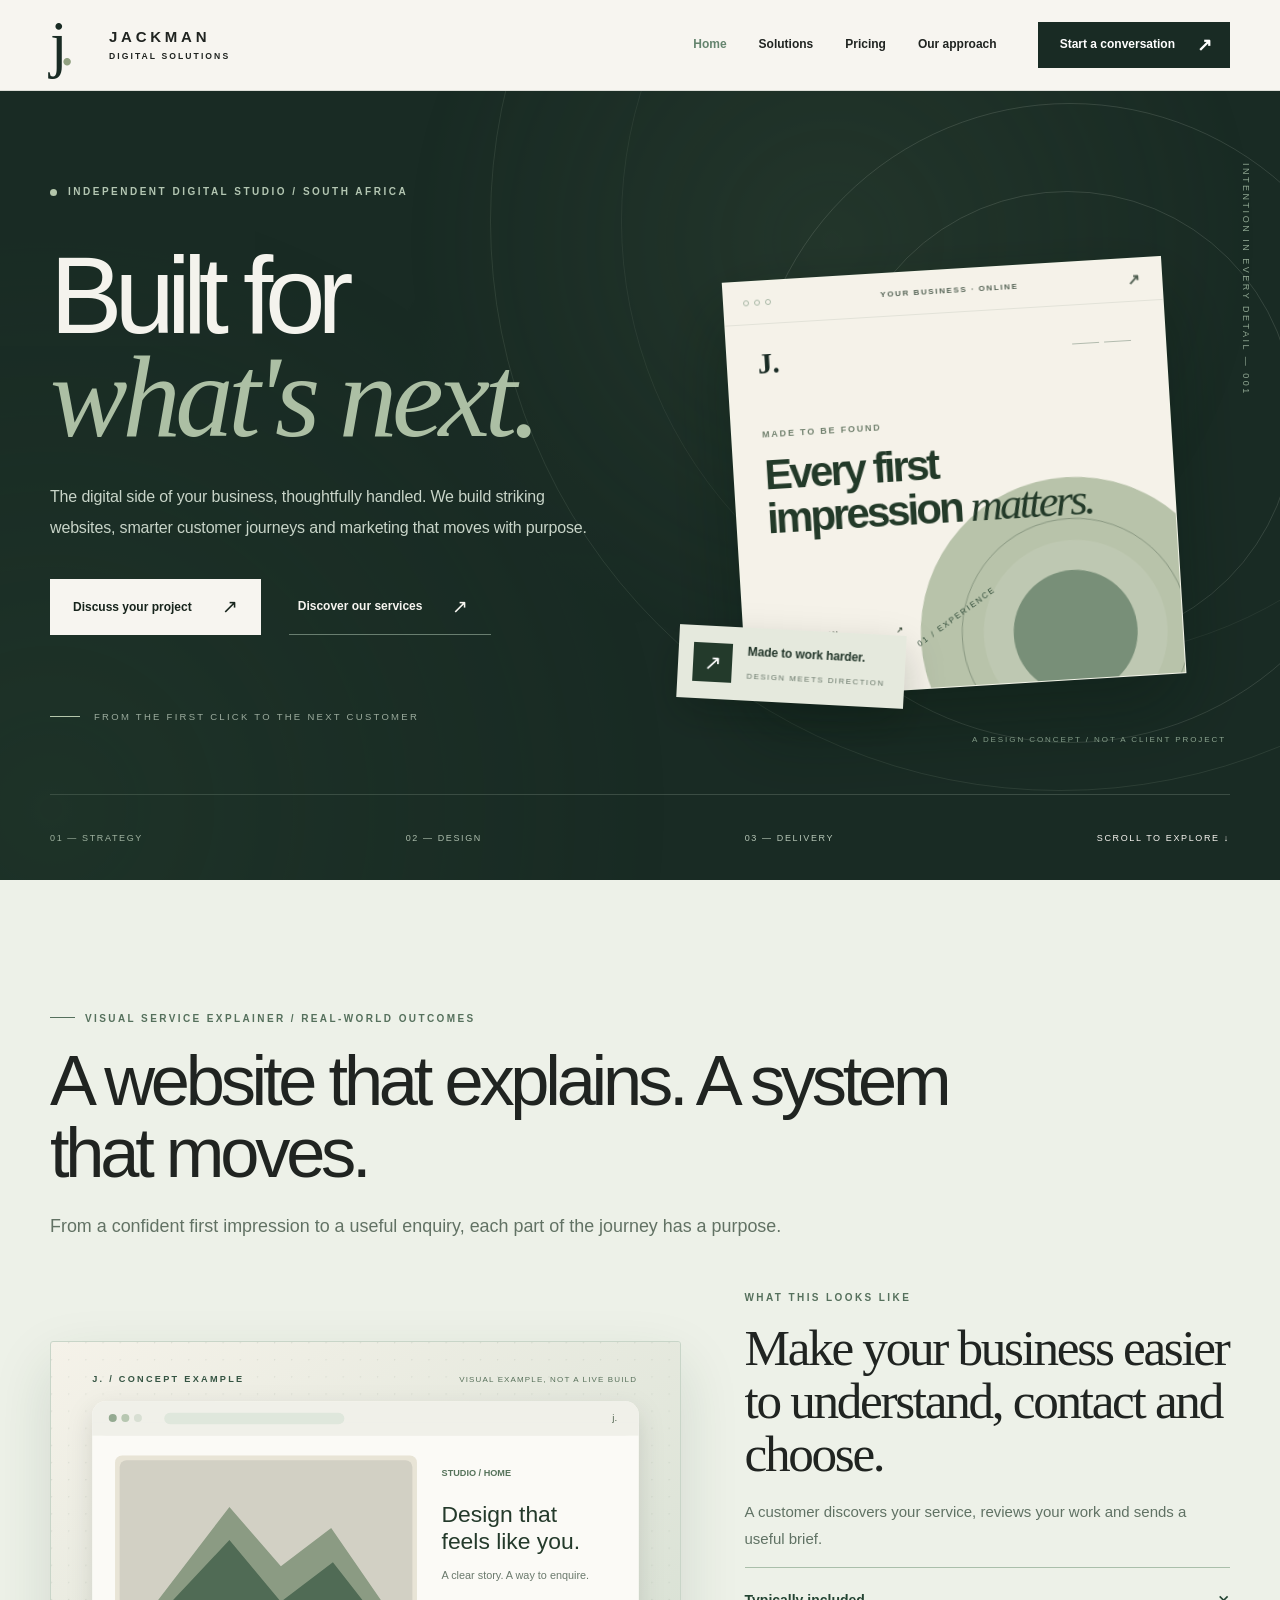
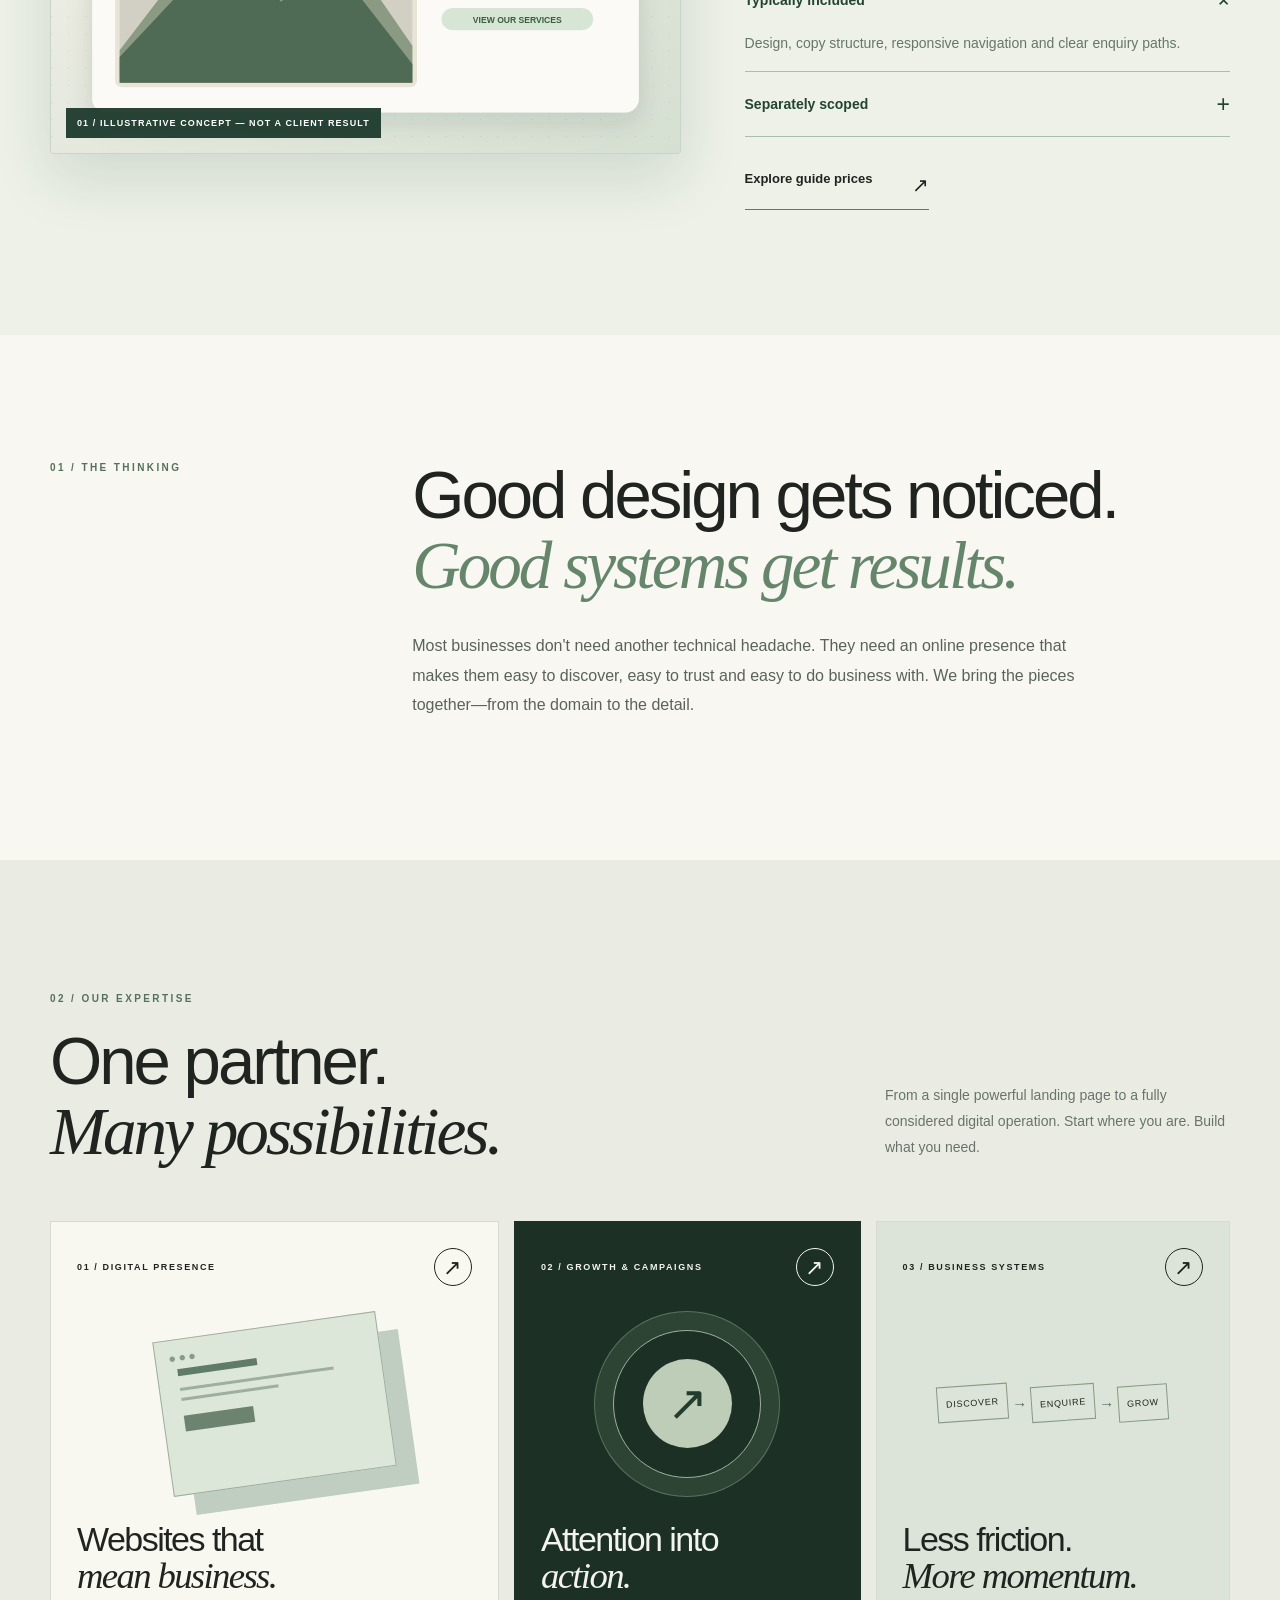
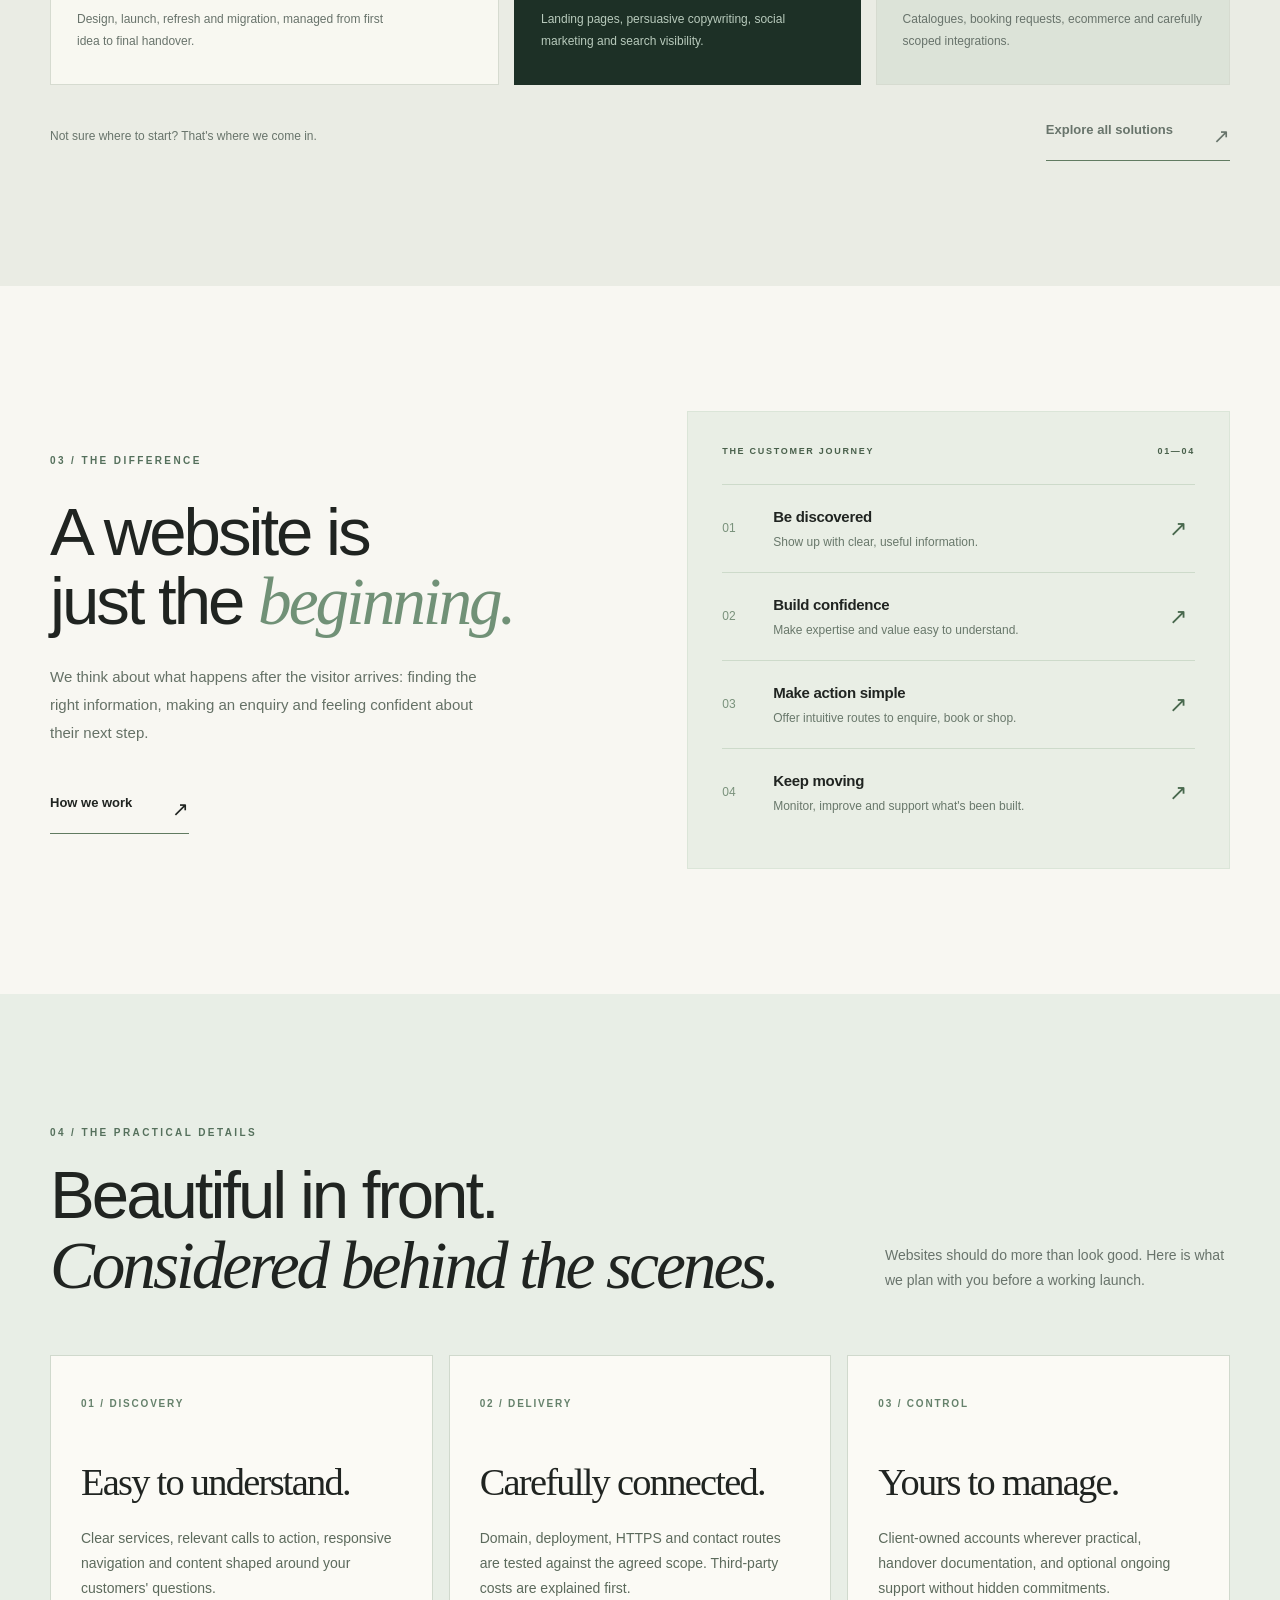
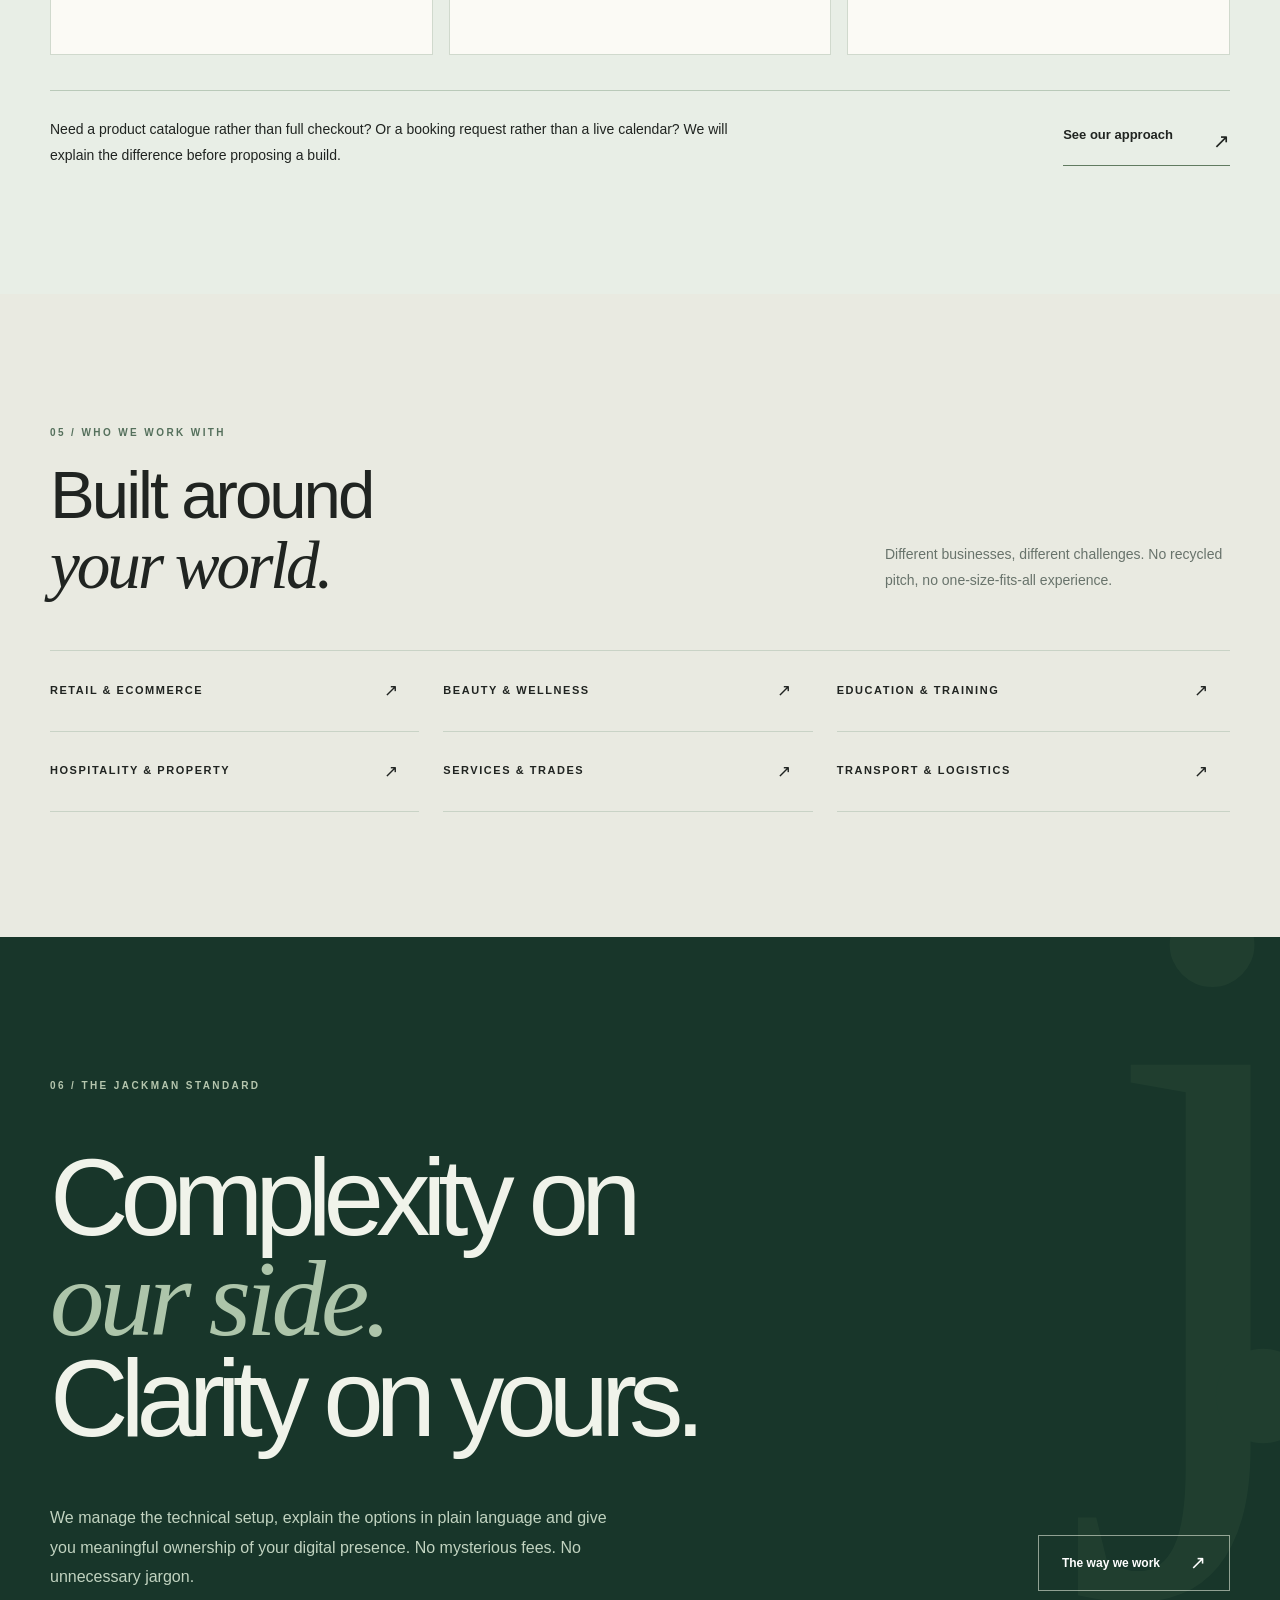
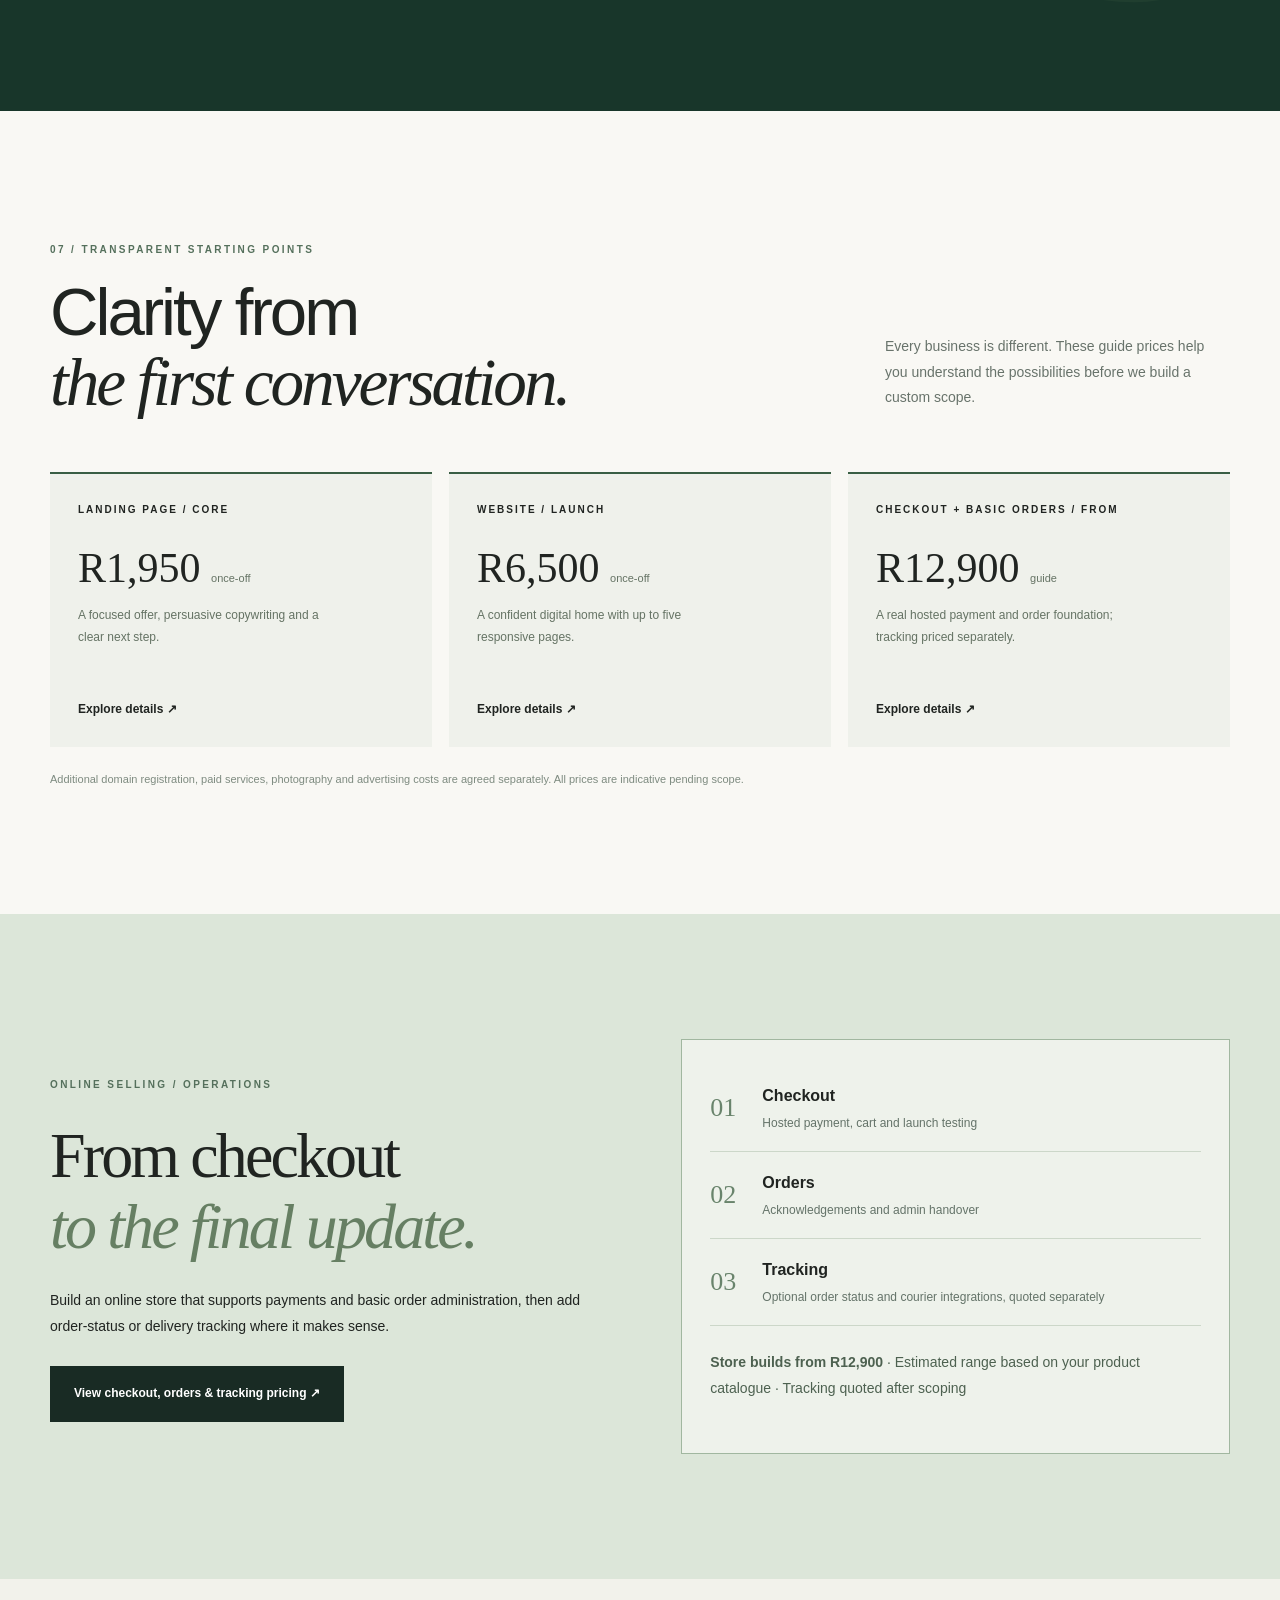
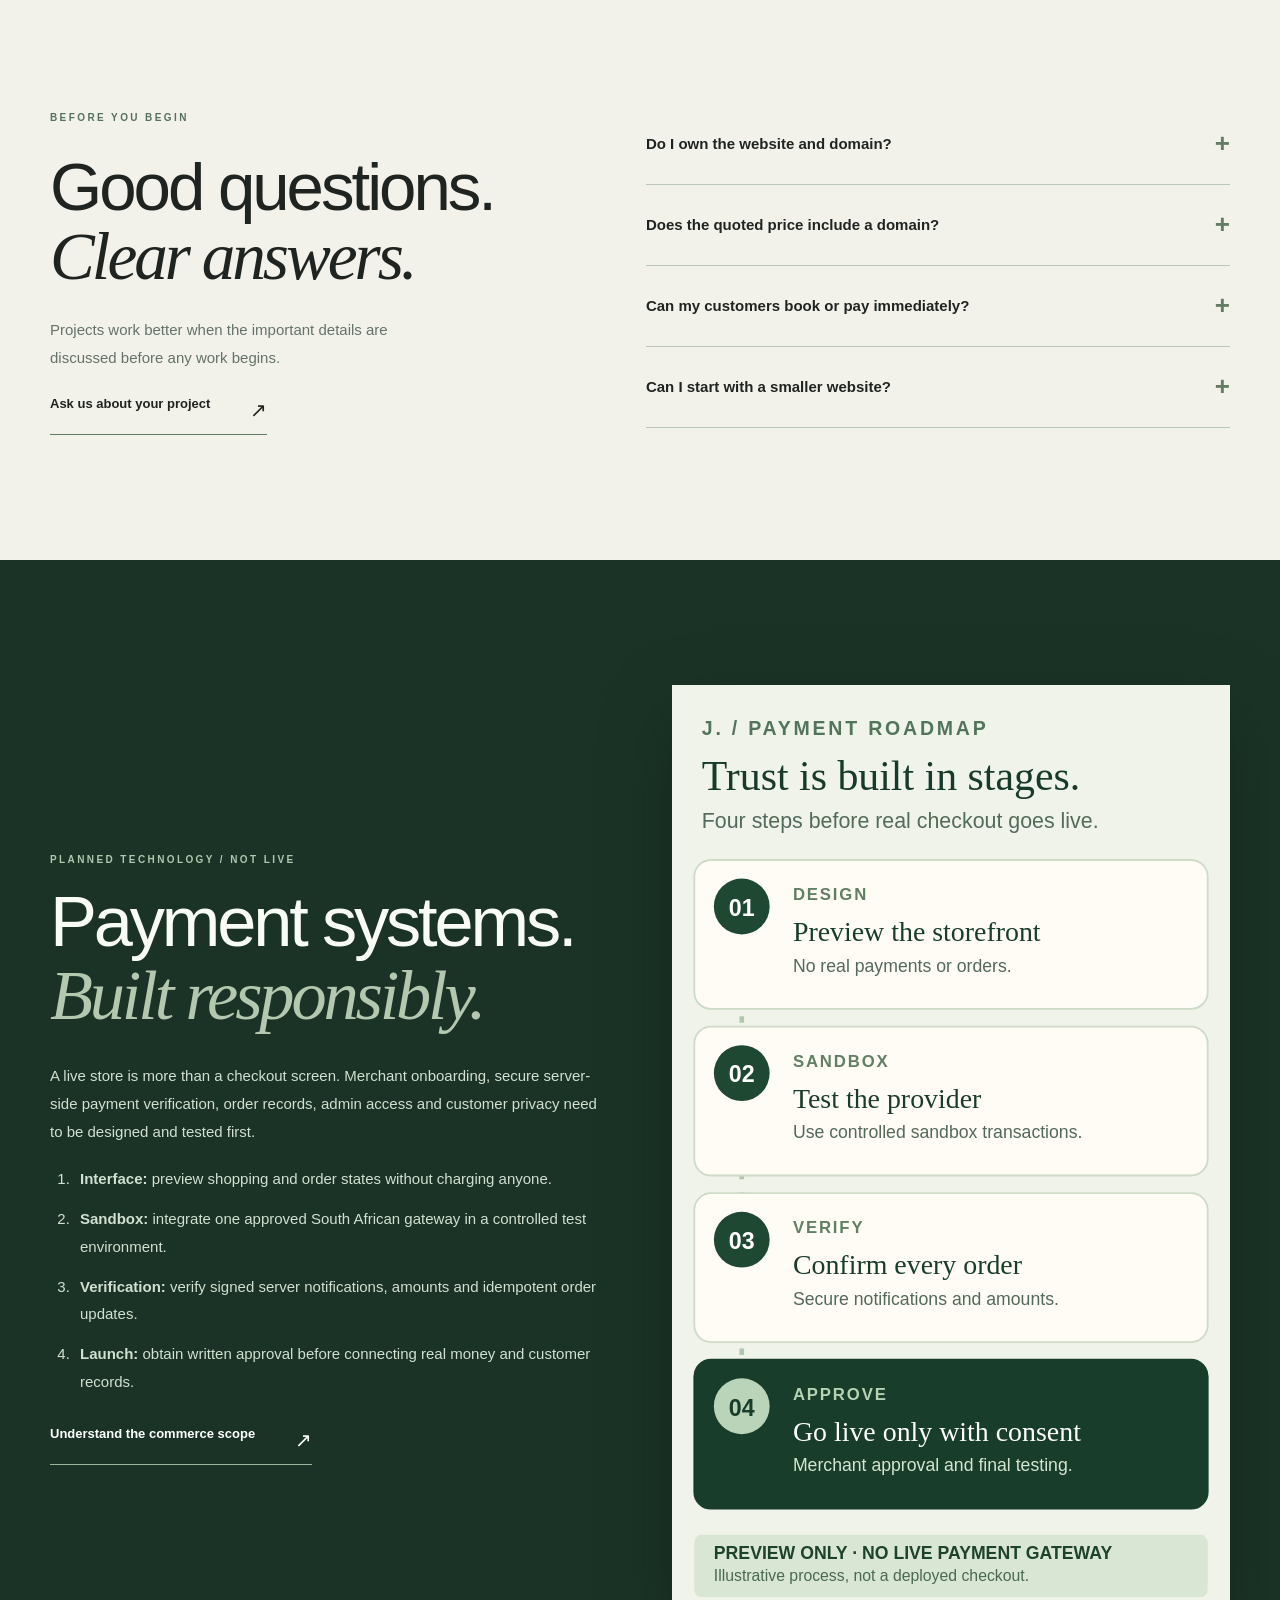
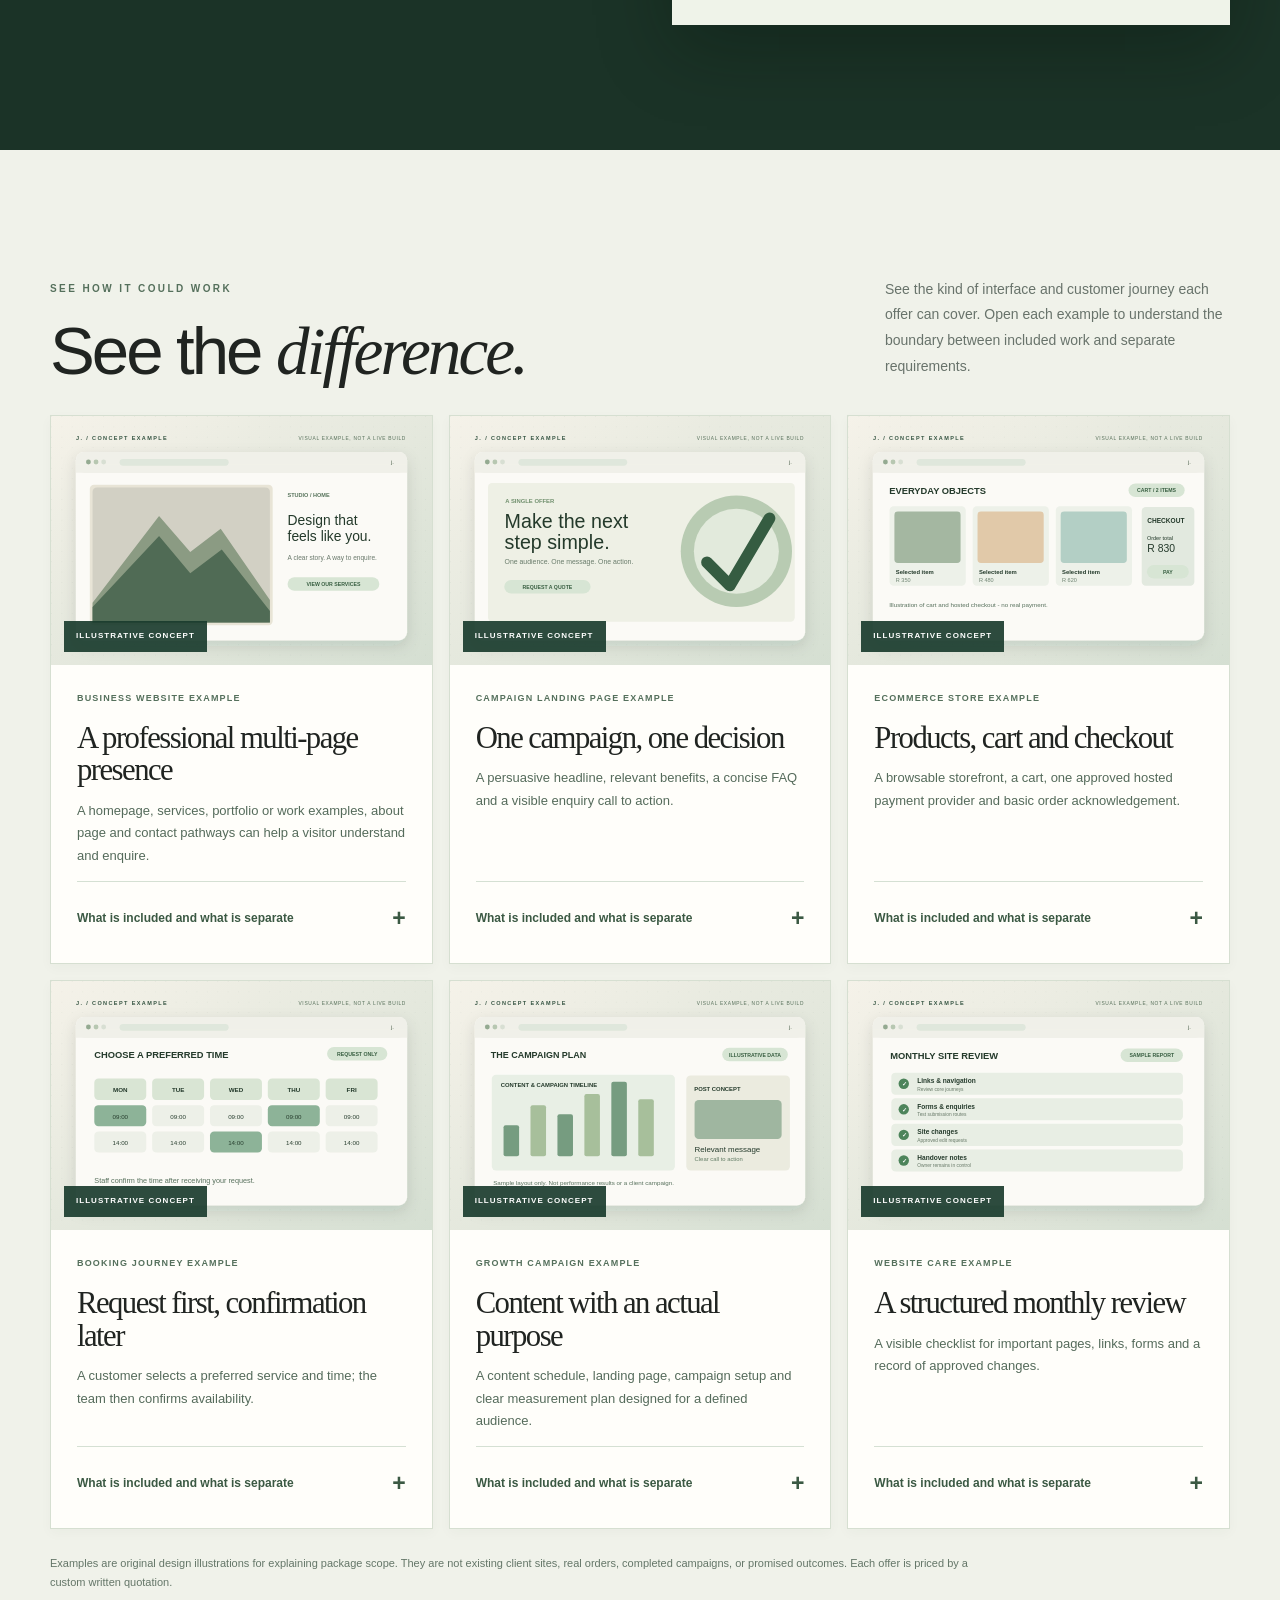
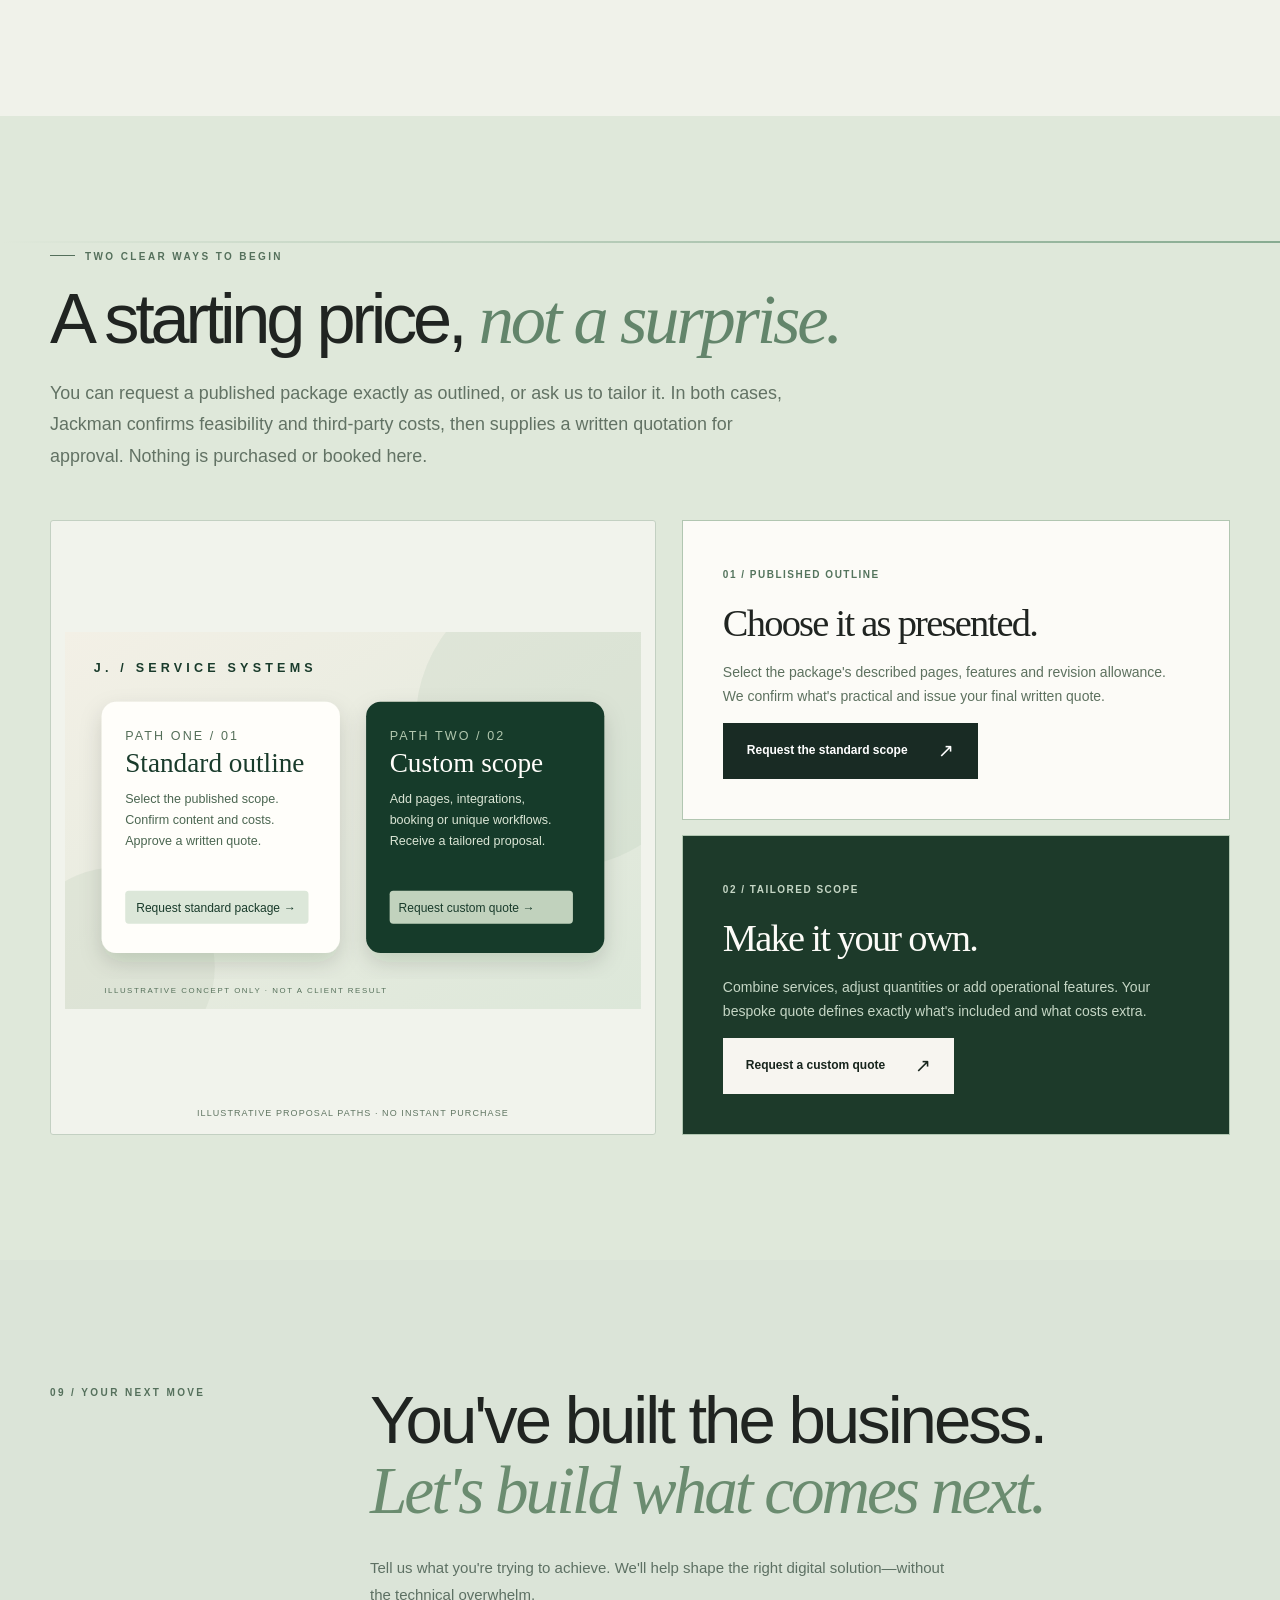
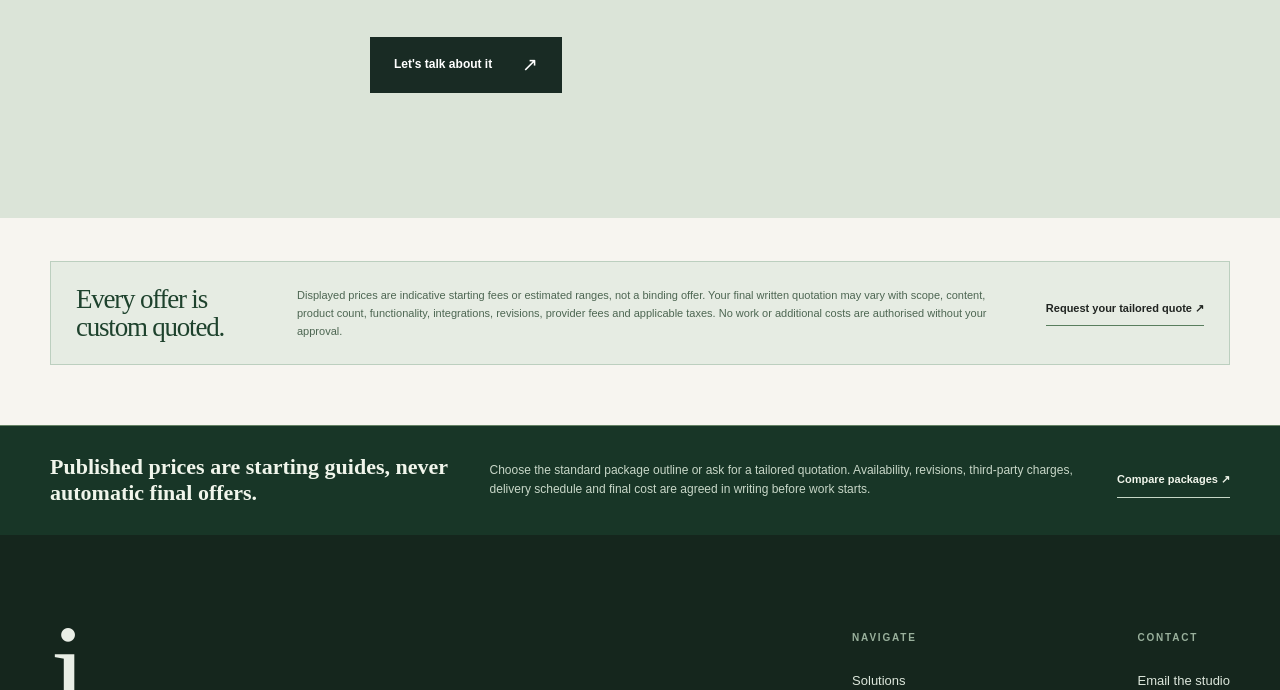
<file: index.html>
<!DOCTYPE html>

<html lang="en-ZA"><head><meta charset="utf-8"/><meta content="width=device-width,initial-scale=1" name="viewport"/><meta content="#192b24" name="theme-color"/><meta content="Jackman Digital Solutions creates considered websites, landing pages, copywriting, marketing and practical digital systems for businesses." name="description"/><meta content="noindex,nofollow" name="robots"/><title>Premium websites, marketing &amp; digital systems | Jackman Digital Solutions — Preview</title><link href="assets/favicon.svg" rel="icon" type="image/svg+xml"/><link href="assets/styles.css" rel="stylesheet"/><link href="assets/motion.css" rel="stylesheet"/><script defer="" src="assets/main.js"></script><script defer="" src="assets/motion.js"></script><script defer="True" src="assets/v4.js"></script></head><body class="home motion-enabled"><a class="skip-link" href="#main">Skip to content</a>
<header class="site-header" id="top"><div class="nav-shell page-wrap">
<a aria-label="Jackman Digital Solutions, home" class="brand" href="index.html"><span class="brand-symbol">j<span>.</span></span><span class="brand-label">JACKMAN<small>DIGITAL SOLUTIONS</small></span></a>
<button aria-controls="navigation" aria-expanded="false" aria-label="Open navigation" class="menu-toggle"><span></span><span></span></button>
<nav aria-label="Main navigation" class="nav" id="navigation"><a aria-current="page" href="index.html">Home</a><a href="solutions.html">Solutions</a><a href="pricing.html">Pricing</a><a href="approach.html">Our approach</a><a class="nav-cta" href="contact.html">Start a conversation <span aria-hidden="true">↗</span></a></nav>
</div></header><main id="main">
<section class="hero-home"><div class="hero-noise"></div><div class="hero-arc"></div>
<div class="page-wrap hero-grid"><div class="hero-copy"><div class="eyebrow hero-eyebrow"><span class="line-dot"></span> INDEPENDENT DIGITAL STUDIO / SOUTH AFRICA</div><h1>Built for<br/><em>what's next.</em></h1><p class="hero-intro">The digital side of your business, thoughtfully handled. We build striking websites, smarter customer journeys and marketing that moves with purpose.</p><div class="hero-actions"><a class="btn btn-light" href="contact.html">Discuss your project <span>↗</span></a><a class="btn btn-text-light" href="solutions.html">Discover our services <span>↗</span></a></div><div class="hero-fine"><span class="hero-rule"></span> FROM THE FIRST CLICK TO THE NEXT CUSTOMER</div></div>
<div aria-label="Decorative concept of a premium website and customer enquiry flow" class="hero-visual"><div class="vertical-stamp">INTENTION IN EVERY DETAIL — 001</div><div class="scene-ring ring-one"></div><div class="scene-ring ring-two"></div>
<div class="browser-concept"><div class="browser-top"><div class="browser-dots"><i></i><i></i><i></i></div><span>YOUR BUSINESS · ONLINE</span><span>↗</span></div><div class="browser-main"><div class="concept-logo">J.</div><div class="concept-lines"><span></span><span></span></div><div class="concept-eyebrow">MADE TO BE FOUND</div><div class="concept-heading">Every first<br/>impression <em>matters.</em></div><div class="concept-cta">LET'S BEGIN <span>↗</span></div><div class="concept-art"><div class="concept-orbit"></div><span>01 / EXPERIENCE</span></div></div></div>
<div class="floating-label"><span class="float-icon">↗</span><span><strong>Made to work harder.</strong><small>DESIGN MEETS DIRECTION</small></span></div><div class="scene-caption">A DESIGN CONCEPT / NOT A CLIENT PROJECT</div></div></div>
<div class="hero-bottom page-wrap"><span>01 — STRATEGY</span><span>02 — DESIGN</span><span>03 — DELIVERY</span><span>SCROLL TO EXPLORE ↓</span></div></section><section aria-labelledby="v4-story-title" class="v4-story section-pad"><div class="page-wrap"><div class="v4-story-head" data-reveal=""><span class="section-kicker">VISUAL SERVICE EXPLAINER / REAL-WORLD OUTCOMES</span><h2 id="v4-story-title">A website that explains. A system that moves.</h2><p>From a confident first impression to a useful enquiry, each part of the journey has a purpose.</p></div><div class="v4-story-grid"><div class="v4-story-visual v4-image-reveal" data-reveal=""><img alt="Concept illustration demonstrating real-world outcomes, not actual client work" decoding="async" height="720" loading="lazy" src="assets/examples/website.svg" width="1100"/><span>01 / ILLUSTRATIVE CONCEPT — NOT A CLIENT RESULT</span></div><div class="v4-story-details" data-reveal=""><span class="section-kicker">WHAT THIS LOOKS LIKE</span><h3>Make your business easier to understand, contact and choose.</h3><p>A customer discovers your service, reviews your work and sends a useful brief.</p><details class="v4-detail" open=""><summary>Typically included <span aria-hidden="true">+</span></summary><p>Design, copy structure, responsive navigation and clear enquiry paths.</p></details><details class="v4-detail"><summary>Separately scoped <span aria-hidden="true">+</span></summary><p>Domain purchase, paid tools, photography and specialised backend flows.</p></details><a class="text-link" href="pricing.html">Explore guide prices <span aria-hidden="true">↗</span></a></div></div></div></section>
<section class="intro-statement section-pad" data-reveal=""><div class="page-wrap statement-grid"><span class="section-kicker">01 / THE THINKING</span><div><h2>Good design gets noticed.<br/><em>Good systems get results.</em></h2><p>Most businesses don't need another technical headache. They need an online presence that makes them easy to discover, easy to trust and easy to do business with. We bring the pieces together—from the domain to the detail.</p></div></div></section>
<section class="service-section section-pad" id="solutions"><div class="page-wrap"><div class="section-heading" data-reveal="" data-reveal-delay="0"><div><span class="section-kicker">02 / OUR EXPERTISE</span><h2>One partner.<br/><em>Many possibilities.</em></h2></div><p>From a single powerful landing page to a fully considered digital operation. Start where you are. Build what you need.</p></div>
<div class="service-grid"><a class="service-tile tile-large" data-reveal="" href="solutions.html#websites"><div class="tile-top"><span>01 / DIGITAL PRESENCE</span><span class="round-arrow">↗</span></div><div class="tile-illustration"><div class="tile-browser"><b></b><span></span><span></span><i></i></div></div><div><h3>Websites that<br/><em>mean business.</em></h3><p>Design, launch, refresh and migration, managed from first idea to final handover.</p></div></a>
<a class="service-tile tile-dark" data-reveal="" href="solutions.html#marketing"><div class="tile-top"><span>02 / GROWTH &amp; CAMPAIGNS</span><span class="round-arrow">↗</span></div><div class="tile-illustration graphic-target"><div class="target-outer"><div class="target-inner"><span>↗</span></div></div></div><div><h3>Attention into<br/><em>action.</em></h3><p>Landing pages, persuasive copywriting, social marketing and search visibility.</p></div></a>
<a class="service-tile tile-outline" data-reveal="" href="solutions.html#systems"><div class="tile-top"><span>03 / BUSINESS SYSTEMS</span><span class="round-arrow">↗</span></div><div class="tile-illustration flow-art"><span class="flow-node">DISCOVER</span><span class="flow-join">→</span><span class="flow-node">ENQUIRE</span><span class="flow-join">→</span><span class="flow-node">GROW</span></div><div><h3>Less friction.<br/><em>More momentum.</em></h3><p>Catalogues, booking requests, ecommerce and carefully scoped integrations.</p></div></a></div>
<div class="section-link"><span>Not sure where to start? That's where we come in.</span><a class="text-link" href="solutions.html">Explore all solutions <span>↗</span></a></div></div></section>
<section class="outcome-section section-pad"><div class="page-wrap outcome-grid"><div class="outcome-left" data-reveal="" data-reveal-delay="0"><span class="section-kicker">03 / THE DIFFERENCE</span><h2>A website is<br/>just the <em>beginning.</em></h2><p>We think about what happens after the visitor arrives: finding the right information, making an enquiry and feeling confident about their next step.</p><a class="text-link" href="approach.html">How we work <span>↗</span></a></div><div class="outcome-journey"><div class="journey-top"><span>THE CUSTOMER JOURNEY</span><span>01—04</span></div><div class="journey-list"><div class="journey-line" data-reveal=""><i>01</i><div><b>Be discovered</b><span>Show up with clear, useful information.</span></div><span class="journey-mark">↗</span></div><div class="journey-line" data-reveal=""><i>02</i><div><b>Build confidence</b><span>Make expertise and value easy to understand.</span></div><span class="journey-mark">↗</span></div><div class="journey-line" data-reveal=""><i>03</i><div><b>Make action simple</b><span>Offer intuitive routes to enquire, book or shop.</span></div><span class="journey-mark">↗</span></div><div class="journey-line" data-reveal=""><i>04</i><div><b>Keep moving</b><span>Monitor, improve and support what's been built.</span></div><span class="journey-mark">↗</span></div></div></div></div></section><section aria-labelledby="essentials-title" class="v3-essentials section-pad"><div class="page-wrap"><div class="section-heading" data-reveal="" data-reveal-delay="1"><div><span class="section-kicker">04 / THE PRACTICAL DETAILS</span><h2 id="essentials-title">Beautiful in front.<br/><em>Considered behind the scenes.</em></h2></div><p>Websites should do more than look good. Here is what we plan with you before a working launch.</p></div><div class="v3-essentials-grid"><article class="v3-detail" data-reveal=""><span>01 / DISCOVERY</span><h3>Easy to understand.</h3><p>Clear services, relevant calls to action, responsive navigation and content shaped around your customers' questions.</p></article><article class="v3-detail" data-reveal=""><span>02 / DELIVERY</span><h3>Carefully connected.</h3><p>Domain, deployment, HTTPS and contact routes are tested against the agreed scope. Third-party costs are explained first.</p></article><article class="v3-detail" data-reveal=""><span>03 / CONTROL</span><h3>Yours to manage.</h3><p>Client-owned accounts wherever practical, handover documentation, and optional ongoing support without hidden commitments.</p></article></div><div class="v3-essential-bottom"><p>Need a product catalogue rather than full checkout? Or a booking request rather than a live calendar? We will explain the difference before proposing a build.</p><a class="text-link" href="approach.html">See our approach <span aria-hidden="true">↗</span></a></div></div></section>
<section class="industries-section section-pad"><div class="page-wrap"><span class="section-kicker">05 / WHO WE WORK WITH</span><div class="section-heading industry-title" data-reveal="" data-reveal-delay="2"><h2>Built around<br/><em>your world.</em></h2><p>Different businesses, different challenges. No recycled pitch, no one-size-fits-all experience.</p></div><div class="industry-list"><span data-reveal="">RETAIL &amp; ECOMMERCE <b>↗</b></span><span data-reveal="">BEAUTY &amp; WELLNESS <b>↗</b></span><span data-reveal="">EDUCATION &amp; TRAINING <b>↗</b></span><span data-reveal="">HOSPITALITY &amp; PROPERTY <b>↗</b></span><span data-reveal="">SERVICES &amp; TRADES <b>↗</b></span><span data-reveal="">TRANSPORT &amp; LOGISTICS <b>↗</b></span></div></div></section>
<section class="manifesto-block"><div class="manifesto-shadow">j.</div><div class="page-wrap manifesto-inner"><div class="section-kicker light-kicker">06 / THE JACKMAN STANDARD</div><h2 data-reveal="">Complexity on<br/><em>our side.</em><br/>Clarity on yours.</h2><div class="manifesto-bottom"><p>We manage the technical setup, explain the options in plain language and give you meaningful ownership of your digital presence. No mysterious fees. No unnecessary jargon.</p><a class="btn btn-outline-light" href="approach.html">The way we work <span>↗</span></a></div></div></section>
<section class="price-preview section-pad"><div class="page-wrap"><div class="section-heading" data-reveal="" data-reveal-delay="0"><div><span class="section-kicker">07 / TRANSPARENT STARTING POINTS</span><h2>Clarity from<br/><em>the first conversation.</em></h2></div><p>Every business is different. These guide prices help you understand the possibilities before we build a custom scope.</p></div><div class="price-preview-grid"><a class="price-minicard" data-reveal="" data-reveal-delay="0" href="pricing.html"><span>LANDING PAGE / CORE</span><div>R1,950 <small>once-off</small></div><p>A focused offer, persuasive copywriting and a clear next step.</p><strong>Explore details ↗</strong></a><a class="price-minicard" data-reveal="" data-reveal-delay="1" href="pricing.html"><span>WEBSITE / LAUNCH</span><div>R6,500 <small>once-off</small></div><p>A confident digital home with up to five responsive pages.</p><strong>Explore details ↗</strong></a><a class="price-minicard" data-reveal="" data-reveal-delay="2" href="checkout-orders-tracking.html"><span>CHECKOUT + BASIC ORDERS / FROM</span><div>R12,900 <small>guide</small></div><p>A real hosted payment and order foundation; tracking priced separately.</p><strong>Explore details ↗</strong></a></div><p class="pricing-footnote">Additional domain registration, paid services, photography and advertising costs are agreed separately. All prices are indicative pending scope.</p></div></section><section aria-labelledby="cot-home-title" class="cot-home-spotlight section-pad"><div class="page-wrap cot-home-grid"><div data-reveal=""><span class="section-kicker">ONLINE SELLING / OPERATIONS</span><h2 id="cot-home-title">From checkout<br/><em>to the final update.</em></h2><p>Build an online store that supports payments and basic order administration, then add order-status or delivery tracking where it makes sense.</p><a class="btn btn-dark" href="checkout-orders-tracking.html">View checkout, orders &amp; tracking pricing ↗</a></div><div class="cot-home-flow" data-reveal=""><div><span>01</span><strong>Checkout</strong><small>Hosted payment, cart and launch testing</small></div><div><span>02</span><strong>Orders</strong><small>Acknowledgements and admin handover</small></div><div><span>03</span><strong>Tracking</strong><small>Optional order status and courier integrations, quoted separately</small></div><p><b>Store builds from R12,900</b> · Estimated range based on your product catalogue · Tracking quoted after scoping</p></div></div></section><section aria-labelledby="faq-title" class="v3-faq section-pad"><div class="page-wrap v3-faq-grid"><div data-reveal=""><span class="section-kicker">BEFORE YOU BEGIN</span><h2 id="faq-title">Good questions.<br/><em>Clear answers.</em></h2><p>Projects work better when the important details are discussed before any work begins.</p><a class="text-link" href="contact.html">Ask us about your project <span aria-hidden="true">↗</span></a></div><div class="v3-faq-list"><details data-reveal=""><summary>Do I own the website and domain?<span aria-hidden="true">+</span></summary><p>Our preference is client-owned domains and service accounts. Bespoke source rights and reusable components are explained in the signed agreement.</p></details><details data-reveal=""><summary>Does the quoted price include a domain?<span aria-hidden="true">+</span></summary><p>Domain purchase, renewal, paid email, advertising and other third-party fees are separate unless specifically included in your written quote.</p></details><details data-reveal=""><summary>Can my customers book or pay immediately?<span aria-hidden="true">+</span></summary><p>Enquiry-only catalogues, WhatsApp booking requests, real calendar reservations and checkout are different services. We scope the actual workflow and integrations first.</p></details><details data-reveal=""><summary>Can I start with a smaller website?<span aria-hidden="true">+</span></summary><p>Yes. We offer a small showcase, a focused landing page and fuller websites, depending on your goals and available content.</p></details></div></div></section>
<section aria-labelledby="v4-payment-title" class="v4-payment-preview section-pad"><div class="page-wrap v4-payment-grid"><div data-reveal=""><span class="section-kicker">PLANNED TECHNOLOGY / NOT LIVE</span><h2 id="v4-payment-title">Payment systems. <em>Built responsibly.</em></h2><p>A live store is more than a checkout screen. Merchant onboarding, secure server-side payment verification, order records, admin access and customer privacy need to be designed and tested first.</p><ol class="v4-steps"><li><b>Interface:</b> preview shopping and order states without charging anyone.</li><li><b>Sandbox:</b> integrate one approved South African gateway in a controlled test environment.</li><li><b>Verification:</b> verify signed server notifications, amounts and idempotent order updates.</li><li><b>Launch:</b> obtain written approval before connecting real money and customer records.</li></ol><a class="text-link" href="checkout-orders-tracking.html">Understand the commerce scope <span aria-hidden="true">↗</span></a></div><div class="v4-payment-art v4-image-reveal" data-reveal=""><picture><source media="(max-width: 640px)" srcset="assets/examples/payment-roadmap-mobile.svg" type="image/svg+xml"/><img src="assets/examples/payment-roadmap.svg" alt="Four-stage illustration from static design through payment sandbox and verification to authorised go-live" width="1100" height="720" decoding="async" loading="lazy"/></picture></div></div></section><section aria-labelledby="example-gallery-title" class="examples-section section-pad"><div class="page-wrap"><div class="section-heading" data-reveal="" data-reveal-delay="1"><div><span class="section-kicker">SEE HOW IT COULD WORK</span><h2 id="example-gallery-title">See the <em>difference.</em></h2></div><p>See the kind of interface and customer journey each offer can cover. Open each example to understand the boundary between included work and separate requirements.</p></div><div class="example-grid"><article class="example-card" data-reveal=""><div class="example-image-wrap v4-image-reveal"><img alt="Illustrative business website example showing a sample customer interface, not a real client project" decoding="async" height="720" loading="lazy" src="assets/examples/website.svg" width="1100"/><span class="example-image-label">ILLUSTRATIVE CONCEPT</span></div><div class="example-card-body"><span class="section-kicker">BUSINESS WEBSITE EXAMPLE</span><h3>A professional multi-page presence</h3><p>A homepage, services, portfolio or work examples, about page and contact pathways can help a visitor understand and enquire.</p><details class="example-scope"><summary>What is included and what is separate <span aria-hidden="true">+</span></summary><p>Website Launch: up to five responsive pages. Domain purchase, paid email and complex integrations are separately assessed.</p></details></div></article><article class="example-card" data-reveal=""><div class="example-image-wrap v4-image-reveal"><img alt="Illustrative campaign landing page example showing a sample customer interface, not a real client project" decoding="async" height="720" loading="lazy" src="assets/examples/landing.svg" width="1100"/><span class="example-image-label">ILLUSTRATIVE CONCEPT</span></div><div class="example-card-body"><span class="section-kicker">CAMPAIGN LANDING PAGE EXAMPLE</span><h3>One campaign, one decision</h3><p>A persuasive headline, relevant benefits, a concise FAQ and a visible enquiry call to action.</p><details class="example-scope"><summary>What is included and what is separate <span aria-hidden="true">+</span></summary><p>Core: short original copy and an enquiry link. Plus: research, FAQ and one form or tailored routing.</p></details></div></article><article class="example-card" data-reveal=""><div class="example-image-wrap v4-image-reveal"><img alt="Illustrative ecommerce store example showing a sample customer interface, not a real client project" decoding="async" height="720" loading="lazy" src="assets/examples/store.svg" width="1100"/><span class="example-image-label">ILLUSTRATIVE CONCEPT</span></div><div class="example-card-body"><span class="section-kicker">ECOMMERCE STORE EXAMPLE</span><h3>Products, cart and checkout</h3><p>A browsable storefront, a cart, one approved hosted payment provider and basic order acknowledgement.</p><details class="example-scope"><summary>What is included and what is separate <span aria-hidden="true">+</span></summary><p>Prices vary with product count, variations and operational needs. Payment fees and delivery rules are separate.</p></details></div></article><article class="example-card" data-reveal=""><div class="example-image-wrap v4-image-reveal"><img alt="Illustrative booking journey example showing a sample customer interface, not a real client project" decoding="async" height="720" loading="lazy" src="assets/examples/booking.svg" width="1100"/><span class="example-image-label">ILLUSTRATIVE CONCEPT</span></div><div class="example-card-body"><span class="section-kicker">BOOKING JOURNEY EXAMPLE</span><h3>Request first, confirmation later</h3><p>A customer selects a preferred service and time; the team then confirms availability.</p><details class="example-scope"><summary>What is included and what is separate <span aria-hidden="true">+</span></summary><p>A booking request does not reserve a slot. Live calendar scheduling needs a real backend and separate scope.</p></details></div></article><article class="example-card" data-reveal=""><div class="example-image-wrap v4-image-reveal"><img alt="Illustrative growth campaign example showing a sample customer interface, not a real client project" decoding="async" height="720" loading="lazy" src="assets/examples/marketing.svg" width="1100"/><span class="example-image-label">ILLUSTRATIVE CONCEPT</span></div><div class="example-card-body"><span class="section-kicker">GROWTH CAMPAIGN EXAMPLE</span><h3>Content with an actual purpose</h3><p>A content schedule, landing page, campaign setup and clear measurement plan designed for a defined audience.</p><details class="example-scope"><summary>What is included and what is separate <span aria-hidden="true">+</span></summary><p>This is an illustrative mockup, not performance data. Ad spend and platform fees are separate.</p></details></div></article><article class="example-card" data-reveal=""><div class="example-image-wrap v4-image-reveal"><img alt="Illustrative website care example showing a sample customer interface, not a real client project" decoding="async" height="720" loading="lazy" src="assets/examples/care.svg" width="1100"/><span class="example-image-label">ILLUSTRATIVE CONCEPT</span></div><div class="example-card-body"><span class="section-kicker">WEBSITE CARE EXAMPLE</span><h3>A structured monthly review</h3><p>A visible checklist for important pages, links, forms and a record of approved changes.</p><details class="example-scope"><summary>What is included and what is separate <span aria-hidden="true">+</span></summary><p>Care R950/month includes up to 30 minutes of edits; Local Growth and Marketing Partner add separately defined work.</p></details></div></article></div><p class="example-disclosure">Examples are original design illustrations for explaining package scope. They are not existing client sites, real orders, completed campaigns, or promised outcomes. Each offer is priced by a custom written quotation.</p></div></section><section aria-labelledby="v4-choice-title" class="v4-offer-choice section-pad"><div class="page-wrap"><div class="v4-choice-head" data-reveal=""><span class="section-kicker">TWO CLEAR WAYS TO BEGIN</span><h2 id="v4-choice-title">A starting price, <em>not a surprise.</em></h2><p>You can request a published package exactly as outlined, or ask us to tailor it. In both cases, Jackman confirms feasibility and third-party costs, then supplies a written quotation for approval. Nothing is purchased or booked here.</p></div><div class="v4-choice-layout"><div class="v4-choice-art v4-image-reveal" data-reveal=""><img alt="Two illustrated enquiry routes: choose published package scope or customise a quotation" decoding="async" height="720" loading="lazy" src="assets/examples/standard-custom.svg" width="1100"/><small>Illustrative proposal paths · no instant purchase</small></div><div class="v4-choice-options"><article class="v4-choice-card" data-reveal=""><span>01 / PUBLISHED OUTLINE</span><h3>Choose it as presented.</h3><p>Select the package's described pages, features and revision allowance. We confirm what's practical and issue your final written quote.</p><a class="btn btn-dark" href="contact.html?intent=standard">Request the standard scope <span aria-hidden="true">↗</span></a></article><article class="v4-choice-card v4-choice-card-dark" data-reveal=""><span>02 / TAILORED SCOPE</span><h3>Make it your own.</h3><p>Combine services, adjust quantities or add operational features. Your bespoke quote defines exactly what's included and what costs extra.</p><a class="btn btn-light" href="contact.html?intent=custom">Request a custom quote <span aria-hidden="true">↗</span></a></article></div></div></div></section><section class="cta-final"><div class="page-wrap cta-final-grid"><span class="section-kicker">09 / YOUR NEXT MOVE</span><div><h2 data-reveal="">You've built the business.<br/><em>Let's build what comes next.</em></h2><p>Tell us what you're trying to achieve. We'll help shape the right digital solution—without the technical overwhelm.</p><a class="btn btn-dark" href="contact.html">Let's talk about it <span>↗</span></a></div></div></section>
<aside aria-label="Pricing and quotation information" class="quote-disclaimer page-wrap"><strong>Every offer is custom quoted.</strong><p>Displayed prices are indicative starting fees or estimated ranges, not a binding offer. Your final written quotation may vary with scope, content, product count, functionality, integrations, revisions, provider fees and applicable taxes. No work or additional costs are authorised without your approval.</p><a href="contact.html">Request your tailored quote <span aria-hidden="true">↗</span></a></aside></main><aside aria-label="Starting-price policy" class="v4-price-ribbon"><div class="page-wrap"><strong>Published prices are starting guides, never automatic final offers.</strong><p>Choose the standard package outline or ask for a tailored quotation. Availability, revisions, third-party charges, delivery schedule and final cost are agreed in writing before work starts.</p><a href="pricing.html#package-explorer">Compare packages ↗</a></div></aside><footer class="site-footer"><div class="page-wrap"><div class="footer-top"><div><a class="footer-brand" href="index.html">j<span>.</span></a><div class="footer-tag">Digital thinking.<br/>Real-world impact.</div></div><div class="footer-links"><div><strong>Navigate</strong><a href="solutions.html">Solutions</a><a href="pricing.html">Services &amp; pricing</a><a href="checkout-orders-tracking.html">Checkout, orders &amp; tracking</a><a href="approach.html">Our approach</a><a href="contact.html">Contact</a></div><div><strong>Contact</strong><a href="mailto:dabulavuyo5055@gmail.com">Email the studio</a><a href="https://wa.me/27744679979" rel="noopener noreferrer" target="_blank">WhatsApp</a><a href="tel:+27744679979">074 467 9979</a></div></div></div><div class="footer-bottom"><span>© <span data-year="">2026</span> Jackman Digital Solutions. All rights reserved.</span><span>Independent digital studio · South Africa</span><a href="#top">Back to top ↑</a></div></div></footer></body></html>
</file>
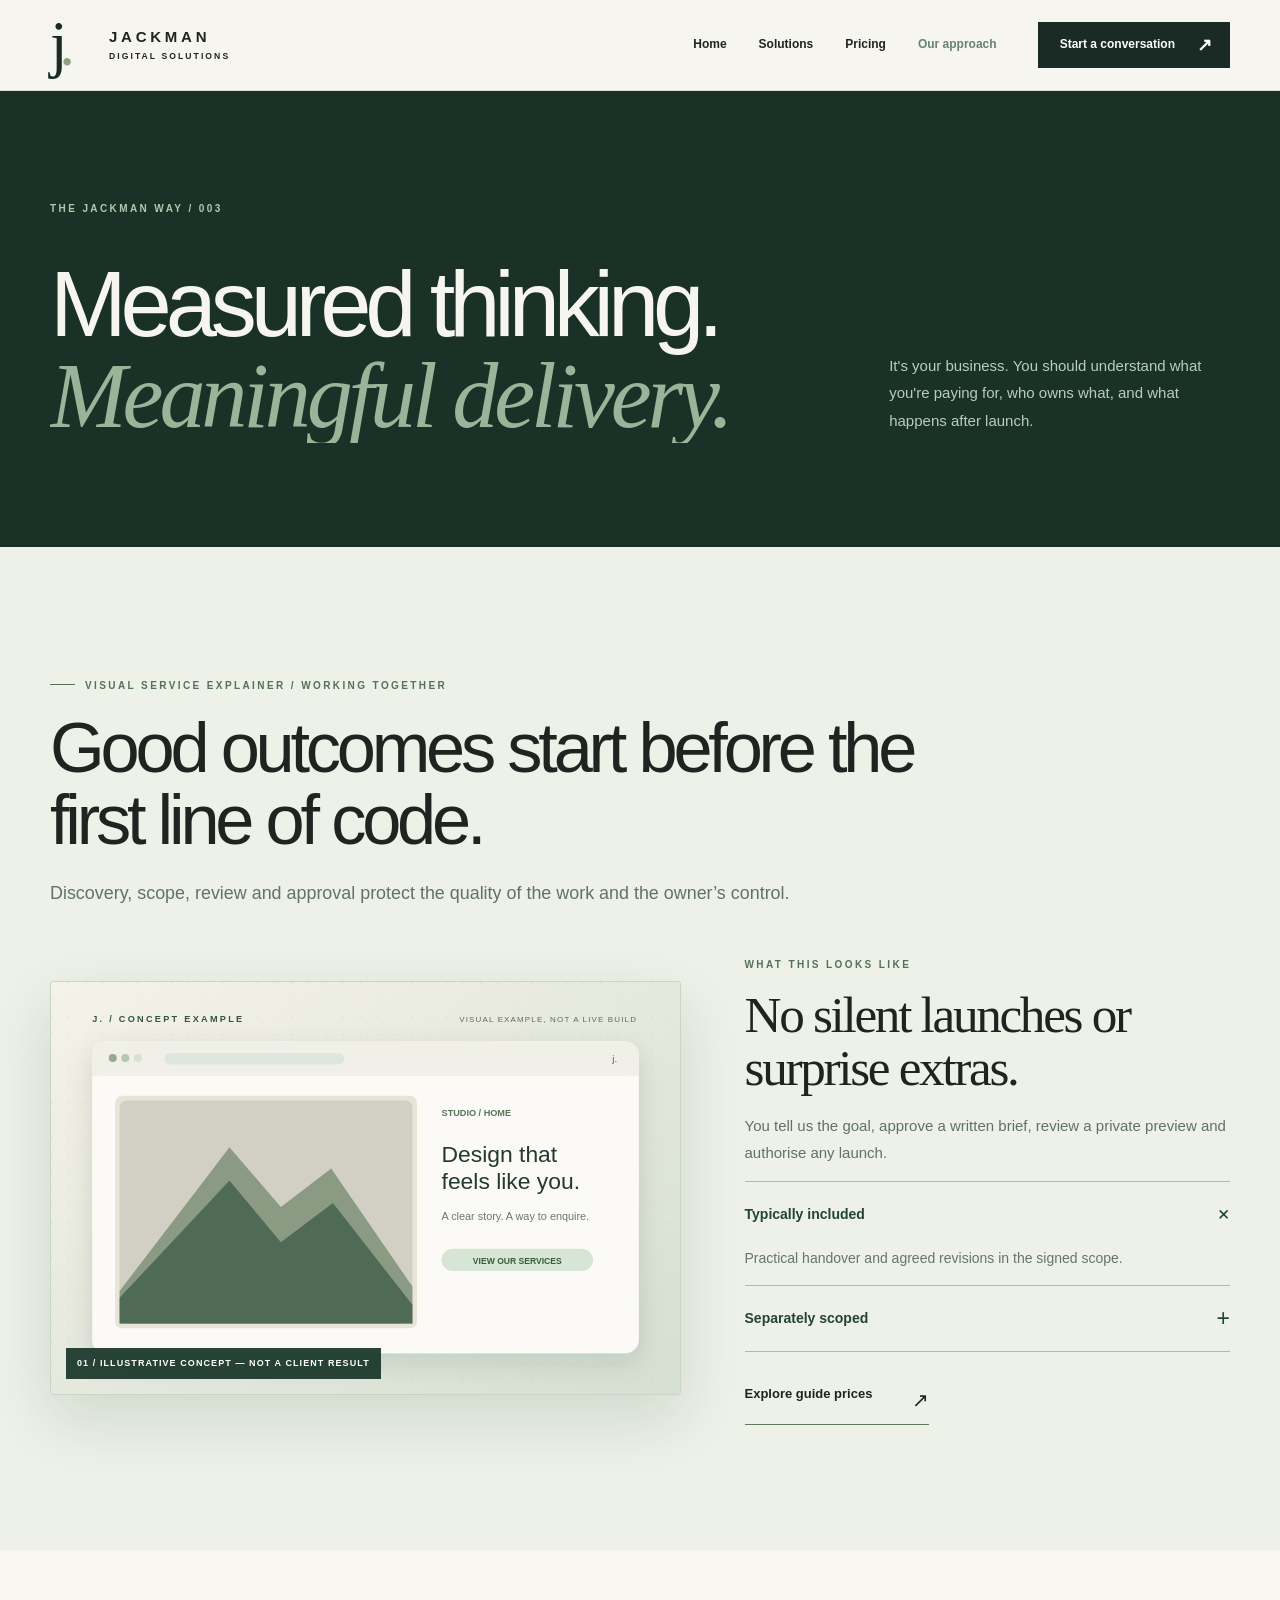
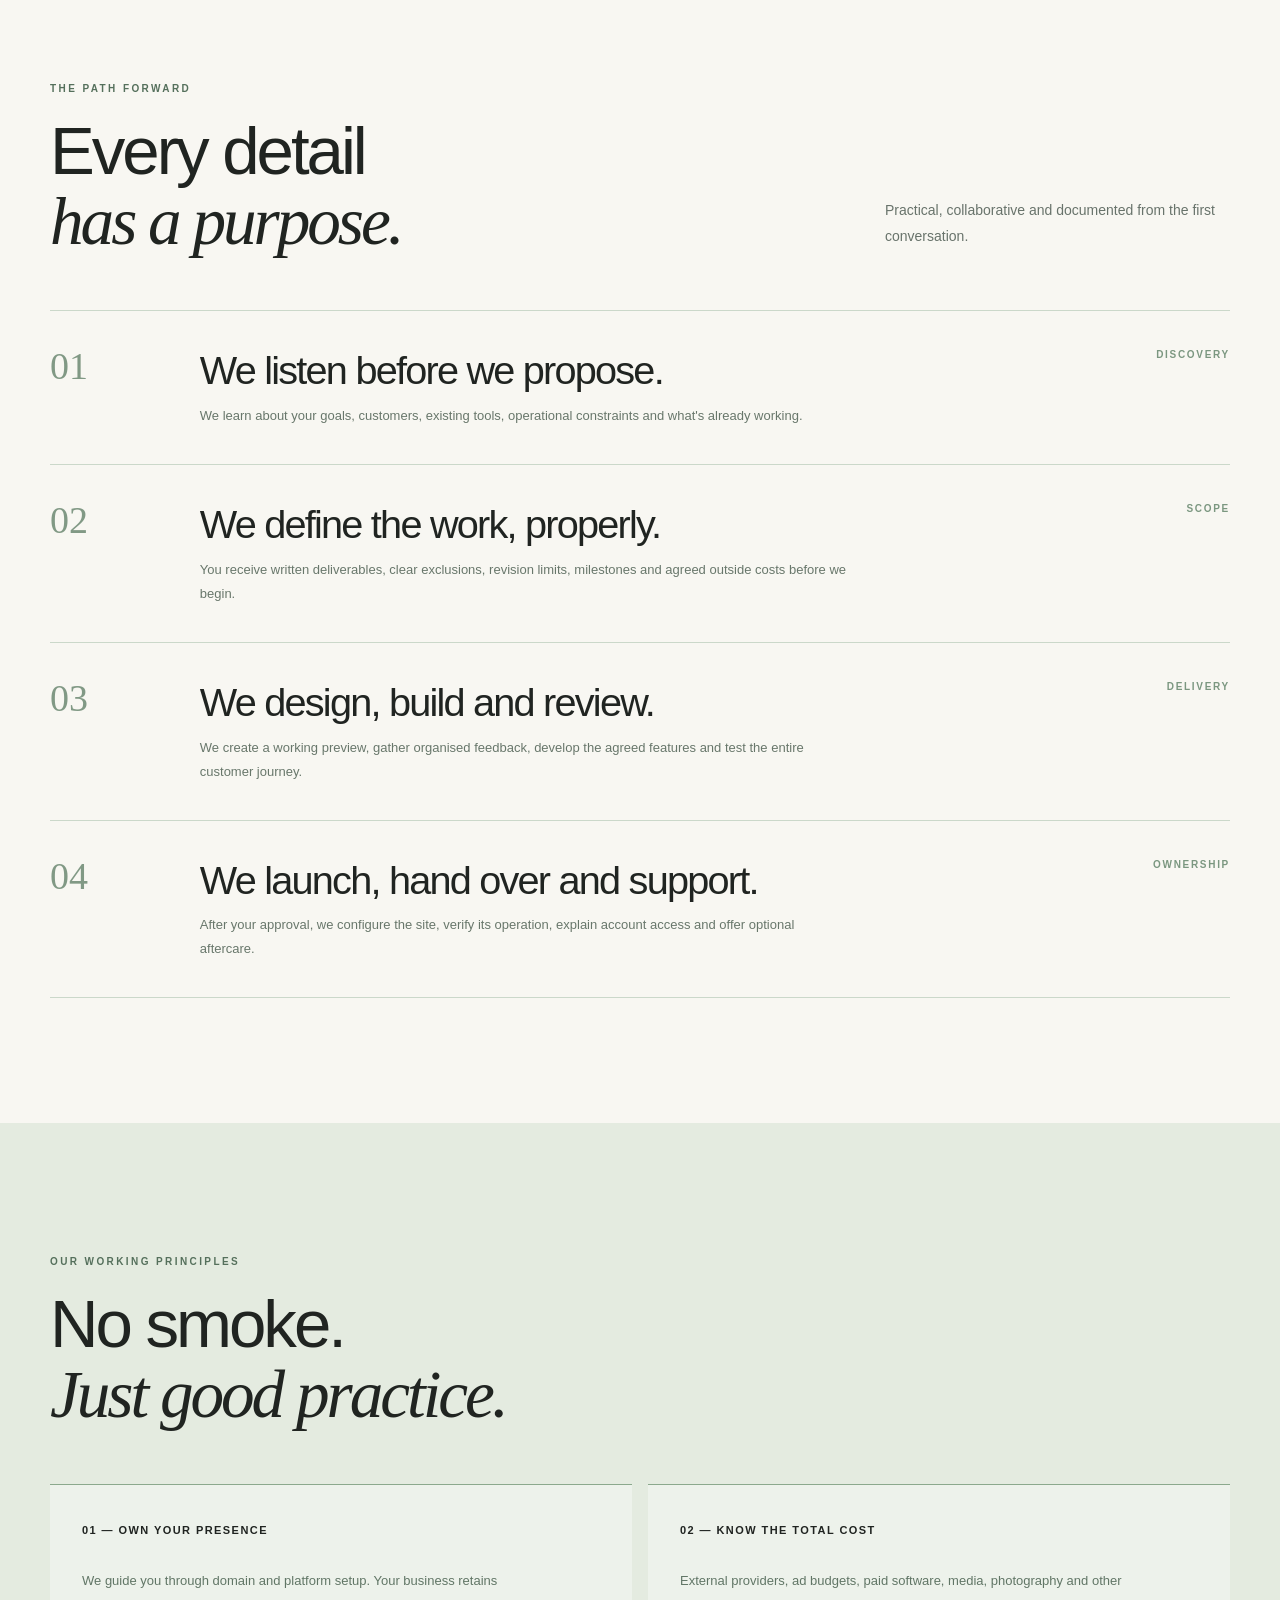
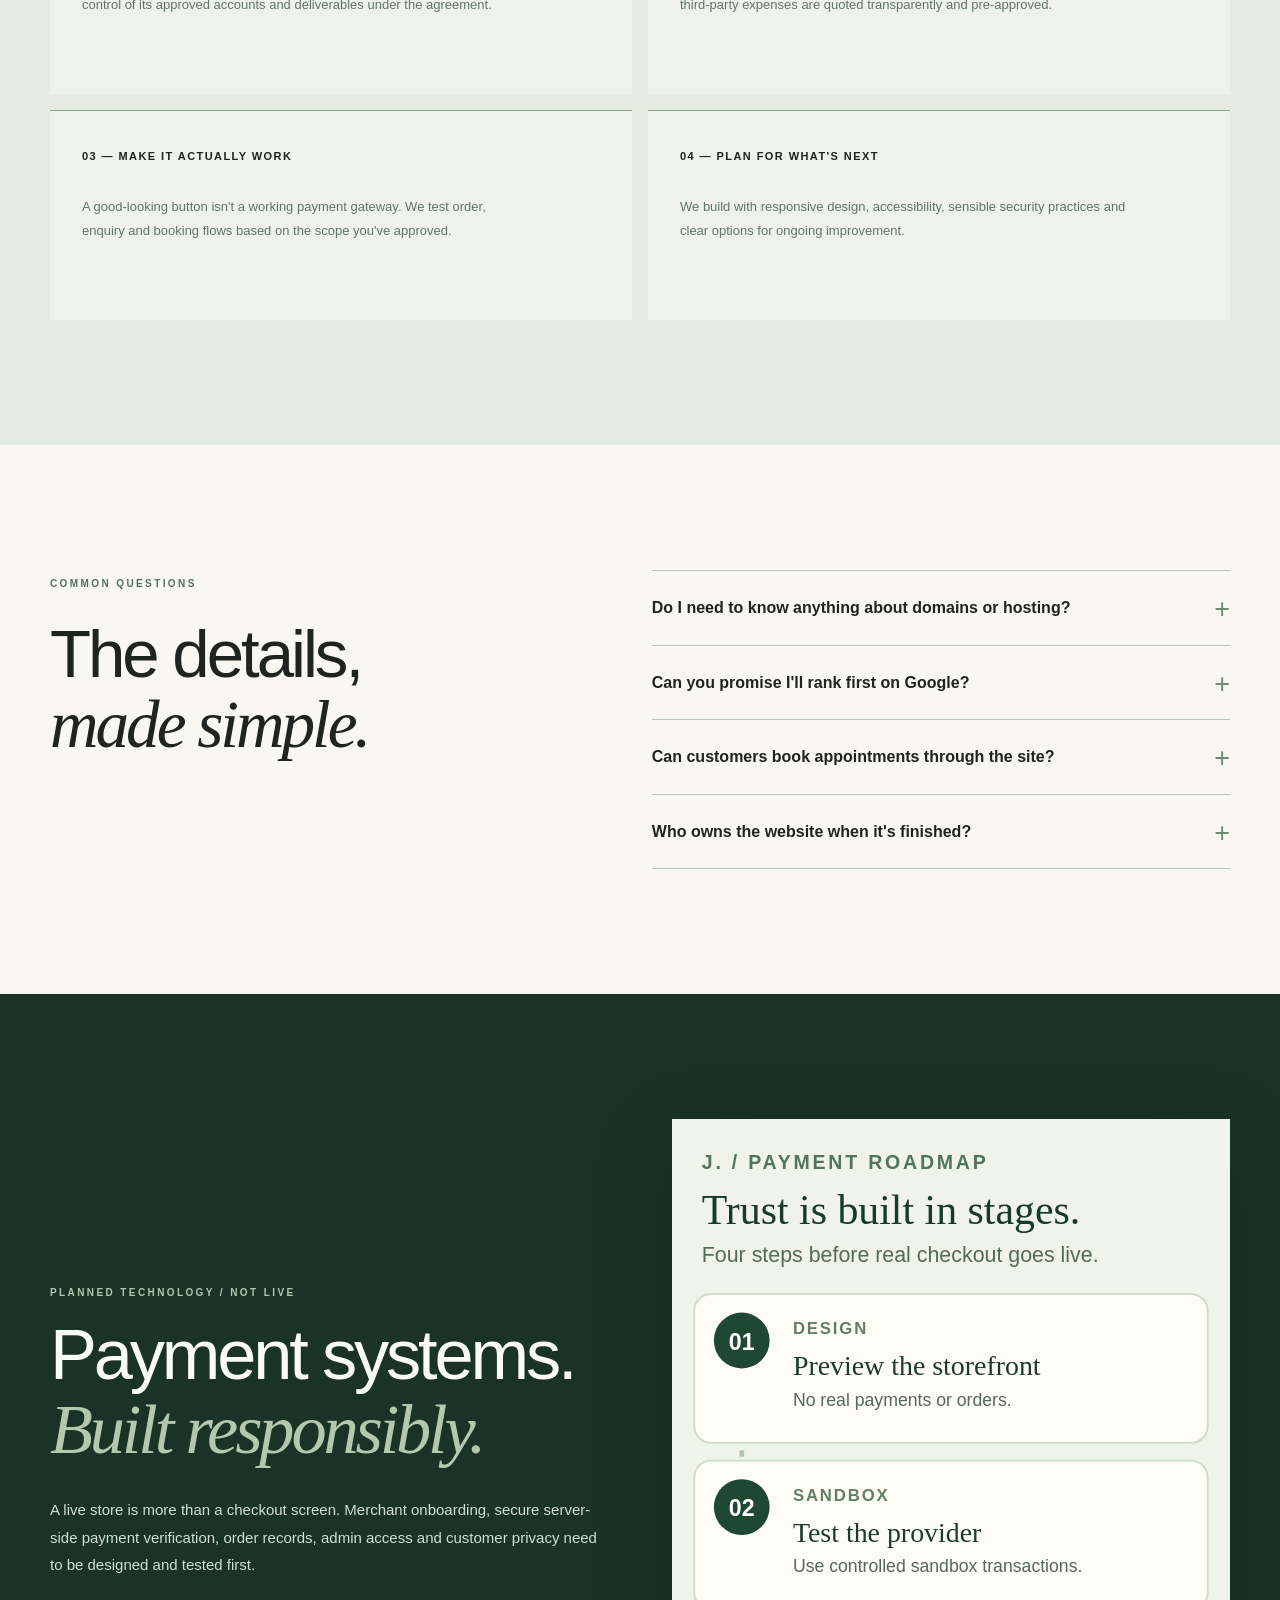
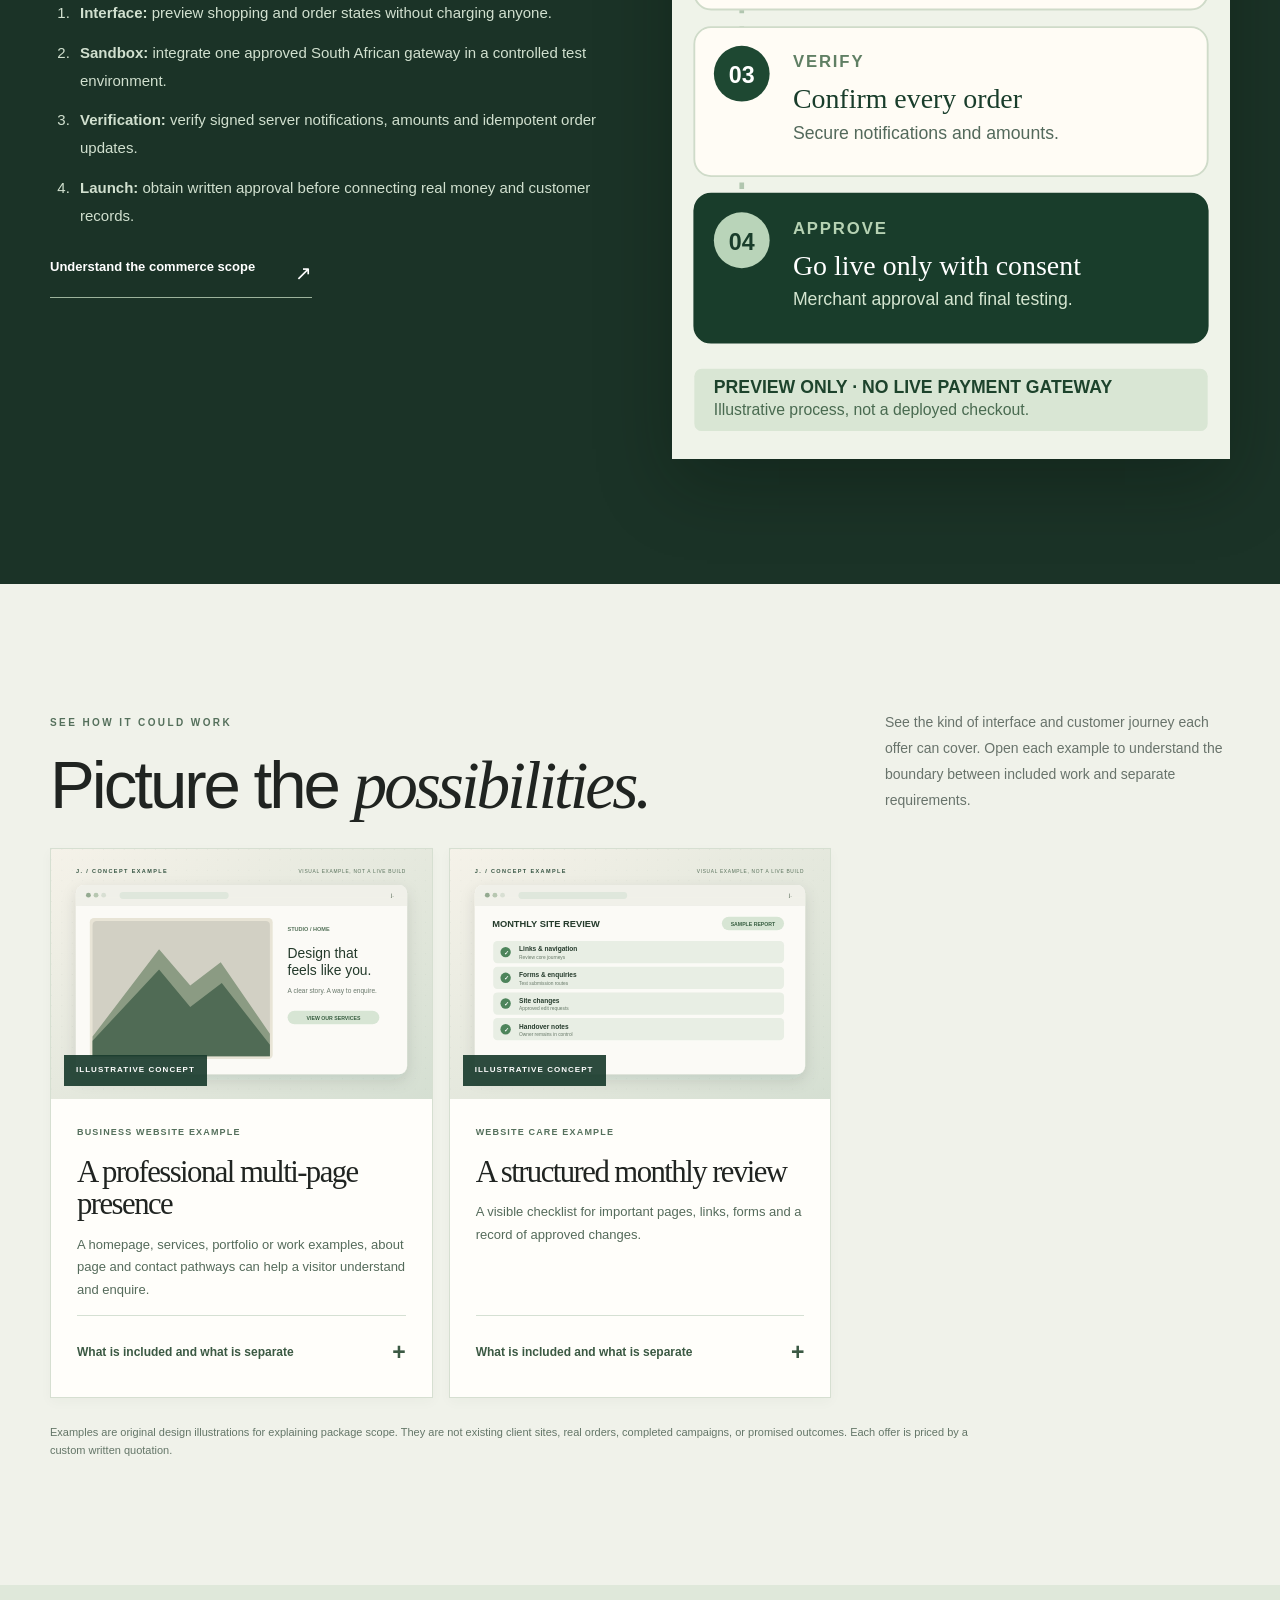
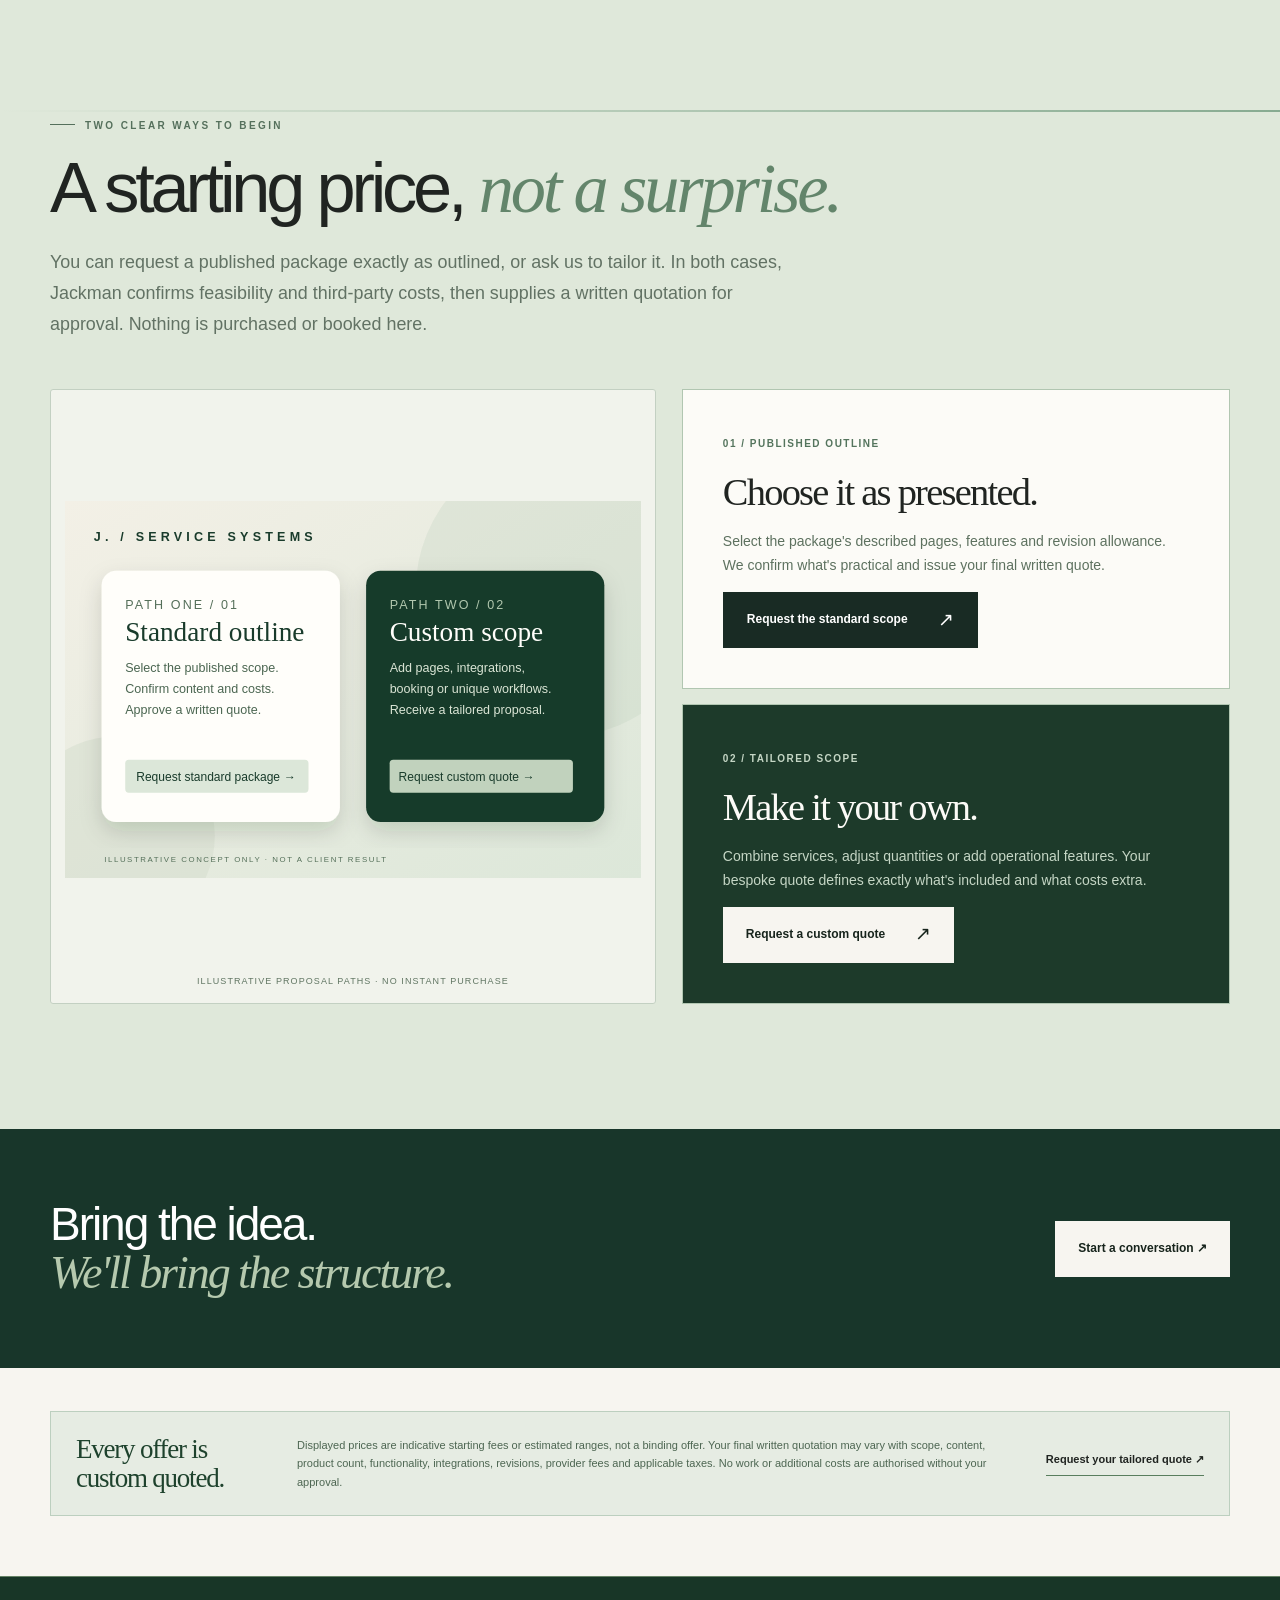
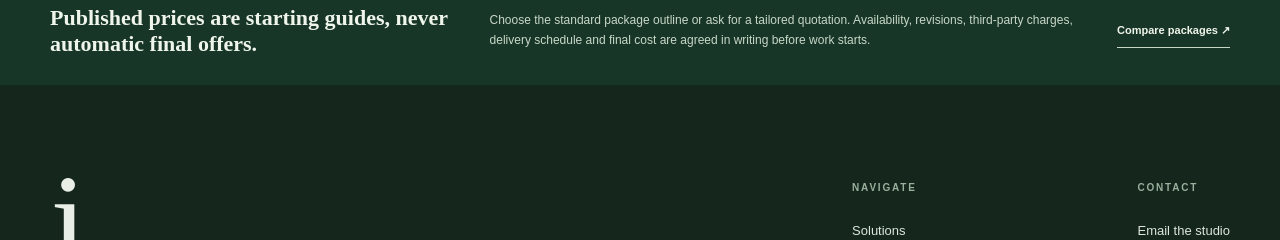
<file: approach.html>
<!DOCTYPE html>

<html lang="en-ZA"><head><meta charset="utf-8"/><meta content="width=device-width,initial-scale=1" name="viewport"/><meta content="#192b24" name="theme-color"/><meta content="Discover the Jackman approach: discovery, transparent scoping, thoughtful design, testing and honest handover." name="description"/><meta content="noindex,nofollow" name="robots"/><title>How we work | Jackman Digital Solutions — Preview</title><link href="assets/favicon.svg" rel="icon" type="image/svg+xml"/><link href="assets/styles.css" rel="stylesheet"/><link href="assets/motion.css" rel="stylesheet"/><script defer="" src="assets/main.js"></script><script defer="" src="assets/motion.js"></script><script defer="True" src="assets/v4.js"></script></head><body class="approach"><a class="skip-link" href="#main">Skip to content</a>
<header class="site-header" id="top"><div class="nav-shell page-wrap">
<a aria-label="Jackman Digital Solutions, home" class="brand" href="index.html"><span class="brand-symbol">j<span>.</span></span><span class="brand-label">JACKMAN<small>DIGITAL SOLUTIONS</small></span></a>
<button aria-controls="navigation" aria-expanded="false" aria-label="Open navigation" class="menu-toggle"><span></span><span></span></button>
<nav aria-label="Main navigation" class="nav" id="navigation"><a href="index.html">Home</a><a href="solutions.html">Solutions</a><a href="pricing.html">Pricing</a><a aria-current="page" href="approach.html">Our approach</a><a class="nav-cta" href="contact.html">Start a conversation <span aria-hidden="true">↗</span></a></nav>
</div></header><main id="main"><section class="subhero subhero-green"><div class="page-wrap"><span class="section-kicker light-kicker">THE JACKMAN WAY / 003</span><div class="subhero-grid" data-reveal="" data-reveal-delay="0"><h1>Measured thinking.<br/><em>Meaningful delivery.</em></h1><p>It's your business. You should understand what you're paying for, who owns what, and what happens after launch.</p></div></div></section><section aria-labelledby="v4-story-title" class="v4-story section-pad"><div class="page-wrap"><div class="v4-story-head" data-reveal=""><span class="section-kicker">VISUAL SERVICE EXPLAINER / WORKING TOGETHER</span><h2 id="v4-story-title">Good outcomes start before the first line of code.</h2><p>Discovery, scope, review and approval protect the quality of the work and the owner’s control.</p></div><div class="v4-story-grid"><div class="v4-story-visual v4-image-reveal" data-reveal=""><img alt="Concept illustration demonstrating working together, not actual client work" decoding="async" height="720" loading="lazy" src="assets/examples/website.svg" width="1100"/><span>01 / ILLUSTRATIVE CONCEPT — NOT A CLIENT RESULT</span></div><div class="v4-story-details" data-reveal=""><span class="section-kicker">WHAT THIS LOOKS LIKE</span><h3>No silent launches or surprise extras.</h3><p>You tell us the goal, approve a written brief, review a private preview and authorise any launch.</p><details class="v4-detail" open=""><summary>Typically included <span aria-hidden="true">+</span></summary><p>Practical handover and agreed revisions in the signed scope.</p></details><details class="v4-detail"><summary>Separately scoped <span aria-hidden="true">+</span></summary><p>Unapproved domain purchases, paid subscriptions or public case studies.</p></details><a class="text-link" href="pricing.html">Explore guide prices <span aria-hidden="true">↗</span></a></div></div></div></section><section class="steps-section section-pad"><div class="page-wrap"><div class="section-heading" data-reveal="" data-reveal-delay="0"><div><span class="section-kicker">THE PATH FORWARD</span><h2>Every detail<br/><em>has a purpose.</em></h2></div><p>Practical, collaborative and documented from the first conversation.</p></div><div class="step-list"><div><span class="step-num">01</span><div><h3>We listen before we propose.</h3><p>We learn about your goals, customers, existing tools, operational constraints and what's already working.</p></div><span class="step-key">DISCOVERY</span></div><div><span class="step-num">02</span><div><h3>We define the work, properly.</h3><p>You receive written deliverables, clear exclusions, revision limits, milestones and agreed outside costs before we begin.</p></div><span class="step-key">SCOPE</span></div><div><span class="step-num">03</span><div><h3>We design, build and review.</h3><p>We create a working preview, gather organised feedback, develop the agreed features and test the entire customer journey.</p></div><span class="step-key">DELIVERY</span></div><div><span class="step-num">04</span><div><h3>We launch, hand over and support.</h3><p>After your approval, we configure the site, verify its operation, explain account access and offer optional aftercare.</p></div><span class="step-key">OWNERSHIP</span></div></div></div></section>
<section class="standards-section section-pad"><div class="page-wrap"><div class="section-heading" data-reveal="" data-reveal-delay="1"><div><span class="section-kicker">OUR WORKING PRINCIPLES</span><h2>No smoke.<br/><em>Just good practice.</em></h2></div></div><div class="standards-grid"><div data-reveal="" data-reveal-delay="0"><b>01 — OWN YOUR PRESENCE</b><p>We guide you through domain and platform setup. Your business retains control of its approved accounts and deliverables under the agreement.</p></div><div data-reveal="" data-reveal-delay="1"><b>02 — KNOW THE TOTAL COST</b><p>External providers, ad budgets, paid software, media, photography and other third-party expenses are quoted transparently and pre-approved.</p></div><div data-reveal="" data-reveal-delay="2"><b>03 — MAKE IT ACTUALLY WORK</b><p>A good-looking button isn't a working payment gateway. We test order, enquiry and booking flows based on the scope you've approved.</p></div><div data-reveal="" data-reveal-delay="0"><b>04 — PLAN FOR WHAT'S NEXT</b><p>We build with responsive design, accessibility, sensible security practices and clear options for ongoing improvement.</p></div></div></div></section>
<section class="faq-section section-pad"><div class="page-wrap faq-grid"><div data-reveal="" data-reveal-delay="0"><span class="section-kicker">COMMON QUESTIONS</span><h2>The details,<br/><em>made simple.</em></h2></div><div class="faq-list" data-reveal="" data-reveal-delay="1"><details data-reveal="" data-reveal-delay="0"><summary>Do I need to know anything about domains or hosting?</summary><p>No. We'll explain what's needed in plain language, help you set up accounts in your name and handle the agreed technical configuration. Domain renewals and any paid provider fees are separate.</p></details><details data-reveal="" data-reveal-delay="1"><summary>Can you promise I'll rank first on Google?</summary><p>No agency can responsibly guarantee a specific search ranking. We can create a sound foundation through site structure, useful copy and local search optimisation, then measure and improve results.</p></details><details data-reveal="" data-reveal-delay="2"><summary>Can customers book appointments through the site?</summary><p>Yes, with the right scope. A simple request flow lets a customer suggest a slot for staff to confirm. A real-time scheduling system is a separate service with live availability and conflict prevention.</p></details><details data-reveal="" data-reveal-delay="0"><summary>Who owns the website when it's finished?</summary><p>The agreement defines custom deliverables and rights, including ownership of approved deliverables on full payment. Clients should control their own domain and service accounts, while Jackman may retain rights to reusable tools/components.</p></details></div></div></section><section aria-labelledby="v4-payment-title" class="v4-payment-preview section-pad"><div class="page-wrap v4-payment-grid"><div data-reveal=""><span class="section-kicker">PLANNED TECHNOLOGY / NOT LIVE</span><h2 id="v4-payment-title">Payment systems. <em>Built responsibly.</em></h2><p>A live store is more than a checkout screen. Merchant onboarding, secure server-side payment verification, order records, admin access and customer privacy need to be designed and tested first.</p><ol class="v4-steps"><li><b>Interface:</b> preview shopping and order states without charging anyone.</li><li><b>Sandbox:</b> integrate one approved South African gateway in a controlled test environment.</li><li><b>Verification:</b> verify signed server notifications, amounts and idempotent order updates.</li><li><b>Launch:</b> obtain written approval before connecting real money and customer records.</li></ol><a class="text-link" href="checkout-orders-tracking.html">Understand the commerce scope <span aria-hidden="true">↗</span></a></div><div class="v4-payment-art v4-image-reveal" data-reveal=""><picture><source media="(max-width: 640px)" srcset="assets/examples/payment-roadmap-mobile.svg" type="image/svg+xml"/><img src="assets/examples/payment-roadmap.svg" alt="Four-stage illustration from static design through payment sandbox and verification to authorised go-live" width="1100" height="720" decoding="async" loading="lazy"/></picture></div></div></section><section aria-labelledby="example-gallery-title" class="examples-section section-pad"><div class="page-wrap"><div class="section-heading" data-reveal="" data-reveal-delay="2"><div><span class="section-kicker">SEE HOW IT COULD WORK</span><h2 id="example-gallery-title">Picture the <em>possibilities.</em></h2></div><p>See the kind of interface and customer journey each offer can cover. Open each example to understand the boundary between included work and separate requirements.</p></div><div class="example-grid"><article class="example-card" data-reveal=""><div class="example-image-wrap v4-image-reveal"><img alt="Illustrative business website example showing a sample customer interface, not a real client project" decoding="async" height="720" loading="lazy" src="assets/examples/website.svg" width="1100"/><span class="example-image-label">ILLUSTRATIVE CONCEPT</span></div><div class="example-card-body"><span class="section-kicker">BUSINESS WEBSITE EXAMPLE</span><h3>A professional multi-page presence</h3><p>A homepage, services, portfolio or work examples, about page and contact pathways can help a visitor understand and enquire.</p><details class="example-scope"><summary>What is included and what is separate <span aria-hidden="true">+</span></summary><p>Website Launch: up to five responsive pages. Domain purchase, paid email and complex integrations are separately assessed.</p></details></div></article><article class="example-card" data-reveal=""><div class="example-image-wrap v4-image-reveal"><img alt="Illustrative website care example showing a sample customer interface, not a real client project" decoding="async" height="720" loading="lazy" src="assets/examples/care.svg" width="1100"/><span class="example-image-label">ILLUSTRATIVE CONCEPT</span></div><div class="example-card-body"><span class="section-kicker">WEBSITE CARE EXAMPLE</span><h3>A structured monthly review</h3><p>A visible checklist for important pages, links, forms and a record of approved changes.</p><details class="example-scope"><summary>What is included and what is separate <span aria-hidden="true">+</span></summary><p>Care R950/month includes up to 30 minutes of edits; Local Growth and Marketing Partner add separately defined work.</p></details></div></article></div><p class="example-disclosure">Examples are original design illustrations for explaining package scope. They are not existing client sites, real orders, completed campaigns, or promised outcomes. Each offer is priced by a custom written quotation.</p></div></section><section aria-labelledby="v4-choice-title" class="v4-offer-choice section-pad"><div class="page-wrap"><div class="v4-choice-head" data-reveal=""><span class="section-kicker">TWO CLEAR WAYS TO BEGIN</span><h2 id="v4-choice-title">A starting price, <em>not a surprise.</em></h2><p>You can request a published package exactly as outlined, or ask us to tailor it. In both cases, Jackman confirms feasibility and third-party costs, then supplies a written quotation for approval. Nothing is purchased or booked here.</p></div><div class="v4-choice-layout"><div class="v4-choice-art v4-image-reveal" data-reveal=""><img alt="Two illustrated enquiry routes: choose published package scope or customise a quotation" decoding="async" height="720" loading="lazy" src="assets/examples/standard-custom.svg" width="1100"/><small>Illustrative proposal paths · no instant purchase</small></div><div class="v4-choice-options"><article class="v4-choice-card" data-reveal=""><span>01 / PUBLISHED OUTLINE</span><h3>Choose it as presented.</h3><p>Select the package's described pages, features and revision allowance. We confirm what's practical and issue your final written quote.</p><a class="btn btn-dark" href="contact.html?intent=standard">Request the standard scope <span aria-hidden="true">↗</span></a></article><article class="v4-choice-card v4-choice-card-dark" data-reveal=""><span>02 / TAILORED SCOPE</span><h3>Make it your own.</h3><p>Combine services, adjust quantities or add operational features. Your bespoke quote defines exactly what's included and what costs extra.</p><a class="btn btn-light" href="contact.html?intent=custom">Request a custom quote <span aria-hidden="true">↗</span></a></article></div></div></div></section><section class="mini-cta"><div class="page-wrap mini-cta-grid"><h2 data-reveal="">Bring the idea.<br/><em>We'll bring the structure.</em></h2><a class="btn btn-light" href="contact.html">Start a conversation ↗</a></div></section><aside aria-label="Pricing and quotation information" class="quote-disclaimer page-wrap"><strong>Every offer is custom quoted.</strong><p>Displayed prices are indicative starting fees or estimated ranges, not a binding offer. Your final written quotation may vary with scope, content, product count, functionality, integrations, revisions, provider fees and applicable taxes. No work or additional costs are authorised without your approval.</p><a href="contact.html">Request your tailored quote <span aria-hidden="true">↗</span></a></aside></main><aside aria-label="Starting-price policy" class="v4-price-ribbon"><div class="page-wrap"><strong>Published prices are starting guides, never automatic final offers.</strong><p>Choose the standard package outline or ask for a tailored quotation. Availability, revisions, third-party charges, delivery schedule and final cost are agreed in writing before work starts.</p><a href="pricing.html#package-explorer">Compare packages ↗</a></div></aside><footer class="site-footer"><div class="page-wrap"><div class="footer-top"><div><a class="footer-brand" href="index.html">j<span>.</span></a><div class="footer-tag">Digital thinking.<br/>Real-world impact.</div></div><div class="footer-links"><div><strong>Navigate</strong><a href="solutions.html">Solutions</a><a href="pricing.html">Services &amp; pricing</a><a href="checkout-orders-tracking.html">Checkout, orders &amp; tracking</a><a href="approach.html">Our approach</a><a href="contact.html">Contact</a></div><div><strong>Contact</strong><a href="mailto:dabulavuyo5055@gmail.com">Email the studio</a><a href="https://wa.me/27744679979" rel="noopener noreferrer" target="_blank">WhatsApp</a><a href="tel:+27744679979">074 467 9979</a></div></div></div><div class="footer-bottom"><span>© <span data-year="">2026</span> Jackman Digital Solutions. All rights reserved.</span><span>Independent digital studio · South Africa</span><a href="#top">Back to top ↑</a></div></div></footer></body></html>
</file>
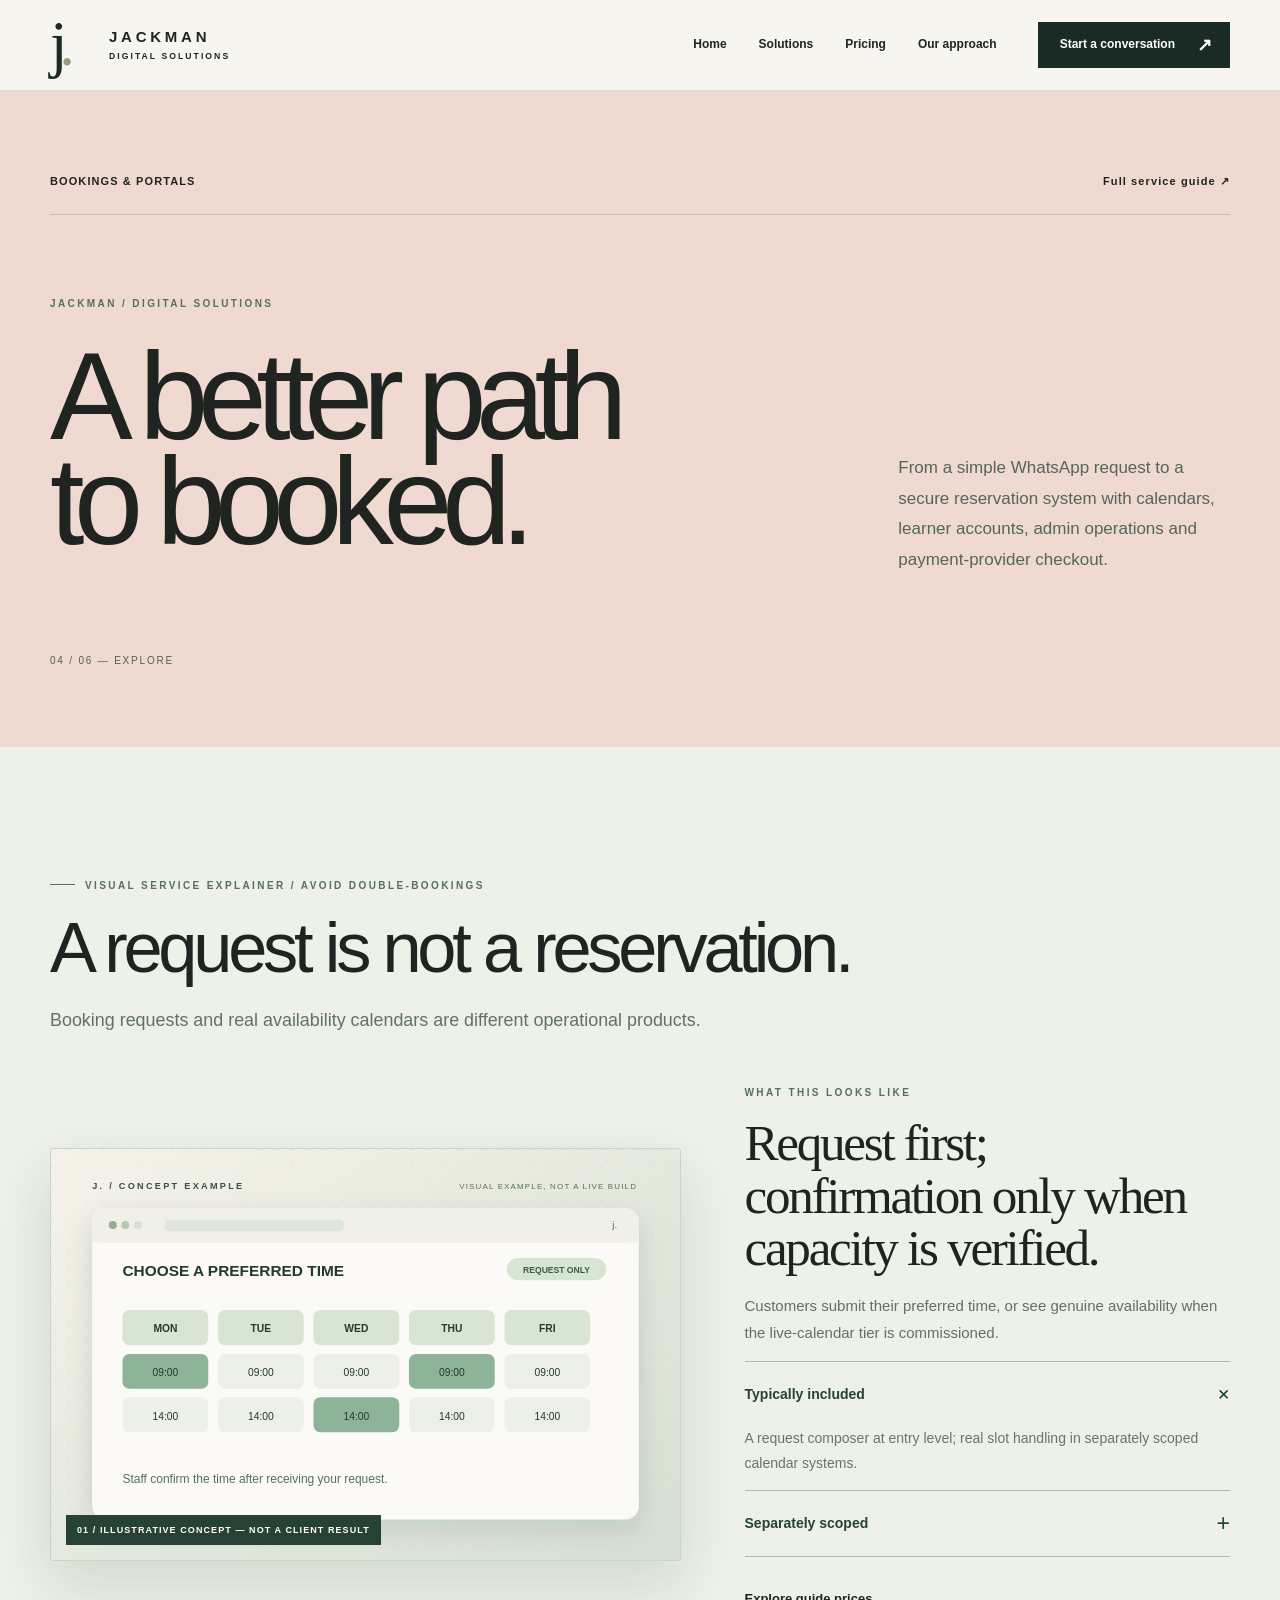
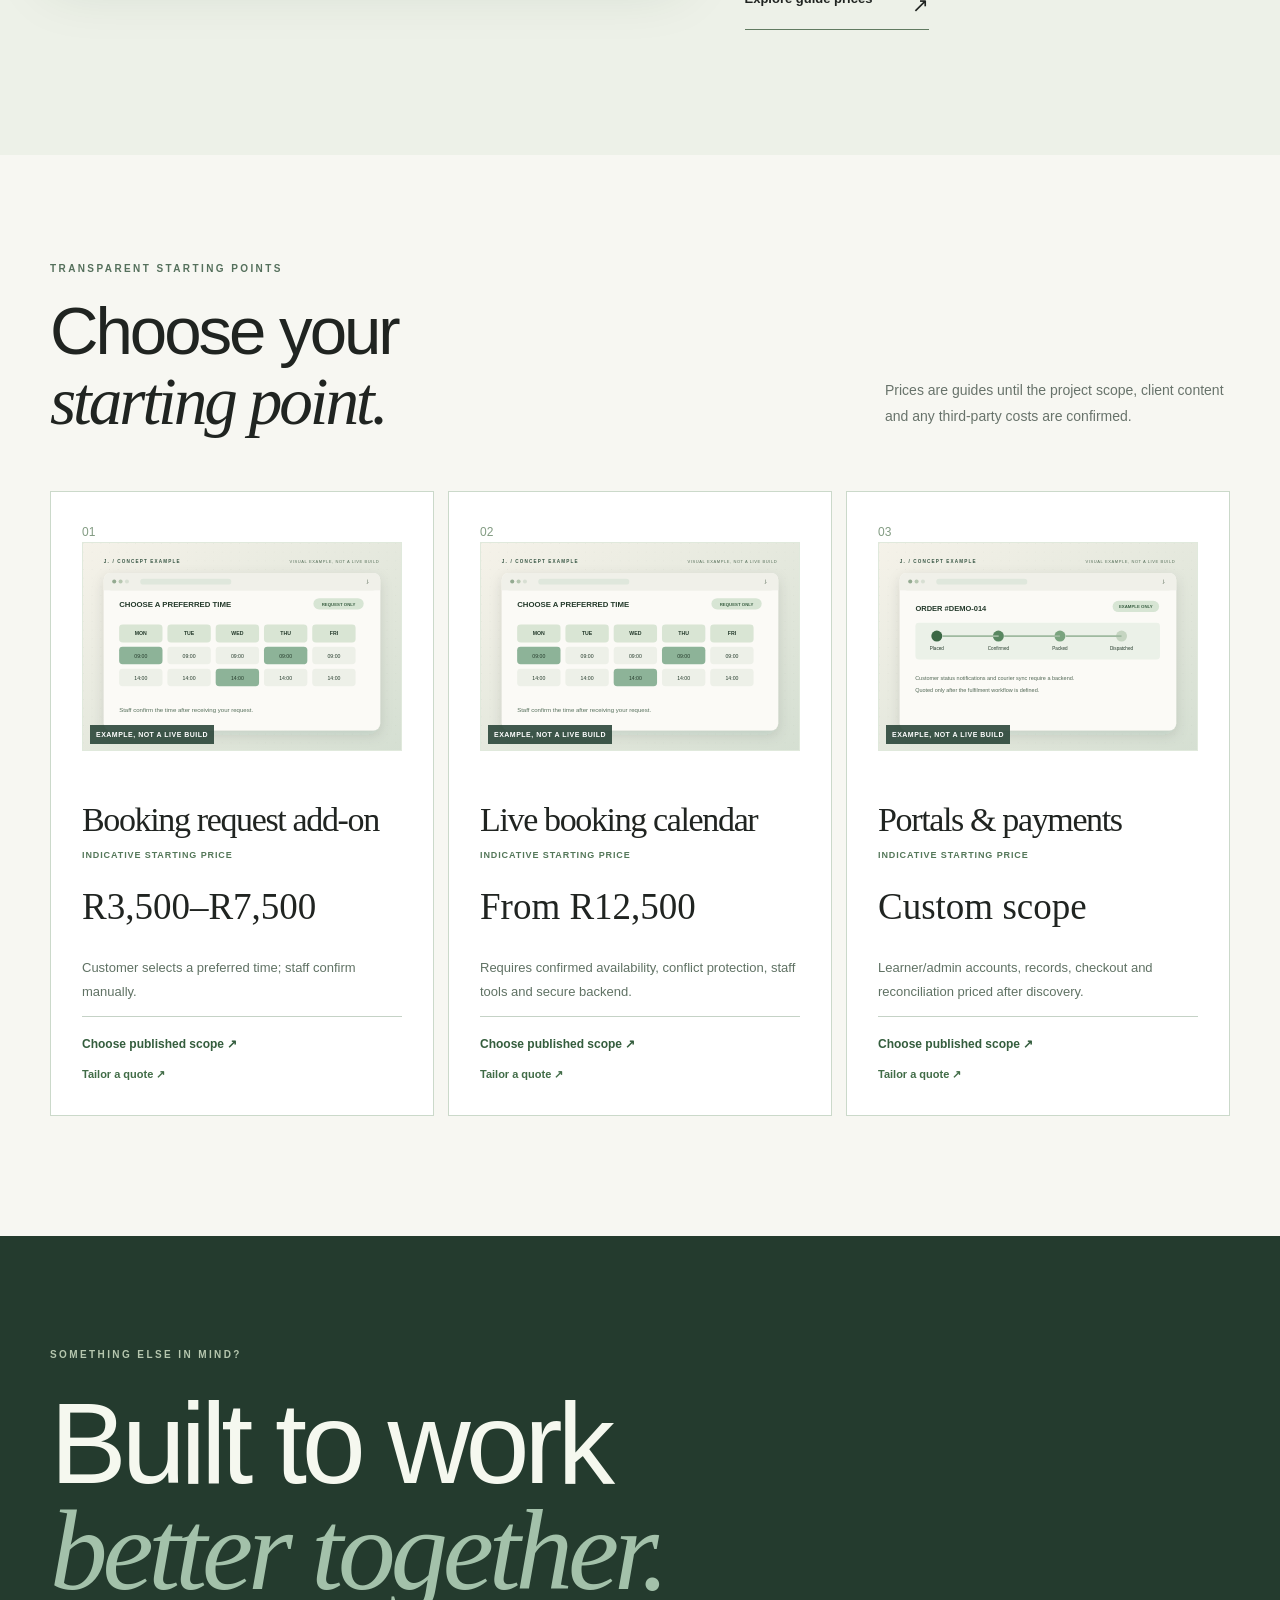
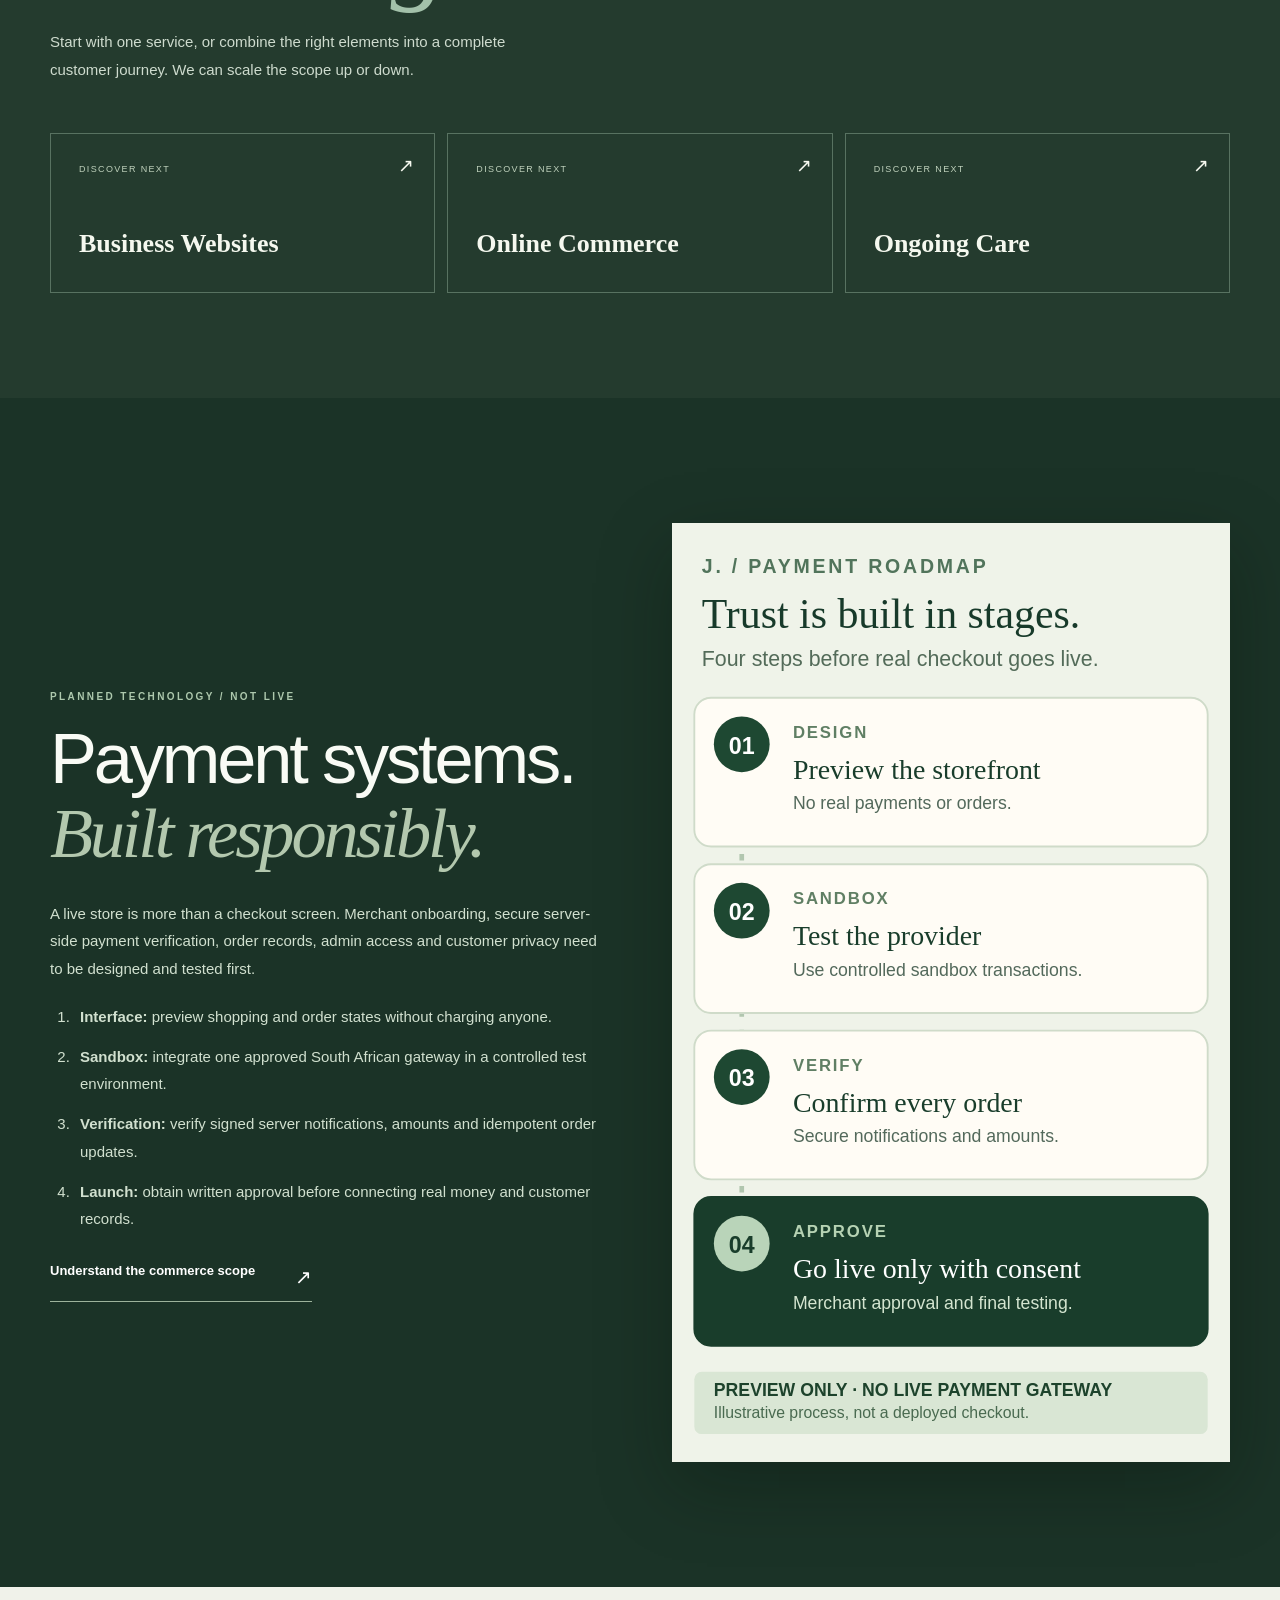
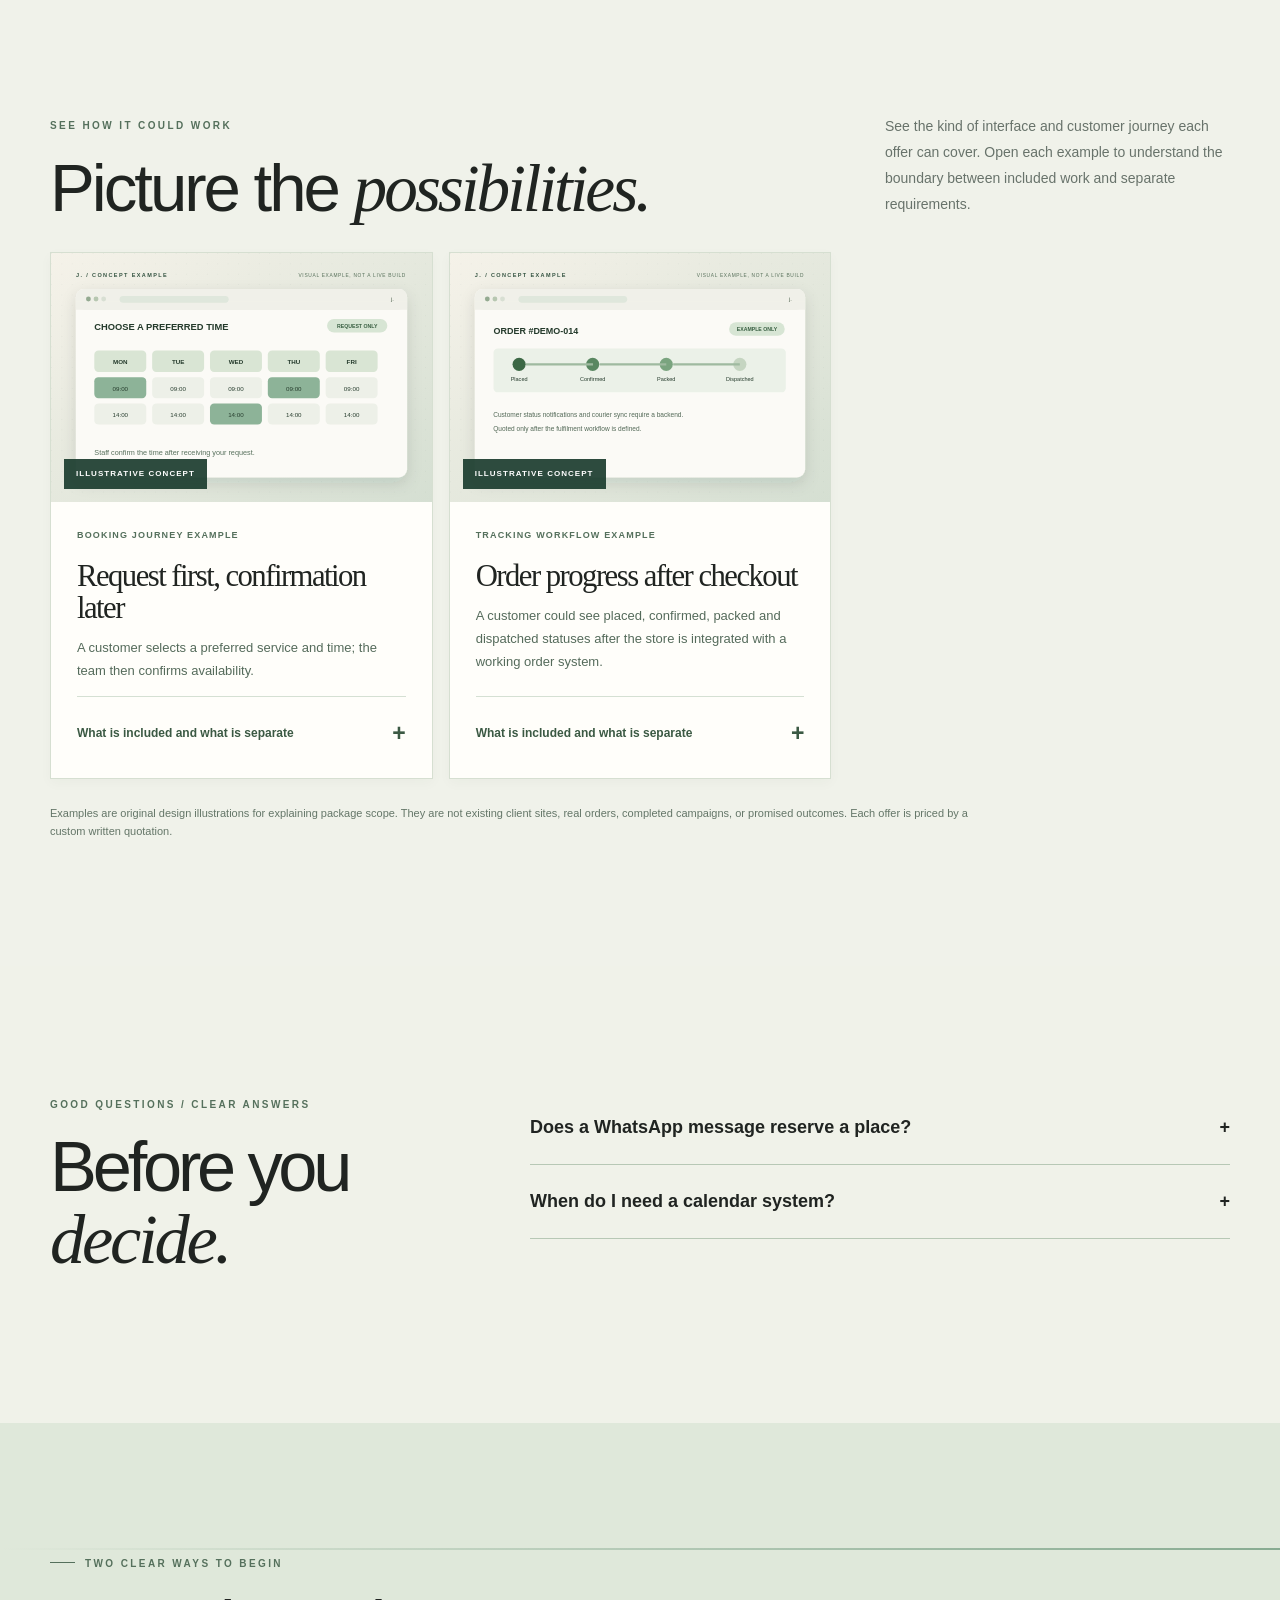
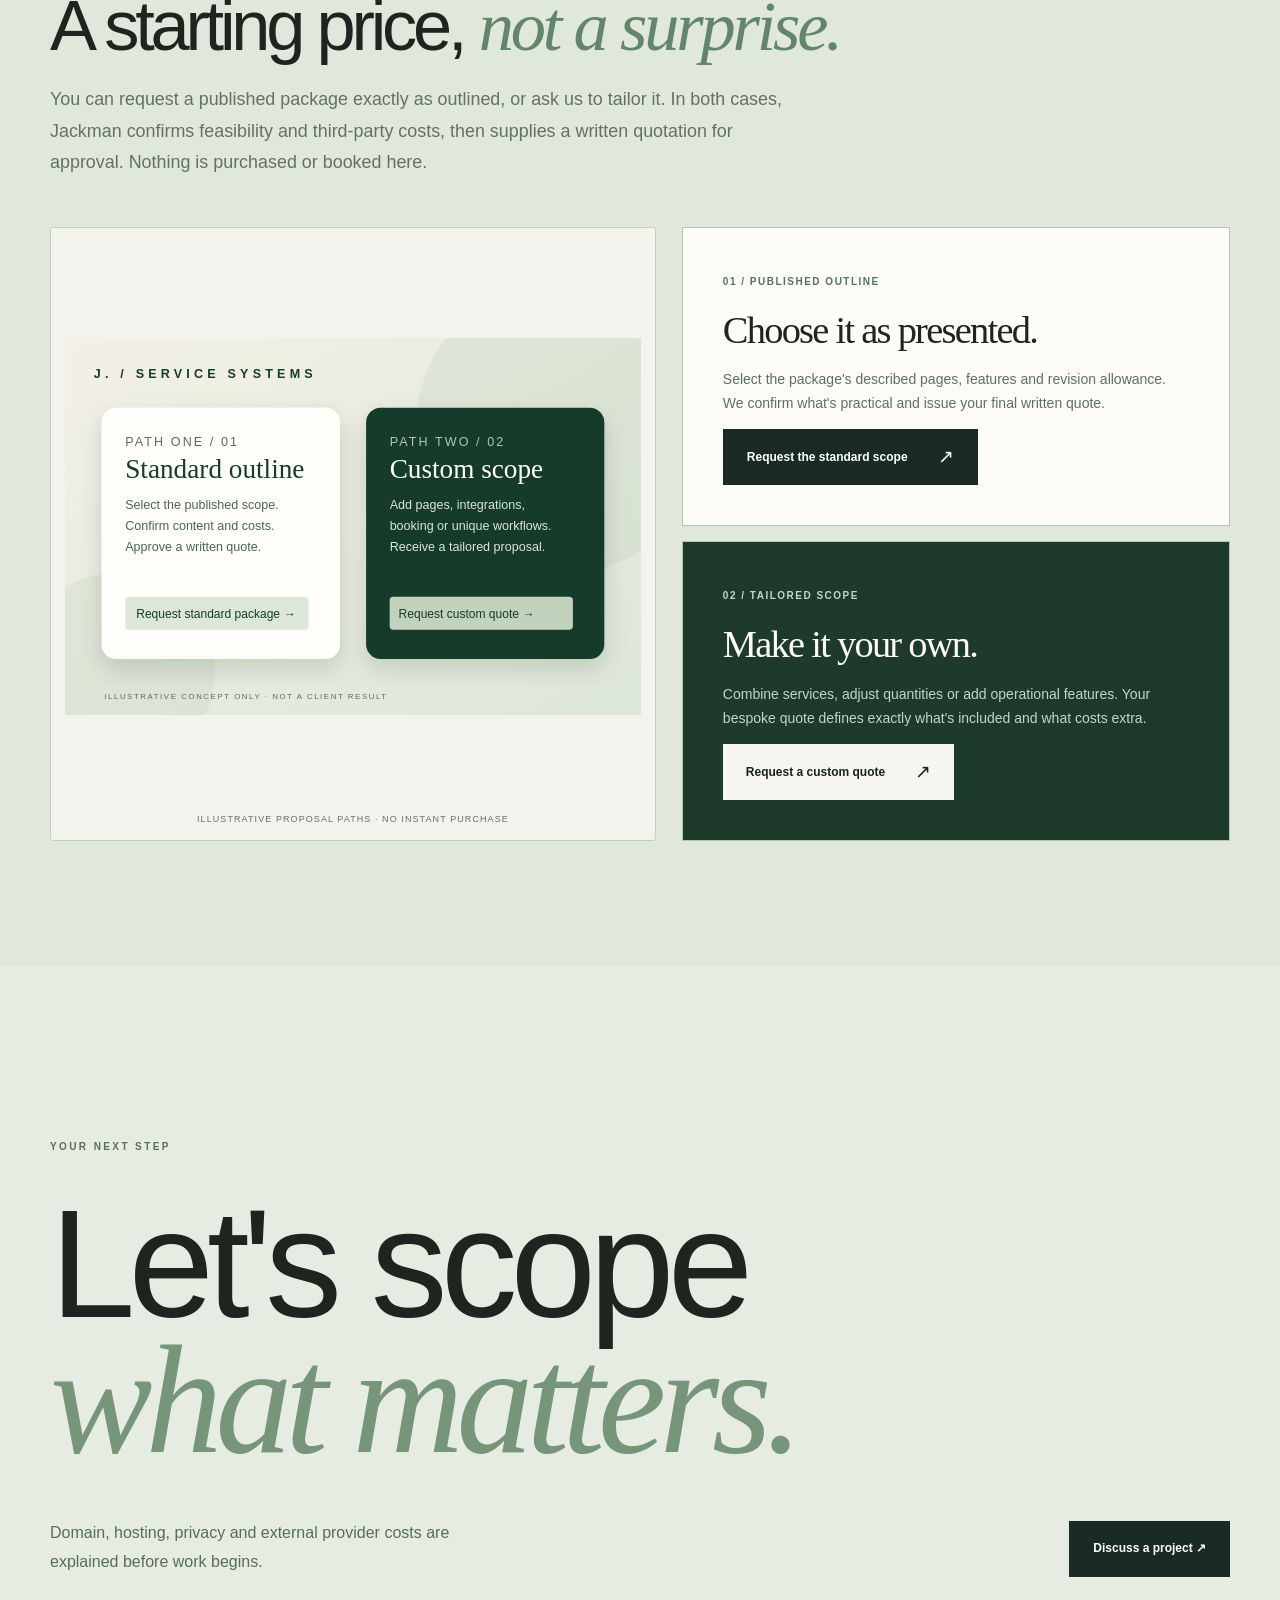
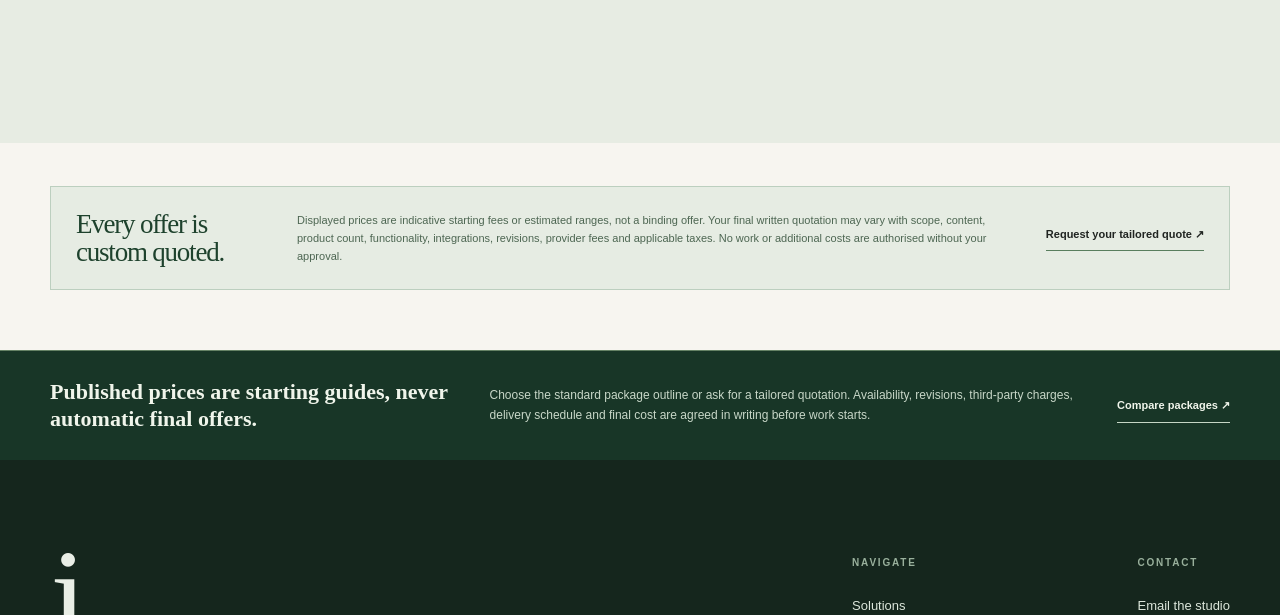
<file: bookings.html>
<!DOCTYPE html>

<html lang="en-ZA"><head><meta charset="utf-8"/><meta content="width=device-width,initial-scale=1" name="viewport"/><meta content="noindex,nofollow" name="robots"/><meta content="#192b24" name="theme-color"/><meta content="Appointments &amp; operations — Jackman Digital Solutions preview" name="description"/><title>Bookings &amp; Portals | Jackman Digital Solutions — Preview</title><link href="assets/favicon.svg" rel="icon" type="image/svg+xml"/><link href="assets/styles.css" rel="stylesheet"/><link href="assets/motion.css" rel="stylesheet"/><script defer="" src="assets/main.js"></script><script defer="" src="assets/motion.js"></script><script defer="True" src="assets/v4.js"></script></head><body class="service-detail service-bookings"><header class="site-header" id="top"><div class="nav-shell page-wrap">
<a aria-label="Jackman Digital Solutions, home" class="brand" href="index.html"><span class="brand-symbol">j<span>.</span></span><span class="brand-label">JACKMAN<small>DIGITAL SOLUTIONS</small></span></a>
<button aria-controls="navigation" aria-expanded="false" aria-label="Open navigation" class="menu-toggle"><span></span><span></span></button>
<nav aria-label="Main navigation" class="nav" id="navigation"><a href="index.html">Home</a><a href="solutions.html">Solutions</a><a href="pricing.html">Pricing</a><a href="approach.html">Our approach</a><a class="nav-cta" href="contact.html">Start a conversation <span aria-hidden="true">↗</span></a></nav>
</div></header><main id="main"><section class="service-hero"><div class="page-wrap"><div class="service-hero-top"><span>BOOKINGS &amp; PORTALS</span><a href="pricing.html">Full service guide ↗</a></div><div class="service-hero-split" data-reveal="" data-reveal-delay="0"><div><span class="section-kicker">JACKMAN / DIGITAL SOLUTIONS</span><h1>A better path<br/>to booked.</h1></div><p>From a simple WhatsApp request to a secure reservation system with calendars, learner accounts, admin operations and payment-provider checkout.</p></div><div class="hero-index">04 / 06 — EXPLORE</div></div></section><section aria-labelledby="v4-story-title" class="v4-story section-pad"><div class="page-wrap"><div class="v4-story-head" data-reveal=""><span class="section-kicker">VISUAL SERVICE EXPLAINER / AVOID DOUBLE-BOOKINGS</span><h2 id="v4-story-title">A request is not a reservation.</h2><p>Booking requests and real availability calendars are different operational products.</p></div><div class="v4-story-grid"><div class="v4-story-visual v4-image-reveal" data-reveal=""><img alt="Concept illustration demonstrating avoid double-bookings, not actual client work" decoding="async" height="720" loading="lazy" src="assets/examples/booking.svg" width="1100"/><span>01 / ILLUSTRATIVE CONCEPT — NOT A CLIENT RESULT</span></div><div class="v4-story-details" data-reveal=""><span class="section-kicker">WHAT THIS LOOKS LIKE</span><h3>Request first; confirmation only when capacity is verified.</h3><p>Customers submit their preferred time, or see genuine availability when the live-calendar tier is commissioned.</p><details class="v4-detail" open=""><summary>Typically included <span aria-hidden="true">+</span></summary><p>A request composer at entry level; real slot handling in separately scoped calendar systems.</p></details><details class="v4-detail"><summary>Separately scoped <span aria-hidden="true">+</span></summary><p>Calendar subscriptions, payments, staff integrations and automation without a written scope.</p></details><a class="text-link" href="pricing.html">Explore guide prices <span aria-hidden="true">↗</span></a></div></div></div></section><section class="individual-pricing"><div class="page-wrap"><div class="section-heading" data-reveal="" data-reveal-delay="0"><div><span class="section-kicker">TRANSPARENT STARTING POINTS</span><h2>Choose your<br/><em>starting point.</em></h2></div><p>Prices are guides until the project scope, client content and any third-party costs are confirmed.</p></div><div class="individual-grid"><article class="individual-offer" data-reveal="" data-reveal-delay="0"><div class="offer-num">01</div><div class="offer-visual v4-image-reveal"><img alt="Illustrative example for booking package" decoding="async" height="720" loading="lazy" src="assets/examples/booking.svg" width="1100"/><span>EXAMPLE, NOT A LIVE BUILD</span></div><h3>Booking request add-on</h3><span class="v4-rate-label">INDICATIVE STARTING PRICE</span><div class="offer-price">R3,500–R7,500</div><p>Customer selects a preferred time; staff confirm manually.</p><a class="offer-link" href="contact.html?service=bookings&amp;intent=standard">Choose published scope ↗</a><a class="v4-custom-link" href="contact.html?service=bookings&amp;intent=custom">Tailor a quote ↗</a></article><article class="individual-offer" data-reveal="" data-reveal-delay="1"><div class="offer-num">02</div><div class="offer-visual v4-image-reveal"><img alt="Illustrative example for booking package" decoding="async" height="720" loading="lazy" src="assets/examples/booking.svg" width="1100"/><span>EXAMPLE, NOT A LIVE BUILD</span></div><h3>Live booking calendar</h3><span class="v4-rate-label">INDICATIVE STARTING PRICE</span><div class="offer-price">From R12,500</div><p>Requires confirmed availability, conflict protection, staff tools and secure backend.</p><a class="offer-link" href="contact.html?service=bookings&amp;intent=standard">Choose published scope ↗</a><a class="v4-custom-link" href="contact.html?service=bookings&amp;intent=custom">Tailor a quote ↗</a></article><article class="individual-offer" data-reveal="" data-reveal-delay="2"><div class="offer-num">03</div><div class="offer-visual v4-image-reveal"><img alt="Illustrative example for tracking package" decoding="async" height="720" loading="lazy" src="assets/examples/tracking.svg" width="1100"/><span>EXAMPLE, NOT A LIVE BUILD</span></div><h3>Portals &amp; payments</h3><span class="v4-rate-label">INDICATIVE STARTING PRICE</span><div class="offer-price">Custom scope</div><p>Learner/admin accounts, records, checkout and reconciliation priced after discovery.</p><a class="offer-link" href="contact.html?service=bookings&amp;intent=standard">Choose published scope ↗</a><a class="v4-custom-link" href="contact.html?service=bookings&amp;intent=custom">Tailor a quote ↗</a></article></div></div></section><section class="individual-bridge"><div class="page-wrap"><span class="section-kicker light-kicker">SOMETHING ELSE IN MIND?</span><h2 data-reveal="">Built to work<br/><em>better together.</em></h2><p>Start with one service, or combine the right elements into a complete customer journey. We can scale the scope up or down.</p><div class="cross-sell-grid"><a class="cross-sell" data-reveal="" data-reveal-delay="0" href="websites.html"><span>DISCOVER NEXT</span><strong>Business Websites</strong><b>↗</b></a><a class="cross-sell" data-reveal="" data-reveal-delay="1" href="ecommerce.html"><span>DISCOVER NEXT</span><strong>Online Commerce</strong><b>↗</b></a><a class="cross-sell" data-reveal="" data-reveal-delay="2" href="care.html"><span>DISCOVER NEXT</span><strong>Ongoing Care</strong><b>↗</b></a></div></div></section><section aria-labelledby="v4-payment-title" class="v4-payment-preview section-pad"><div class="page-wrap v4-payment-grid"><div data-reveal=""><span class="section-kicker">PLANNED TECHNOLOGY / NOT LIVE</span><h2 id="v4-payment-title">Payment systems. <em>Built responsibly.</em></h2><p>A live store is more than a checkout screen. Merchant onboarding, secure server-side payment verification, order records, admin access and customer privacy need to be designed and tested first.</p><ol class="v4-steps"><li><b>Interface:</b> preview shopping and order states without charging anyone.</li><li><b>Sandbox:</b> integrate one approved South African gateway in a controlled test environment.</li><li><b>Verification:</b> verify signed server notifications, amounts and idempotent order updates.</li><li><b>Launch:</b> obtain written approval before connecting real money and customer records.</li></ol><a class="text-link" href="checkout-orders-tracking.html">Understand the commerce scope <span aria-hidden="true">↗</span></a></div><div class="v4-payment-art v4-image-reveal" data-reveal=""><picture><source media="(max-width: 640px)" srcset="assets/examples/payment-roadmap-mobile.svg" type="image/svg+xml"/><img src="assets/examples/payment-roadmap.svg" alt="Four-stage illustration from static design through payment sandbox and verification to authorised go-live" width="1100" height="720" decoding="async" loading="lazy"/></picture></div></div></section><section aria-labelledby="example-gallery-title" class="examples-section section-pad"><div class="page-wrap"><div class="section-heading" data-reveal="" data-reveal-delay="1"><div><span class="section-kicker">SEE HOW IT COULD WORK</span><h2 id="example-gallery-title">Picture the <em>possibilities.</em></h2></div><p>See the kind of interface and customer journey each offer can cover. Open each example to understand the boundary between included work and separate requirements.</p></div><div class="example-grid"><article class="example-card" data-reveal=""><div class="example-image-wrap v4-image-reveal"><img alt="Illustrative booking journey example showing a sample customer interface, not a real client project" decoding="async" height="720" loading="lazy" src="assets/examples/booking.svg" width="1100"/><span class="example-image-label">ILLUSTRATIVE CONCEPT</span></div><div class="example-card-body"><span class="section-kicker">BOOKING JOURNEY EXAMPLE</span><h3>Request first, confirmation later</h3><p>A customer selects a preferred service and time; the team then confirms availability.</p><details class="example-scope"><summary>What is included and what is separate <span aria-hidden="true">+</span></summary><p>A booking request does not reserve a slot. Live calendar scheduling needs a real backend and separate scope.</p></details></div></article><article class="example-card" data-reveal=""><div class="example-image-wrap v4-image-reveal"><img alt="Illustrative tracking workflow example showing a sample customer interface, not a real client project" decoding="async" height="720" loading="lazy" src="assets/examples/tracking.svg" width="1100"/><span class="example-image-label">ILLUSTRATIVE CONCEPT</span></div><div class="example-card-body"><span class="section-kicker">TRACKING WORKFLOW EXAMPLE</span><h3>Order progress after checkout</h3><p>A customer could see placed, confirmed, packed and dispatched statuses after the store is integrated with a working order system.</p><details class="example-scope"><summary>What is included and what is separate <span aria-hidden="true">+</span></summary><p>Status sync, courier integrations and automated notifications require a custom quotation and backend infrastructure.</p></details></div></article></div><p class="example-disclosure">Examples are original design illustrations for explaining package scope. They are not existing client sites, real orders, completed campaigns, or promised outcomes. Each offer is priced by a custom written quotation.</p></div></section><section aria-labelledby="v4faq" class="v4-faq section-pad"><div class="page-wrap v4-faq-layout"><div data-reveal=""><span class="section-kicker">GOOD QUESTIONS / CLEAR ANSWERS</span><h2 id="v4faq">Before you <em>decide.</em></h2></div><div class="v4-faq-list"><details data-reveal=""><summary>Does a WhatsApp message reserve a place? <span aria-hidden="true">+</span></summary><p>No. A person or separately commissioned system must confirm the slot.</p></details><details data-reveal=""><summary>When do I need a calendar system? <span aria-hidden="true">+</span></summary><p>When customers need to see and reserve genuine availability with conflict controls and notifications.</p></details></div></div></section><section aria-labelledby="v4-choice-title" class="v4-offer-choice section-pad"><div class="page-wrap"><div class="v4-choice-head" data-reveal=""><span class="section-kicker">TWO CLEAR WAYS TO BEGIN</span><h2 id="v4-choice-title">A starting price, <em>not a surprise.</em></h2><p>You can request a published package exactly as outlined, or ask us to tailor it. In both cases, Jackman confirms feasibility and third-party costs, then supplies a written quotation for approval. Nothing is purchased or booked here.</p></div><div class="v4-choice-layout"><div class="v4-choice-art v4-image-reveal" data-reveal=""><img alt="Two illustrated enquiry routes: choose published package scope or customise a quotation" decoding="async" height="720" loading="lazy" src="assets/examples/standard-custom.svg" width="1100"/><small>Illustrative proposal paths · no instant purchase</small></div><div class="v4-choice-options"><article class="v4-choice-card" data-reveal=""><span>01 / PUBLISHED OUTLINE</span><h3>Choose it as presented.</h3><p>Select the package's described pages, features and revision allowance. We confirm what's practical and issue your final written quote.</p><a class="btn btn-dark" href="contact.html?intent=standard">Request the standard scope <span aria-hidden="true">↗</span></a></article><article class="v4-choice-card v4-choice-card-dark" data-reveal=""><span>02 / TAILORED SCOPE</span><h3>Make it your own.</h3><p>Combine services, adjust quantities or add operational features. Your bespoke quote defines exactly what's included and what costs extra.</p><a class="btn btn-light" href="contact.html?intent=custom">Request a custom quote <span aria-hidden="true">↗</span></a></article></div></div></div></section><section class="motion-closing"><div class="page-wrap"><span class="section-kicker">YOUR NEXT STEP</span><h2 data-reveal="">Let's scope<br/><em>what matters.</em></h2><div class="motion-closing-row"><p>Domain, hosting, privacy and external provider costs are explained before work begins.</p><a class="btn btn-dark" href="contact.html?service=bookings">Discuss a project ↗</a></div></div></section><aside aria-label="Pricing and quotation information" class="quote-disclaimer page-wrap"><strong>Every offer is custom quoted.</strong><p>Displayed prices are indicative starting fees or estimated ranges, not a binding offer. Your final written quotation may vary with scope, content, product count, functionality, integrations, revisions, provider fees and applicable taxes. No work or additional costs are authorised without your approval.</p><a href="contact.html">Request your tailored quote <span aria-hidden="true">↗</span></a></aside></main><aside aria-label="Starting-price policy" class="v4-price-ribbon"><div class="page-wrap"><strong>Published prices are starting guides, never automatic final offers.</strong><p>Choose the standard package outline or ask for a tailored quotation. Availability, revisions, third-party charges, delivery schedule and final cost are agreed in writing before work starts.</p><a href="pricing.html#package-explorer">Compare packages ↗</a></div></aside><footer class="site-footer"><div class="page-wrap"><div class="footer-top"><div><a class="footer-brand" href="index.html">j<span>.</span></a><div class="footer-tag">Digital thinking.<br/>Real-world impact.</div></div><div class="footer-links"><div><strong>Navigate</strong><a href="solutions.html">Solutions</a><a href="pricing.html">Services &amp; pricing</a><a href="checkout-orders-tracking.html">Checkout, orders &amp; tracking</a><a href="approach.html">Our approach</a><a href="contact.html">Contact</a></div><div><strong>Contact</strong><a href="mailto:dabulavuyo5055@gmail.com">Email the studio</a><a href="https://wa.me/27744679979" rel="noopener noreferrer" target="_blank">WhatsApp</a><a href="tel:+27744679979">074 467 9979</a></div></div></div><div class="footer-bottom"><span>© <span data-year="">2026</span> Jackman Digital Solutions. All rights reserved.</span><span>Independent digital studio · South Africa</span><a href="#top">Back to top ↑</a></div></div></footer></body></html>
</file>
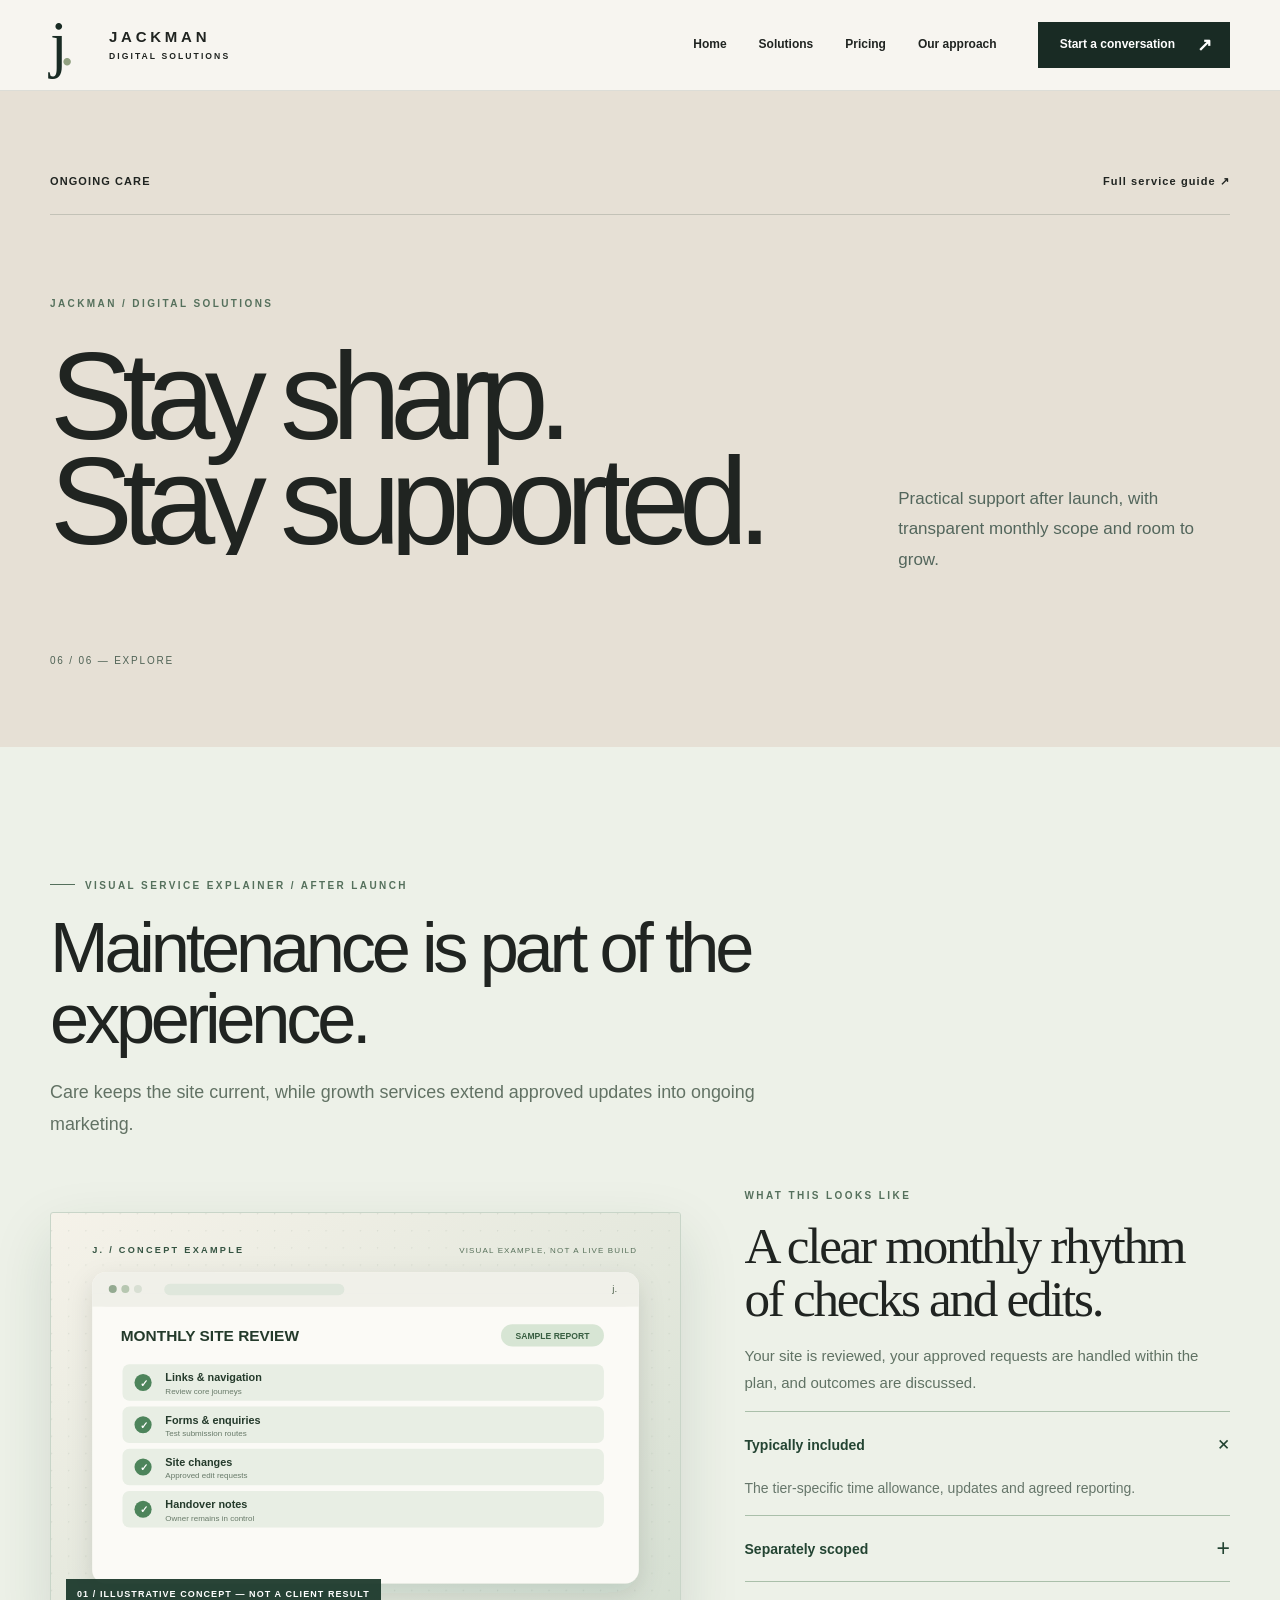
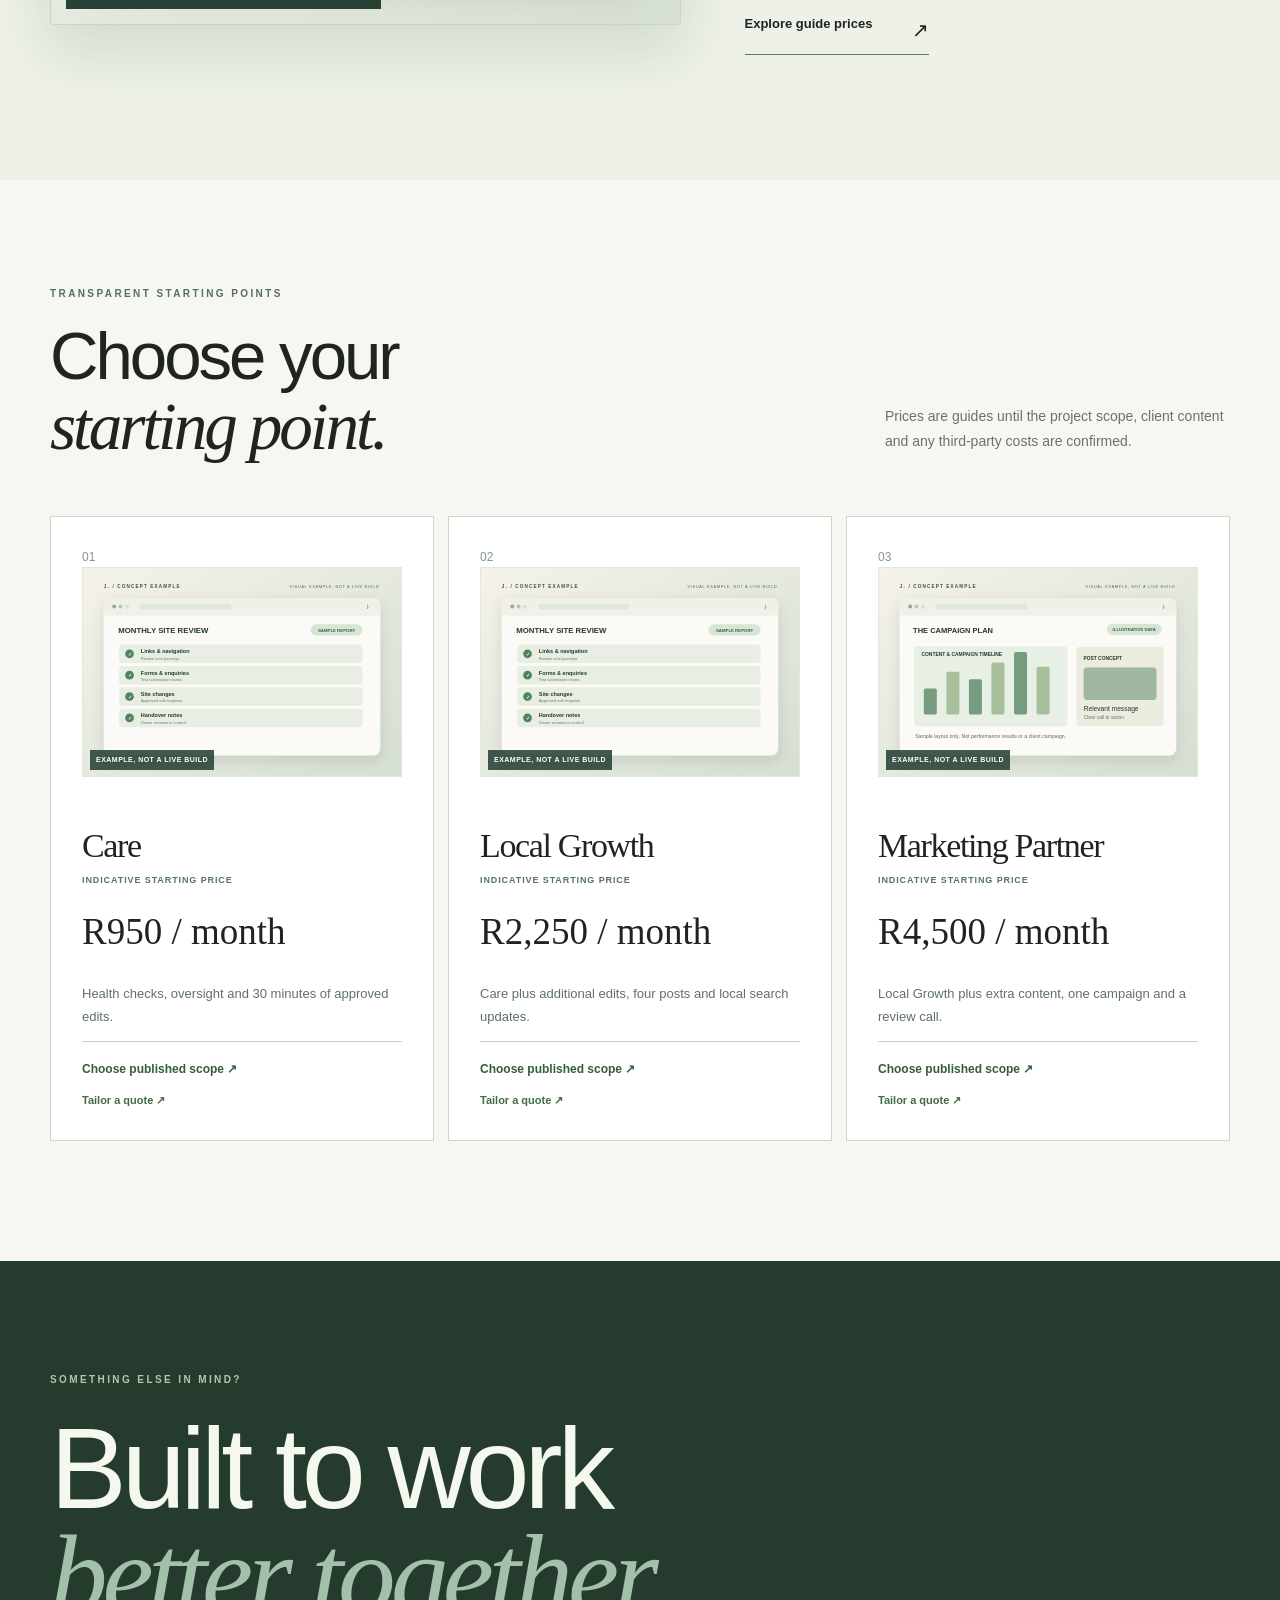
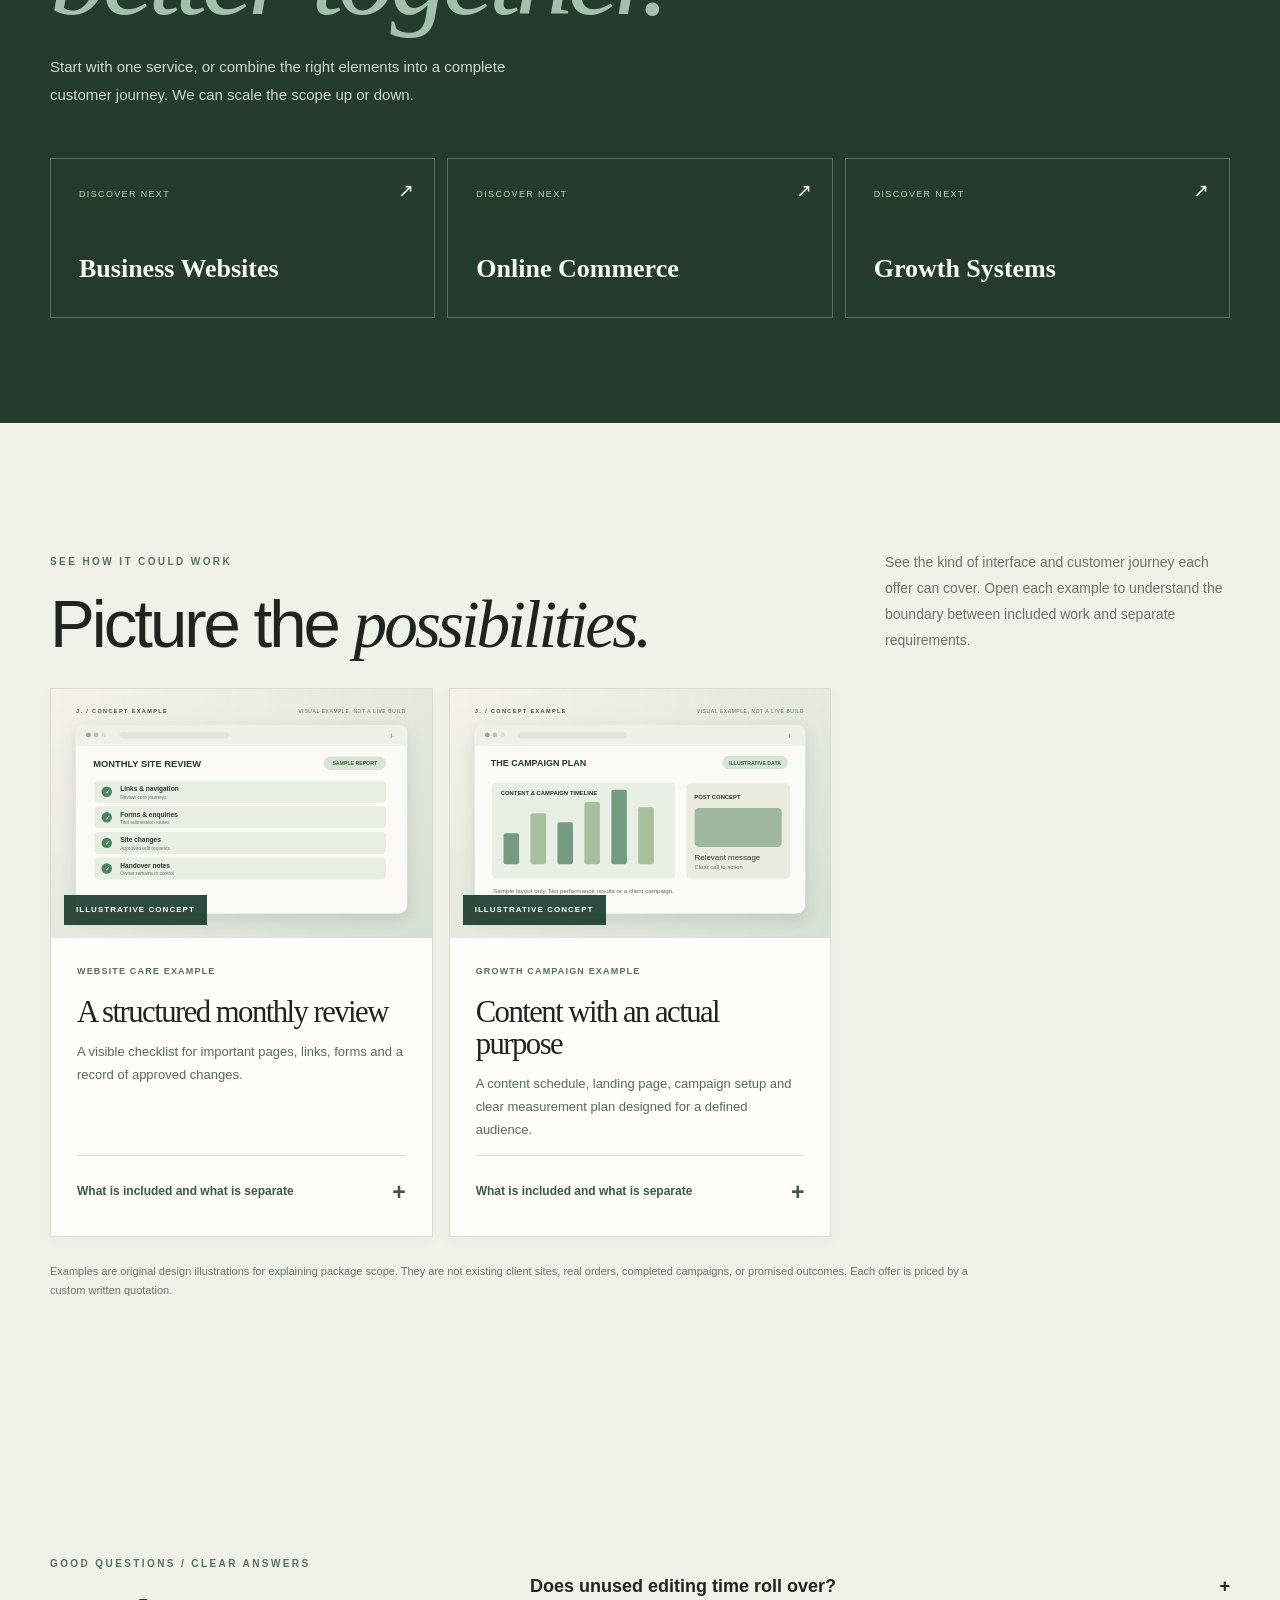
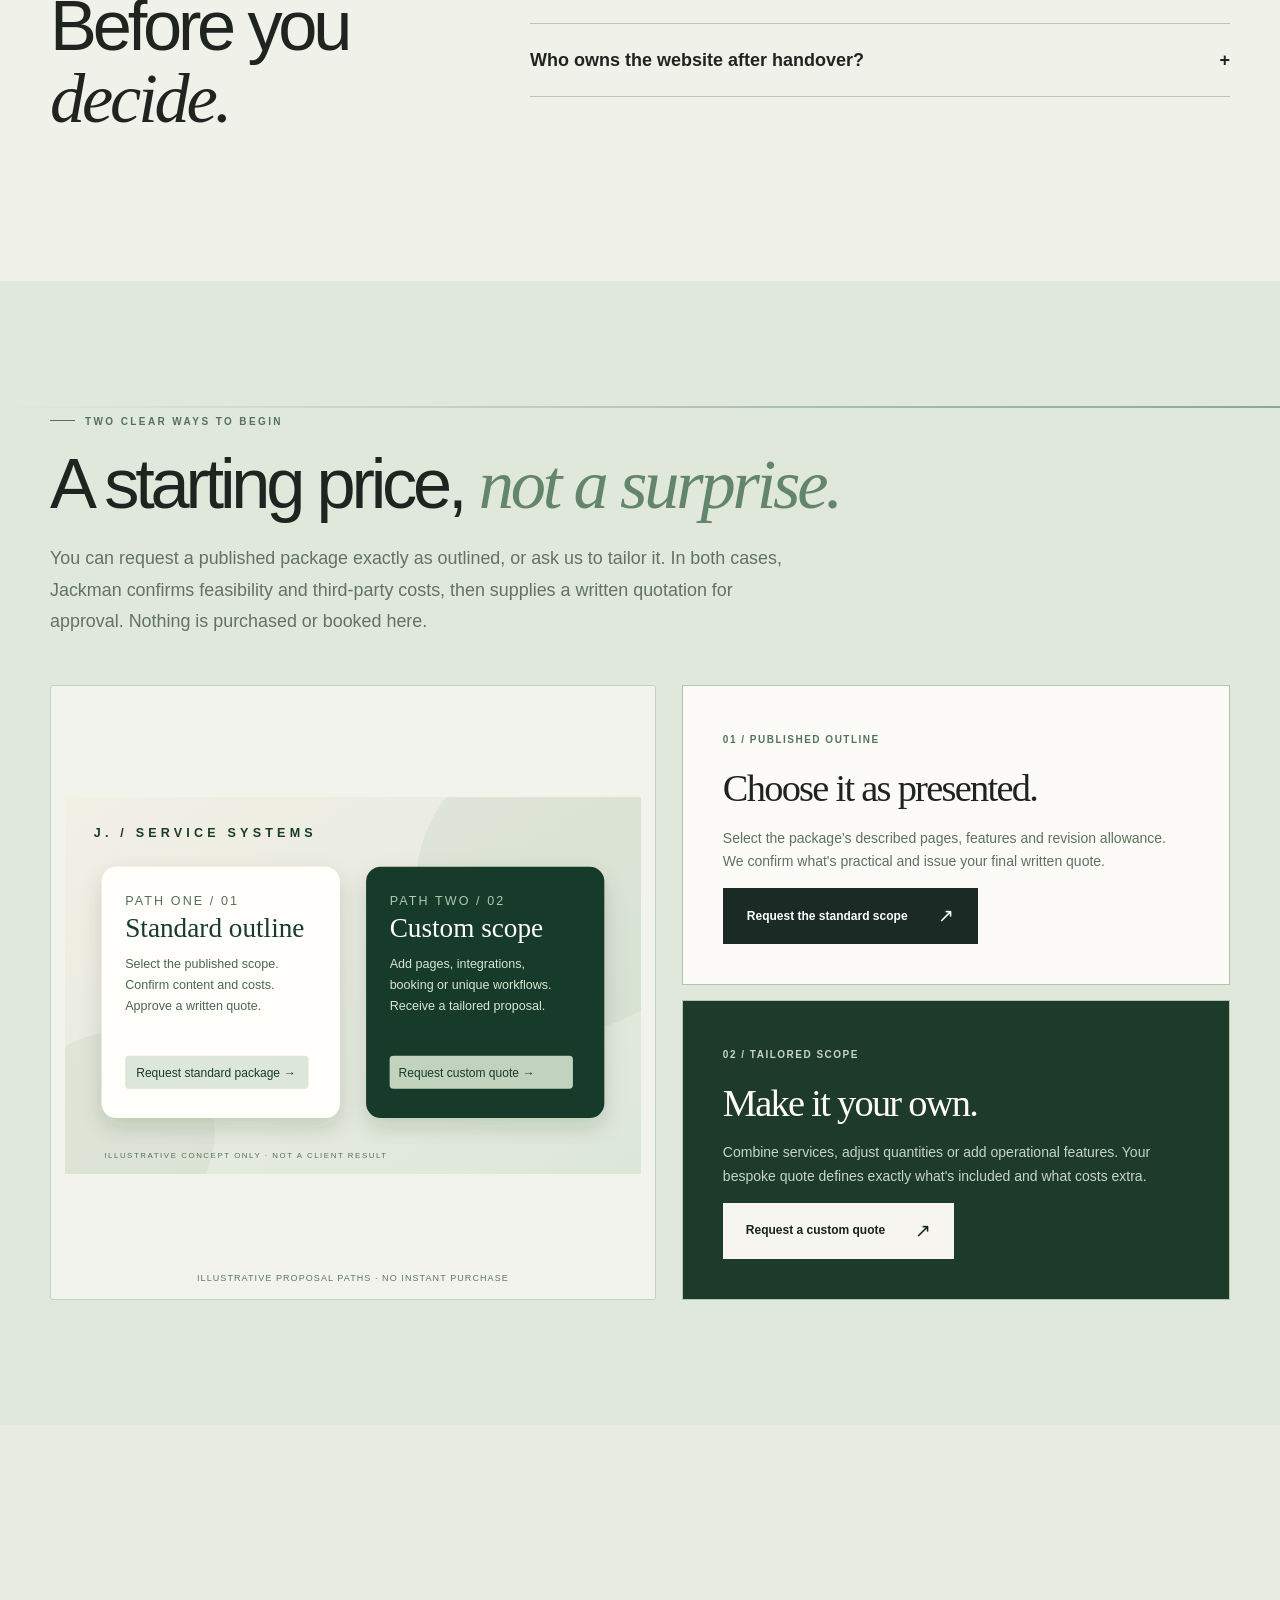
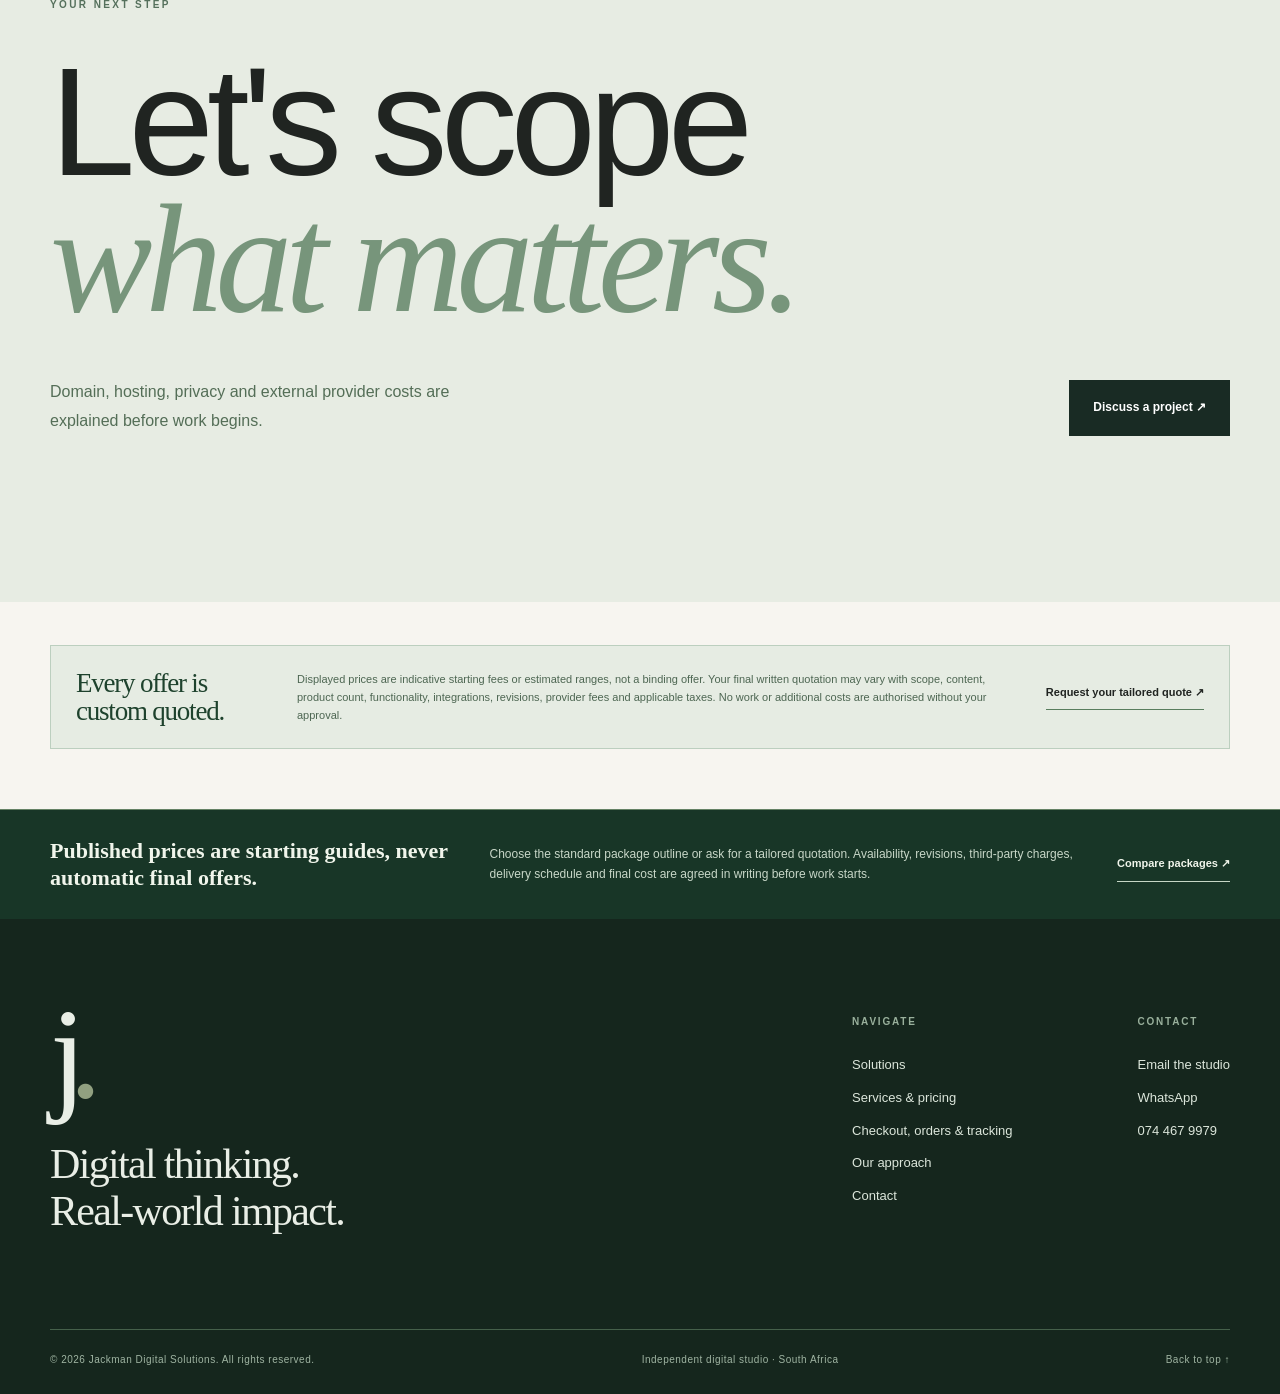
<file: care.html>
<!DOCTYPE html>

<html lang="en-ZA"><head><meta charset="utf-8"/><meta content="width=device-width,initial-scale=1" name="viewport"/><meta content="noindex,nofollow" name="robots"/><meta content="#192b24" name="theme-color"/><meta content="Support and optimisation — Jackman Digital Solutions preview" name="description"/><title>Ongoing Care | Jackman Digital Solutions — Preview</title><link href="assets/favicon.svg" rel="icon" type="image/svg+xml"/><link href="assets/styles.css" rel="stylesheet"/><link href="assets/motion.css" rel="stylesheet"/><script defer="" src="assets/main.js"></script><script defer="" src="assets/motion.js"></script><script defer="True" src="assets/v4.js"></script></head><body class="service-detail service-care"><header class="site-header" id="top"><div class="nav-shell page-wrap">
<a aria-label="Jackman Digital Solutions, home" class="brand" href="index.html"><span class="brand-symbol">j<span>.</span></span><span class="brand-label">JACKMAN<small>DIGITAL SOLUTIONS</small></span></a>
<button aria-controls="navigation" aria-expanded="false" aria-label="Open navigation" class="menu-toggle"><span></span><span></span></button>
<nav aria-label="Main navigation" class="nav" id="navigation"><a href="index.html">Home</a><a href="solutions.html">Solutions</a><a href="pricing.html">Pricing</a><a href="approach.html">Our approach</a><a class="nav-cta" href="contact.html">Start a conversation <span aria-hidden="true">↗</span></a></nav>
</div></header><main id="main"><section class="service-hero"><div class="page-wrap"><div class="service-hero-top"><span>ONGOING CARE</span><a href="pricing.html">Full service guide ↗</a></div><div class="service-hero-split" data-reveal="" data-reveal-delay="0"><div><span class="section-kicker">JACKMAN / DIGITAL SOLUTIONS</span><h1>Stay sharp.<br/>Stay supported.</h1></div><p>Practical support after launch, with transparent monthly scope and room to grow.</p></div><div class="hero-index">06 / 06 — EXPLORE</div></div></section><section aria-labelledby="v4-story-title" class="v4-story section-pad"><div class="page-wrap"><div class="v4-story-head" data-reveal=""><span class="section-kicker">VISUAL SERVICE EXPLAINER / AFTER LAUNCH</span><h2 id="v4-story-title">Maintenance is part of the experience.</h2><p>Care keeps the site current, while growth services extend approved updates into ongoing marketing.</p></div><div class="v4-story-grid"><div class="v4-story-visual v4-image-reveal" data-reveal=""><img alt="Concept illustration demonstrating after launch, not actual client work" decoding="async" height="720" loading="lazy" src="assets/examples/care.svg" width="1100"/><span>01 / ILLUSTRATIVE CONCEPT — NOT A CLIENT RESULT</span></div><div class="v4-story-details" data-reveal=""><span class="section-kicker">WHAT THIS LOOKS LIKE</span><h3>A clear monthly rhythm of checks and edits.</h3><p>Your site is reviewed, your approved requests are handled within the plan, and outcomes are discussed.</p><details class="v4-detail" open=""><summary>Typically included <span aria-hidden="true">+</span></summary><p>The tier-specific time allowance, updates and agreed reporting.</p></details><details class="v4-detail"><summary>Separately scoped <span aria-hidden="true">+</span></summary><p>Unlimited revisions, unscheduled emergency support and paid third-party services.</p></details><a class="text-link" href="pricing.html">Explore guide prices <span aria-hidden="true">↗</span></a></div></div></div></section><section class="individual-pricing"><div class="page-wrap"><div class="section-heading" data-reveal="" data-reveal-delay="0"><div><span class="section-kicker">TRANSPARENT STARTING POINTS</span><h2>Choose your<br/><em>starting point.</em></h2></div><p>Prices are guides until the project scope, client content and any third-party costs are confirmed.</p></div><div class="individual-grid"><article class="individual-offer" data-reveal="" data-reveal-delay="0"><div class="offer-num">01</div><div class="offer-visual v4-image-reveal"><img alt="Illustrative example for care package" decoding="async" height="720" loading="lazy" src="assets/examples/care.svg" width="1100"/><span>EXAMPLE, NOT A LIVE BUILD</span></div><h3>Care</h3><span class="v4-rate-label">INDICATIVE STARTING PRICE</span><div class="offer-price">R950 / month</div><p>Health checks, oversight and 30 minutes of approved edits.</p><a class="offer-link" href="contact.html?service=Care%20%26%20maintenance&amp;intent=standard">Choose published scope ↗</a><a class="v4-custom-link" href="contact.html?service=Care%20%26%20maintenance&amp;intent=custom">Tailor a quote ↗</a></article><article class="individual-offer" data-reveal="" data-reveal-delay="1"><div class="offer-num">02</div><div class="offer-visual v4-image-reveal"><img alt="Illustrative example for care package" decoding="async" height="720" loading="lazy" src="assets/examples/care.svg" width="1100"/><span>EXAMPLE, NOT A LIVE BUILD</span></div><h3>Local Growth</h3><span class="v4-rate-label">INDICATIVE STARTING PRICE</span><div class="offer-price">R2,250 / month</div><p>Care plus additional edits, four posts and local search updates.</p><a class="offer-link" href="contact.html?service=Local%20Growth&amp;intent=standard">Choose published scope ↗</a><a class="v4-custom-link" href="contact.html?service=Local%20Growth&amp;intent=custom">Tailor a quote ↗</a></article><article class="individual-offer" data-reveal="" data-reveal-delay="2"><div class="offer-num">03</div><div class="offer-visual v4-image-reveal"><img alt="Illustrative example for marketing package" decoding="async" height="720" loading="lazy" src="assets/examples/marketing.svg" width="1100"/><span>EXAMPLE, NOT A LIVE BUILD</span></div><h3>Marketing Partner</h3><span class="v4-rate-label">INDICATIVE STARTING PRICE</span><div class="offer-price">R4,500 / month</div><p>Local Growth plus extra content, one campaign and a review call.</p><a class="offer-link" href="contact.html?service=Marketing%20Partner&amp;intent=standard">Choose published scope ↗</a><a class="v4-custom-link" href="contact.html?service=Marketing%20Partner&amp;intent=custom">Tailor a quote ↗</a></article></div></div></section><section class="individual-bridge"><div class="page-wrap"><span class="section-kicker light-kicker">SOMETHING ELSE IN MIND?</span><h2 data-reveal="">Built to work<br/><em>better together.</em></h2><p>Start with one service, or combine the right elements into a complete customer journey. We can scale the scope up or down.</p><div class="cross-sell-grid"><a class="cross-sell" data-reveal="" data-reveal-delay="0" href="websites.html"><span>DISCOVER NEXT</span><strong>Business Websites</strong><b>↗</b></a><a class="cross-sell" data-reveal="" data-reveal-delay="1" href="ecommerce.html"><span>DISCOVER NEXT</span><strong>Online Commerce</strong><b>↗</b></a><a class="cross-sell" data-reveal="" data-reveal-delay="2" href="marketing.html"><span>DISCOVER NEXT</span><strong>Growth Systems</strong><b>↗</b></a></div></div></section><section aria-labelledby="example-gallery-title" class="examples-section section-pad"><div class="page-wrap"><div class="section-heading" data-reveal="" data-reveal-delay="1"><div><span class="section-kicker">SEE HOW IT COULD WORK</span><h2 id="example-gallery-title">Picture the <em>possibilities.</em></h2></div><p>See the kind of interface and customer journey each offer can cover. Open each example to understand the boundary between included work and separate requirements.</p></div><div class="example-grid"><article class="example-card" data-reveal=""><div class="example-image-wrap v4-image-reveal"><img alt="Illustrative website care example showing a sample customer interface, not a real client project" decoding="async" height="720" loading="lazy" src="assets/examples/care.svg" width="1100"/><span class="example-image-label">ILLUSTRATIVE CONCEPT</span></div><div class="example-card-body"><span class="section-kicker">WEBSITE CARE EXAMPLE</span><h3>A structured monthly review</h3><p>A visible checklist for important pages, links, forms and a record of approved changes.</p><details class="example-scope"><summary>What is included and what is separate <span aria-hidden="true">+</span></summary><p>Care R950/month includes up to 30 minutes of edits; Local Growth and Marketing Partner add separately defined work.</p></details></div></article><article class="example-card" data-reveal=""><div class="example-image-wrap v4-image-reveal"><img alt="Illustrative growth campaign example showing a sample customer interface, not a real client project" decoding="async" height="720" loading="lazy" src="assets/examples/marketing.svg" width="1100"/><span class="example-image-label">ILLUSTRATIVE CONCEPT</span></div><div class="example-card-body"><span class="section-kicker">GROWTH CAMPAIGN EXAMPLE</span><h3>Content with an actual purpose</h3><p>A content schedule, landing page, campaign setup and clear measurement plan designed for a defined audience.</p><details class="example-scope"><summary>What is included and what is separate <span aria-hidden="true">+</span></summary><p>This is an illustrative mockup, not performance data. Ad spend and platform fees are separate.</p></details></div></article></div><p class="example-disclosure">Examples are original design illustrations for explaining package scope. They are not existing client sites, real orders, completed campaigns, or promised outcomes. Each offer is priced by a custom written quotation.</p></div></section><section aria-labelledby="v4faq" class="v4-faq section-pad"><div class="page-wrap v4-faq-layout"><div data-reveal=""><span class="section-kicker">GOOD QUESTIONS / CLEAR ANSWERS</span><h2 id="v4faq">Before you <em>decide.</em></h2></div><div class="v4-faq-list"><details data-reveal=""><summary>Does unused editing time roll over? <span aria-hidden="true">+</span></summary><p>No, unless the signed agreement explicitly changes that rule.</p></details><details data-reveal=""><summary>Who owns the website after handover? <span aria-hidden="true">+</span></summary><p>Client-owned accounts and written rights/handover terms are preferred. Specific rights are defined in the accepted contract.</p></details></div></div></section><section aria-labelledby="v4-choice-title" class="v4-offer-choice section-pad"><div class="page-wrap"><div class="v4-choice-head" data-reveal=""><span class="section-kicker">TWO CLEAR WAYS TO BEGIN</span><h2 id="v4-choice-title">A starting price, <em>not a surprise.</em></h2><p>You can request a published package exactly as outlined, or ask us to tailor it. In both cases, Jackman confirms feasibility and third-party costs, then supplies a written quotation for approval. Nothing is purchased or booked here.</p></div><div class="v4-choice-layout"><div class="v4-choice-art v4-image-reveal" data-reveal=""><img alt="Two illustrated enquiry routes: choose published package scope or customise a quotation" decoding="async" height="720" loading="lazy" src="assets/examples/standard-custom.svg" width="1100"/><small>Illustrative proposal paths · no instant purchase</small></div><div class="v4-choice-options"><article class="v4-choice-card" data-reveal=""><span>01 / PUBLISHED OUTLINE</span><h3>Choose it as presented.</h3><p>Select the package's described pages, features and revision allowance. We confirm what's practical and issue your final written quote.</p><a class="btn btn-dark" href="contact.html?intent=standard">Request the standard scope <span aria-hidden="true">↗</span></a></article><article class="v4-choice-card v4-choice-card-dark" data-reveal=""><span>02 / TAILORED SCOPE</span><h3>Make it your own.</h3><p>Combine services, adjust quantities or add operational features. Your bespoke quote defines exactly what's included and what costs extra.</p><a class="btn btn-light" href="contact.html?intent=custom">Request a custom quote <span aria-hidden="true">↗</span></a></article></div></div></div></section><section class="motion-closing"><div class="page-wrap"><span class="section-kicker">YOUR NEXT STEP</span><h2 data-reveal="">Let's scope<br/><em>what matters.</em></h2><div class="motion-closing-row"><p>Domain, hosting, privacy and external provider costs are explained before work begins.</p><a class="btn btn-dark" href="contact.html?service=care">Discuss a project ↗</a></div></div></section><aside aria-label="Pricing and quotation information" class="quote-disclaimer page-wrap"><strong>Every offer is custom quoted.</strong><p>Displayed prices are indicative starting fees or estimated ranges, not a binding offer. Your final written quotation may vary with scope, content, product count, functionality, integrations, revisions, provider fees and applicable taxes. No work or additional costs are authorised without your approval.</p><a href="contact.html">Request your tailored quote <span aria-hidden="true">↗</span></a></aside></main><aside aria-label="Starting-price policy" class="v4-price-ribbon"><div class="page-wrap"><strong>Published prices are starting guides, never automatic final offers.</strong><p>Choose the standard package outline or ask for a tailored quotation. Availability, revisions, third-party charges, delivery schedule and final cost are agreed in writing before work starts.</p><a href="pricing.html#package-explorer">Compare packages ↗</a></div></aside><footer class="site-footer"><div class="page-wrap"><div class="footer-top"><div><a class="footer-brand" href="index.html">j<span>.</span></a><div class="footer-tag">Digital thinking.<br/>Real-world impact.</div></div><div class="footer-links"><div><strong>Navigate</strong><a href="solutions.html">Solutions</a><a href="pricing.html">Services &amp; pricing</a><a href="checkout-orders-tracking.html">Checkout, orders &amp; tracking</a><a href="approach.html">Our approach</a><a href="contact.html">Contact</a></div><div><strong>Contact</strong><a href="mailto:dabulavuyo5055@gmail.com">Email the studio</a><a href="https://wa.me/27744679979" rel="noopener noreferrer" target="_blank">WhatsApp</a><a href="tel:+27744679979">074 467 9979</a></div></div></div><div class="footer-bottom"><span>© <span data-year="">2026</span> Jackman Digital Solutions. All rights reserved.</span><span>Independent digital studio · South Africa</span><a href="#top">Back to top ↑</a></div></div></footer></body></html>
</file>
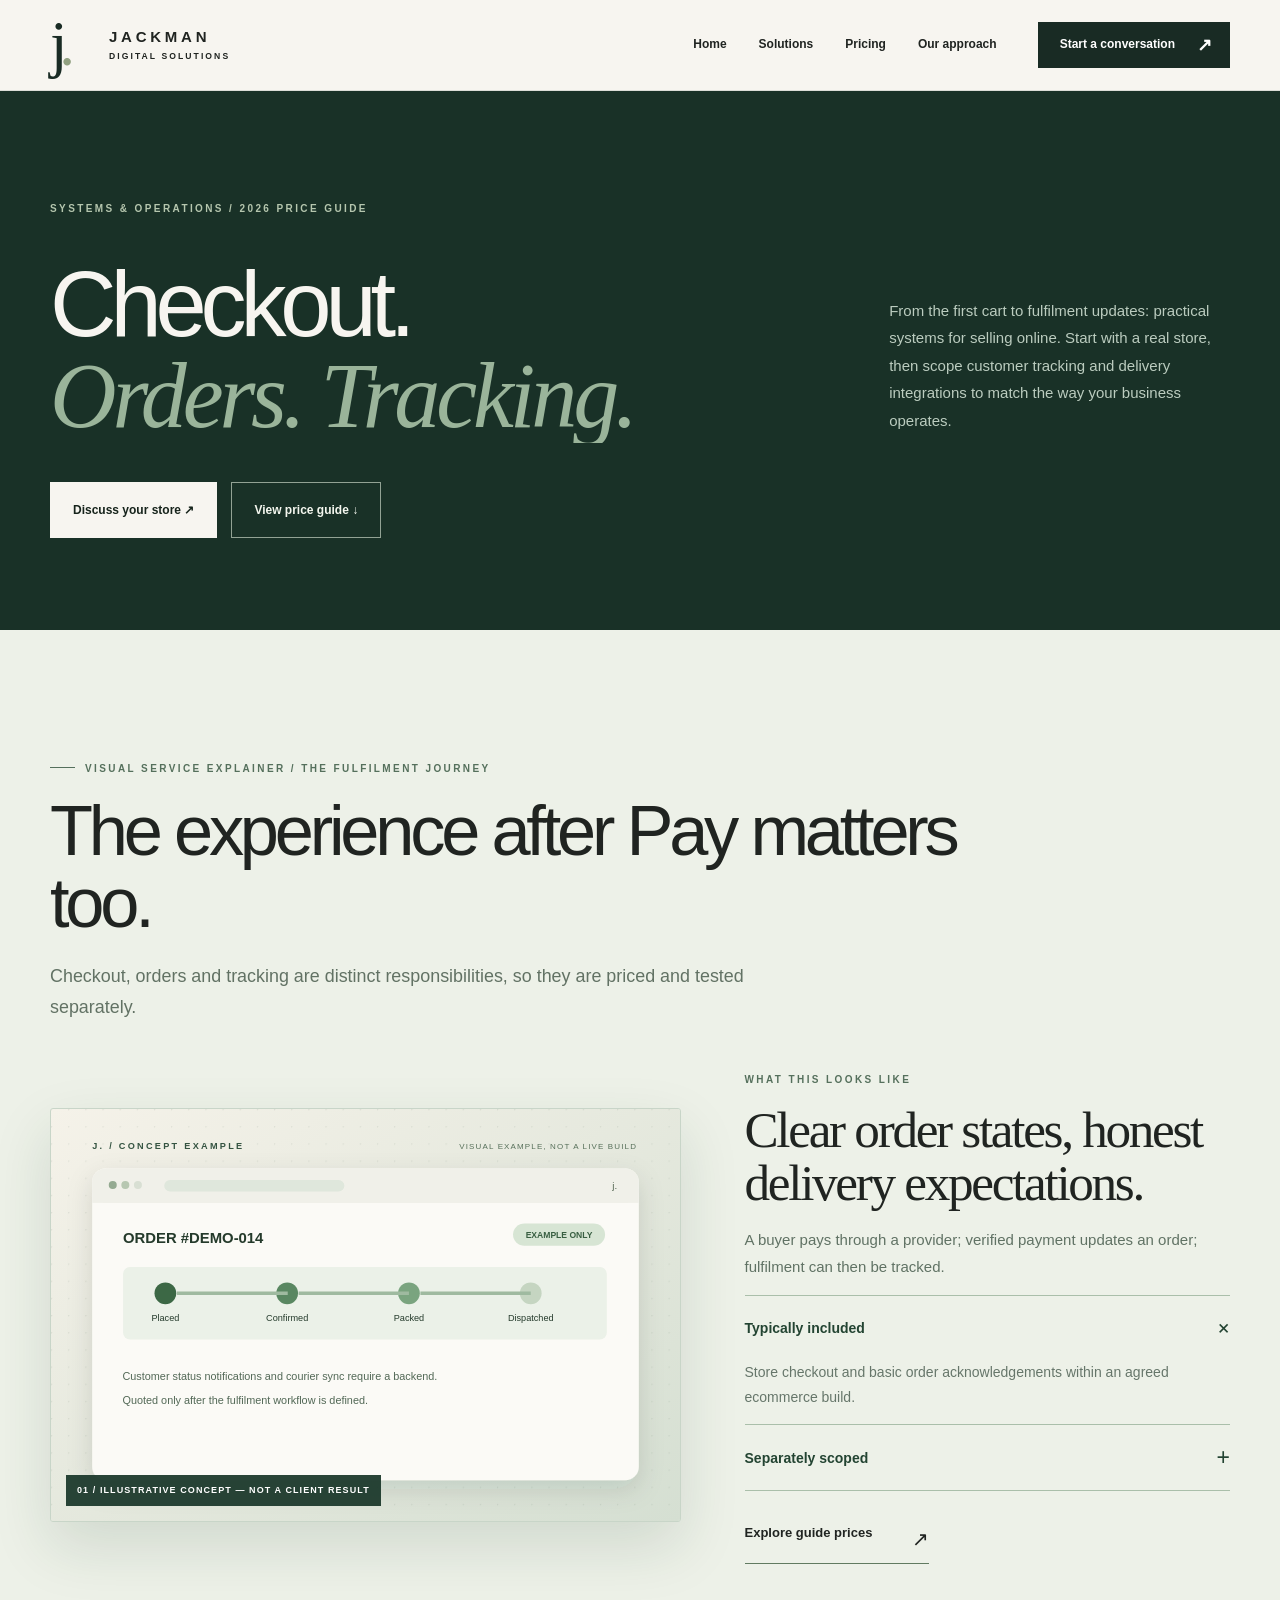
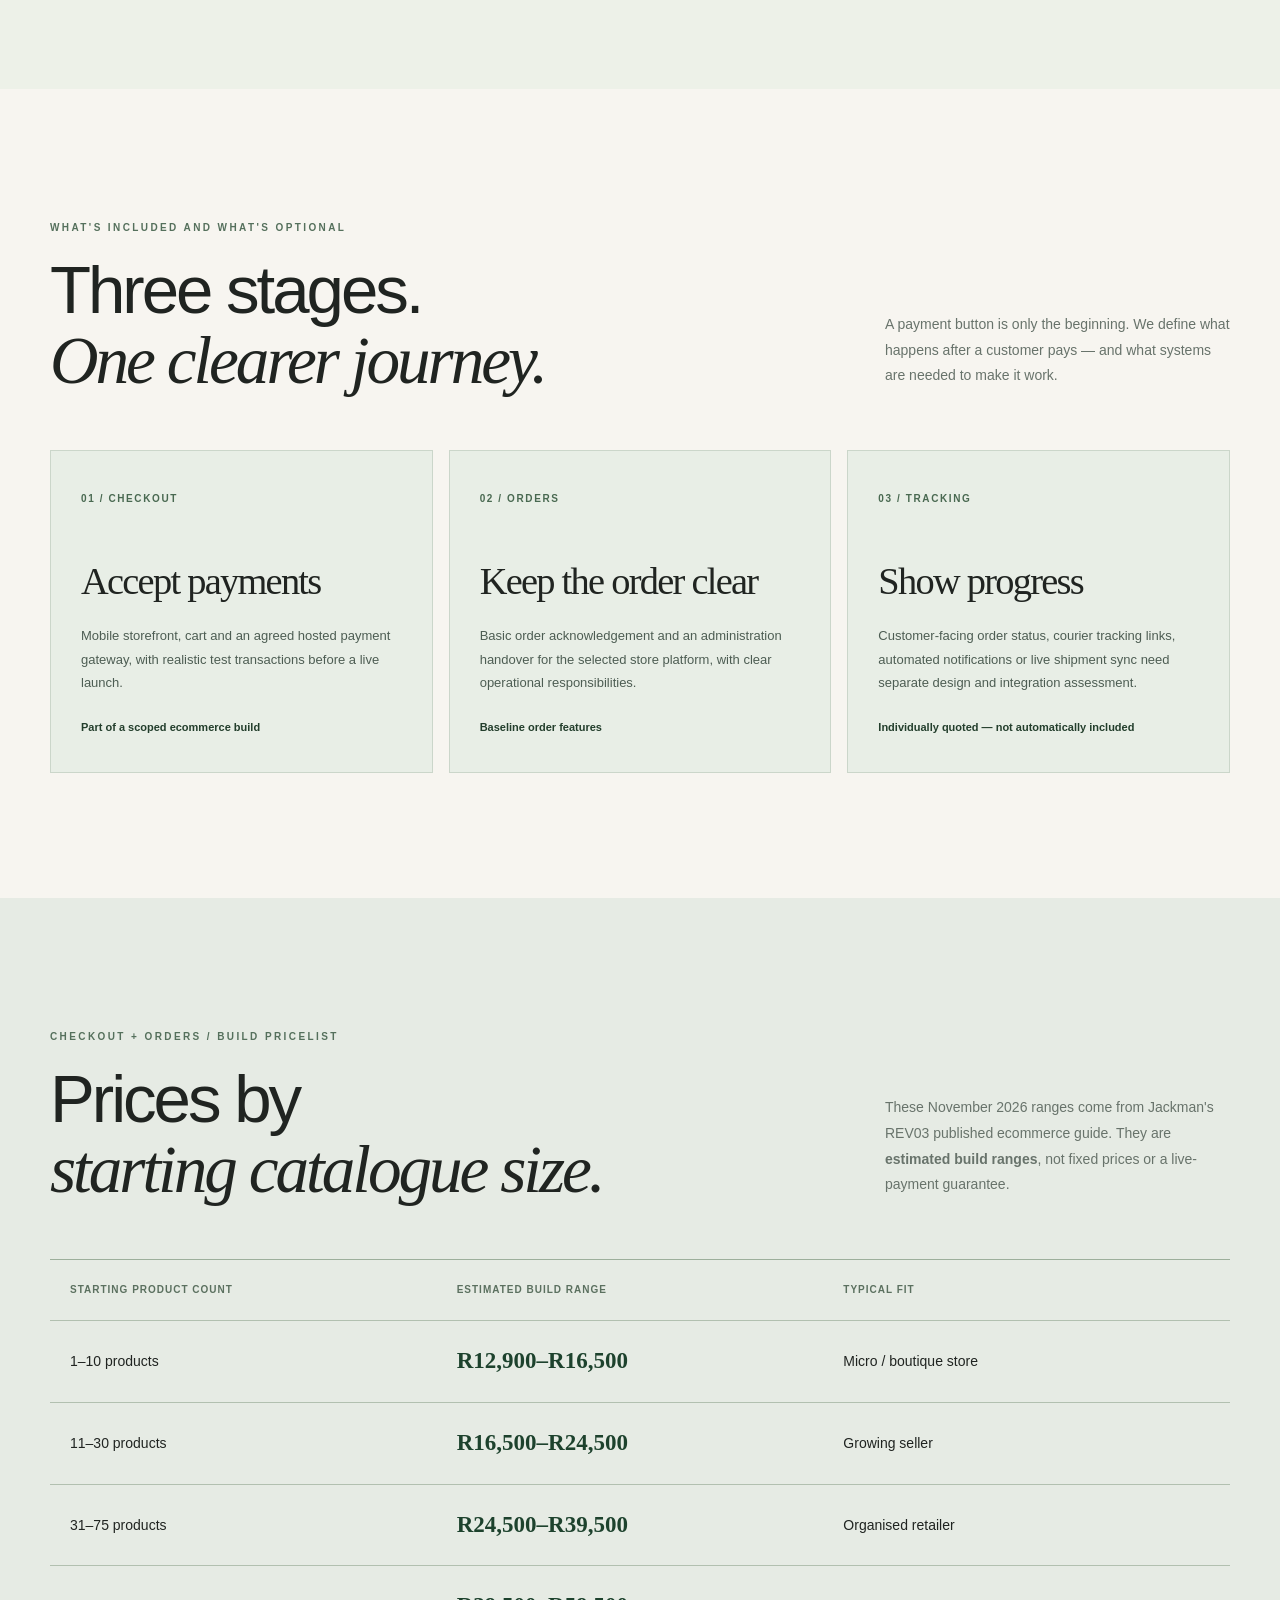
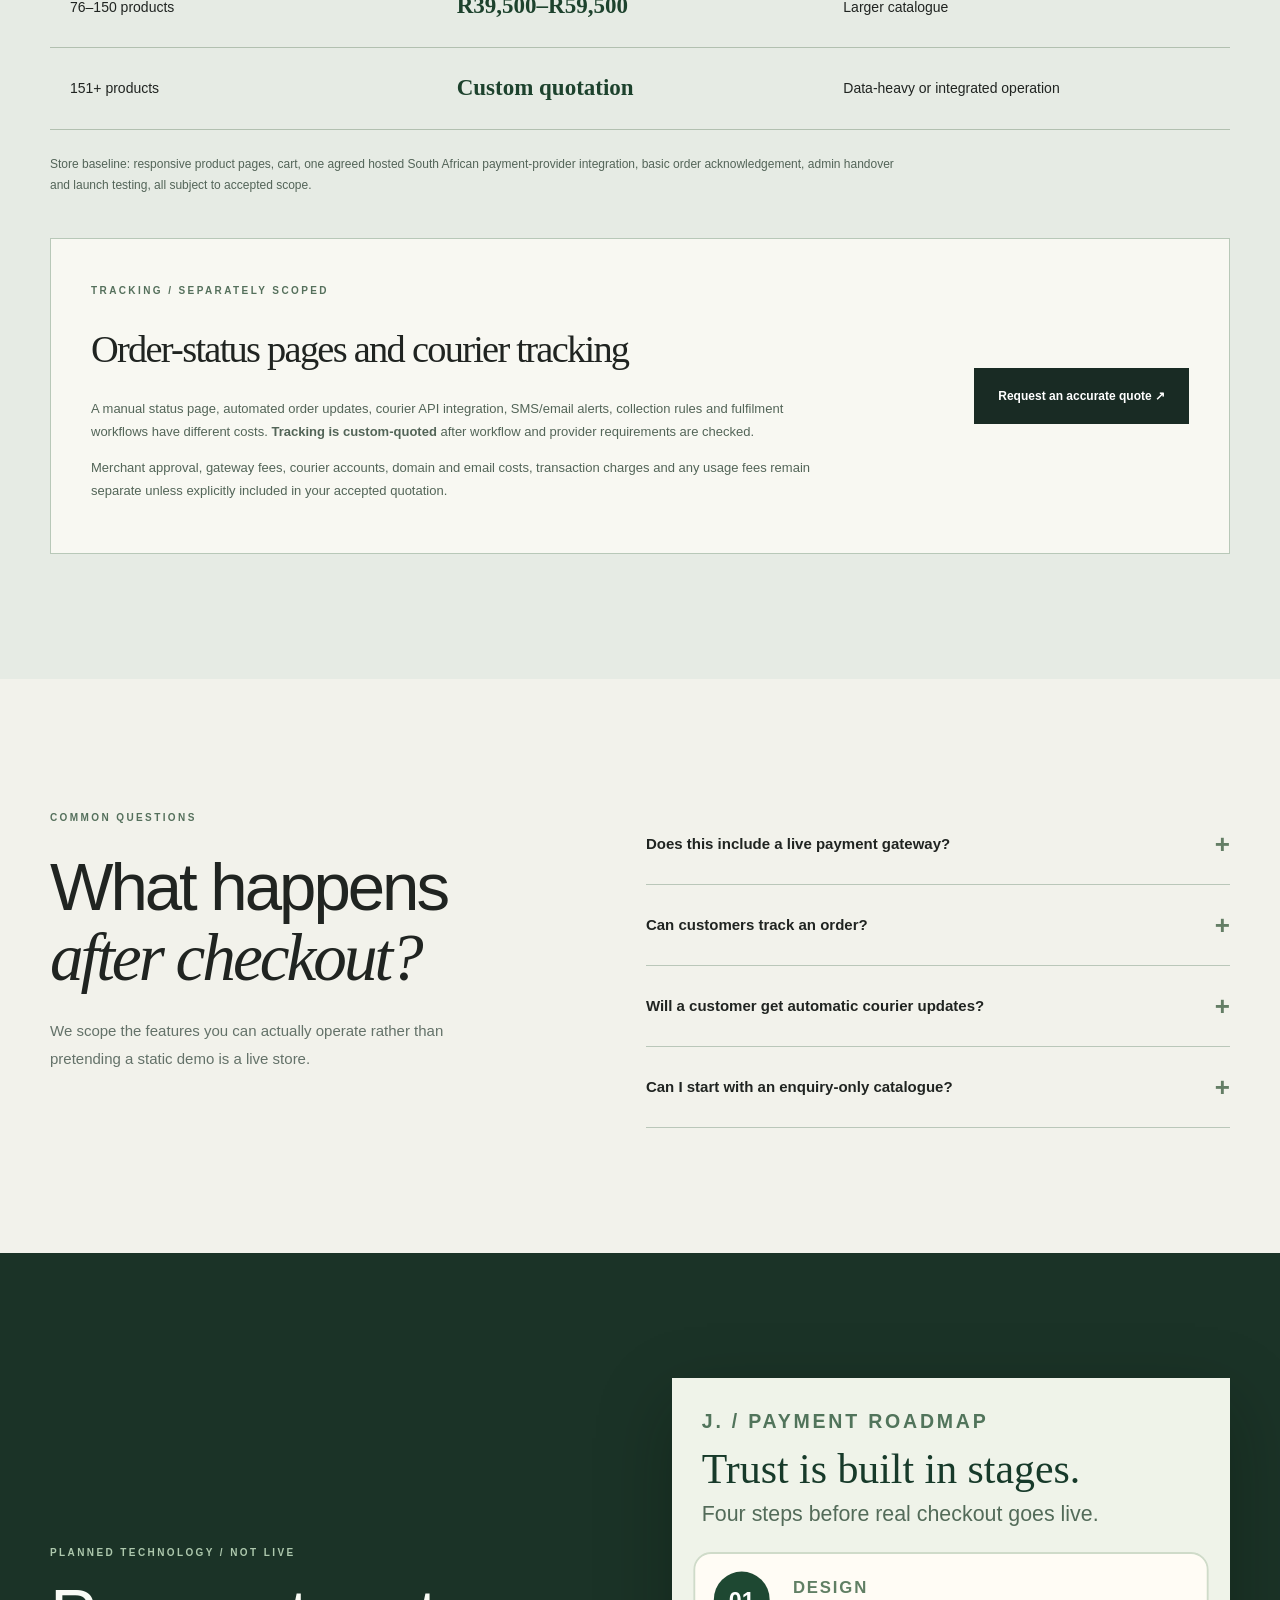
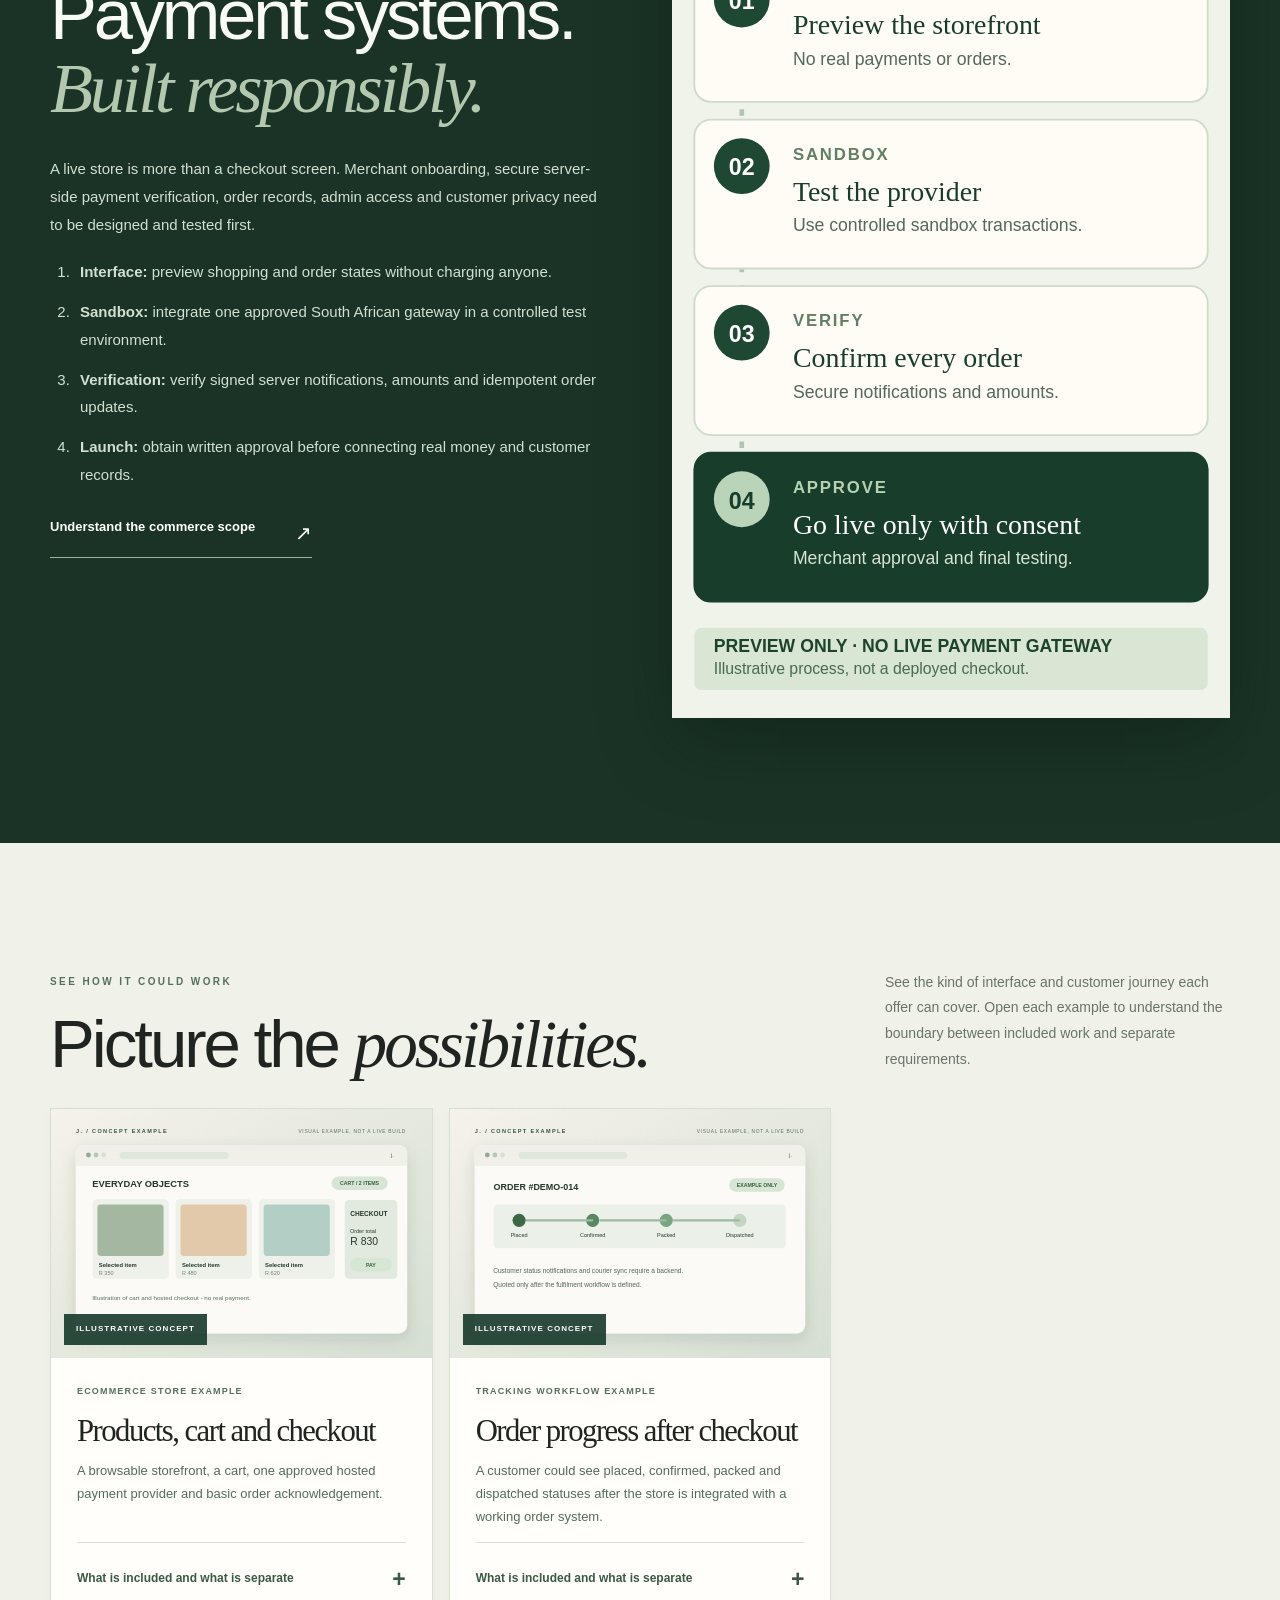
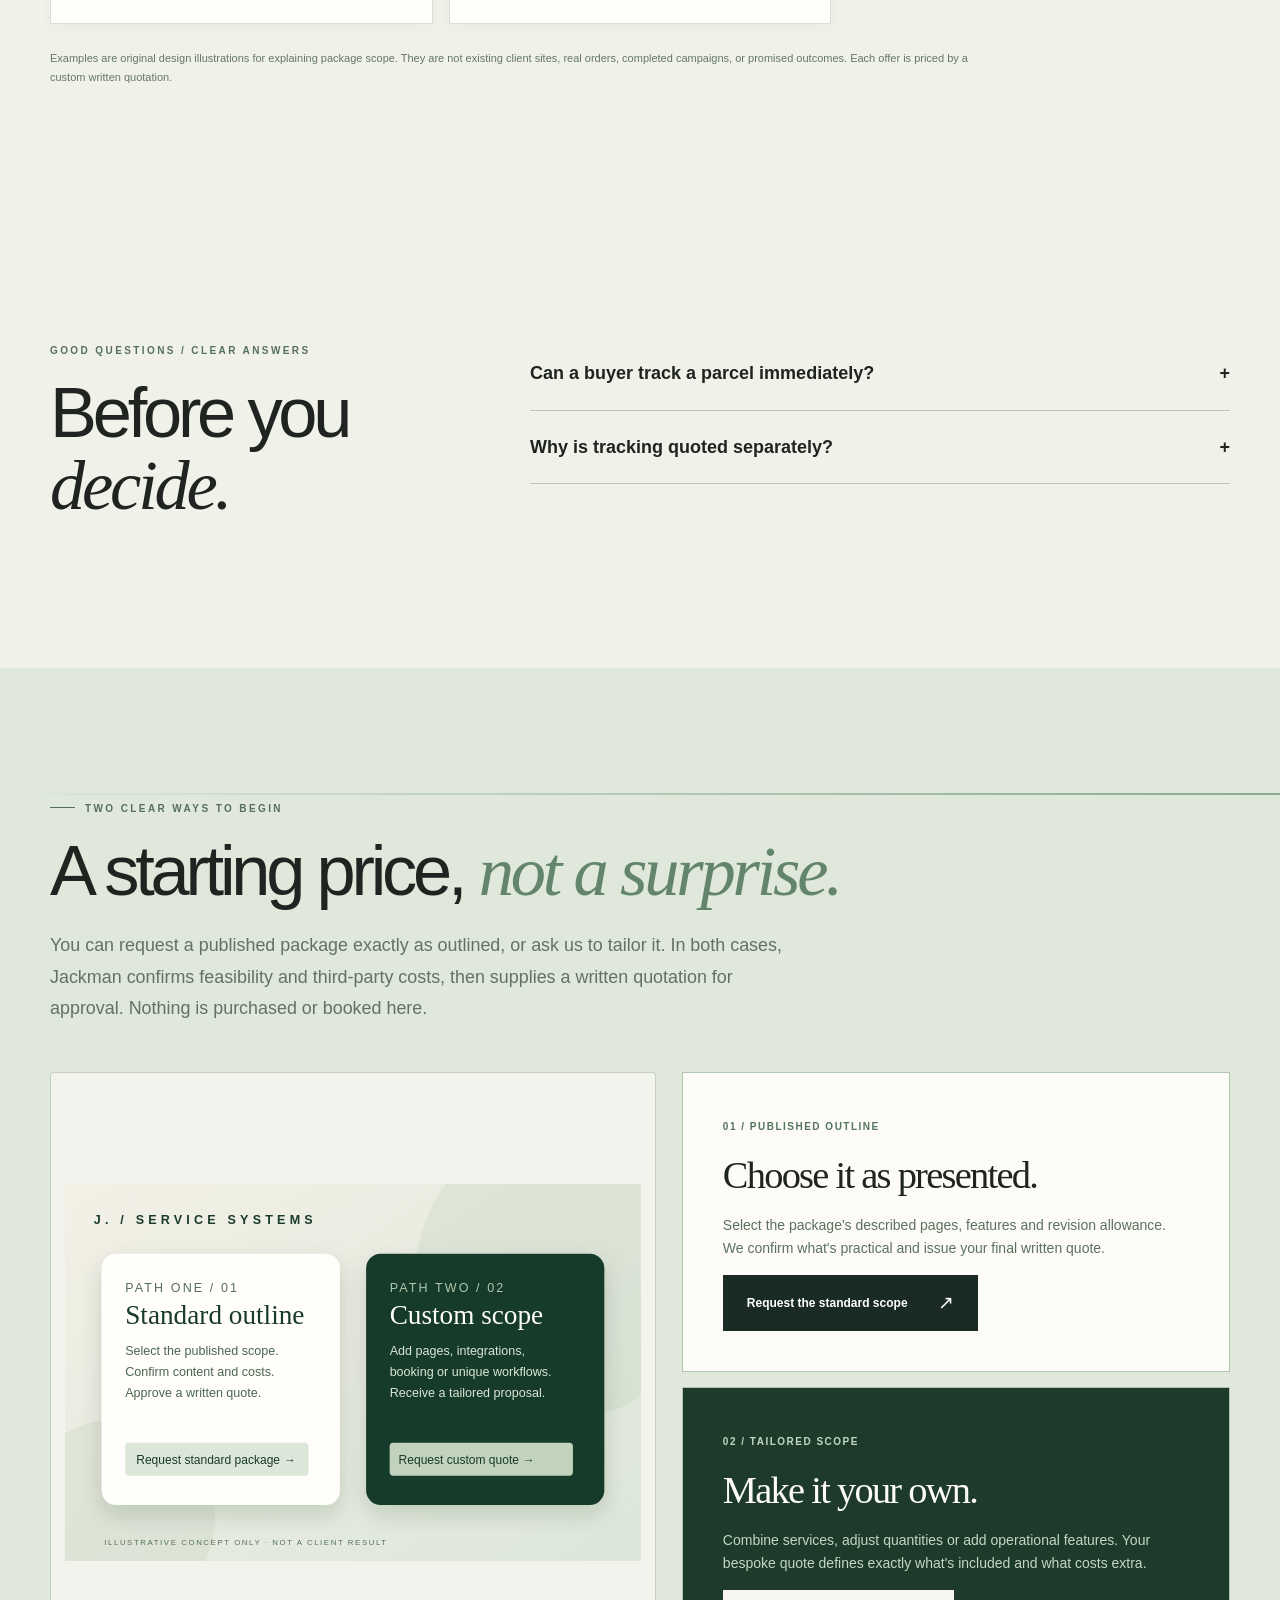
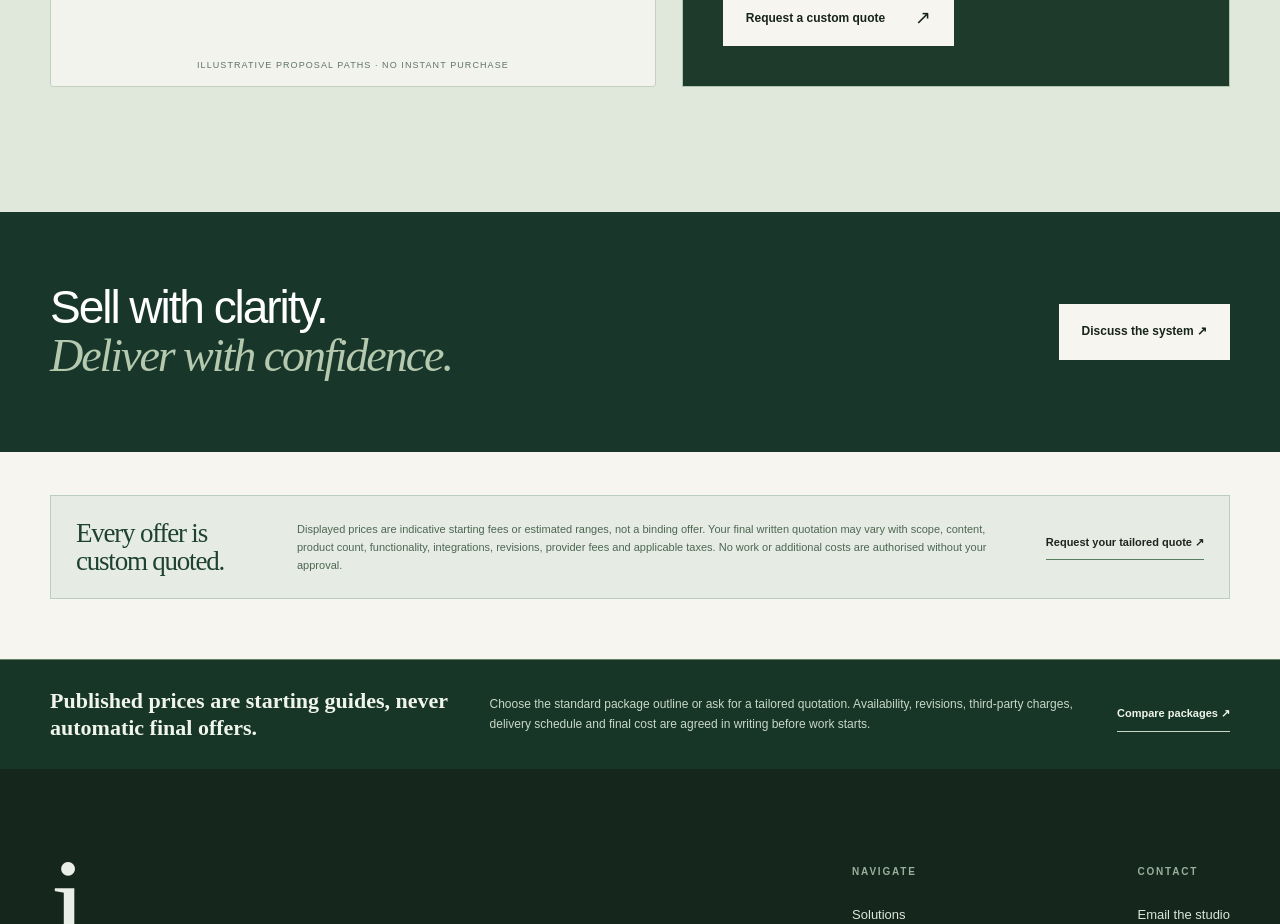
<file: checkout-orders-tracking.html>
<!DOCTYPE html>

<html lang="en-ZA"><head><meta charset="utf-8"/><meta content="width=device-width,initial-scale=1" name="viewport"/><meta content="#192b24" name="theme-color"/><meta content="Checkout, orders and tracking service options from Jackman Digital Solutions. Transparent ecommerce build ranges and separately scoped shipping and order tracking." name="description"/><meta content="noindex,nofollow" name="robots"/><title>Checkout, Orders &amp; Tracking pricing | Jackman Digital Solutions — Preview</title><link href="assets/favicon.svg" rel="icon" type="image/svg+xml"/><link href="assets/styles.css" rel="stylesheet"/><link href="assets/motion.css" rel="stylesheet"/><script defer="" src="assets/main.js"></script><script defer="" src="assets/motion.js"></script><script defer="True" src="assets/v4.js"></script></head><body class="checkout-tracking"><a class="skip-link" href="#main">Skip to content</a><header class="site-header" id="top"><div class="nav-shell page-wrap">
<a aria-label="Jackman Digital Solutions, home" class="brand" href="index.html"><span class="brand-symbol">j<span>.</span></span><span class="brand-label">JACKMAN<small>DIGITAL SOLUTIONS</small></span></a>
<button aria-controls="navigation" aria-expanded="false" aria-label="Open navigation" class="menu-toggle"><span></span><span></span></button>
<nav aria-label="Main navigation" class="nav" id="navigation"><a href="index.html">Home</a><a href="solutions.html">Solutions</a><a href="pricing.html">Pricing</a><a href="approach.html">Our approach</a><a class="nav-cta" href="contact.html">Start a conversation <span aria-hidden="true">↗</span></a></nav>
</div></header><main id="main">
<section class="subhero subhero-green checkout-hero"><div class="page-wrap"><span class="section-kicker light-kicker">SYSTEMS &amp; OPERATIONS / 2026 PRICE GUIDE</span><div class="subhero-grid" data-reveal="" data-reveal-delay="0"><h1>Checkout.<br/><em>Orders. Tracking.</em></h1><p>From the first cart to fulfilment updates: practical systems for selling online. Start with a real store, then scope customer tracking and delivery integrations to match the way your business operates.</p></div><div class="checkout-hero-cta"><a class="btn btn-light" href="contact.html?service=Checkout%2C%20orders%20%26%20tracking">Discuss your store ↗</a><a class="checkout-text-link" href="pricing.html#checkout-orders-tracking">View price guide ↓</a></div></div></section><section aria-labelledby="v4-story-title" class="v4-story section-pad"><div class="page-wrap"><div class="v4-story-head" data-reveal=""><span class="section-kicker">VISUAL SERVICE EXPLAINER / THE FULFILMENT JOURNEY</span><h2 id="v4-story-title">The experience after Pay matters too.</h2><p>Checkout, orders and tracking are distinct responsibilities, so they are priced and tested separately.</p></div><div class="v4-story-grid"><div class="v4-story-visual v4-image-reveal" data-reveal=""><img alt="Concept illustration demonstrating the fulfilment journey, not actual client work" decoding="async" height="720" loading="lazy" src="assets/examples/tracking.svg" width="1100"/><span>01 / ILLUSTRATIVE CONCEPT — NOT A CLIENT RESULT</span></div><div class="v4-story-details" data-reveal=""><span class="section-kicker">WHAT THIS LOOKS LIKE</span><h3>Clear order states, honest delivery expectations.</h3><p>A buyer pays through a provider; verified payment updates an order; fulfilment can then be tracked.</p><details class="v4-detail" open=""><summary>Typically included <span aria-hidden="true">+</span></summary><p>Store checkout and basic order acknowledgements within an agreed ecommerce build.</p></details><details class="v4-detail"><summary>Separately scoped <span aria-hidden="true">+</span></summary><p>Live tracking links, courier APIs, SMS, automatic statuses and complex fulfilment integrations.</p></details><a class="text-link" href="pricing.html">Explore guide prices <span aria-hidden="true">↗</span></a></div></div></div></section>
<section class="section-pad cot-journey"><div class="page-wrap"><div class="section-heading" data-reveal="" data-reveal-delay="0"><div><span class="section-kicker">WHAT'S INCLUDED AND WHAT'S OPTIONAL</span><h2>Three stages.<br/><em>One clearer journey.</em></h2></div><p>A payment button is only the beginning. We define what happens after a customer pays — and what systems are needed to make it work.</p></div><div class="cot-columns" data-reveal="" data-reveal-delay="1">
<article class="cot-step" data-reveal="" data-reveal-delay="0"><span class="cot-index">01 / CHECKOUT</span><h3>Accept payments</h3><p>Mobile storefront, cart and an agreed hosted payment gateway, with realistic test transactions before a live launch.</p><strong>Part of a scoped ecommerce build</strong></article>
<article class="cot-step" data-reveal="" data-reveal-delay="1"><span class="cot-index">02 / ORDERS</span><h3>Keep the order clear</h3><p>Basic order acknowledgement and an administration handover for the selected store platform, with clear operational responsibilities.</p><strong>Baseline order features</strong></article>
<article class="cot-step" data-reveal="" data-reveal-delay="2"><span class="cot-index">03 / TRACKING</span><h3>Show progress</h3><p>Customer-facing order status, courier tracking links, automated notifications or live shipment sync need separate design and integration assessment.</p><strong>Individually quoted — not automatically included</strong></article>
</div></div></section>
<section class="section-pad cot-price-section" id="price-guide"><div class="page-wrap"><div class="section-heading" data-reveal="" data-reveal-delay="1"><div><span class="section-kicker">CHECKOUT + ORDERS / BUILD PRICELIST</span><h2>Prices by<br/><em>starting catalogue size.</em></h2></div><p>These November 2026 ranges come from Jackman's REV03 published ecommerce guide. They are <b>estimated build ranges</b>, not fixed prices or a live-payment guarantee.</p></div>
<div aria-label="Ecommerce checkout and orders build price guide" class="cot-price-table" role="table"><div class="cot-price-row cot-price-heading" role="row"><span role="columnheader">Starting product count</span><span role="columnheader">Estimated build range</span><span role="columnheader">Typical fit</span></div>
<div class="cot-price-row" role="row"><span role="cell">1–10 products</span><strong role="cell">R12,900–R16,500</strong><span role="cell">Micro / boutique store</span></div><div class="cot-price-row" role="row"><span role="cell">11–30 products</span><strong role="cell">R16,500–R24,500</strong><span role="cell">Growing seller</span></div><div class="cot-price-row" role="row"><span role="cell">31–75 products</span><strong role="cell">R24,500–R39,500</strong><span role="cell">Organised retailer</span></div><div class="cot-price-row" role="row"><span role="cell">76–150 products</span><strong role="cell">R39,500–R59,500</strong><span role="cell">Larger catalogue</span></div><div class="cot-price-row" role="row"><span role="cell">151+ products</span><strong role="cell">Custom quotation</strong><span role="cell">Data-heavy or integrated operation</span></div></div><p class="cot-price-note">Store baseline: responsive product pages, cart, one agreed hosted South African payment-provider integration, basic order acknowledgement, admin handover and launch testing, all subject to accepted scope.</p><div class="cot-quote-callout" data-reveal=""><div><span class="section-kicker">TRACKING / SEPARATELY SCOPED</span><h3>Order-status pages and courier tracking</h3><p>A manual status page, automated order updates, courier API integration, SMS/email alerts, collection rules and fulfilment workflows have different costs. <b>Tracking is custom-quoted</b> after workflow and provider requirements are checked.</p><p>Merchant approval, gateway fees, courier accounts, domain and email costs, transaction charges and any usage fees remain separate unless explicitly included in your accepted quotation.</p></div><a class="btn btn-dark" href="contact.html?service=Checkout%2C%20orders%20%26%20tracking">Request an accurate quote ↗</a></div></div></section>
<section class="v3-faq section-pad"><div class="page-wrap v3-faq-grid"><div data-reveal=""><span class="section-kicker">COMMON QUESTIONS</span><h2>What happens<br/><em>after checkout?</em></h2><p>We scope the features you can actually operate rather than pretending a static demo is a live store.</p></div><div class="v3-faq-list"><details data-reveal=""><summary>Does this include a live payment gateway?<span aria-hidden="true">+</span></summary><p>A scoped ecommerce build includes integration of one approved hosted payment provider. Your own merchant onboarding and final payment testing are required; provider fees are separate.</p></details><details data-reveal=""><summary>Can customers track an order?<span aria-hidden="true">+</span></summary><p>Yes, if your approved build includes a real status and order-data workflow. Customer order status and courier tracking are additional features that are assessed and quoted separately.</p></details><details data-reveal=""><summary>Will a customer get automatic courier updates?<span aria-hidden="true">+</span></summary><p>Not by default. A courier integration, SMS or email notices, status sync and third-party accounts require further technical scoping and consent to any provider charges.</p></details><details data-reveal=""><summary>Can I start with an enquiry-only catalogue?<span aria-hidden="true">+</span></summary><p>Yes. An enquiry-only catalogue is a different, lower-complexity service and does not accept verified orders or real payments. <a href="pricing.html">Compare the separate catalogue pricing</a>.</p></details></div></div></section>
<section aria-labelledby="v4-payment-title" class="v4-payment-preview section-pad"><div class="page-wrap v4-payment-grid"><div data-reveal=""><span class="section-kicker">PLANNED TECHNOLOGY / NOT LIVE</span><h2 id="v4-payment-title">Payment systems. <em>Built responsibly.</em></h2><p>A live store is more than a checkout screen. Merchant onboarding, secure server-side payment verification, order records, admin access and customer privacy need to be designed and tested first.</p><ol class="v4-steps"><li><b>Interface:</b> preview shopping and order states without charging anyone.</li><li><b>Sandbox:</b> integrate one approved South African gateway in a controlled test environment.</li><li><b>Verification:</b> verify signed server notifications, amounts and idempotent order updates.</li><li><b>Launch:</b> obtain written approval before connecting real money and customer records.</li></ol><a class="text-link" href="checkout-orders-tracking.html">Understand the commerce scope <span aria-hidden="true">↗</span></a></div><div class="v4-payment-art v4-image-reveal" data-reveal=""><picture><source media="(max-width: 640px)" srcset="assets/examples/payment-roadmap-mobile.svg" type="image/svg+xml"/><img src="assets/examples/payment-roadmap.svg" alt="Four-stage illustration from static design through payment sandbox and verification to authorised go-live" width="1100" height="720" decoding="async" loading="lazy"/></picture></div></div></section><section aria-labelledby="example-gallery-title" class="examples-section section-pad"><div class="page-wrap"><div class="section-heading" data-reveal="" data-reveal-delay="2"><div><span class="section-kicker">SEE HOW IT COULD WORK</span><h2 id="example-gallery-title">Picture the <em>possibilities.</em></h2></div><p>See the kind of interface and customer journey each offer can cover. Open each example to understand the boundary between included work and separate requirements.</p></div><div class="example-grid"><article class="example-card" data-reveal=""><div class="example-image-wrap v4-image-reveal"><img alt="Illustrative ecommerce store example showing a sample customer interface, not a real client project" decoding="async" height="720" loading="lazy" src="assets/examples/store.svg" width="1100"/><span class="example-image-label">ILLUSTRATIVE CONCEPT</span></div><div class="example-card-body"><span class="section-kicker">ECOMMERCE STORE EXAMPLE</span><h3>Products, cart and checkout</h3><p>A browsable storefront, a cart, one approved hosted payment provider and basic order acknowledgement.</p><details class="example-scope"><summary>What is included and what is separate <span aria-hidden="true">+</span></summary><p>Prices vary with product count, variations and operational needs. Payment fees and delivery rules are separate.</p></details></div></article><article class="example-card" data-reveal=""><div class="example-image-wrap v4-image-reveal"><img alt="Illustrative tracking workflow example showing a sample customer interface, not a real client project" decoding="async" height="720" loading="lazy" src="assets/examples/tracking.svg" width="1100"/><span class="example-image-label">ILLUSTRATIVE CONCEPT</span></div><div class="example-card-body"><span class="section-kicker">TRACKING WORKFLOW EXAMPLE</span><h3>Order progress after checkout</h3><p>A customer could see placed, confirmed, packed and dispatched statuses after the store is integrated with a working order system.</p><details class="example-scope"><summary>What is included and what is separate <span aria-hidden="true">+</span></summary><p>Status sync, courier integrations and automated notifications require a custom quotation and backend infrastructure.</p></details></div></article></div><p class="example-disclosure">Examples are original design illustrations for explaining package scope. They are not existing client sites, real orders, completed campaigns, or promised outcomes. Each offer is priced by a custom written quotation.</p></div></section><section aria-labelledby="v4faq" class="v4-faq section-pad"><div class="page-wrap v4-faq-layout"><div data-reveal=""><span class="section-kicker">GOOD QUESTIONS / CLEAR ANSWERS</span><h2 id="v4faq">Before you <em>decide.</em></h2></div><div class="v4-faq-list"><details data-reveal=""><summary>Can a buyer track a parcel immediately? <span aria-hidden="true">+</span></summary><p>Only when real order status, access rules and courier data are connected in an approved live build. The illustrations are not working tracking services.</p></details><details data-reveal=""><summary>Why is tracking quoted separately? <span aria-hidden="true">+</span></summary><p>Courier providers, update frequency, notifications, customer privacy and integration complexity vary substantially.</p></details></div></div></section><section aria-labelledby="v4-choice-title" class="v4-offer-choice section-pad"><div class="page-wrap"><div class="v4-choice-head" data-reveal=""><span class="section-kicker">TWO CLEAR WAYS TO BEGIN</span><h2 id="v4-choice-title">A starting price, <em>not a surprise.</em></h2><p>You can request a published package exactly as outlined, or ask us to tailor it. In both cases, Jackman confirms feasibility and third-party costs, then supplies a written quotation for approval. Nothing is purchased or booked here.</p></div><div class="v4-choice-layout"><div class="v4-choice-art v4-image-reveal" data-reveal=""><img alt="Two illustrated enquiry routes: choose published package scope or customise a quotation" decoding="async" height="720" loading="lazy" src="assets/examples/standard-custom.svg" width="1100"/><small>Illustrative proposal paths · no instant purchase</small></div><div class="v4-choice-options"><article class="v4-choice-card" data-reveal=""><span>01 / PUBLISHED OUTLINE</span><h3>Choose it as presented.</h3><p>Select the package's described pages, features and revision allowance. We confirm what's practical and issue your final written quote.</p><a class="btn btn-dark" href="contact.html?intent=standard">Request the standard scope <span aria-hidden="true">↗</span></a></article><article class="v4-choice-card v4-choice-card-dark" data-reveal=""><span>02 / TAILORED SCOPE</span><h3>Make it your own.</h3><p>Combine services, adjust quantities or add operational features. Your bespoke quote defines exactly what's included and what costs extra.</p><a class="btn btn-light" href="contact.html?intent=custom">Request a custom quote <span aria-hidden="true">↗</span></a></article></div></div></div></section><section class="mini-cta"><div class="page-wrap mini-cta-grid"><h2 data-reveal="">Sell with clarity.<br/><em>Deliver with confidence.</em></h2><a class="btn btn-light" href="contact.html?service=Checkout%2C%20orders%20%26%20tracking">Discuss the system ↗</a></div></section>
<aside aria-label="Pricing and quotation information" class="quote-disclaimer page-wrap"><strong>Every offer is custom quoted.</strong><p>Displayed prices are indicative starting fees or estimated ranges, not a binding offer. Your final written quotation may vary with scope, content, product count, functionality, integrations, revisions, provider fees and applicable taxes. No work or additional costs are authorised without your approval.</p><a href="contact.html">Request your tailored quote <span aria-hidden="true">↗</span></a></aside></main><aside aria-label="Starting-price policy" class="v4-price-ribbon"><div class="page-wrap"><strong>Published prices are starting guides, never automatic final offers.</strong><p>Choose the standard package outline or ask for a tailored quotation. Availability, revisions, third-party charges, delivery schedule and final cost are agreed in writing before work starts.</p><a href="pricing.html#package-explorer">Compare packages ↗</a></div></aside><footer class="site-footer"><div class="page-wrap"><div class="footer-top"><div><a class="footer-brand" href="index.html">j<span>.</span></a><div class="footer-tag">Digital thinking.<br/>Real-world impact.</div></div><div class="footer-links"><div><strong>Navigate</strong><a href="solutions.html">Solutions</a><a href="pricing.html">Services &amp; pricing</a><a href="checkout-orders-tracking.html">Checkout, orders &amp; tracking</a><a href="approach.html">Our approach</a><a href="contact.html">Contact</a></div><div><strong>Contact</strong><a href="mailto:dabulavuyo5055@gmail.com">Email the studio</a><a href="https://wa.me/27744679979" rel="noopener noreferrer" target="_blank">WhatsApp</a><a href="tel:+27744679979">074 467 9979</a></div></div></div><div class="footer-bottom"><span>© <span data-year="">2026</span> Jackman Digital Solutions. All rights reserved.</span><span>Independent digital studio · South Africa</span><a href="#top">Back to top ↑</a></div></div></footer></body></html>
</file>
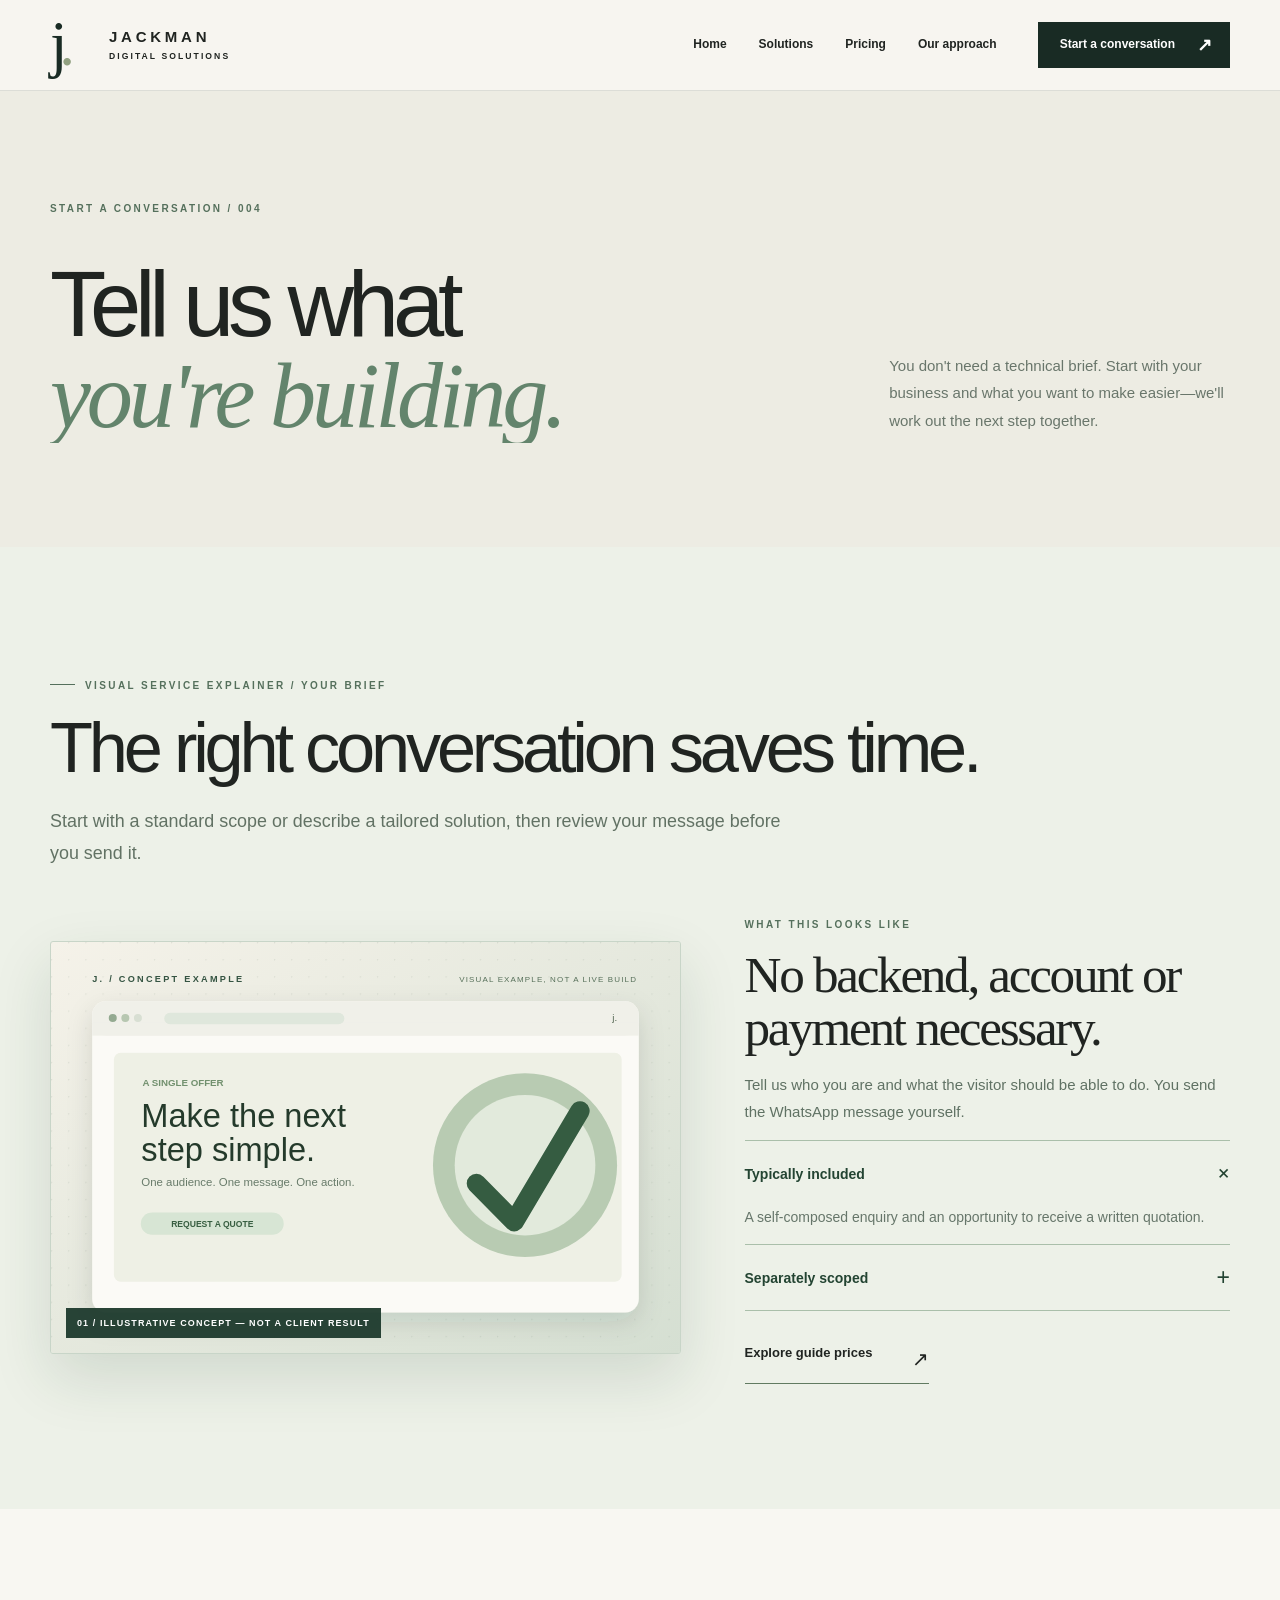
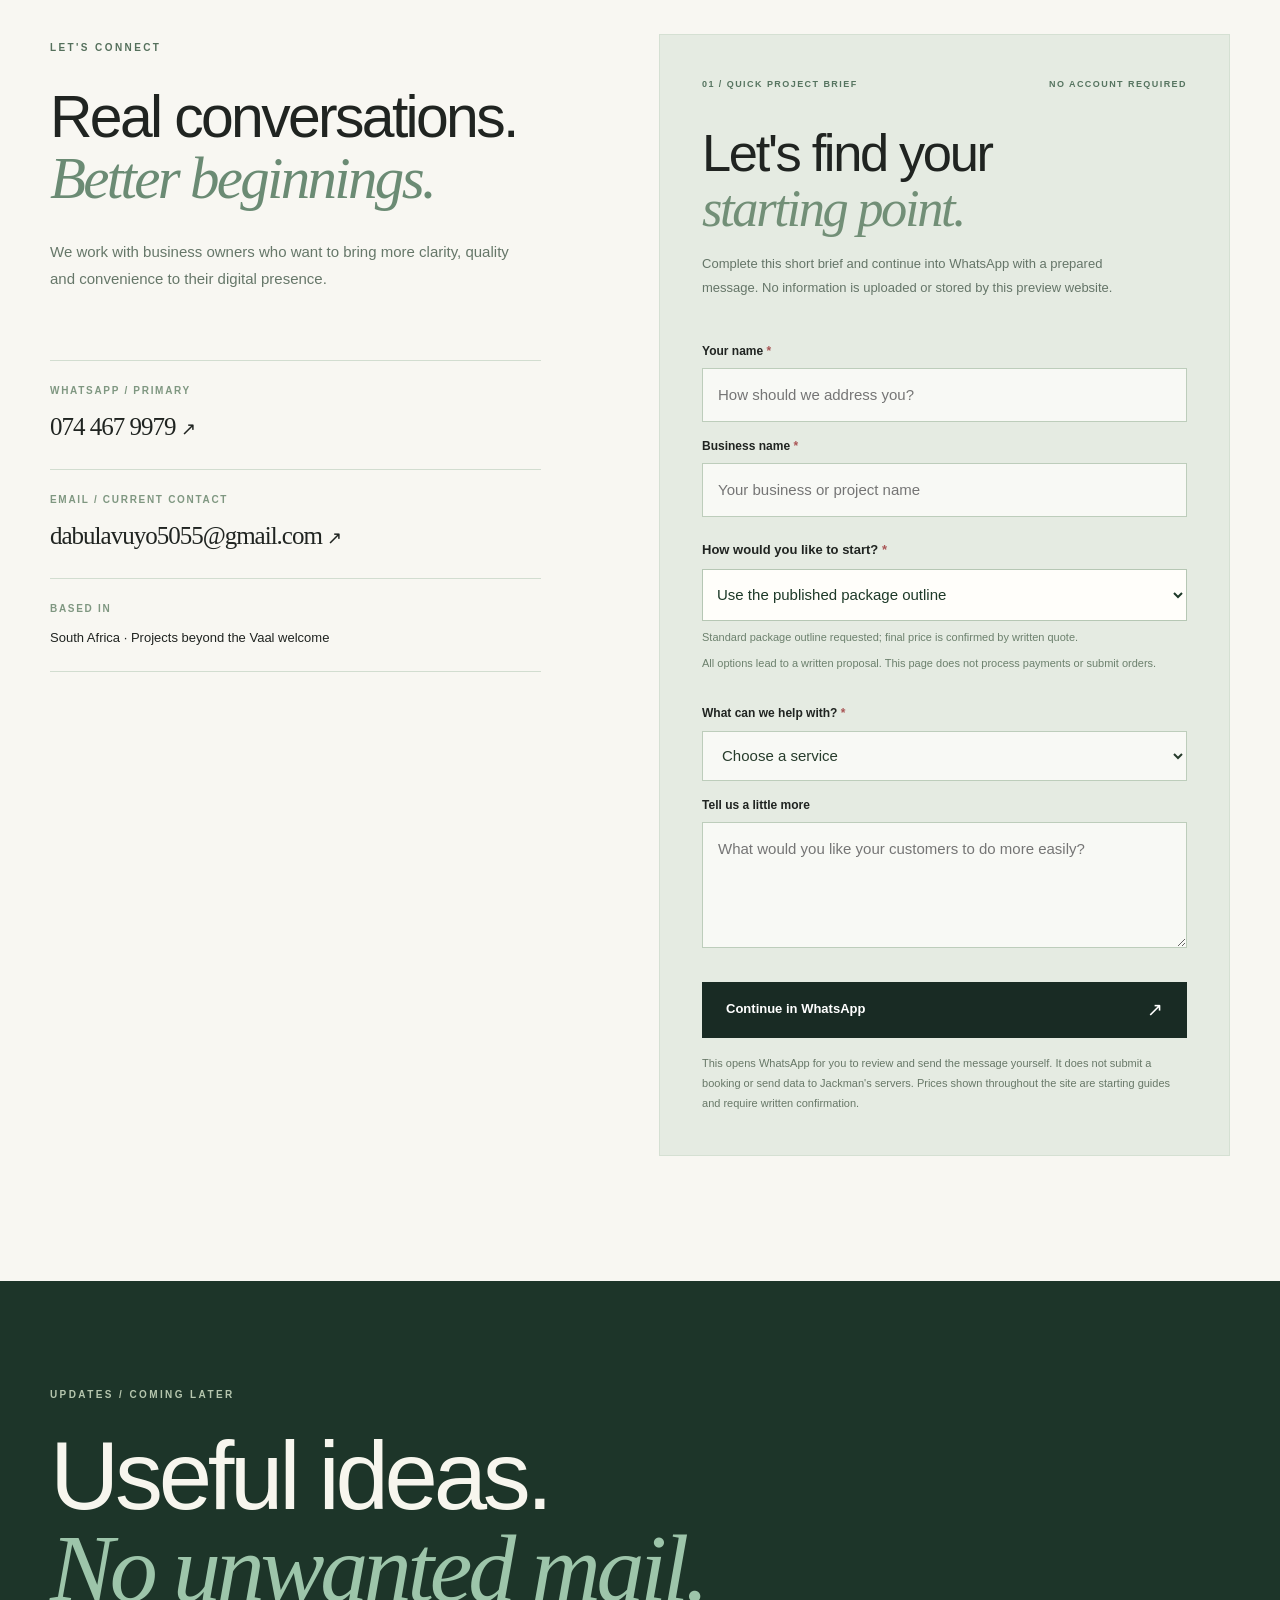
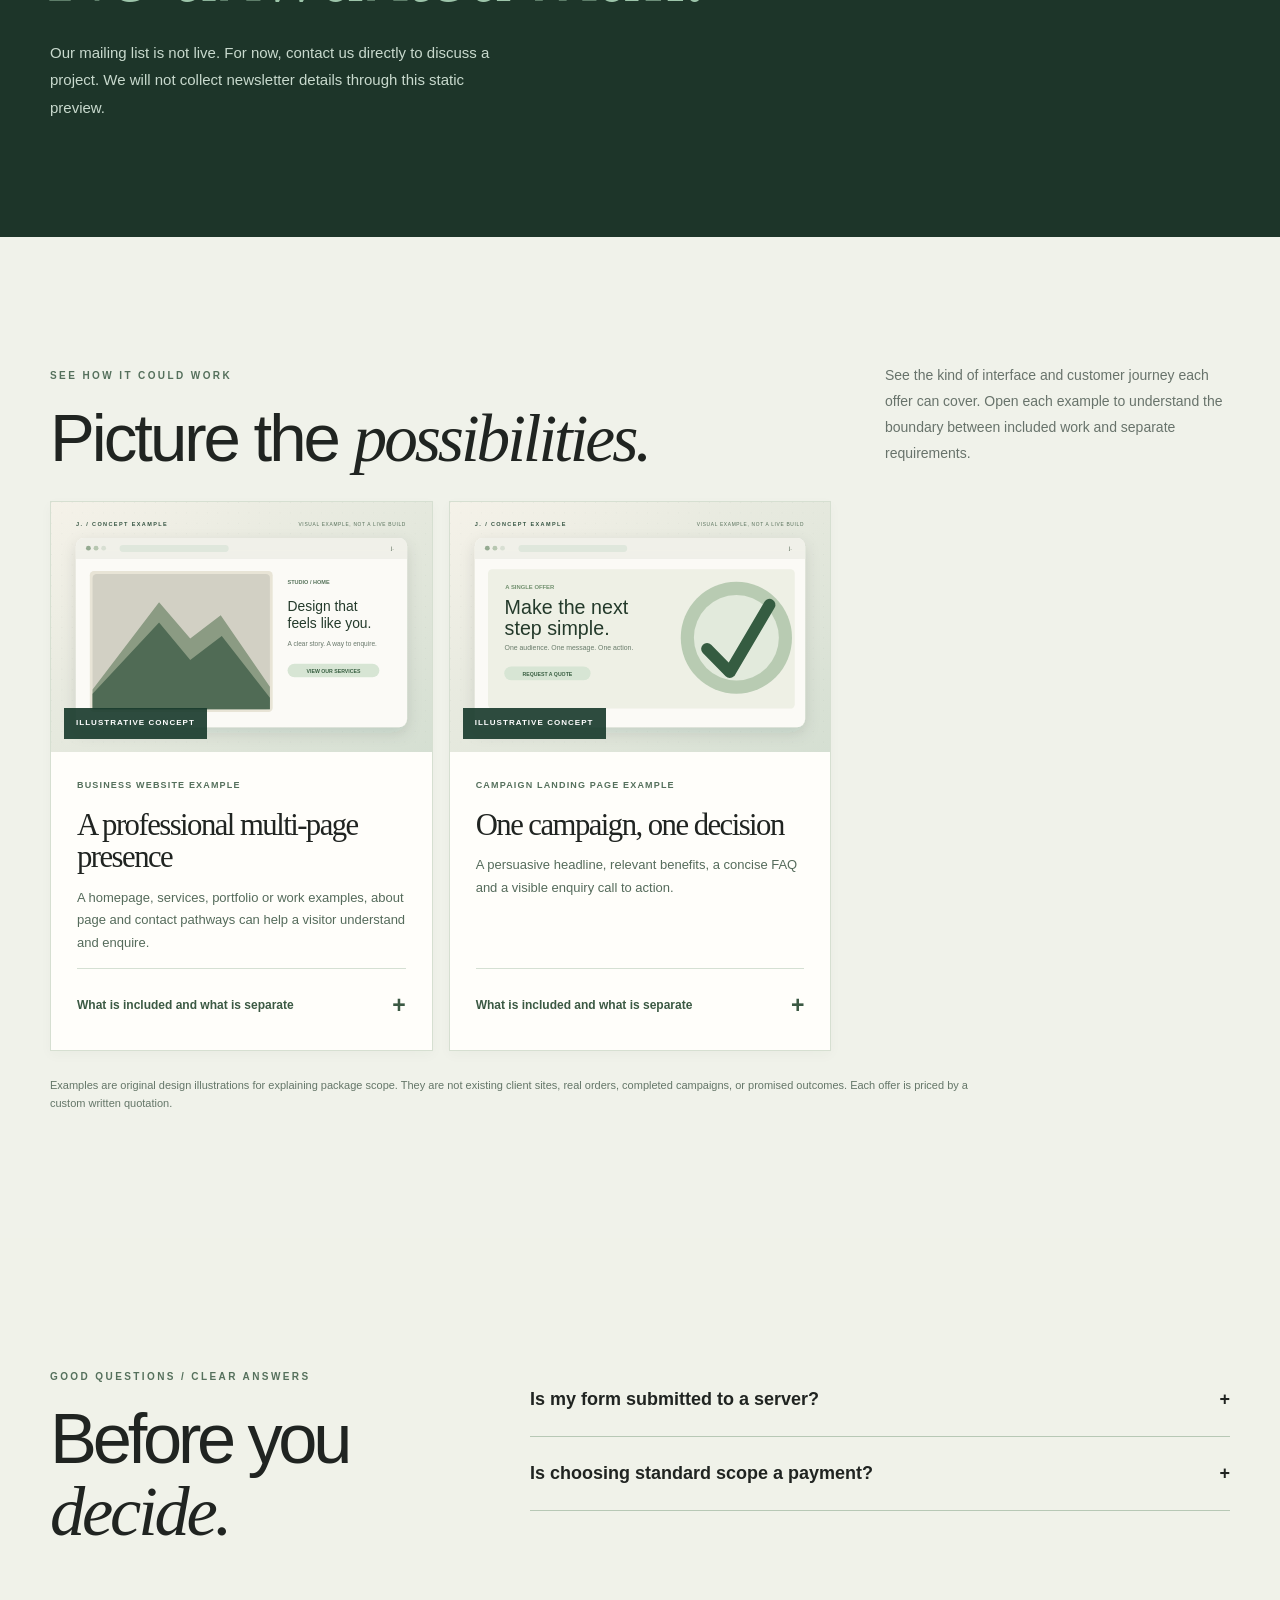
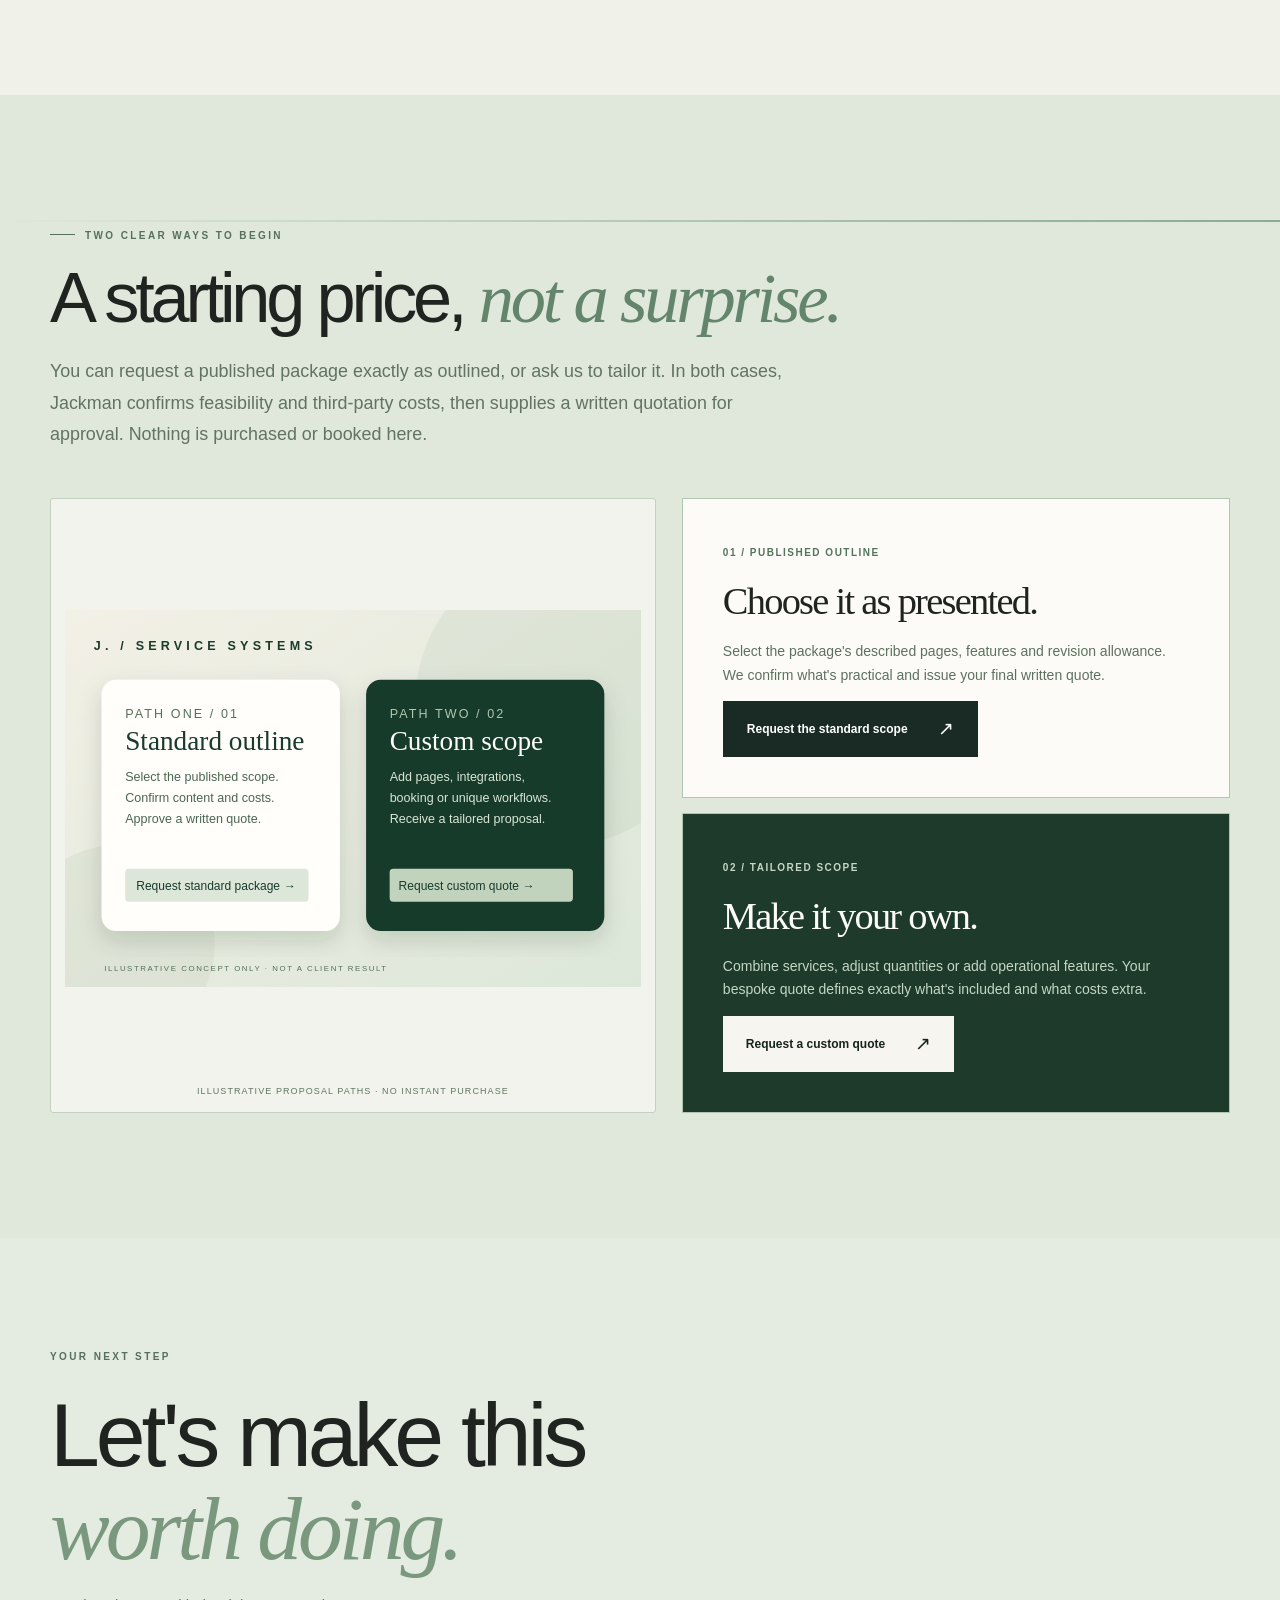
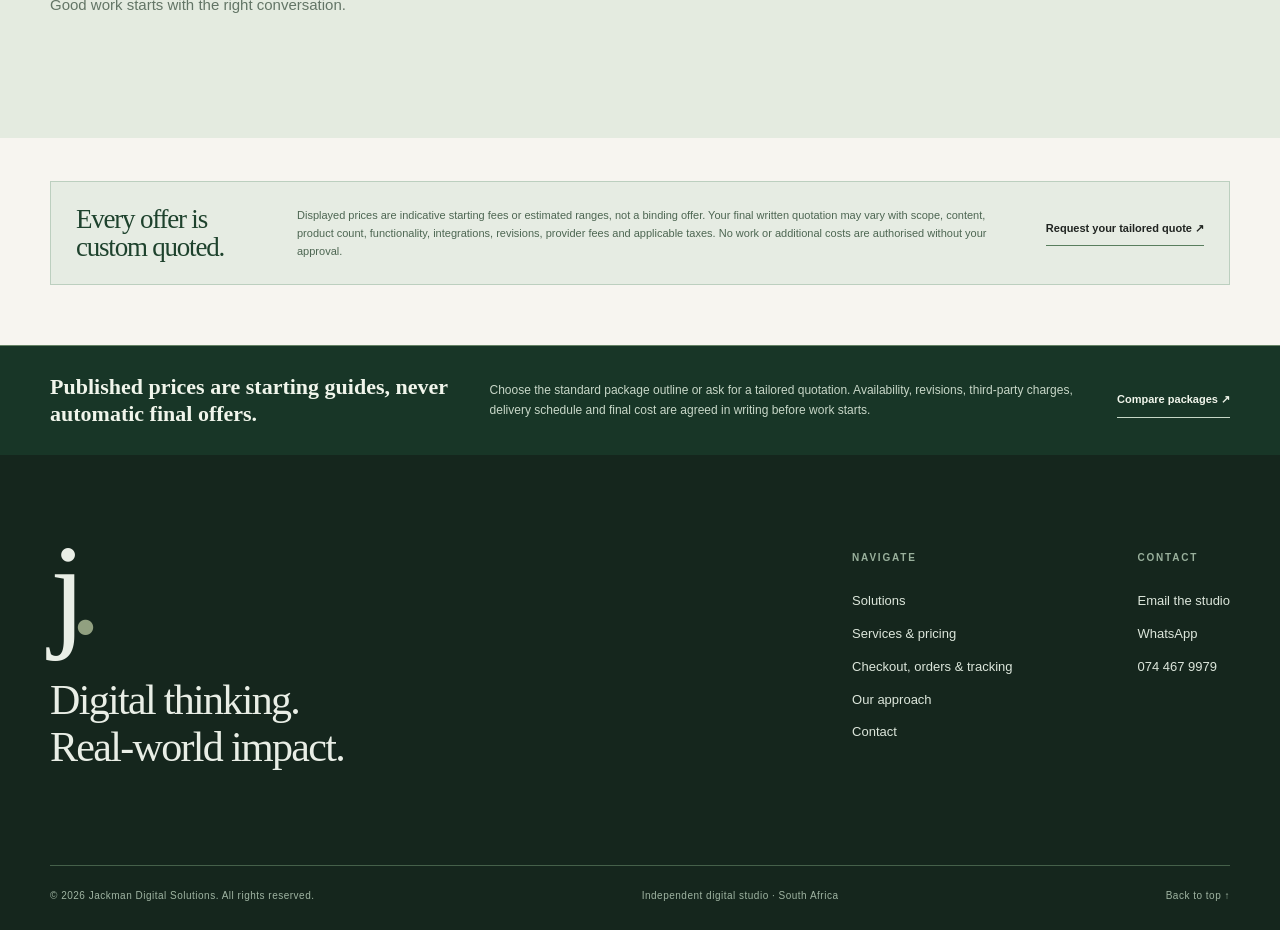
<file: contact.html>
<!DOCTYPE html>

<html lang="en-ZA"><head><meta charset="utf-8"/><meta content="width=device-width,initial-scale=1" name="viewport"/><meta content="#192b24" name="theme-color"/><meta content="Tell Jackman Digital Solutions about your business and continue with a personalised WhatsApp project enquiry." name="description"/><meta content="noindex,nofollow" name="robots"/><title>Discuss your project | Jackman Digital Solutions — Preview</title><link href="assets/favicon.svg" rel="icon" type="image/svg+xml"/><link href="assets/styles.css" rel="stylesheet"/><link href="assets/motion.css" rel="stylesheet"/><script defer="" src="assets/main.js"></script><script defer="" src="assets/motion.js"></script><script defer="True" src="assets/v4.js"></script></head><body class="contact"><a class="skip-link" href="#main">Skip to content</a>
<header class="site-header" id="top"><div class="nav-shell page-wrap">
<a aria-label="Jackman Digital Solutions, home" class="brand" href="index.html"><span class="brand-symbol">j<span>.</span></span><span class="brand-label">JACKMAN<small>DIGITAL SOLUTIONS</small></span></a>
<button aria-controls="navigation" aria-expanded="false" aria-label="Open navigation" class="menu-toggle"><span></span><span></span></button>
<nav aria-label="Main navigation" class="nav" id="navigation"><a href="index.html">Home</a><a href="solutions.html">Solutions</a><a href="pricing.html">Pricing</a><a href="approach.html">Our approach</a><a class="nav-cta" href="contact.html">Start a conversation <span aria-hidden="true">↗</span></a></nav>
</div></header><main id="main"><section class="subhero subhero-cream"><div class="page-wrap"><span class="section-kicker">START A CONVERSATION / 004</span><div class="subhero-grid" data-reveal="" data-reveal-delay="0"><h1>Tell us what<br/><em>you're building.</em></h1><p>You don't need a technical brief. Start with your business and what you want to make easier—we'll work out the next step together.</p></div></div></section><section aria-labelledby="v4-story-title" class="v4-story section-pad"><div class="page-wrap"><div class="v4-story-head" data-reveal=""><span class="section-kicker">VISUAL SERVICE EXPLAINER / YOUR BRIEF</span><h2 id="v4-story-title">The right conversation saves time.</h2><p>Start with a standard scope or describe a tailored solution, then review your message before you send it.</p></div><div class="v4-story-grid"><div class="v4-story-visual v4-image-reveal" data-reveal=""><img alt="Concept illustration demonstrating your brief, not actual client work" decoding="async" height="720" loading="lazy" src="assets/examples/landing.svg" width="1100"/><span>01 / ILLUSTRATIVE CONCEPT — NOT A CLIENT RESULT</span></div><div class="v4-story-details" data-reveal=""><span class="section-kicker">WHAT THIS LOOKS LIKE</span><h3>No backend, account or payment necessary.</h3><p>Tell us who you are and what the visitor should be able to do. You send the WhatsApp message yourself.</p><details class="v4-detail" open=""><summary>Typically included <span aria-hidden="true">+</span></summary><p>A self-composed enquiry and an opportunity to receive a written quotation.</p></details><details class="v4-detail"><summary>Separately scoped <span aria-hidden="true">+</span></summary><p>Automatic bookings, immediate acceptance of prices or storage of form data.</p></details><a class="text-link" href="pricing.html">Explore guide prices <span aria-hidden="true">↗</span></a></div></div></div></section>
<section class="contact-main section-pad"><div class="page-wrap contact-grid"><div class="contact-info" data-reveal="" data-reveal-delay="0"><span class="section-kicker">LET'S CONNECT</span><h2>Real conversations.<br/><em>Better beginnings.</em></h2><p>We work with business owners who want to bring more clarity, quality and convenience to their digital presence.</p><div class="direct-contact"><div><span>WHATSAPP / PRIMARY</span><a href="https://wa.me/27744679979" rel="noopener noreferrer" target="_blank">074 467 9979 <b>↗</b></a></div><div><span>EMAIL / CURRENT CONTACT</span><a href="mailto:dabulavuyo5055@gmail.com">dabulavuyo5055@gmail.com <b>↗</b></a></div><div><span>BASED IN</span><strong>South Africa · Projects beyond the Vaal welcome</strong></div></div></div>
<div class="brief-card" data-reveal="" data-reveal-delay="1"><div class="brief-head"><span>01 / QUICK PROJECT BRIEF</span><span>NO ACCOUNT REQUIRED</span></div><h3>Let's find your<br/><em>starting point.</em></h3><p class="brief-intro">Complete this short brief and continue into WhatsApp with a prepared message. No information is uploaded or stored by this preview website.</p><form id="projectBrief" novalidate=""><label for="clientName">Your name <span>*</span></label><input autocomplete="name" id="clientName" maxlength="100" name="name" placeholder="How should we address you?" required="" type="text"/><label for="business">Business name <span>*</span></label><input id="business" maxlength="120" name="business" placeholder="Your business or project name" required="" type="text"/><div class="v4-intent-wrap"><label for="quoteIntent">How would you like to start? <span>*</span></label><select id="quoteIntent" name="intent" required=""><option value="standard">Use the published package outline</option><option value="custom">Request a tailored quotation</option><option value="unsure">Help me choose</option></select><p class="v4-input-help">All options lead to a written proposal. This page does not process payments or submit orders.</p></div><label for="service">What can we help with? <span>*</span></label><select id="service" name="service" required=""><option value="">Choose a service</option><option>New business website</option><option>Website refresh or migration</option><option>Landing Page Core</option><option>Landing Page Plus</option><option>Online product catalogue</option><option>Ecommerce / online store</option><option>Checkout, orders &amp; tracking</option><option>Booking or appointment system</option><option>Marketing &amp; local SEO</option><option>Care &amp; maintenance</option><option>Something else</option><option>Website Refresh</option><option>Starter Showcase</option><option>Website Launch</option><option>Landing page (help me choose)</option><option>Campaign Setup</option><option>Local Growth</option><option>Marketing Partner</option><option>Product Catalogue (1–5)</option><option>Product Catalogue (6–20)</option><option>Online Store (1–10)</option><option>Online Store (11–30)</option><option>Booking Request</option><option>Live Availability</option><option>Care</option></select><label for="projectMessage">Tell us a little more</label><textarea id="projectMessage" maxlength="1000" name="message" placeholder="What would you like your customers to do more easily?" rows="4"></textarea><p aria-live="polite" class="form-feedback" id="formFeedback" role="status"></p><button class="btn btn-dark btn-full" type="submit">Continue in WhatsApp <span>↗</span></button><p class="form-disclaimer">This opens WhatsApp for you to review and send the message yourself. It does not submit a booking or send data to Jackman's servers. Prices shown throughout the site are starting guides and require written confirmation.</p></form></div></div></section>
<section class="newsletter-section"><div class="page-wrap"><span class="section-kicker light-kicker">UPDATES / COMING LATER</span><h2 data-reveal="">Useful ideas.<br/><em>No unwanted mail.</em></h2><p>Our mailing list is not live. For now, contact us directly to discuss a project. We will not collect newsletter details through this static preview.</p></div></section><section aria-labelledby="example-gallery-title" class="examples-section section-pad"><div class="page-wrap"><div class="section-heading" data-reveal="" data-reveal-delay="0"><div><span class="section-kicker">SEE HOW IT COULD WORK</span><h2 id="example-gallery-title">Picture the <em>possibilities.</em></h2></div><p>See the kind of interface and customer journey each offer can cover. Open each example to understand the boundary between included work and separate requirements.</p></div><div class="example-grid"><article class="example-card" data-reveal=""><div class="example-image-wrap v4-image-reveal"><img alt="Illustrative business website example showing a sample customer interface, not a real client project" decoding="async" height="720" loading="lazy" src="assets/examples/website.svg" width="1100"/><span class="example-image-label">ILLUSTRATIVE CONCEPT</span></div><div class="example-card-body"><span class="section-kicker">BUSINESS WEBSITE EXAMPLE</span><h3>A professional multi-page presence</h3><p>A homepage, services, portfolio or work examples, about page and contact pathways can help a visitor understand and enquire.</p><details class="example-scope"><summary>What is included and what is separate <span aria-hidden="true">+</span></summary><p>Website Launch: up to five responsive pages. Domain purchase, paid email and complex integrations are separately assessed.</p></details></div></article><article class="example-card" data-reveal=""><div class="example-image-wrap v4-image-reveal"><img alt="Illustrative campaign landing page example showing a sample customer interface, not a real client project" decoding="async" height="720" loading="lazy" src="assets/examples/landing.svg" width="1100"/><span class="example-image-label">ILLUSTRATIVE CONCEPT</span></div><div class="example-card-body"><span class="section-kicker">CAMPAIGN LANDING PAGE EXAMPLE</span><h3>One campaign, one decision</h3><p>A persuasive headline, relevant benefits, a concise FAQ and a visible enquiry call to action.</p><details class="example-scope"><summary>What is included and what is separate <span aria-hidden="true">+</span></summary><p>Core: short original copy and an enquiry link. Plus: research, FAQ and one form or tailored routing.</p></details></div></article></div><p class="example-disclosure">Examples are original design illustrations for explaining package scope. They are not existing client sites, real orders, completed campaigns, or promised outcomes. Each offer is priced by a custom written quotation.</p></div></section><section aria-labelledby="v4faq" class="v4-faq section-pad"><div class="page-wrap v4-faq-layout"><div data-reveal=""><span class="section-kicker">GOOD QUESTIONS / CLEAR ANSWERS</span><h2 id="v4faq">Before you <em>decide.</em></h2></div><div class="v4-faq-list"><details data-reveal=""><summary>Is my form submitted to a server? <span aria-hidden="true">+</span></summary><p>No. The current static website prepares a WhatsApp message that you review and send manually.</p></details><details data-reveal=""><summary>Is choosing standard scope a payment? <span aria-hidden="true">+</span></summary><p>No. It is a request to quote the published outline, subject to a written accepted quotation.</p></details></div></div></section><section aria-labelledby="v4-choice-title" class="v4-offer-choice section-pad"><div class="page-wrap"><div class="v4-choice-head" data-reveal=""><span class="section-kicker">TWO CLEAR WAYS TO BEGIN</span><h2 id="v4-choice-title">A starting price, <em>not a surprise.</em></h2><p>You can request a published package exactly as outlined, or ask us to tailor it. In both cases, Jackman confirms feasibility and third-party costs, then supplies a written quotation for approval. Nothing is purchased or booked here.</p></div><div class="v4-choice-layout"><div class="v4-choice-art v4-image-reveal" data-reveal=""><img alt="Two illustrated enquiry routes: choose published package scope or customise a quotation" decoding="async" height="720" loading="lazy" src="assets/examples/standard-custom.svg" width="1100"/><small>Illustrative proposal paths · no instant purchase</small></div><div class="v4-choice-options"><article class="v4-choice-card" data-reveal=""><span>01 / PUBLISHED OUTLINE</span><h3>Choose it as presented.</h3><p>Select the package's described pages, features and revision allowance. We confirm what's practical and issue your final written quote.</p><a class="btn btn-dark" href="contact.html?intent=standard">Request the standard scope <span aria-hidden="true">↗</span></a></article><article class="v4-choice-card v4-choice-card-dark" data-reveal=""><span>02 / TAILORED SCOPE</span><h3>Make it your own.</h3><p>Combine services, adjust quantities or add operational features. Your bespoke quote defines exactly what's included and what costs extra.</p><a class="btn btn-light" href="contact.html?intent=custom">Request a custom quote <span aria-hidden="true">↗</span></a></article></div></div></div></section><section class="contact-end"><div class="page-wrap" data-reveal="" data-reveal-delay="0"><span class="section-kicker">YOUR NEXT STEP</span><h2>Let's make this<br/><em>worth doing.</em></h2><p>Good work starts with the right conversation.</p></div></section><aside aria-label="Pricing and quotation information" class="quote-disclaimer page-wrap"><strong>Every offer is custom quoted.</strong><p>Displayed prices are indicative starting fees or estimated ranges, not a binding offer. Your final written quotation may vary with scope, content, product count, functionality, integrations, revisions, provider fees and applicable taxes. No work or additional costs are authorised without your approval.</p><a href="contact.html">Request your tailored quote <span aria-hidden="true">↗</span></a></aside></main><aside aria-label="Starting-price policy" class="v4-price-ribbon"><div class="page-wrap"><strong>Published prices are starting guides, never automatic final offers.</strong><p>Choose the standard package outline or ask for a tailored quotation. Availability, revisions, third-party charges, delivery schedule and final cost are agreed in writing before work starts.</p><a href="pricing.html#package-explorer">Compare packages ↗</a></div></aside><footer class="site-footer"><div class="page-wrap"><div class="footer-top"><div><a class="footer-brand" href="index.html">j<span>.</span></a><div class="footer-tag">Digital thinking.<br/>Real-world impact.</div></div><div class="footer-links"><div><strong>Navigate</strong><a href="solutions.html">Solutions</a><a href="pricing.html">Services &amp; pricing</a><a href="checkout-orders-tracking.html">Checkout, orders &amp; tracking</a><a href="approach.html">Our approach</a><a href="contact.html">Contact</a></div><div><strong>Contact</strong><a href="mailto:dabulavuyo5055@gmail.com">Email the studio</a><a href="https://wa.me/27744679979" rel="noopener noreferrer" target="_blank">WhatsApp</a><a href="tel:+27744679979">074 467 9979</a></div></div></div><div class="footer-bottom"><span>© <span data-year="">2026</span> Jackman Digital Solutions. All rights reserved.</span><span>Independent digital studio · South Africa</span><a href="#top">Back to top ↑</a></div></div></footer></body></html>
</file>
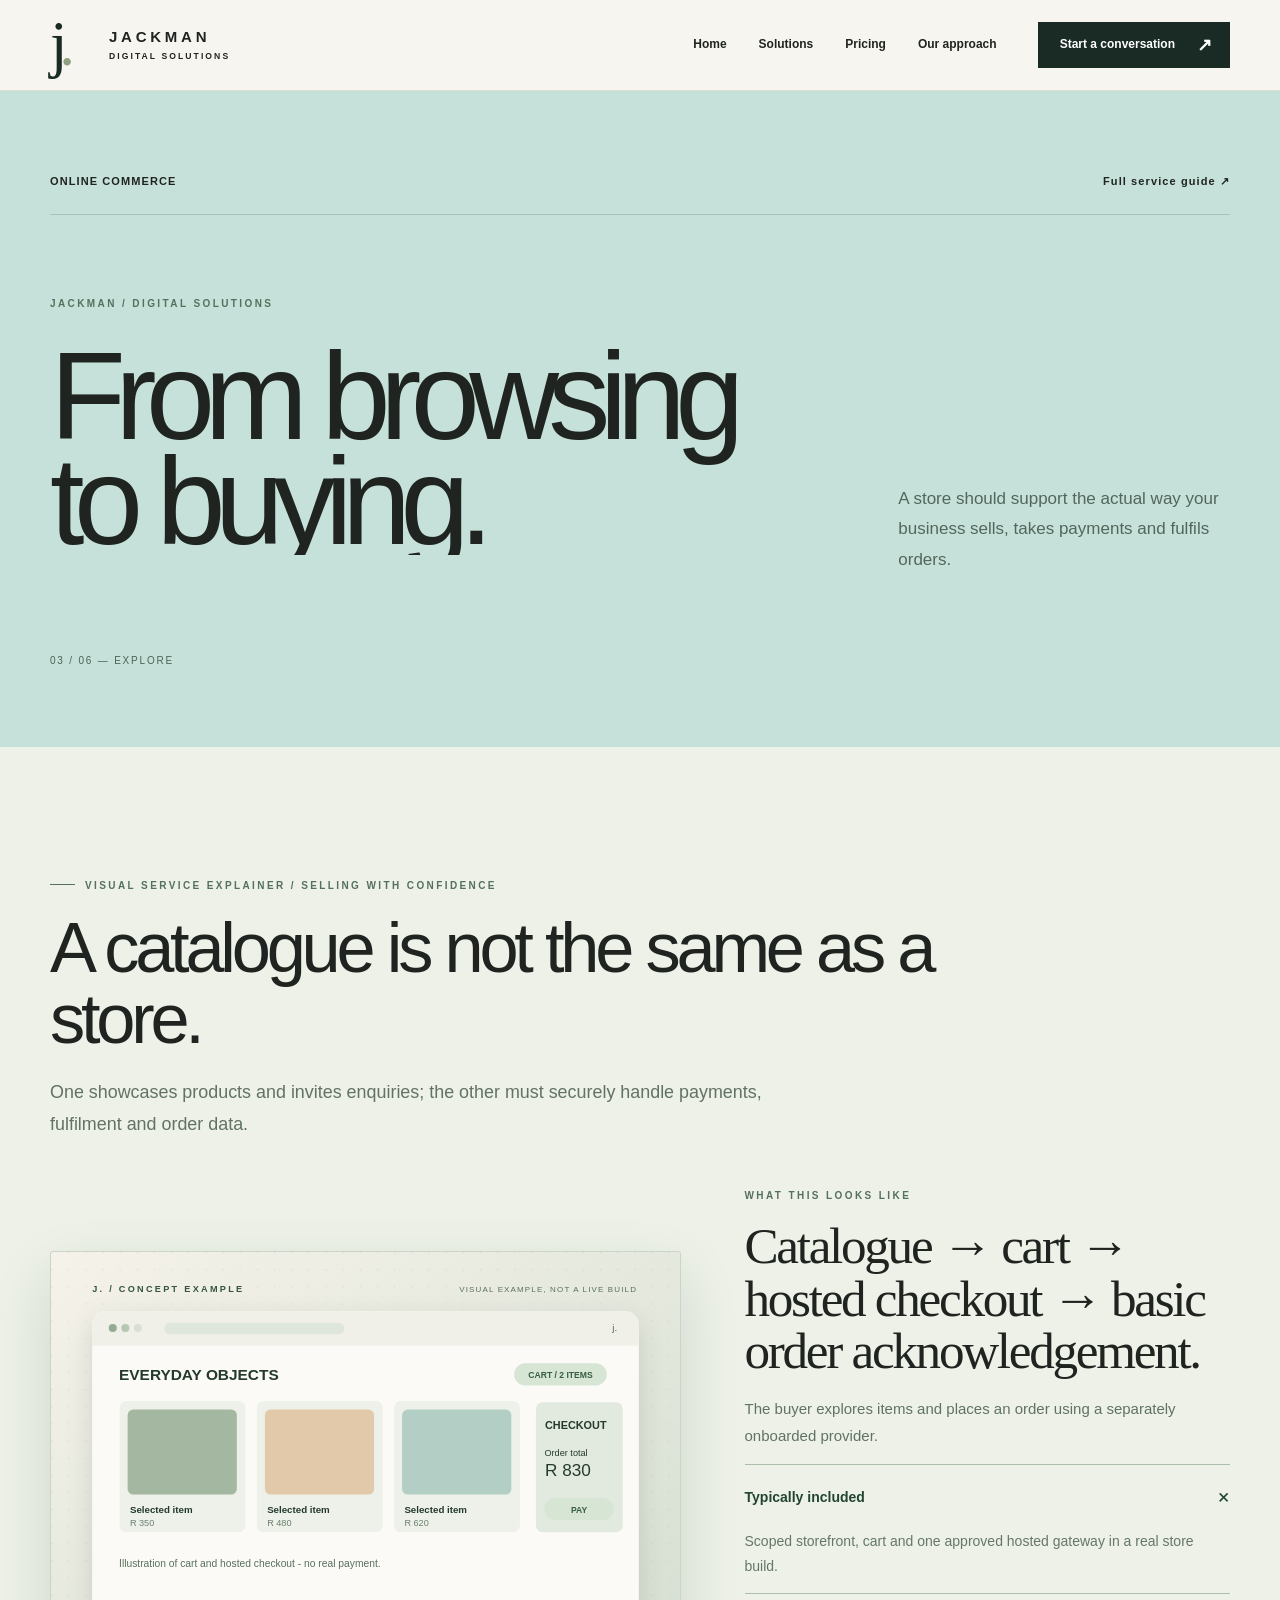
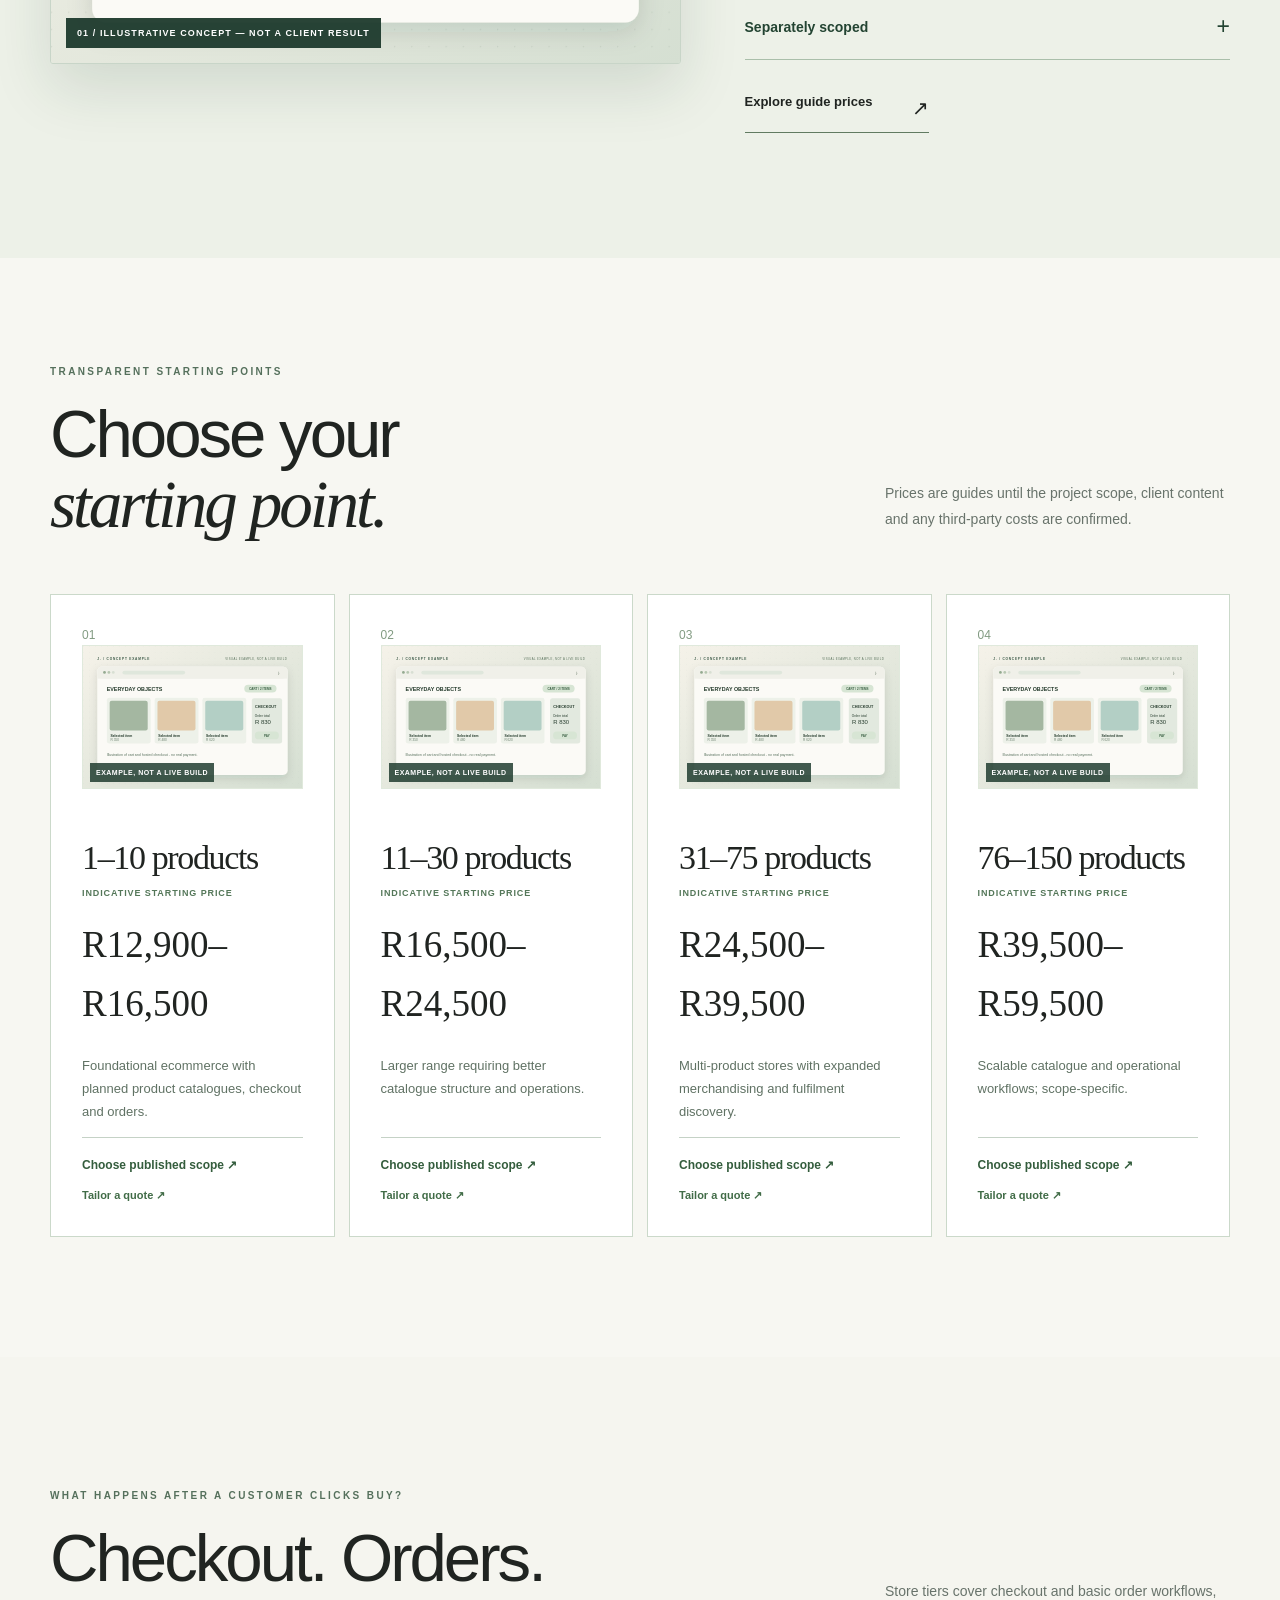
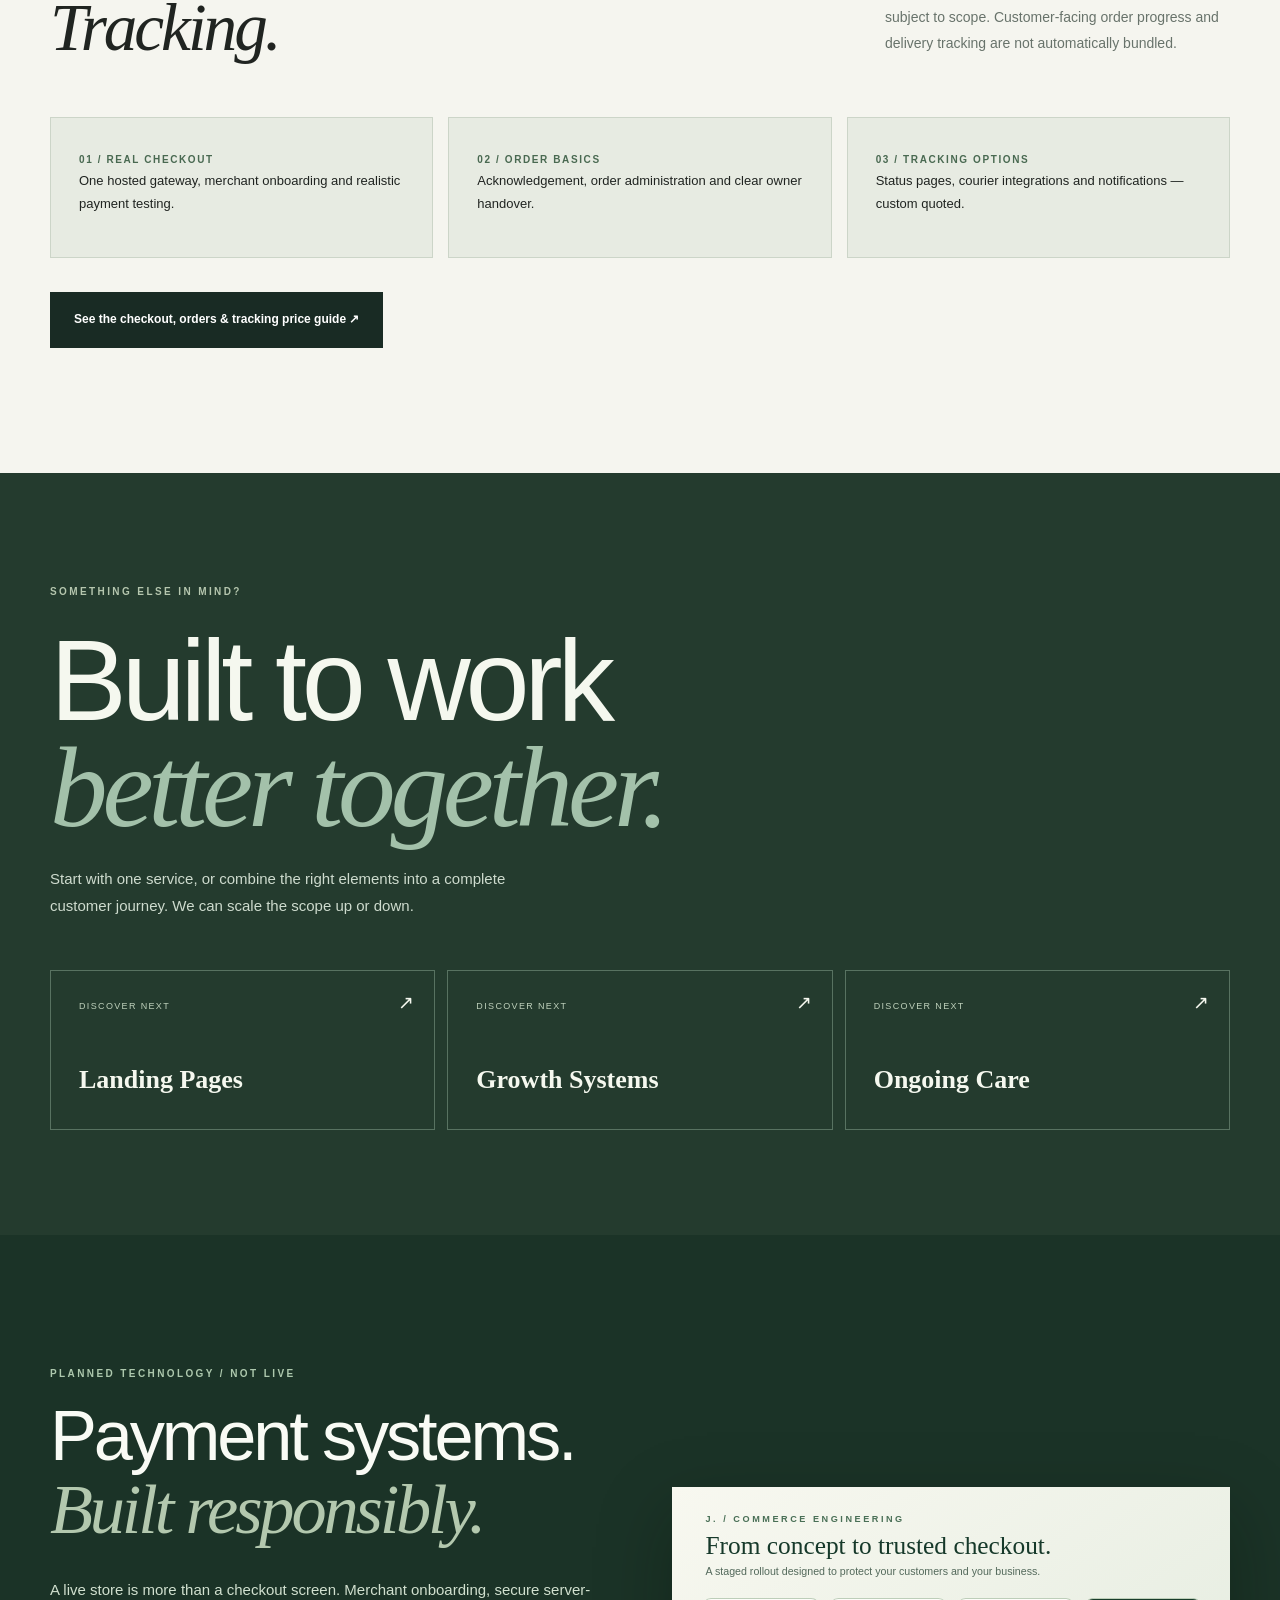
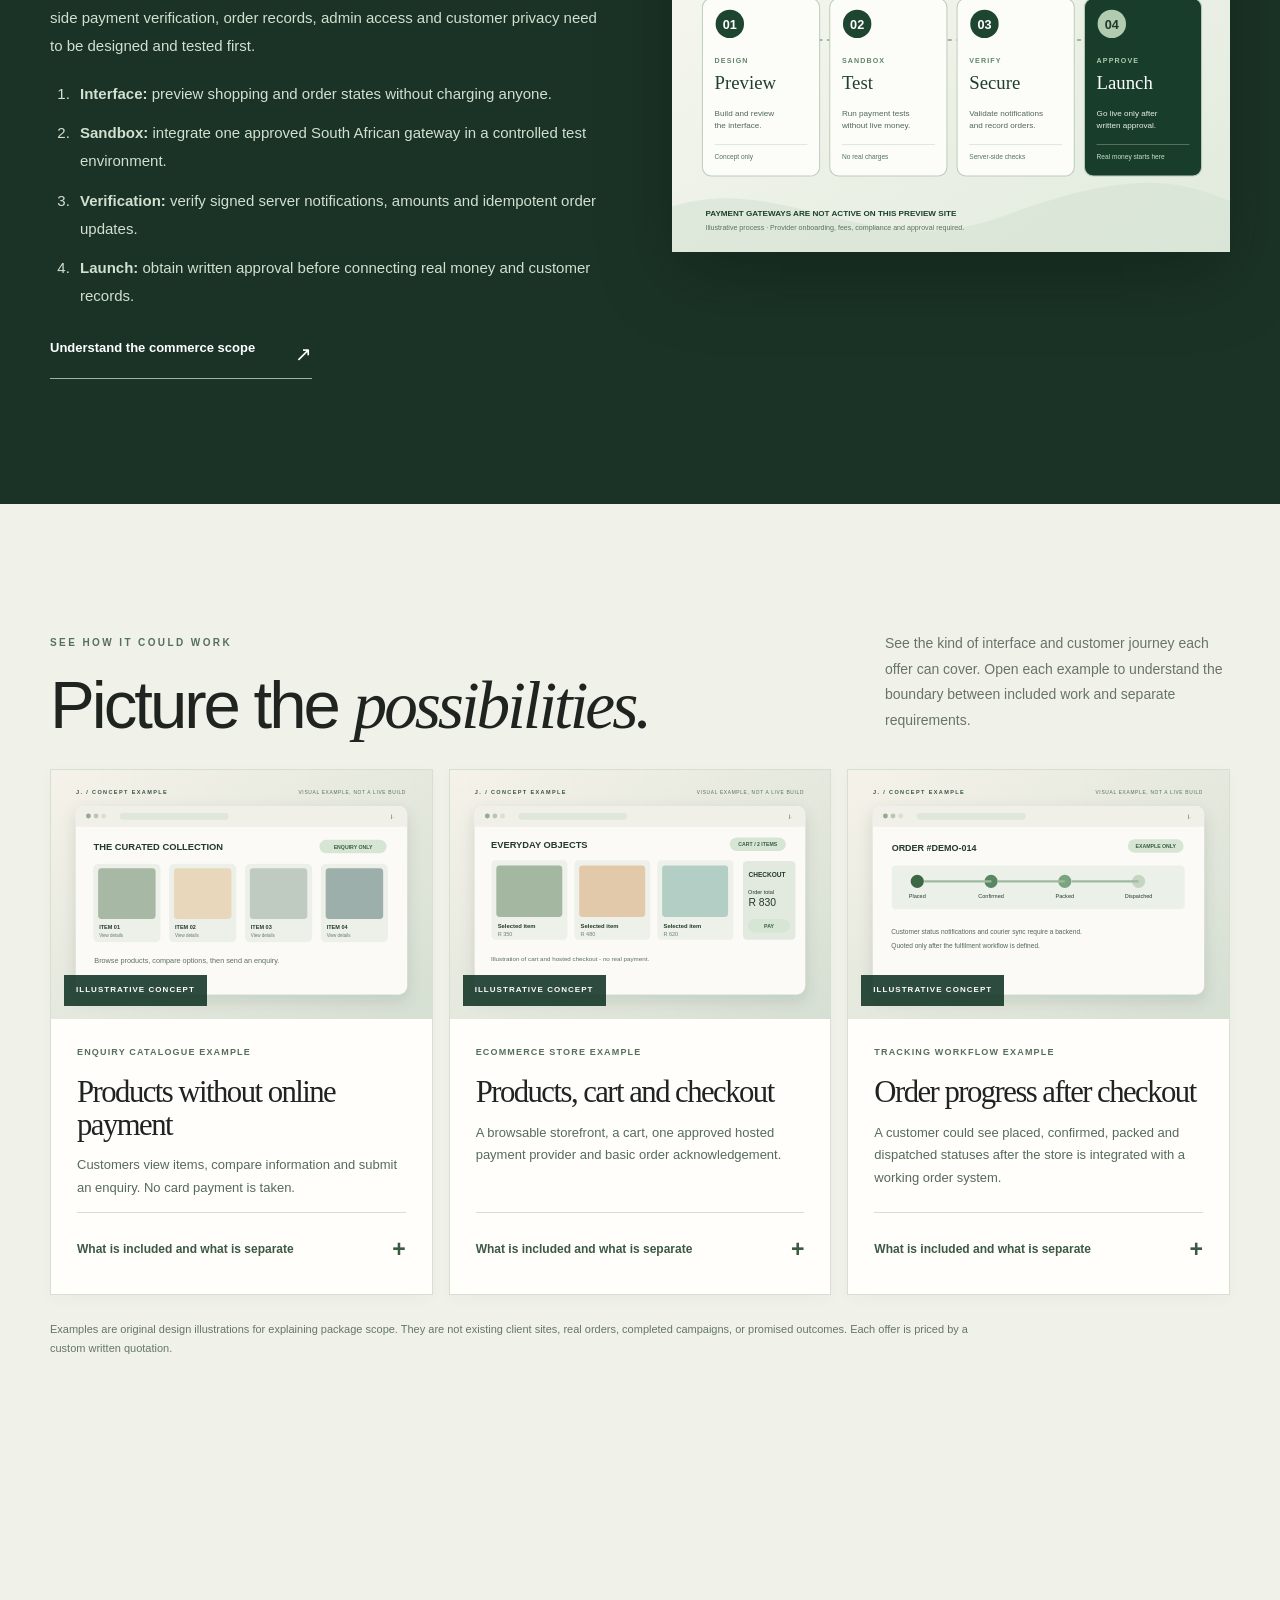
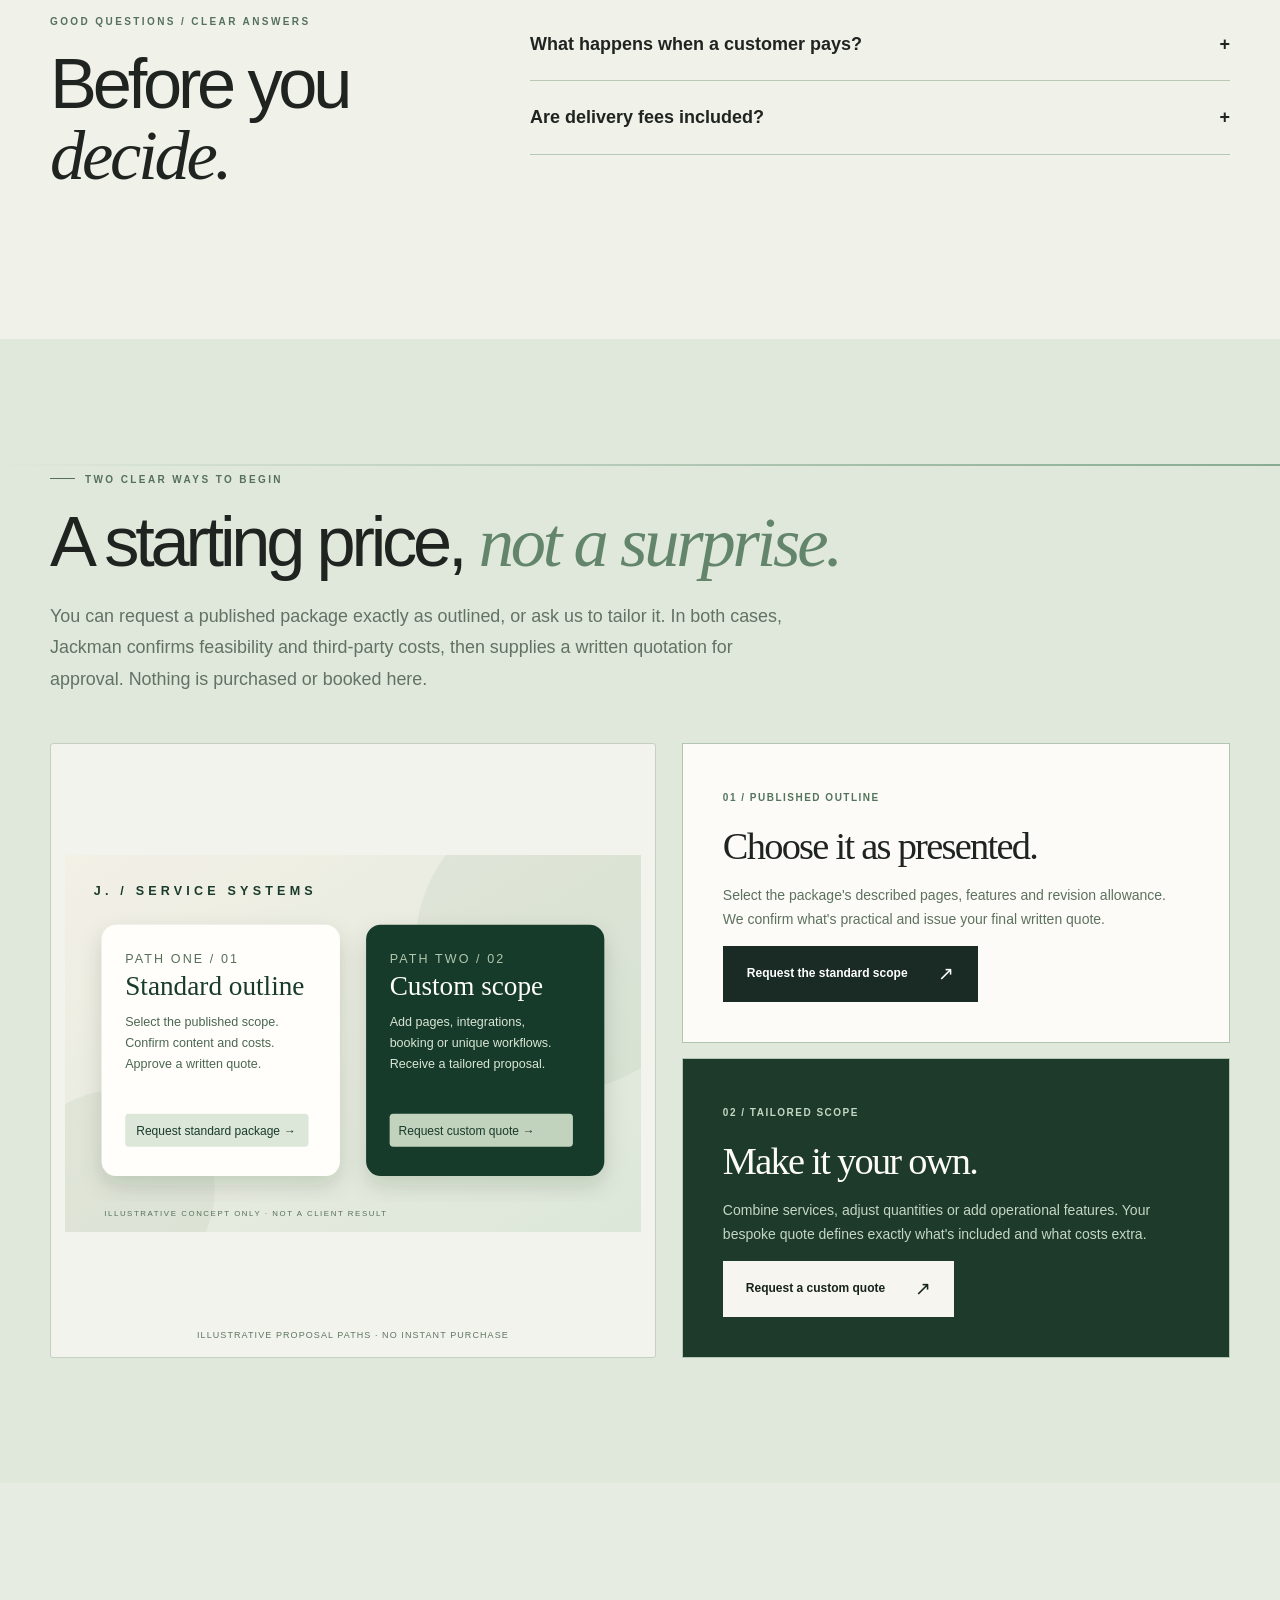
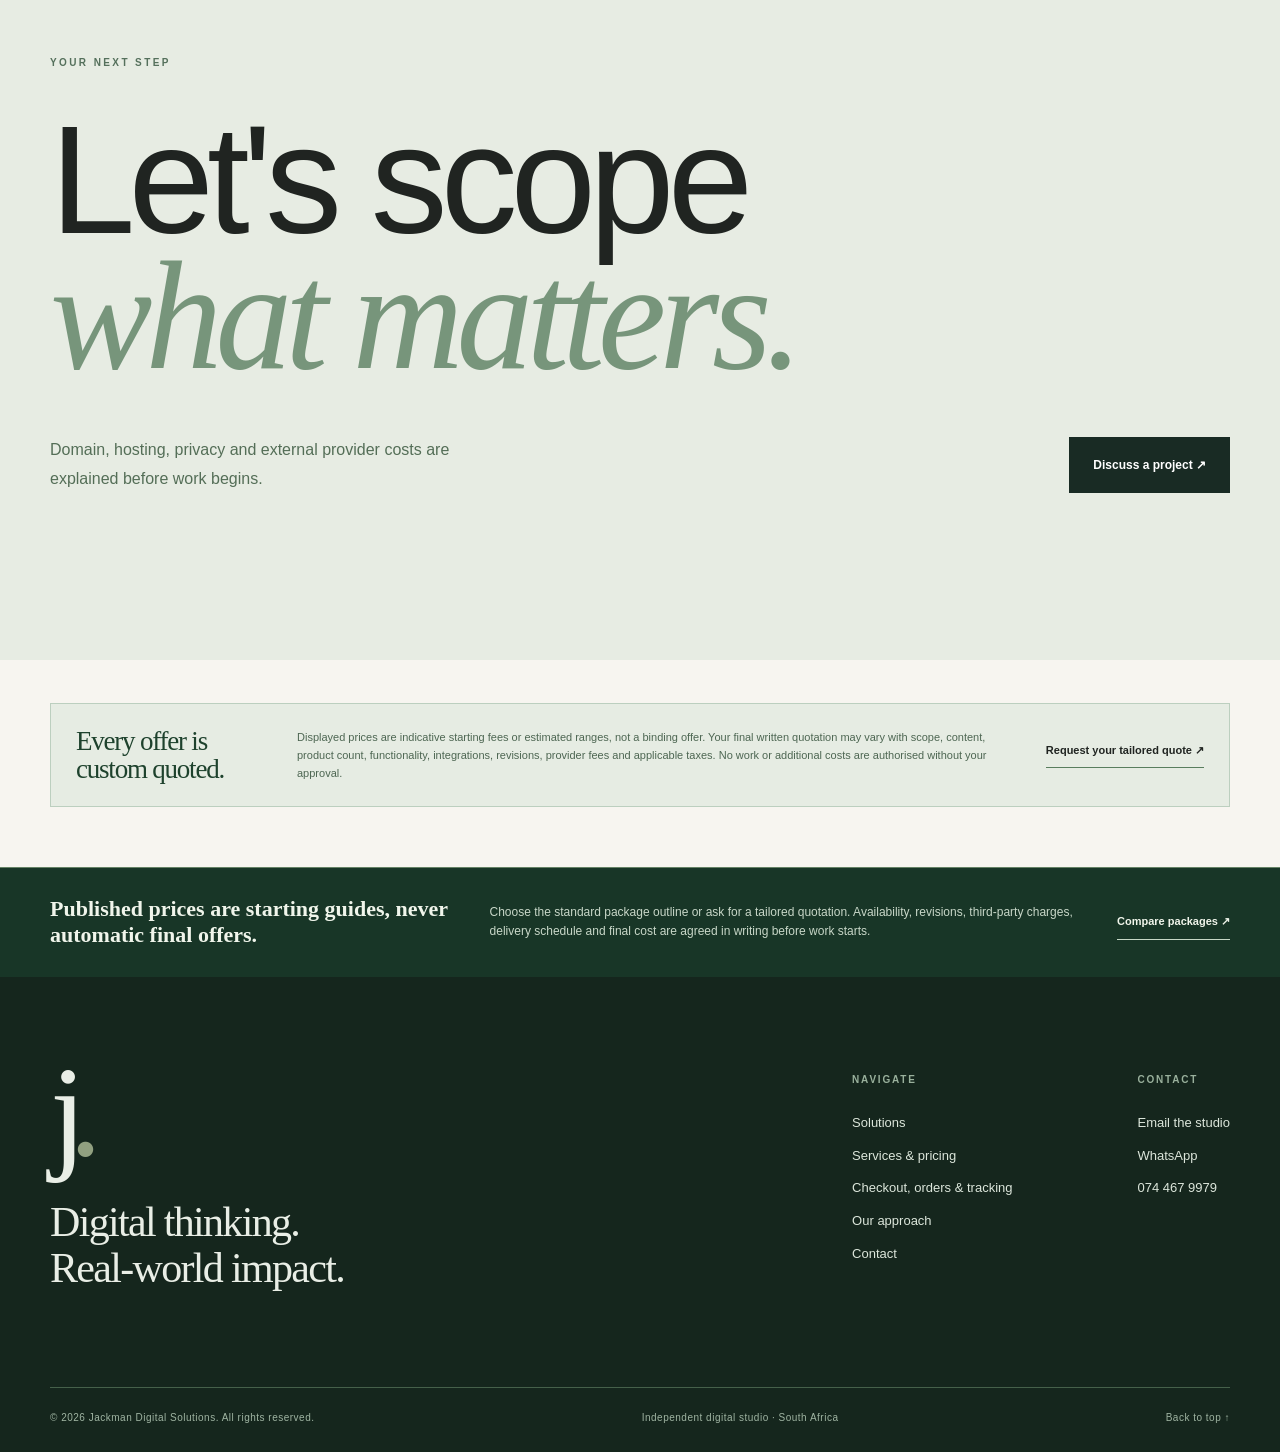
<file: ecommerce.html>
<!DOCTYPE html>

<html lang="en-ZA"><head><meta charset="utf-8"/><meta content="width=device-width,initial-scale=1" name="viewport"/><meta content="noindex,nofollow" name="robots"/><meta content="#192b24" name="theme-color"/><meta content="Stores that work — Jackman Digital Solutions preview" name="description"/><title>Online Commerce | Jackman Digital Solutions — Preview</title><link href="assets/favicon.svg" rel="icon" type="image/svg+xml"/><link href="assets/styles.css" rel="stylesheet"/><link href="assets/motion.css" rel="stylesheet"/><script defer="" src="assets/main.js"></script><script defer="" src="assets/motion.js"></script><script defer="True" src="assets/v4.js"></script></head><body class="service-detail service-ecommerce"><header class="site-header" id="top"><div class="nav-shell page-wrap">
<a aria-label="Jackman Digital Solutions, home" class="brand" href="index.html"><span class="brand-symbol">j<span>.</span></span><span class="brand-label">JACKMAN<small>DIGITAL SOLUTIONS</small></span></a>
<button aria-controls="navigation" aria-expanded="false" aria-label="Open navigation" class="menu-toggle"><span></span><span></span></button>
<nav aria-label="Main navigation" class="nav" id="navigation"><a href="index.html">Home</a><a href="solutions.html">Solutions</a><a href="pricing.html">Pricing</a><a href="approach.html">Our approach</a><a class="nav-cta" href="contact.html">Start a conversation <span aria-hidden="true">↗</span></a></nav>
</div></header><main id="main"><section class="service-hero"><div class="page-wrap"><div class="service-hero-top"><span>ONLINE COMMERCE</span><a href="pricing.html">Full service guide ↗</a></div><div class="service-hero-split" data-reveal="" data-reveal-delay="0"><div><span class="section-kicker">JACKMAN / DIGITAL SOLUTIONS</span><h1>From browsing<br/>to buying.</h1></div><p>A store should support the actual way your business sells, takes payments and fulfils orders.</p></div><div class="hero-index">03 / 06 — EXPLORE</div></div></section><section aria-labelledby="v4-story-title" class="v4-story section-pad"><div class="page-wrap"><div class="v4-story-head" data-reveal=""><span class="section-kicker">VISUAL SERVICE EXPLAINER / SELLING WITH CONFIDENCE</span><h2 id="v4-story-title">A catalogue is not the same as a store.</h2><p>One showcases products and invites enquiries; the other must securely handle payments, fulfilment and order data.</p></div><div class="v4-story-grid"><div class="v4-story-visual v4-image-reveal" data-reveal=""><img alt="Concept illustration demonstrating selling with confidence, not actual client work" decoding="async" height="720" loading="lazy" src="assets/examples/store.svg" width="1100"/><span>01 / ILLUSTRATIVE CONCEPT — NOT A CLIENT RESULT</span></div><div class="v4-story-details" data-reveal=""><span class="section-kicker">WHAT THIS LOOKS LIKE</span><h3>Catalogue → cart → hosted checkout → basic order acknowledgement.</h3><p>The buyer explores items and places an order using a separately onboarded provider.</p><details class="v4-detail" open=""><summary>Typically included <span aria-hidden="true">+</span></summary><p>Scoped storefront, cart and one approved hosted gateway in a real store build.</p></details><details class="v4-detail"><summary>Separately scoped <span aria-hidden="true">+</span></summary><p>Carrier integrations, gateway fees, refunds, live stock sync, advanced delivery.</p></details><a class="text-link" href="pricing.html">Explore guide prices <span aria-hidden="true">↗</span></a></div></div></div></section><section class="individual-pricing"><div class="page-wrap"><div class="section-heading" data-reveal="" data-reveal-delay="0"><div><span class="section-kicker">TRANSPARENT STARTING POINTS</span><h2>Choose your<br/><em>starting point.</em></h2></div><p>Prices are guides until the project scope, client content and any third-party costs are confirmed.</p></div><div class="individual-grid"><article class="individual-offer" data-reveal="" data-reveal-delay="0"><div class="offer-num">01</div><div class="offer-visual v4-image-reveal"><img alt="Illustrative example for store package" decoding="async" height="720" loading="lazy" src="assets/examples/store.svg" width="1100"/><span>EXAMPLE, NOT A LIVE BUILD</span></div><h3>1–10 products</h3><span class="v4-rate-label">INDICATIVE STARTING PRICE</span><div class="offer-price">R12,900–R16,500</div><p>Foundational ecommerce with planned product catalogues, checkout and orders.</p><a class="offer-link" href="contact.html?service=Checkout%2C%20orders%20%26%20tracking&amp;intent=standard">Choose published scope ↗</a><a class="v4-custom-link" href="contact.html?service=Checkout%2C%20orders%20%26%20tracking&amp;intent=custom">Tailor a quote ↗</a></article><article class="individual-offer" data-reveal="" data-reveal-delay="1"><div class="offer-num">02</div><div class="offer-visual v4-image-reveal"><img alt="Illustrative example for store package" decoding="async" height="720" loading="lazy" src="assets/examples/store.svg" width="1100"/><span>EXAMPLE, NOT A LIVE BUILD</span></div><h3>11–30 products</h3><span class="v4-rate-label">INDICATIVE STARTING PRICE</span><div class="offer-price">R16,500–R24,500</div><p>Larger range requiring better catalogue structure and operations.</p><a class="offer-link" href="contact.html?service=Checkout%2C%20orders%20%26%20tracking&amp;intent=standard">Choose published scope ↗</a><a class="v4-custom-link" href="contact.html?service=Checkout%2C%20orders%20%26%20tracking&amp;intent=custom">Tailor a quote ↗</a></article><article class="individual-offer" data-reveal="" data-reveal-delay="2"><div class="offer-num">03</div><div class="offer-visual v4-image-reveal"><img alt="Illustrative example for store package" decoding="async" height="720" loading="lazy" src="assets/examples/store.svg" width="1100"/><span>EXAMPLE, NOT A LIVE BUILD</span></div><h3>31–75 products</h3><span class="v4-rate-label">INDICATIVE STARTING PRICE</span><div class="offer-price">R24,500–R39,500</div><p>Multi-product stores with expanded merchandising and fulfilment discovery.</p><a class="offer-link" href="contact.html?service=Checkout%2C%20orders%20%26%20tracking&amp;intent=standard">Choose published scope ↗</a><a class="v4-custom-link" href="contact.html?service=Checkout%2C%20orders%20%26%20tracking&amp;intent=custom">Tailor a quote ↗</a></article><article class="individual-offer" data-reveal="" data-reveal-delay="0"><div class="offer-num">04</div><div class="offer-visual v4-image-reveal"><img alt="Illustrative example for store package" decoding="async" height="720" loading="lazy" src="assets/examples/store.svg" width="1100"/><span>EXAMPLE, NOT A LIVE BUILD</span></div><h3>76–150 products</h3><span class="v4-rate-label">INDICATIVE STARTING PRICE</span><div class="offer-price">R39,500–R59,500</div><p>Scalable catalogue and operational workflows; scope-specific.</p><a class="offer-link" href="contact.html?service=Checkout%2C%20orders%20%26%20tracking&amp;intent=standard">Choose published scope ↗</a><a class="v4-custom-link" href="contact.html?service=Checkout%2C%20orders%20%26%20tracking&amp;intent=custom">Tailor a quote ↗</a></article></div></div></section><section aria-labelledby="cot-explainer-title" class="cot-explainer section-pad"><div class="page-wrap"><div class="section-heading" data-reveal="" data-reveal-delay="1"><div><span class="section-kicker">WHAT HAPPENS AFTER A CUSTOMER CLICKS BUY?</span><h2 id="cot-explainer-title">Checkout. Orders.<br/><em>Tracking.</em></h2></div><p>Store tiers cover checkout and basic order workflows, subject to scope. Customer-facing order progress and delivery tracking are not automatically bundled.</p></div><div class="cot-summary-grid"><div data-reveal=""><span>01 / REAL CHECKOUT</span><p>One hosted gateway, merchant onboarding and realistic payment testing.</p></div><div data-reveal=""><span>02 / ORDER BASICS</span><p>Acknowledgement, order administration and clear owner handover.</p></div><div data-reveal=""><span>03 / TRACKING OPTIONS</span><p>Status pages, courier integrations and notifications — custom quoted.</p></div></div><a class="btn btn-dark" href="checkout-orders-tracking.html#price-guide">See the checkout, orders &amp; tracking price guide ↗</a></div></section><section class="individual-bridge"><div class="page-wrap"><span class="section-kicker light-kicker">SOMETHING ELSE IN MIND?</span><h2 data-reveal="">Built to work<br/><em>better together.</em></h2><p>Start with one service, or combine the right elements into a complete customer journey. We can scale the scope up or down.</p><div class="cross-sell-grid"><a class="cross-sell" data-reveal="" data-reveal-delay="0" href="landing-pages.html"><span>DISCOVER NEXT</span><strong>Landing Pages</strong><b>↗</b></a><a class="cross-sell" data-reveal="" data-reveal-delay="1" href="marketing.html"><span>DISCOVER NEXT</span><strong>Growth Systems</strong><b>↗</b></a><a class="cross-sell" data-reveal="" data-reveal-delay="2" href="care.html"><span>DISCOVER NEXT</span><strong>Ongoing Care</strong><b>↗</b></a></div></div></section><section aria-labelledby="v4-payment-title" class="v4-payment-preview section-pad"><div class="page-wrap v4-payment-grid"><div data-reveal=""><span class="section-kicker">PLANNED TECHNOLOGY / NOT LIVE</span><h2 id="v4-payment-title">Payment systems. <em>Built responsibly.</em></h2><p>A live store is more than a checkout screen. Merchant onboarding, secure server-side payment verification, order records, admin access and customer privacy need to be designed and tested first.</p><ol class="v4-steps"><li><b>Interface:</b> preview shopping and order states without charging anyone.</li><li><b>Sandbox:</b> integrate one approved South African gateway in a controlled test environment.</li><li><b>Verification:</b> verify signed server notifications, amounts and idempotent order updates.</li><li><b>Launch:</b> obtain written approval before connecting real money and customer records.</li></ol><a class="text-link" href="checkout-orders-tracking.html">Understand the commerce scope <span aria-hidden="true">↗</span></a></div><div class="v4-payment-art v4-image-reveal" data-reveal=""><picture><source media="(max-width: 640px)" srcset="assets/examples/payment-roadmap-mobile.svg" type="image/svg+xml"/><img src="assets/examples/payment-roadmap.svg" alt="Four-stage illustration from static design through payment sandbox and verification to authorised go-live" width="1100" height="720" decoding="async" loading="lazy"/></picture></div></div></section><section aria-labelledby="example-gallery-title" class="examples-section section-pad"><div class="page-wrap"><div class="section-heading" data-reveal="" data-reveal-delay="2"><div><span class="section-kicker">SEE HOW IT COULD WORK</span><h2 id="example-gallery-title">Picture the <em>possibilities.</em></h2></div><p>See the kind of interface and customer journey each offer can cover. Open each example to understand the boundary between included work and separate requirements.</p></div><div class="example-grid"><article class="example-card" data-reveal=""><div class="example-image-wrap v4-image-reveal"><img alt="Illustrative enquiry catalogue example showing a sample customer interface, not a real client project" decoding="async" height="720" loading="lazy" src="assets/examples/catalogue.svg" width="1100"/><span class="example-image-label">ILLUSTRATIVE CONCEPT</span></div><div class="example-card-body"><span class="section-kicker">ENQUIRY CATALOGUE EXAMPLE</span><h3>Products without online payment</h3><p>Customers view items, compare information and submit an enquiry. No card payment is taken.</p><details class="example-scope"><summary>What is included and what is separate <span aria-hidden="true">+</span></summary><p>Catalogue build fees depend on the agreed number of product pages and content supplied.</p></details></div></article><article class="example-card" data-reveal=""><div class="example-image-wrap v4-image-reveal"><img alt="Illustrative ecommerce store example showing a sample customer interface, not a real client project" decoding="async" height="720" loading="lazy" src="assets/examples/store.svg" width="1100"/><span class="example-image-label">ILLUSTRATIVE CONCEPT</span></div><div class="example-card-body"><span class="section-kicker">ECOMMERCE STORE EXAMPLE</span><h3>Products, cart and checkout</h3><p>A browsable storefront, a cart, one approved hosted payment provider and basic order acknowledgement.</p><details class="example-scope"><summary>What is included and what is separate <span aria-hidden="true">+</span></summary><p>Prices vary with product count, variations and operational needs. Payment fees and delivery rules are separate.</p></details></div></article><article class="example-card" data-reveal=""><div class="example-image-wrap v4-image-reveal"><img alt="Illustrative tracking workflow example showing a sample customer interface, not a real client project" decoding="async" height="720" loading="lazy" src="assets/examples/tracking.svg" width="1100"/><span class="example-image-label">ILLUSTRATIVE CONCEPT</span></div><div class="example-card-body"><span class="section-kicker">TRACKING WORKFLOW EXAMPLE</span><h3>Order progress after checkout</h3><p>A customer could see placed, confirmed, packed and dispatched statuses after the store is integrated with a working order system.</p><details class="example-scope"><summary>What is included and what is separate <span aria-hidden="true">+</span></summary><p>Status sync, courier integrations and automated notifications require a custom quotation and backend infrastructure.</p></details></div></article></div><p class="example-disclosure">Examples are original design illustrations for explaining package scope. They are not existing client sites, real orders, completed campaigns, or promised outcomes. Each offer is priced by a custom written quotation.</p></div></section><section aria-labelledby="v4faq" class="v4-faq section-pad"><div class="page-wrap v4-faq-layout"><div data-reveal=""><span class="section-kicker">GOOD QUESTIONS / CLEAR ANSWERS</span><h2 id="v4faq">Before you <em>decide.</em></h2></div><div class="v4-faq-list"><details data-reveal=""><summary>What happens when a customer pays? <span aria-hidden="true">+</span></summary><p>The payment provider must confirm the transaction through a secure backend workflow. A browser redirect alone must never mark an order paid.</p></details><details data-reveal=""><summary>Are delivery fees included? <span aria-hidden="true">+</span></summary><p>Shipping policies, logistics and courier connections depend on the store and are scoped separately.</p></details></div></div></section><section aria-labelledby="v4-choice-title" class="v4-offer-choice section-pad"><div class="page-wrap"><div class="v4-choice-head" data-reveal=""><span class="section-kicker">TWO CLEAR WAYS TO BEGIN</span><h2 id="v4-choice-title">A starting price, <em>not a surprise.</em></h2><p>You can request a published package exactly as outlined, or ask us to tailor it. In both cases, Jackman confirms feasibility and third-party costs, then supplies a written quotation for approval. Nothing is purchased or booked here.</p></div><div class="v4-choice-layout"><div class="v4-choice-art v4-image-reveal" data-reveal=""><img alt="Two illustrated enquiry routes: choose published package scope or customise a quotation" decoding="async" height="720" loading="lazy" src="assets/examples/standard-custom.svg" width="1100"/><small>Illustrative proposal paths · no instant purchase</small></div><div class="v4-choice-options"><article class="v4-choice-card" data-reveal=""><span>01 / PUBLISHED OUTLINE</span><h3>Choose it as presented.</h3><p>Select the package's described pages, features and revision allowance. We confirm what's practical and issue your final written quote.</p><a class="btn btn-dark" href="contact.html?intent=standard">Request the standard scope <span aria-hidden="true">↗</span></a></article><article class="v4-choice-card v4-choice-card-dark" data-reveal=""><span>02 / TAILORED SCOPE</span><h3>Make it your own.</h3><p>Combine services, adjust quantities or add operational features. Your bespoke quote defines exactly what's included and what costs extra.</p><a class="btn btn-light" href="contact.html?intent=custom">Request a custom quote <span aria-hidden="true">↗</span></a></article></div></div></div></section><section class="motion-closing"><div class="page-wrap"><span class="section-kicker">YOUR NEXT STEP</span><h2 data-reveal="">Let's scope<br/><em>what matters.</em></h2><div class="motion-closing-row"><p>Domain, hosting, privacy and external provider costs are explained before work begins.</p><a class="btn btn-dark" href="contact.html?service=ecommerce">Discuss a project ↗</a></div></div></section><aside aria-label="Pricing and quotation information" class="quote-disclaimer page-wrap"><strong>Every offer is custom quoted.</strong><p>Displayed prices are indicative starting fees or estimated ranges, not a binding offer. Your final written quotation may vary with scope, content, product count, functionality, integrations, revisions, provider fees and applicable taxes. No work or additional costs are authorised without your approval.</p><a href="contact.html">Request your tailored quote <span aria-hidden="true">↗</span></a></aside></main><aside aria-label="Starting-price policy" class="v4-price-ribbon"><div class="page-wrap"><strong>Published prices are starting guides, never automatic final offers.</strong><p>Choose the standard package outline or ask for a tailored quotation. Availability, revisions, third-party charges, delivery schedule and final cost are agreed in writing before work starts.</p><a href="pricing.html#package-explorer">Compare packages ↗</a></div></aside><footer class="site-footer"><div class="page-wrap"><div class="footer-top"><div><a class="footer-brand" href="index.html">j<span>.</span></a><div class="footer-tag">Digital thinking.<br/>Real-world impact.</div></div><div class="footer-links"><div><strong>Navigate</strong><a href="solutions.html">Solutions</a><a href="pricing.html">Services &amp; pricing</a><a href="checkout-orders-tracking.html">Checkout, orders &amp; tracking</a><a href="approach.html">Our approach</a><a href="contact.html">Contact</a></div><div><strong>Contact</strong><a href="mailto:dabulavuyo5055@gmail.com">Email the studio</a><a href="https://wa.me/27744679979" rel="noopener noreferrer" target="_blank">WhatsApp</a><a href="tel:+27744679979">074 467 9979</a></div></div></div><div class="footer-bottom"><span>© <span data-year="">2026</span> Jackman Digital Solutions. All rights reserved.</span><span>Independent digital studio · South Africa</span><a href="#top">Back to top ↑</a></div></div></footer></body></html>
</file>
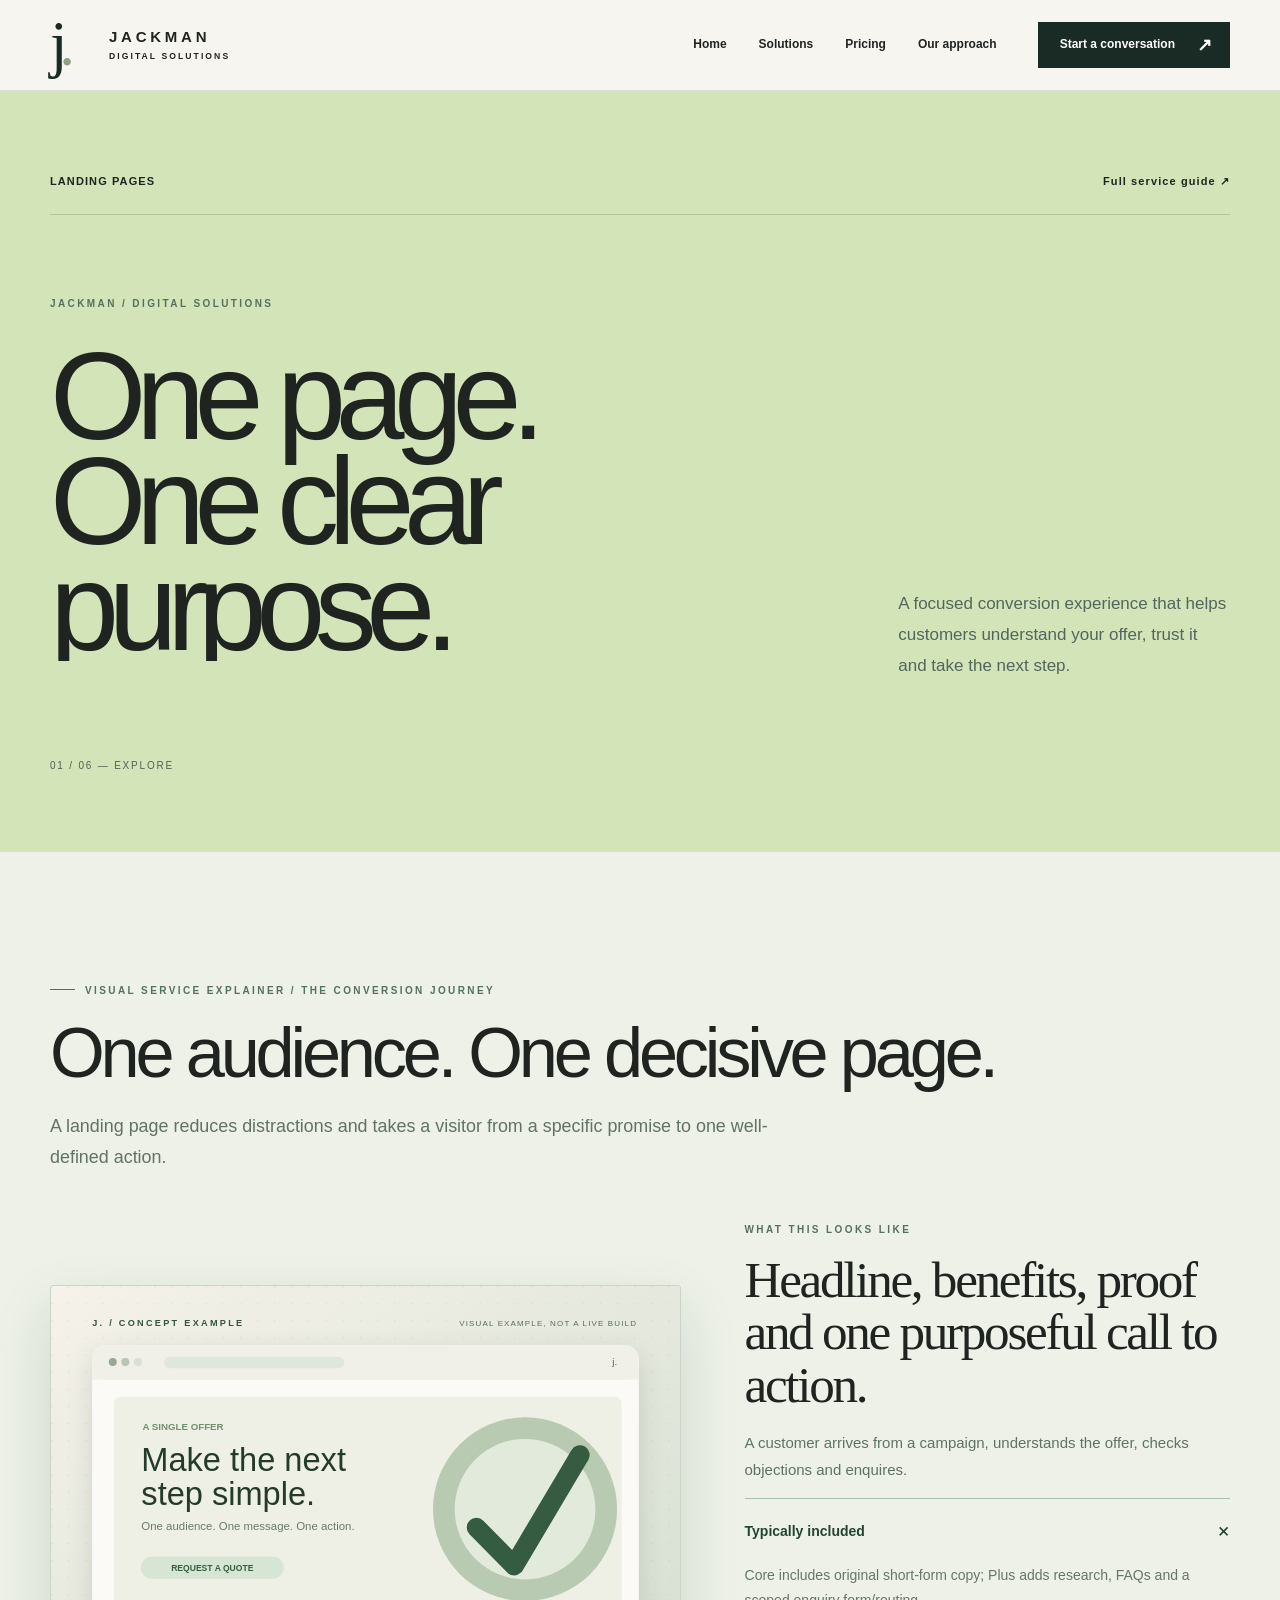
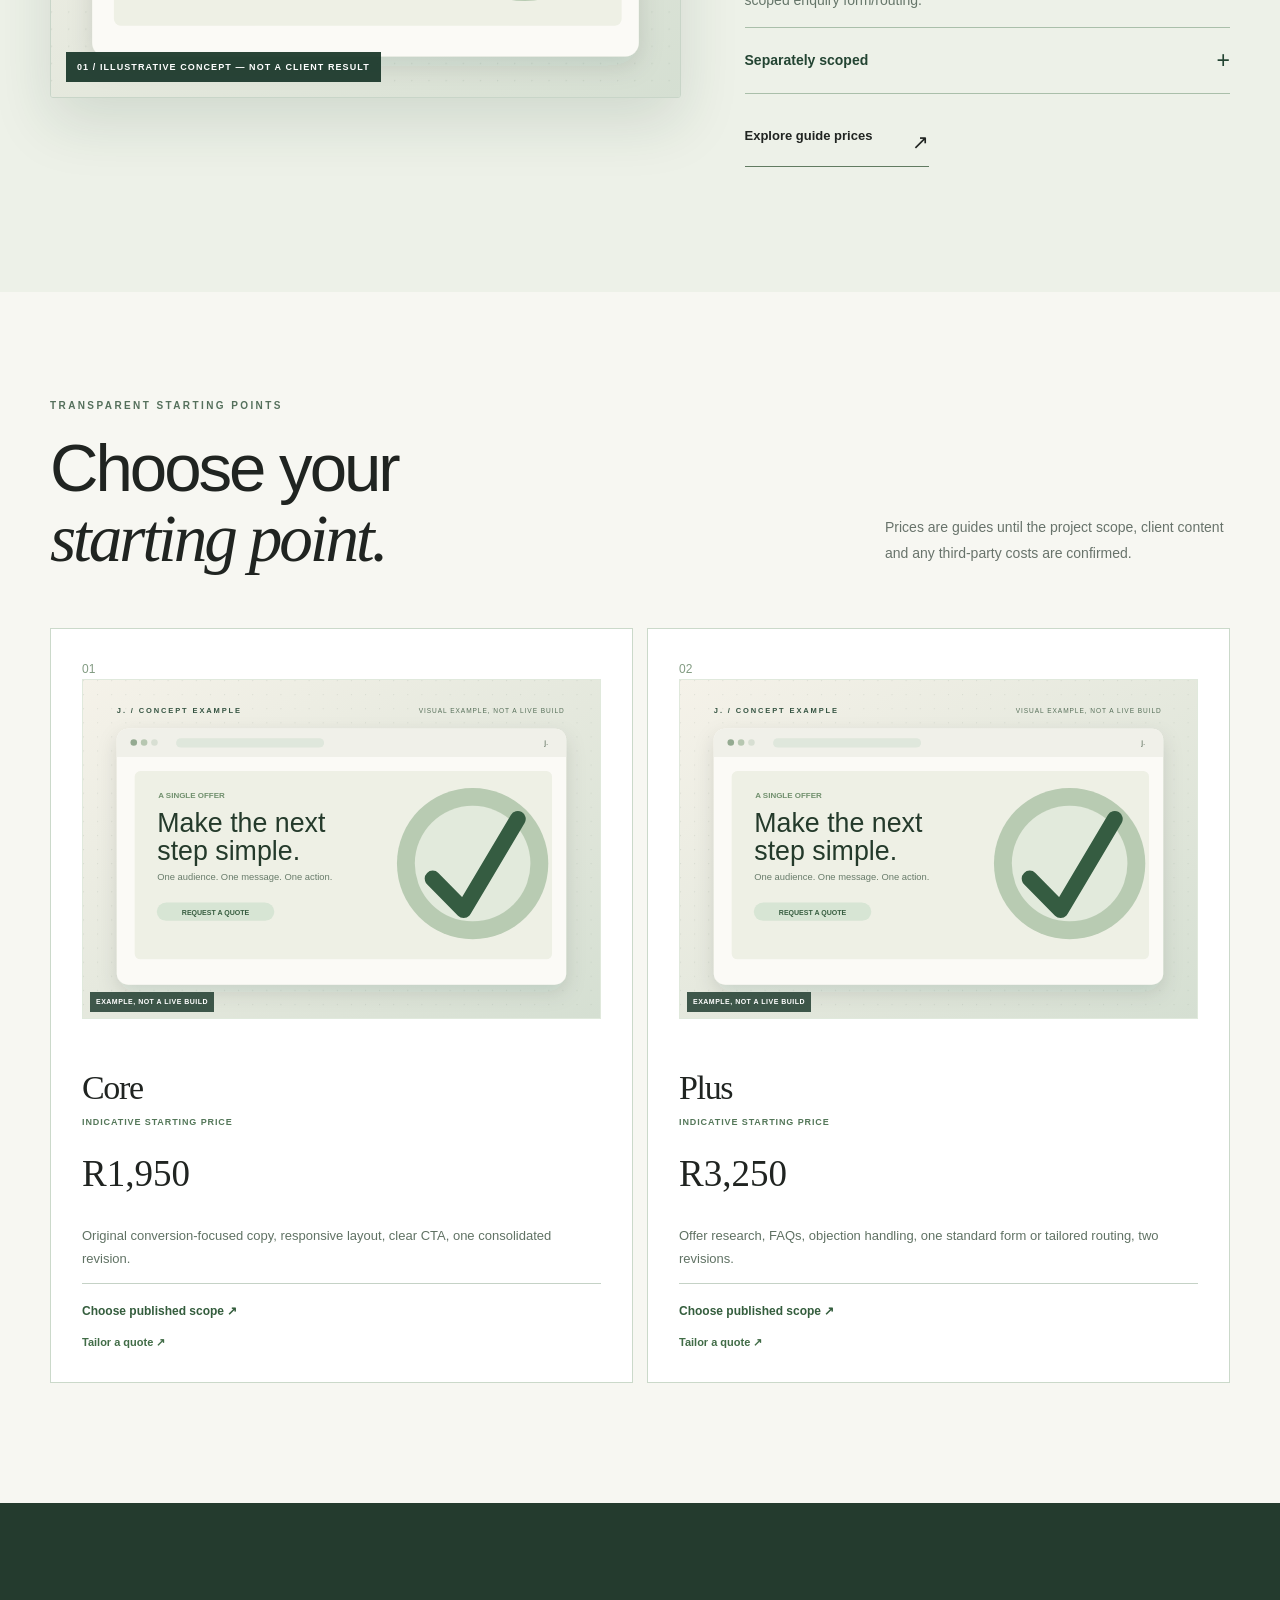
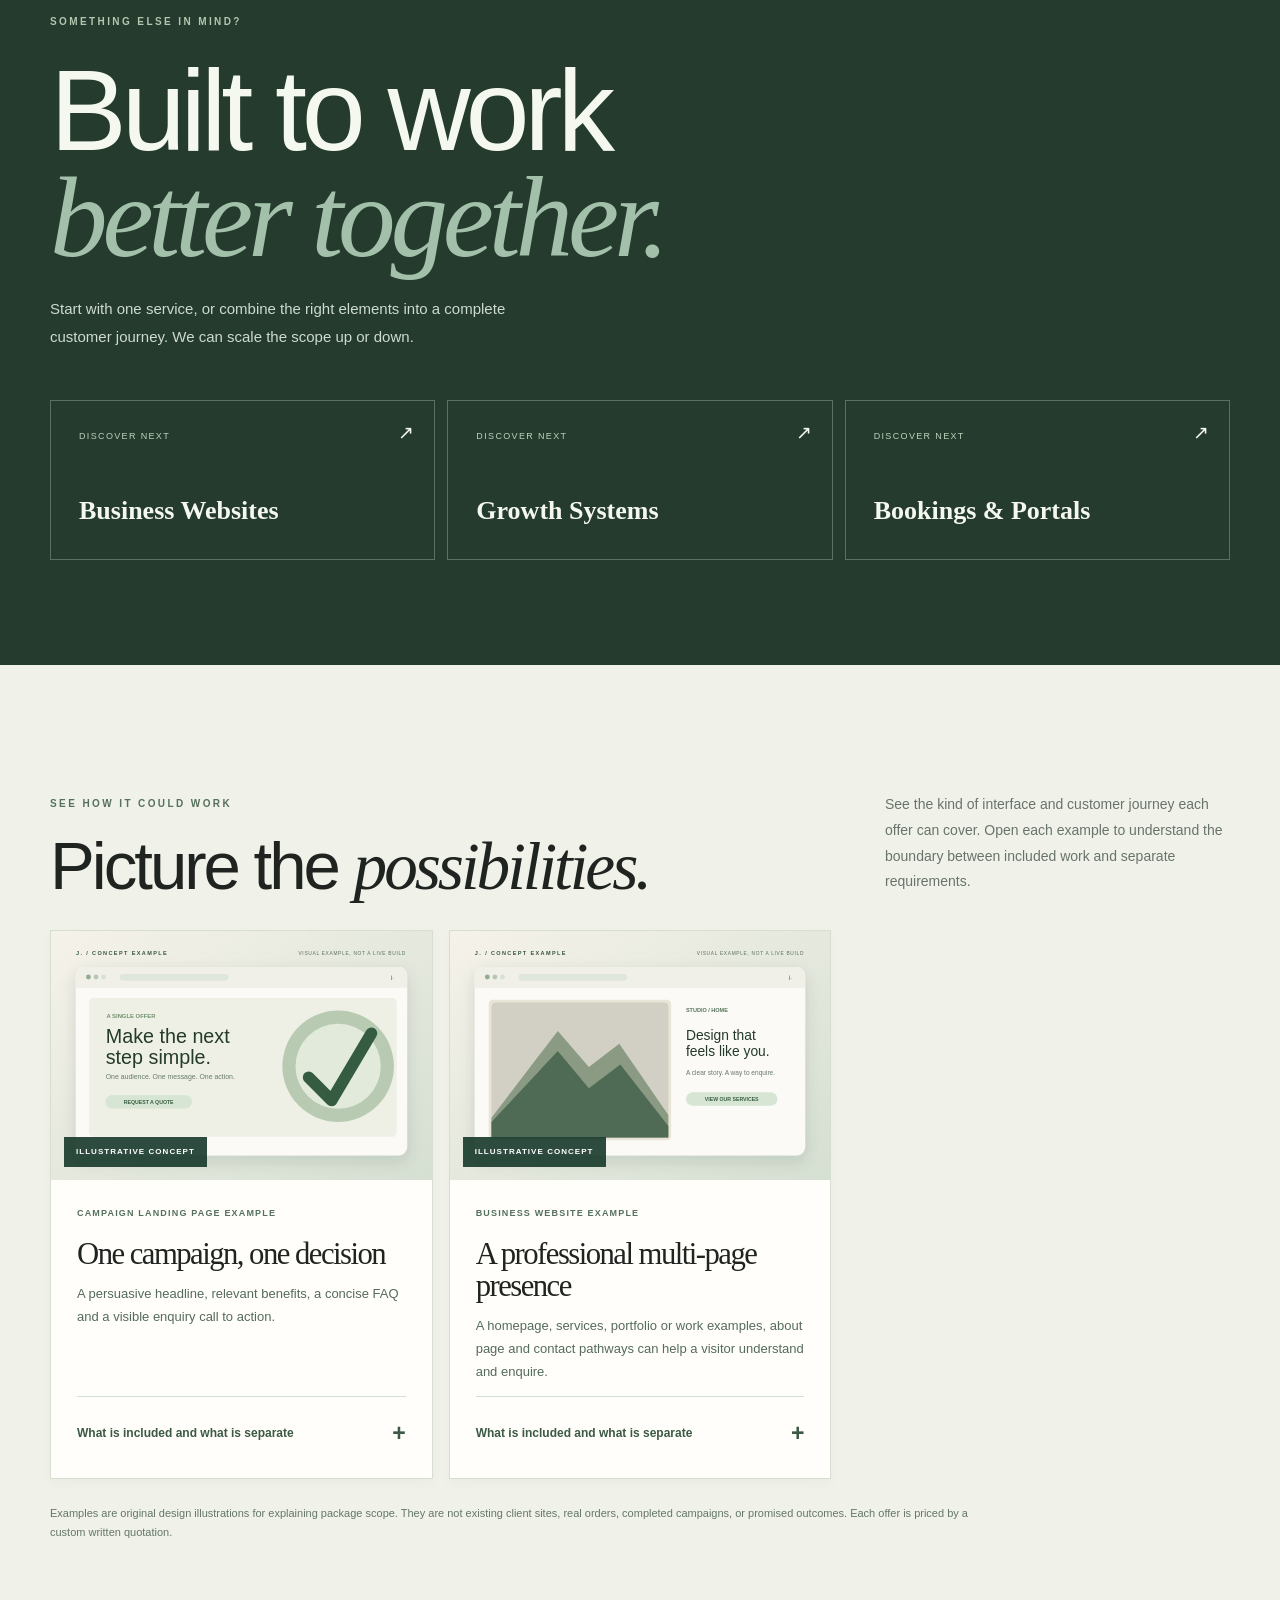
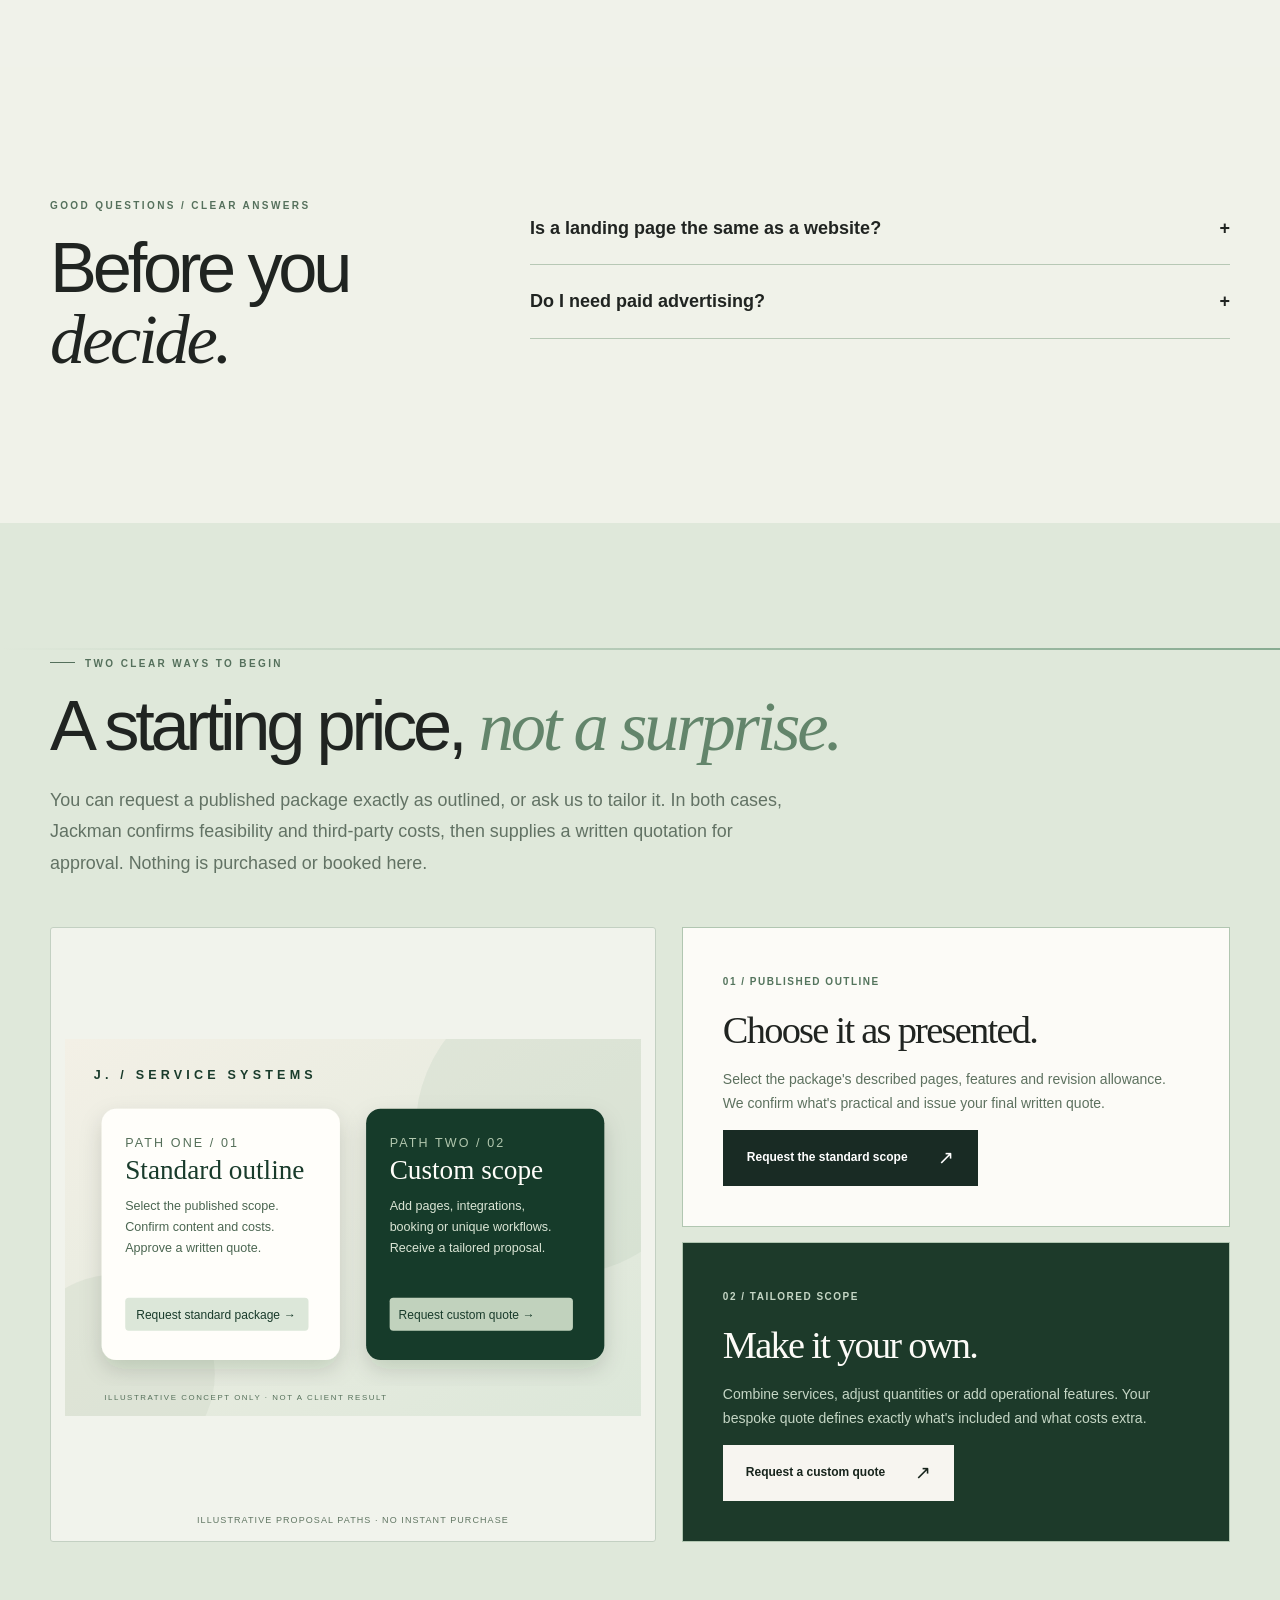
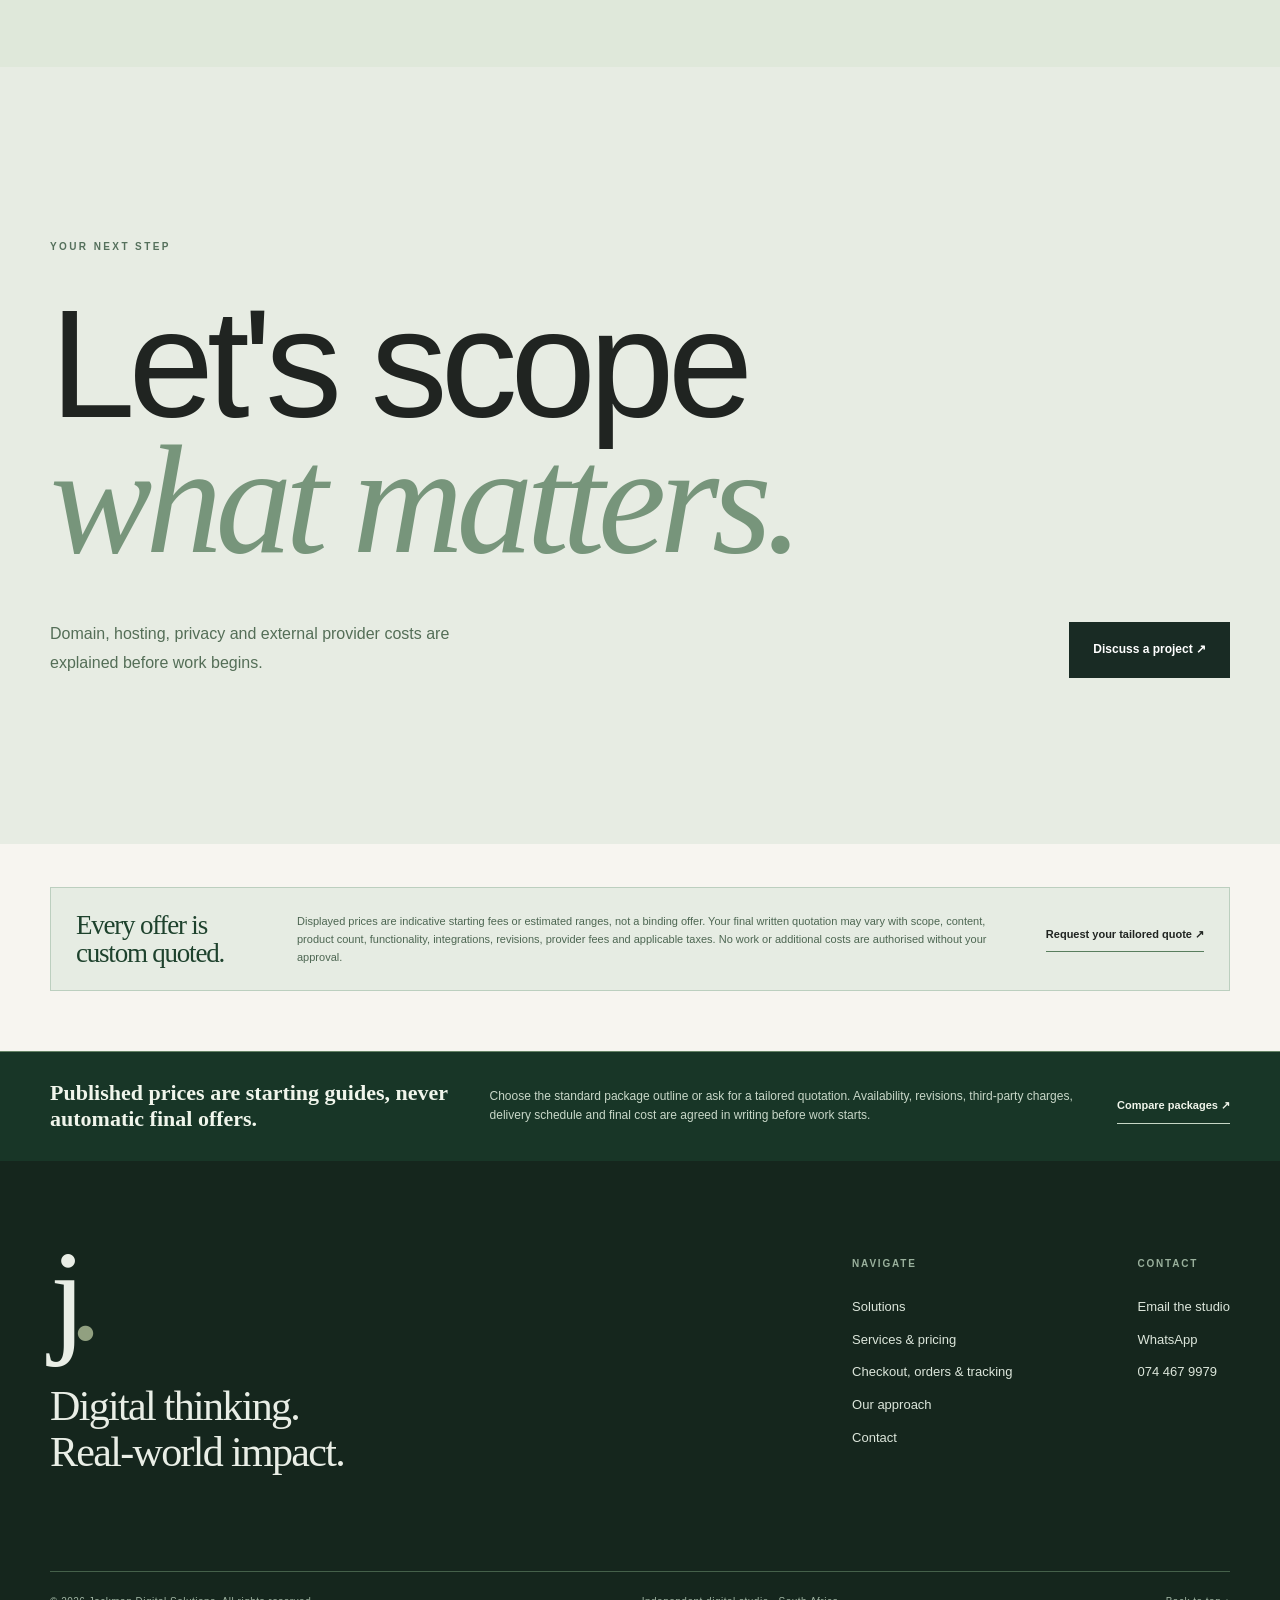
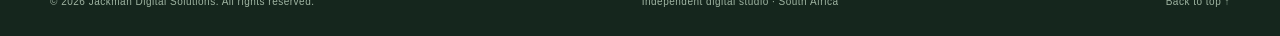
<file: landing-pages.html>
<!DOCTYPE html>

<html lang="en-ZA"><head><meta charset="utf-8"/><meta content="width=device-width,initial-scale=1" name="viewport"/><meta content="noindex,nofollow" name="robots"/><meta content="#192b24" name="theme-color"/><meta content="Campaigns &amp; copywriting — Jackman Digital Solutions preview" name="description"/><title>Landing Pages | Jackman Digital Solutions — Preview</title><link href="assets/favicon.svg" rel="icon" type="image/svg+xml"/><link href="assets/styles.css" rel="stylesheet"/><link href="assets/motion.css" rel="stylesheet"/><script defer="" src="assets/main.js"></script><script defer="" src="assets/motion.js"></script><script defer="True" src="assets/v4.js"></script></head><body class="service-detail service-landing-pages"><header class="site-header" id="top"><div class="nav-shell page-wrap">
<a aria-label="Jackman Digital Solutions, home" class="brand" href="index.html"><span class="brand-symbol">j<span>.</span></span><span class="brand-label">JACKMAN<small>DIGITAL SOLUTIONS</small></span></a>
<button aria-controls="navigation" aria-expanded="false" aria-label="Open navigation" class="menu-toggle"><span></span><span></span></button>
<nav aria-label="Main navigation" class="nav" id="navigation"><a href="index.html">Home</a><a href="solutions.html">Solutions</a><a href="pricing.html">Pricing</a><a href="approach.html">Our approach</a><a class="nav-cta" href="contact.html">Start a conversation <span aria-hidden="true">↗</span></a></nav>
</div></header><main id="main"><section class="service-hero"><div class="page-wrap"><div class="service-hero-top"><span>LANDING PAGES</span><a href="pricing.html">Full service guide ↗</a></div><div class="service-hero-split" data-reveal="" data-reveal-delay="0"><div><span class="section-kicker">JACKMAN / DIGITAL SOLUTIONS</span><h1>One page.<br/>One clear purpose.</h1></div><p>A focused conversion experience that helps customers understand your offer, trust it and take the next step.</p></div><div class="hero-index">01 / 06 — EXPLORE</div></div></section><section aria-labelledby="v4-story-title" class="v4-story section-pad"><div class="page-wrap"><div class="v4-story-head" data-reveal=""><span class="section-kicker">VISUAL SERVICE EXPLAINER / THE CONVERSION JOURNEY</span><h2 id="v4-story-title">One audience. One decisive page.</h2><p>A landing page reduces distractions and takes a visitor from a specific promise to one well-defined action.</p></div><div class="v4-story-grid"><div class="v4-story-visual v4-image-reveal" data-reveal=""><img alt="Concept illustration demonstrating the conversion journey, not actual client work" decoding="async" height="720" loading="lazy" src="assets/examples/landing.svg" width="1100"/><span>01 / ILLUSTRATIVE CONCEPT — NOT A CLIENT RESULT</span></div><div class="v4-story-details" data-reveal=""><span class="section-kicker">WHAT THIS LOOKS LIKE</span><h3>Headline, benefits, proof and one purposeful call to action.</h3><p>A customer arrives from a campaign, understands the offer, checks objections and enquires.</p><details class="v4-detail" open=""><summary>Typically included <span aria-hidden="true">+</span></summary><p>Core includes original short-form copy; Plus adds research, FAQs and a scoped enquiry form/routing.</p></details><details class="v4-detail"><summary>Separately scoped <span aria-hidden="true">+</span></summary><p>Paid ad spend, external subscriptions, checkout and complex automation.</p></details><a class="text-link" href="pricing.html">Explore guide prices <span aria-hidden="true">↗</span></a></div></div></div></section><section class="individual-pricing"><div class="page-wrap"><div class="section-heading" data-reveal="" data-reveal-delay="0"><div><span class="section-kicker">TRANSPARENT STARTING POINTS</span><h2>Choose your<br/><em>starting point.</em></h2></div><p>Prices are guides until the project scope, client content and any third-party costs are confirmed.</p></div><div class="individual-grid"><article class="individual-offer" data-reveal="" data-reveal-delay="0"><div class="offer-num">01</div><div class="offer-visual v4-image-reveal"><img alt="Illustrative example for landing package" decoding="async" height="720" loading="lazy" src="assets/examples/landing.svg" width="1100"/><span>EXAMPLE, NOT A LIVE BUILD</span></div><h3>Core</h3><span class="v4-rate-label">INDICATIVE STARTING PRICE</span><div class="offer-price">R1,950</div><p>Original conversion-focused copy, responsive layout, clear CTA, one consolidated revision.</p><a class="offer-link" href="contact.html?service=Landing%20Page%20Core&amp;intent=standard">Choose published scope ↗</a><a class="v4-custom-link" href="contact.html?service=Landing%20Page%20Core&amp;intent=custom">Tailor a quote ↗</a></article><article class="individual-offer" data-reveal="" data-reveal-delay="1"><div class="offer-num">02</div><div class="offer-visual v4-image-reveal"><img alt="Illustrative example for landing package" decoding="async" height="720" loading="lazy" src="assets/examples/landing.svg" width="1100"/><span>EXAMPLE, NOT A LIVE BUILD</span></div><h3>Plus</h3><span class="v4-rate-label">INDICATIVE STARTING PRICE</span><div class="offer-price">R3,250</div><p>Offer research, FAQs, objection handling, one standard form or tailored routing, two revisions.</p><a class="offer-link" href="contact.html?service=Landing%20Page%20Plus&amp;intent=standard">Choose published scope ↗</a><a class="v4-custom-link" href="contact.html?service=Landing%20Page%20Plus&amp;intent=custom">Tailor a quote ↗</a></article></div></div></section><section class="individual-bridge"><div class="page-wrap"><span class="section-kicker light-kicker">SOMETHING ELSE IN MIND?</span><h2 data-reveal="">Built to work<br/><em>better together.</em></h2><p>Start with one service, or combine the right elements into a complete customer journey. We can scale the scope up or down.</p><div class="cross-sell-grid"><a class="cross-sell" data-reveal="" data-reveal-delay="0" href="websites.html"><span>DISCOVER NEXT</span><strong>Business Websites</strong><b>↗</b></a><a class="cross-sell" data-reveal="" data-reveal-delay="1" href="marketing.html"><span>DISCOVER NEXT</span><strong>Growth Systems</strong><b>↗</b></a><a class="cross-sell" data-reveal="" data-reveal-delay="2" href="bookings.html"><span>DISCOVER NEXT</span><strong>Bookings &amp; Portals</strong><b>↗</b></a></div></div></section><section aria-labelledby="example-gallery-title" class="examples-section section-pad"><div class="page-wrap"><div class="section-heading" data-reveal="" data-reveal-delay="1"><div><span class="section-kicker">SEE HOW IT COULD WORK</span><h2 id="example-gallery-title">Picture the <em>possibilities.</em></h2></div><p>See the kind of interface and customer journey each offer can cover. Open each example to understand the boundary between included work and separate requirements.</p></div><div class="example-grid"><article class="example-card" data-reveal=""><div class="example-image-wrap v4-image-reveal"><img alt="Illustrative campaign landing page example showing a sample customer interface, not a real client project" decoding="async" height="720" loading="lazy" src="assets/examples/landing.svg" width="1100"/><span class="example-image-label">ILLUSTRATIVE CONCEPT</span></div><div class="example-card-body"><span class="section-kicker">CAMPAIGN LANDING PAGE EXAMPLE</span><h3>One campaign, one decision</h3><p>A persuasive headline, relevant benefits, a concise FAQ and a visible enquiry call to action.</p><details class="example-scope"><summary>What is included and what is separate <span aria-hidden="true">+</span></summary><p>Core: short original copy and an enquiry link. Plus: research, FAQ and one form or tailored routing.</p></details></div></article><article class="example-card" data-reveal=""><div class="example-image-wrap v4-image-reveal"><img alt="Illustrative business website example showing a sample customer interface, not a real client project" decoding="async" height="720" loading="lazy" src="assets/examples/website.svg" width="1100"/><span class="example-image-label">ILLUSTRATIVE CONCEPT</span></div><div class="example-card-body"><span class="section-kicker">BUSINESS WEBSITE EXAMPLE</span><h3>A professional multi-page presence</h3><p>A homepage, services, portfolio or work examples, about page and contact pathways can help a visitor understand and enquire.</p><details class="example-scope"><summary>What is included and what is separate <span aria-hidden="true">+</span></summary><p>Website Launch: up to five responsive pages. Domain purchase, paid email and complex integrations are separately assessed.</p></details></div></article></div><p class="example-disclosure">Examples are original design illustrations for explaining package scope. They are not existing client sites, real orders, completed campaigns, or promised outcomes. Each offer is priced by a custom written quotation.</p></div></section><section aria-labelledby="v4faq" class="v4-faq section-pad"><div class="page-wrap v4-faq-layout"><div data-reveal=""><span class="section-kicker">GOOD QUESTIONS / CLEAR ANSWERS</span><h2 id="v4faq">Before you <em>decide.</em></h2></div><div class="v4-faq-list"><details data-reveal=""><summary>Is a landing page the same as a website? <span aria-hidden="true">+</span></summary><p>No. It concentrates on one audience and campaign goal rather than covering your whole company.</p></details><details data-reveal=""><summary>Do I need paid advertising? <span aria-hidden="true">+</span></summary><p>Not necessarily. A landing page may also serve referrals, email campaigns or organic links. Paid ad spend is not part of the build price.</p></details></div></div></section><section aria-labelledby="v4-choice-title" class="v4-offer-choice section-pad"><div class="page-wrap"><div class="v4-choice-head" data-reveal=""><span class="section-kicker">TWO CLEAR WAYS TO BEGIN</span><h2 id="v4-choice-title">A starting price, <em>not a surprise.</em></h2><p>You can request a published package exactly as outlined, or ask us to tailor it. In both cases, Jackman confirms feasibility and third-party costs, then supplies a written quotation for approval. Nothing is purchased or booked here.</p></div><div class="v4-choice-layout"><div class="v4-choice-art v4-image-reveal" data-reveal=""><img alt="Two illustrated enquiry routes: choose published package scope or customise a quotation" decoding="async" height="720" loading="lazy" src="assets/examples/standard-custom.svg" width="1100"/><small>Illustrative proposal paths · no instant purchase</small></div><div class="v4-choice-options"><article class="v4-choice-card" data-reveal=""><span>01 / PUBLISHED OUTLINE</span><h3>Choose it as presented.</h3><p>Select the package's described pages, features and revision allowance. We confirm what's practical and issue your final written quote.</p><a class="btn btn-dark" href="contact.html?intent=standard">Request the standard scope <span aria-hidden="true">↗</span></a></article><article class="v4-choice-card v4-choice-card-dark" data-reveal=""><span>02 / TAILORED SCOPE</span><h3>Make it your own.</h3><p>Combine services, adjust quantities or add operational features. Your bespoke quote defines exactly what's included and what costs extra.</p><a class="btn btn-light" href="contact.html?intent=custom">Request a custom quote <span aria-hidden="true">↗</span></a></article></div></div></div></section><section class="motion-closing"><div class="page-wrap"><span class="section-kicker">YOUR NEXT STEP</span><h2 data-reveal="">Let's scope<br/><em>what matters.</em></h2><div class="motion-closing-row"><p>Domain, hosting, privacy and external provider costs are explained before work begins.</p><a class="btn btn-dark" href="contact.html?service=landing-pages">Discuss a project ↗</a></div></div></section><aside aria-label="Pricing and quotation information" class="quote-disclaimer page-wrap"><strong>Every offer is custom quoted.</strong><p>Displayed prices are indicative starting fees or estimated ranges, not a binding offer. Your final written quotation may vary with scope, content, product count, functionality, integrations, revisions, provider fees and applicable taxes. No work or additional costs are authorised without your approval.</p><a href="contact.html">Request your tailored quote <span aria-hidden="true">↗</span></a></aside></main><aside aria-label="Starting-price policy" class="v4-price-ribbon"><div class="page-wrap"><strong>Published prices are starting guides, never automatic final offers.</strong><p>Choose the standard package outline or ask for a tailored quotation. Availability, revisions, third-party charges, delivery schedule and final cost are agreed in writing before work starts.</p><a href="pricing.html#package-explorer">Compare packages ↗</a></div></aside><footer class="site-footer"><div class="page-wrap"><div class="footer-top"><div><a class="footer-brand" href="index.html">j<span>.</span></a><div class="footer-tag">Digital thinking.<br/>Real-world impact.</div></div><div class="footer-links"><div><strong>Navigate</strong><a href="solutions.html">Solutions</a><a href="pricing.html">Services &amp; pricing</a><a href="checkout-orders-tracking.html">Checkout, orders &amp; tracking</a><a href="approach.html">Our approach</a><a href="contact.html">Contact</a></div><div><strong>Contact</strong><a href="mailto:dabulavuyo5055@gmail.com">Email the studio</a><a href="https://wa.me/27744679979" rel="noopener noreferrer" target="_blank">WhatsApp</a><a href="tel:+27744679979">074 467 9979</a></div></div></div><div class="footer-bottom"><span>© <span data-year="">2026</span> Jackman Digital Solutions. All rights reserved.</span><span>Independent digital studio · South Africa</span><a href="#top">Back to top ↑</a></div></div></footer></body></html>
</file>
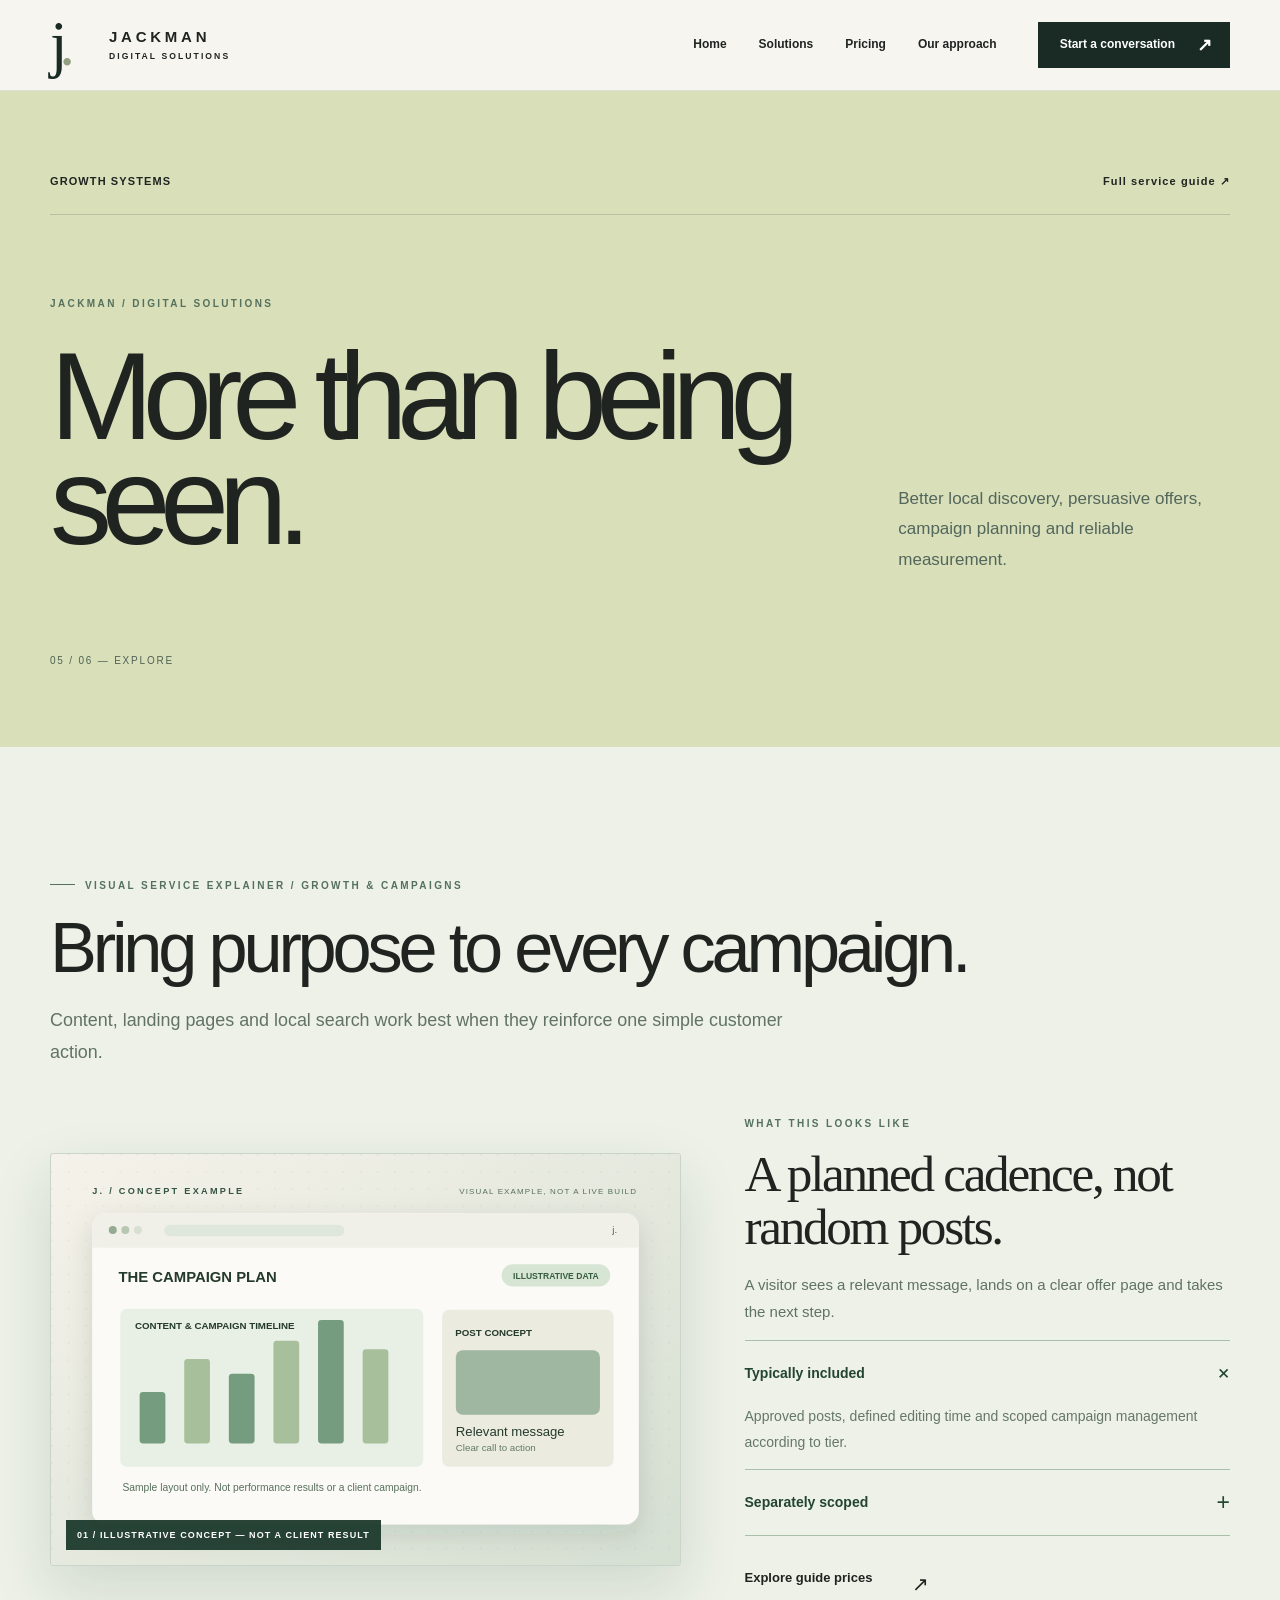
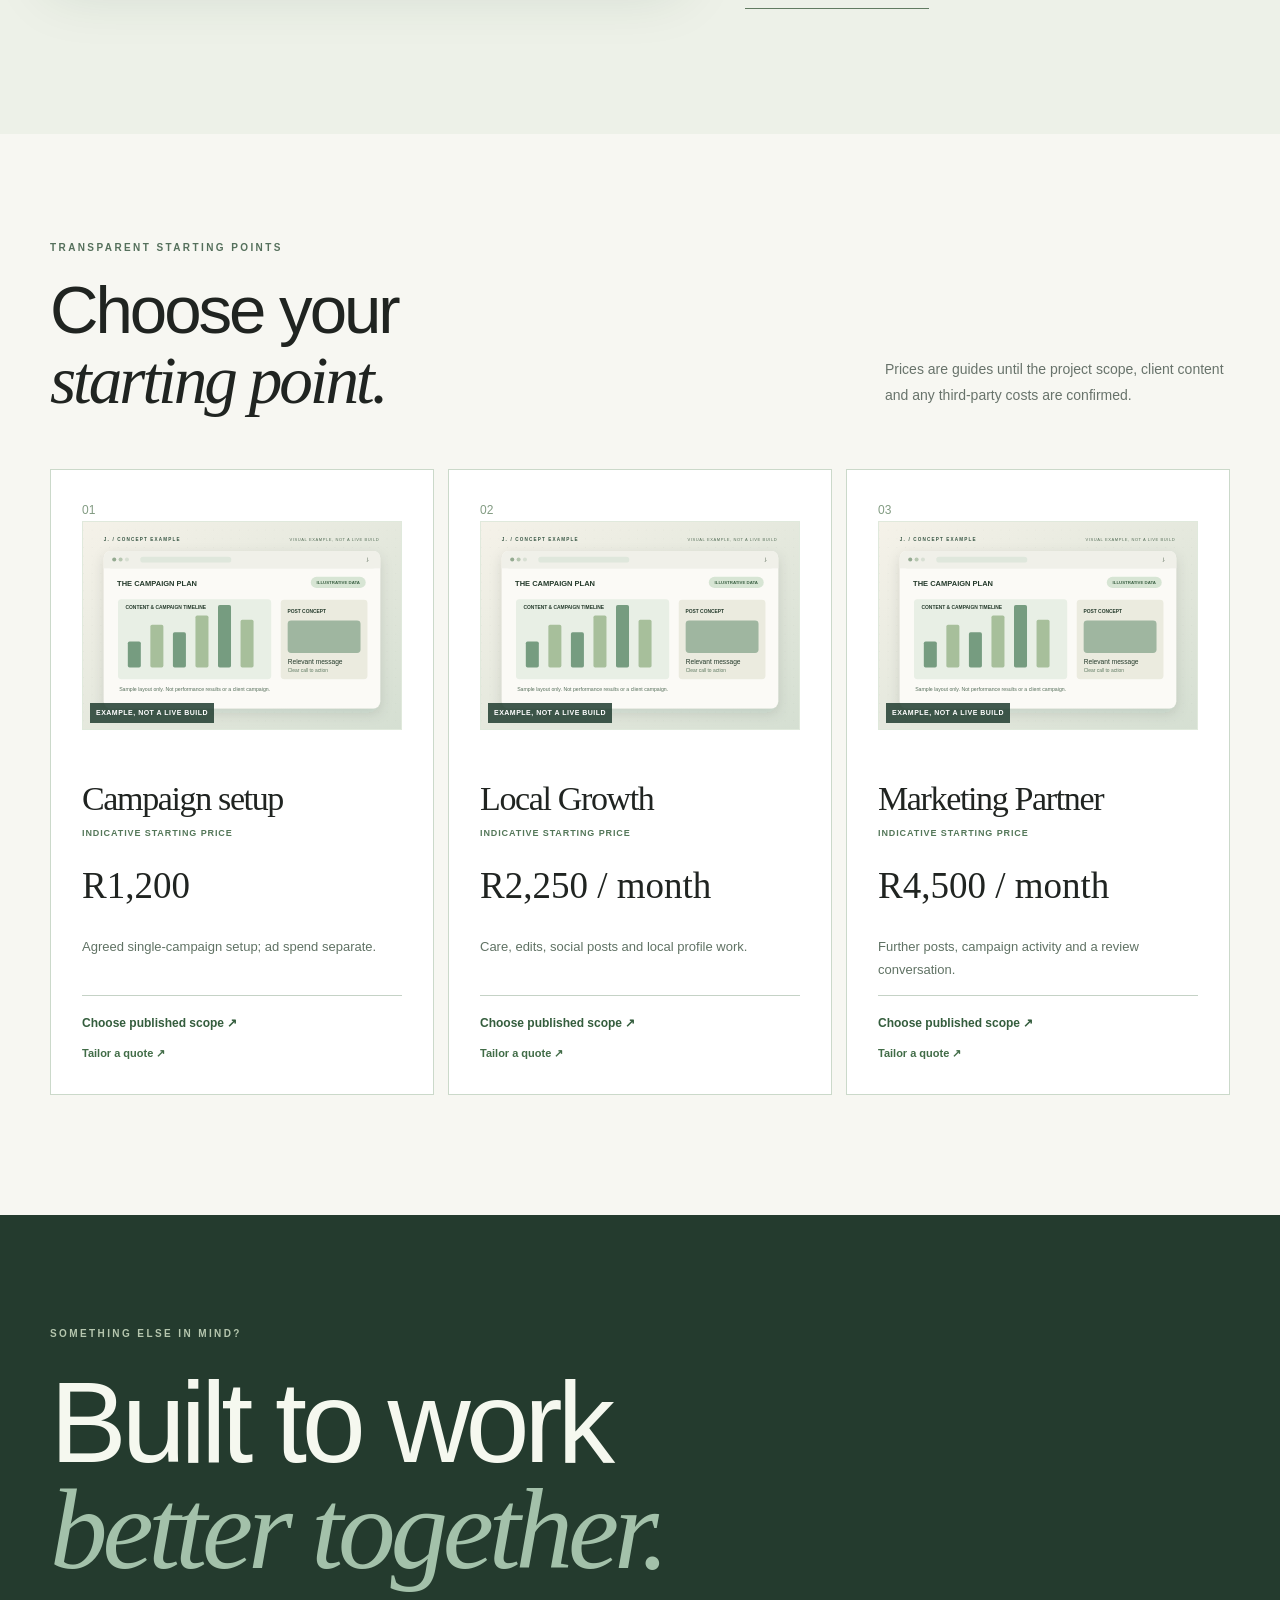
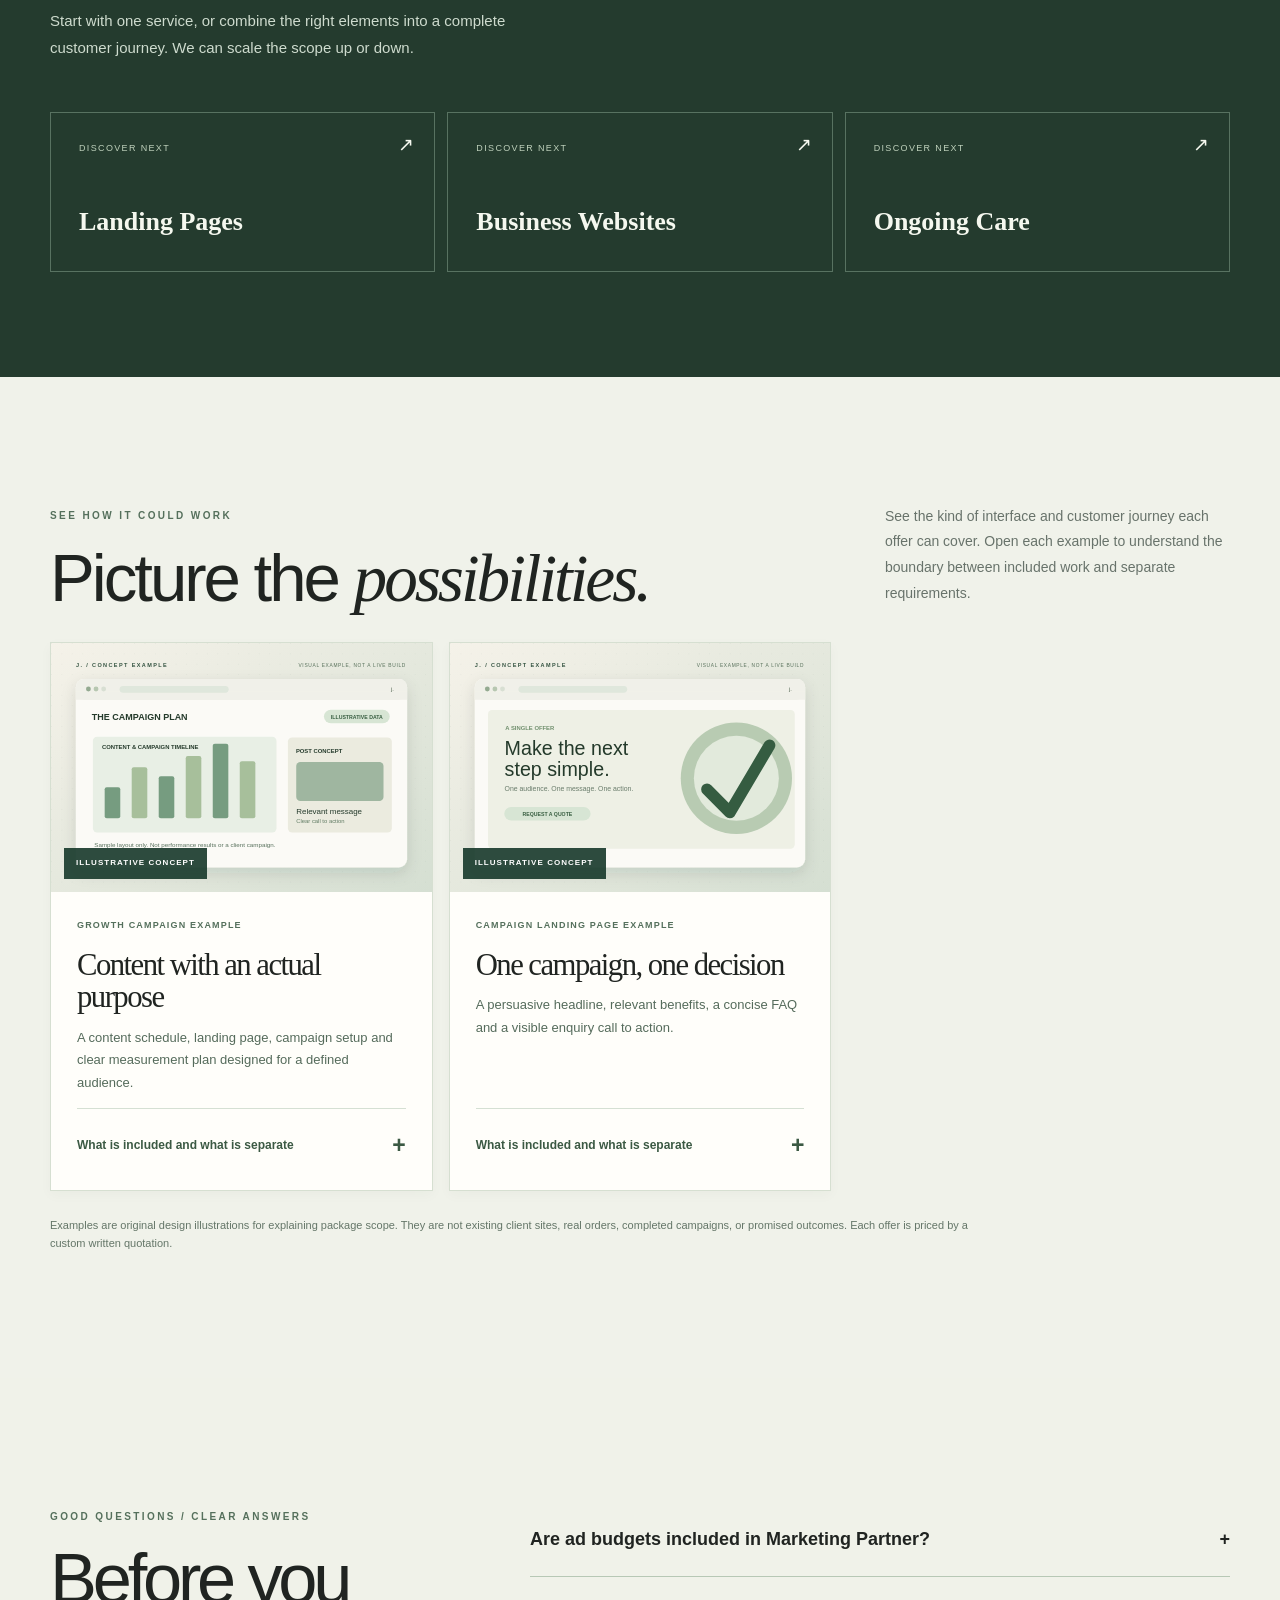
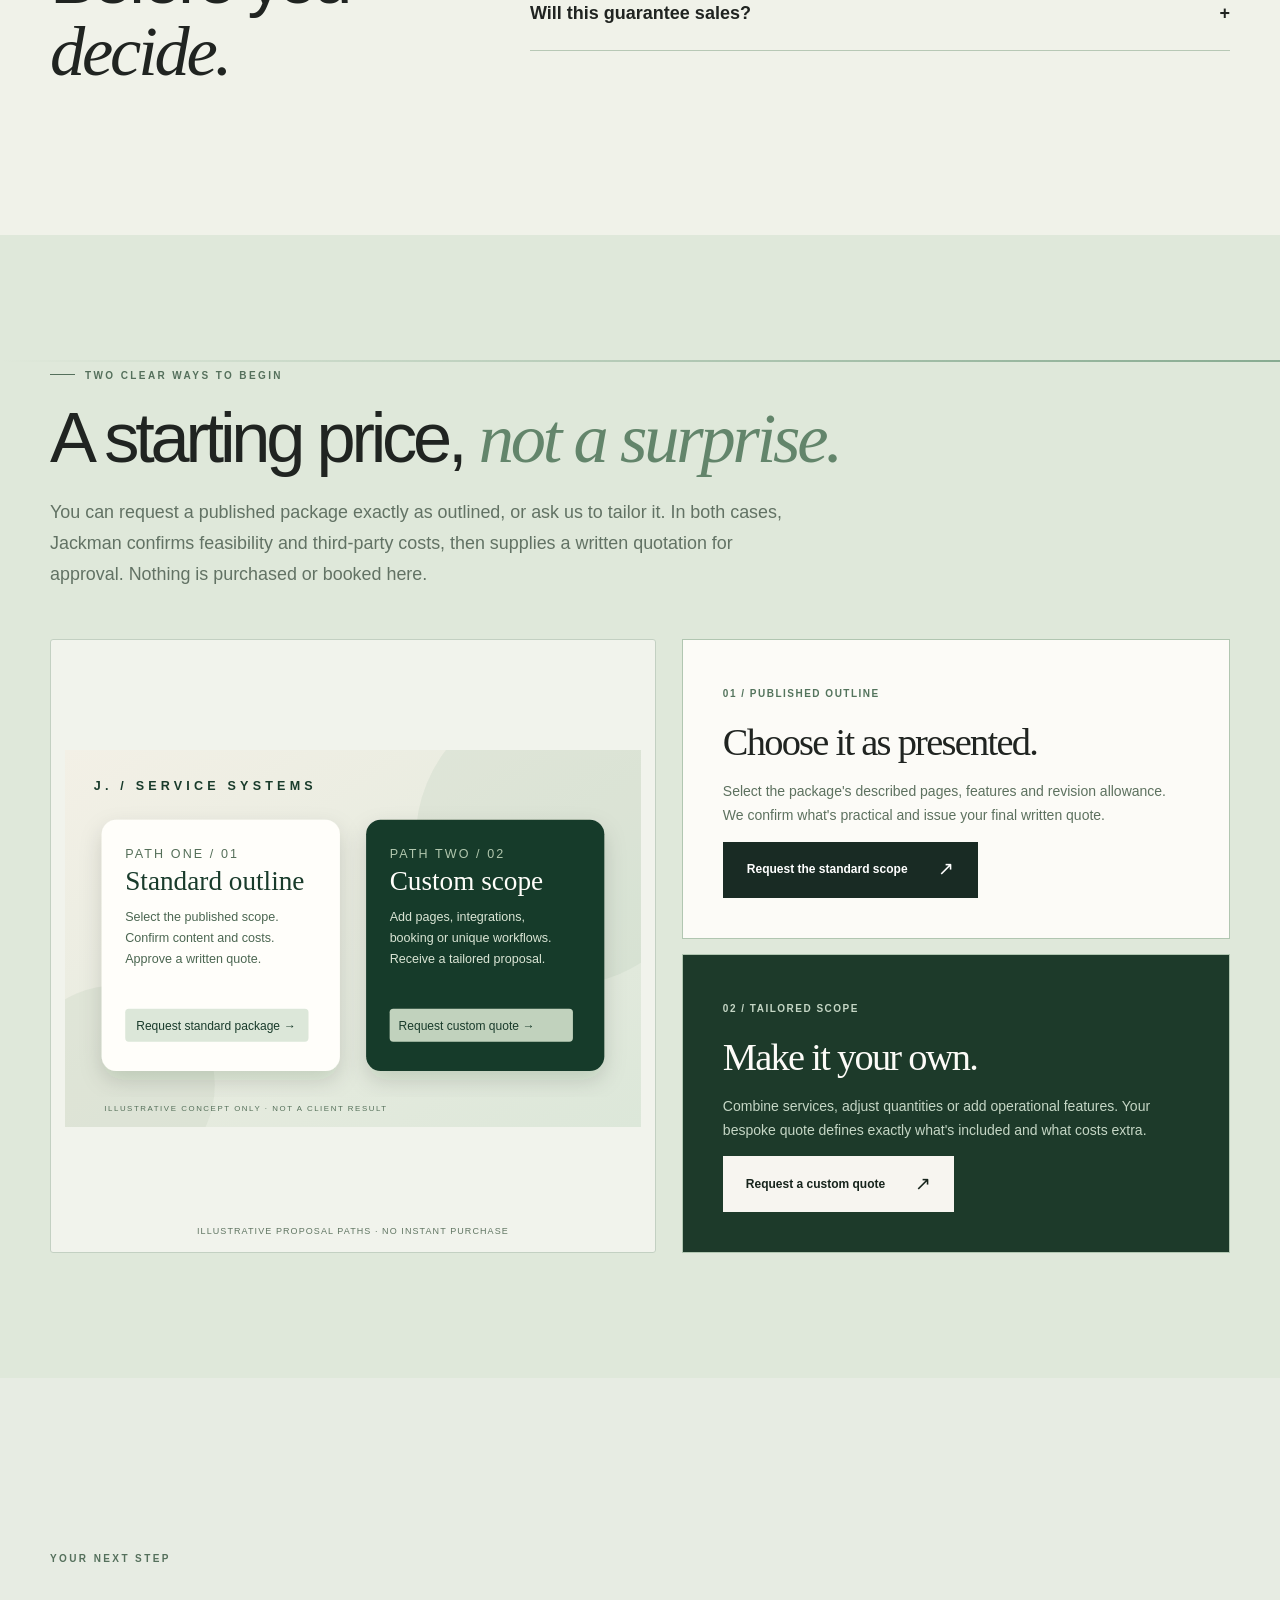
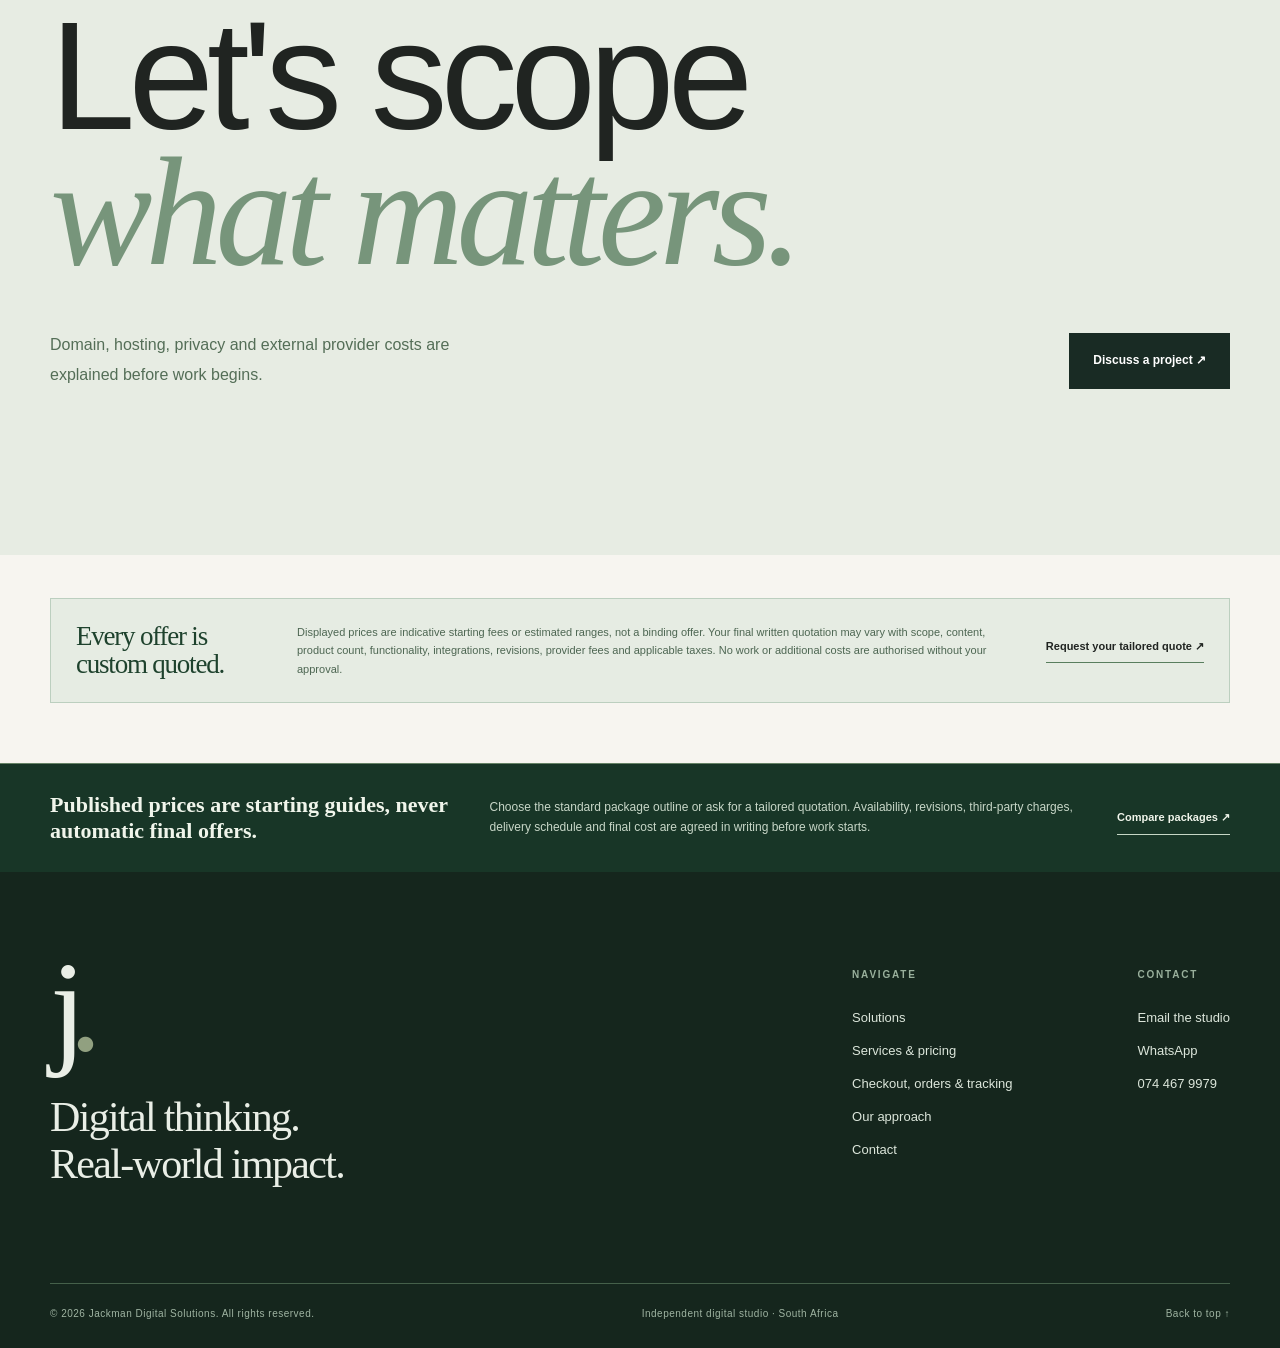
<file: marketing.html>
<!DOCTYPE html>

<html lang="en-ZA"><head><meta charset="utf-8"/><meta content="width=device-width,initial-scale=1" name="viewport"/><meta content="noindex,nofollow" name="robots"/><meta content="#192b24" name="theme-color"/><meta content="Marketing and SEO — Jackman Digital Solutions preview" name="description"/><title>Growth Systems | Jackman Digital Solutions — Preview</title><link href="assets/favicon.svg" rel="icon" type="image/svg+xml"/><link href="assets/styles.css" rel="stylesheet"/><link href="assets/motion.css" rel="stylesheet"/><script defer="" src="assets/main.js"></script><script defer="" src="assets/motion.js"></script><script defer="True" src="assets/v4.js"></script></head><body class="service-detail service-marketing"><header class="site-header" id="top"><div class="nav-shell page-wrap">
<a aria-label="Jackman Digital Solutions, home" class="brand" href="index.html"><span class="brand-symbol">j<span>.</span></span><span class="brand-label">JACKMAN<small>DIGITAL SOLUTIONS</small></span></a>
<button aria-controls="navigation" aria-expanded="false" aria-label="Open navigation" class="menu-toggle"><span></span><span></span></button>
<nav aria-label="Main navigation" class="nav" id="navigation"><a href="index.html">Home</a><a href="solutions.html">Solutions</a><a href="pricing.html">Pricing</a><a href="approach.html">Our approach</a><a class="nav-cta" href="contact.html">Start a conversation <span aria-hidden="true">↗</span></a></nav>
</div></header><main id="main"><section class="service-hero"><div class="page-wrap"><div class="service-hero-top"><span>GROWTH SYSTEMS</span><a href="pricing.html">Full service guide ↗</a></div><div class="service-hero-split" data-reveal="" data-reveal-delay="0"><div><span class="section-kicker">JACKMAN / DIGITAL SOLUTIONS</span><h1>More than being<br/>seen.</h1></div><p>Better local discovery, persuasive offers, campaign planning and reliable measurement.</p></div><div class="hero-index">05 / 06 — EXPLORE</div></div></section><section aria-labelledby="v4-story-title" class="v4-story section-pad"><div class="page-wrap"><div class="v4-story-head" data-reveal=""><span class="section-kicker">VISUAL SERVICE EXPLAINER / GROWTH &amp; CAMPAIGNS</span><h2 id="v4-story-title">Bring purpose to every campaign.</h2><p>Content, landing pages and local search work best when they reinforce one simple customer action.</p></div><div class="v4-story-grid"><div class="v4-story-visual v4-image-reveal" data-reveal=""><img alt="Concept illustration demonstrating growth &amp; campaigns, not actual client work" decoding="async" height="720" loading="lazy" src="assets/examples/marketing.svg" width="1100"/><span>01 / ILLUSTRATIVE CONCEPT — NOT A CLIENT RESULT</span></div><div class="v4-story-details" data-reveal=""><span class="section-kicker">WHAT THIS LOOKS LIKE</span><h3>A planned cadence, not random posts.</h3><p>A visitor sees a relevant message, lands on a clear offer page and takes the next step.</p><details class="v4-detail" open=""><summary>Typically included <span aria-hidden="true">+</span></summary><p>Approved posts, defined editing time and scoped campaign management according to tier.</p></details><details class="v4-detail"><summary>Separately scoped <span aria-hidden="true">+</span></summary><p>Advertising budget, guaranteed outcomes and extra creative production.</p></details><a class="text-link" href="pricing.html">Explore guide prices <span aria-hidden="true">↗</span></a></div></div></div></section><section class="individual-pricing"><div class="page-wrap"><div class="section-heading" data-reveal="" data-reveal-delay="0"><div><span class="section-kicker">TRANSPARENT STARTING POINTS</span><h2>Choose your<br/><em>starting point.</em></h2></div><p>Prices are guides until the project scope, client content and any third-party costs are confirmed.</p></div><div class="individual-grid"><article class="individual-offer" data-reveal="" data-reveal-delay="0"><div class="offer-num">01</div><div class="offer-visual v4-image-reveal"><img alt="Illustrative example for marketing package" decoding="async" height="720" loading="lazy" src="assets/examples/marketing.svg" width="1100"/><span>EXAMPLE, NOT A LIVE BUILD</span></div><h3>Campaign setup</h3><span class="v4-rate-label">INDICATIVE STARTING PRICE</span><div class="offer-price">R1,200</div><p>Agreed single-campaign setup; ad spend separate.</p><a class="offer-link" href="contact.html?service=Campaign%20Setup&amp;intent=standard">Choose published scope ↗</a><a class="v4-custom-link" href="contact.html?service=Campaign%20Setup&amp;intent=custom">Tailor a quote ↗</a></article><article class="individual-offer" data-reveal="" data-reveal-delay="1"><div class="offer-num">02</div><div class="offer-visual v4-image-reveal"><img alt="Illustrative example for marketing package" decoding="async" height="720" loading="lazy" src="assets/examples/marketing.svg" width="1100"/><span>EXAMPLE, NOT A LIVE BUILD</span></div><h3>Local Growth</h3><span class="v4-rate-label">INDICATIVE STARTING PRICE</span><div class="offer-price">R2,250 / month</div><p>Care, edits, social posts and local profile work.</p><a class="offer-link" href="contact.html?service=Local%20Growth&amp;intent=standard">Choose published scope ↗</a><a class="v4-custom-link" href="contact.html?service=Local%20Growth&amp;intent=custom">Tailor a quote ↗</a></article><article class="individual-offer" data-reveal="" data-reveal-delay="2"><div class="offer-num">03</div><div class="offer-visual v4-image-reveal"><img alt="Illustrative example for marketing package" decoding="async" height="720" loading="lazy" src="assets/examples/marketing.svg" width="1100"/><span>EXAMPLE, NOT A LIVE BUILD</span></div><h3>Marketing Partner</h3><span class="v4-rate-label">INDICATIVE STARTING PRICE</span><div class="offer-price">R4,500 / month</div><p>Further posts, campaign activity and a review conversation.</p><a class="offer-link" href="contact.html?service=Marketing%20Partner&amp;intent=standard">Choose published scope ↗</a><a class="v4-custom-link" href="contact.html?service=Marketing%20Partner&amp;intent=custom">Tailor a quote ↗</a></article></div></div></section><section class="individual-bridge"><div class="page-wrap"><span class="section-kicker light-kicker">SOMETHING ELSE IN MIND?</span><h2 data-reveal="">Built to work<br/><em>better together.</em></h2><p>Start with one service, or combine the right elements into a complete customer journey. We can scale the scope up or down.</p><div class="cross-sell-grid"><a class="cross-sell" data-reveal="" data-reveal-delay="0" href="landing-pages.html"><span>DISCOVER NEXT</span><strong>Landing Pages</strong><b>↗</b></a><a class="cross-sell" data-reveal="" data-reveal-delay="1" href="websites.html"><span>DISCOVER NEXT</span><strong>Business Websites</strong><b>↗</b></a><a class="cross-sell" data-reveal="" data-reveal-delay="2" href="care.html"><span>DISCOVER NEXT</span><strong>Ongoing Care</strong><b>↗</b></a></div></div></section><section aria-labelledby="example-gallery-title" class="examples-section section-pad"><div class="page-wrap"><div class="section-heading" data-reveal="" data-reveal-delay="1"><div><span class="section-kicker">SEE HOW IT COULD WORK</span><h2 id="example-gallery-title">Picture the <em>possibilities.</em></h2></div><p>See the kind of interface and customer journey each offer can cover. Open each example to understand the boundary between included work and separate requirements.</p></div><div class="example-grid"><article class="example-card" data-reveal=""><div class="example-image-wrap v4-image-reveal"><img alt="Illustrative growth campaign example showing a sample customer interface, not a real client project" decoding="async" height="720" loading="lazy" src="assets/examples/marketing.svg" width="1100"/><span class="example-image-label">ILLUSTRATIVE CONCEPT</span></div><div class="example-card-body"><span class="section-kicker">GROWTH CAMPAIGN EXAMPLE</span><h3>Content with an actual purpose</h3><p>A content schedule, landing page, campaign setup and clear measurement plan designed for a defined audience.</p><details class="example-scope"><summary>What is included and what is separate <span aria-hidden="true">+</span></summary><p>This is an illustrative mockup, not performance data. Ad spend and platform fees are separate.</p></details></div></article><article class="example-card" data-reveal=""><div class="example-image-wrap v4-image-reveal"><img alt="Illustrative campaign landing page example showing a sample customer interface, not a real client project" decoding="async" height="720" loading="lazy" src="assets/examples/landing.svg" width="1100"/><span class="example-image-label">ILLUSTRATIVE CONCEPT</span></div><div class="example-card-body"><span class="section-kicker">CAMPAIGN LANDING PAGE EXAMPLE</span><h3>One campaign, one decision</h3><p>A persuasive headline, relevant benefits, a concise FAQ and a visible enquiry call to action.</p><details class="example-scope"><summary>What is included and what is separate <span aria-hidden="true">+</span></summary><p>Core: short original copy and an enquiry link. Plus: research, FAQ and one form or tailored routing.</p></details></div></article></div><p class="example-disclosure">Examples are original design illustrations for explaining package scope. They are not existing client sites, real orders, completed campaigns, or promised outcomes. Each offer is priced by a custom written quotation.</p></div></section><section aria-labelledby="v4faq" class="v4-faq section-pad"><div class="page-wrap v4-faq-layout"><div data-reveal=""><span class="section-kicker">GOOD QUESTIONS / CLEAR ANSWERS</span><h2 id="v4faq">Before you <em>decide.</em></h2></div><div class="v4-faq-list"><details data-reveal=""><summary>Are ad budgets included in Marketing Partner? <span aria-hidden="true">+</span></summary><p>No. R4,500/month is the service guide; platform spend, third-party creative and approved extras are separate.</p></details><details data-reveal=""><summary>Will this guarantee sales? <span aria-hidden="true">+</span></summary><p>No. Jackman can manage the agreed work and reporting, but cannot guarantee enquiries, rankings or return on advertising spend.</p></details></div></div></section><section aria-labelledby="v4-choice-title" class="v4-offer-choice section-pad"><div class="page-wrap"><div class="v4-choice-head" data-reveal=""><span class="section-kicker">TWO CLEAR WAYS TO BEGIN</span><h2 id="v4-choice-title">A starting price, <em>not a surprise.</em></h2><p>You can request a published package exactly as outlined, or ask us to tailor it. In both cases, Jackman confirms feasibility and third-party costs, then supplies a written quotation for approval. Nothing is purchased or booked here.</p></div><div class="v4-choice-layout"><div class="v4-choice-art v4-image-reveal" data-reveal=""><img alt="Two illustrated enquiry routes: choose published package scope or customise a quotation" decoding="async" height="720" loading="lazy" src="assets/examples/standard-custom.svg" width="1100"/><small>Illustrative proposal paths · no instant purchase</small></div><div class="v4-choice-options"><article class="v4-choice-card" data-reveal=""><span>01 / PUBLISHED OUTLINE</span><h3>Choose it as presented.</h3><p>Select the package's described pages, features and revision allowance. We confirm what's practical and issue your final written quote.</p><a class="btn btn-dark" href="contact.html?intent=standard">Request the standard scope <span aria-hidden="true">↗</span></a></article><article class="v4-choice-card v4-choice-card-dark" data-reveal=""><span>02 / TAILORED SCOPE</span><h3>Make it your own.</h3><p>Combine services, adjust quantities or add operational features. Your bespoke quote defines exactly what's included and what costs extra.</p><a class="btn btn-light" href="contact.html?intent=custom">Request a custom quote <span aria-hidden="true">↗</span></a></article></div></div></div></section><section class="motion-closing"><div class="page-wrap"><span class="section-kicker">YOUR NEXT STEP</span><h2 data-reveal="">Let's scope<br/><em>what matters.</em></h2><div class="motion-closing-row"><p>Domain, hosting, privacy and external provider costs are explained before work begins.</p><a class="btn btn-dark" href="contact.html?service=marketing">Discuss a project ↗</a></div></div></section><aside aria-label="Pricing and quotation information" class="quote-disclaimer page-wrap"><strong>Every offer is custom quoted.</strong><p>Displayed prices are indicative starting fees or estimated ranges, not a binding offer. Your final written quotation may vary with scope, content, product count, functionality, integrations, revisions, provider fees and applicable taxes. No work or additional costs are authorised without your approval.</p><a href="contact.html">Request your tailored quote <span aria-hidden="true">↗</span></a></aside></main><aside aria-label="Starting-price policy" class="v4-price-ribbon"><div class="page-wrap"><strong>Published prices are starting guides, never automatic final offers.</strong><p>Choose the standard package outline or ask for a tailored quotation. Availability, revisions, third-party charges, delivery schedule and final cost are agreed in writing before work starts.</p><a href="pricing.html#package-explorer">Compare packages ↗</a></div></aside><footer class="site-footer"><div class="page-wrap"><div class="footer-top"><div><a class="footer-brand" href="index.html">j<span>.</span></a><div class="footer-tag">Digital thinking.<br/>Real-world impact.</div></div><div class="footer-links"><div><strong>Navigate</strong><a href="solutions.html">Solutions</a><a href="pricing.html">Services &amp; pricing</a><a href="checkout-orders-tracking.html">Checkout, orders &amp; tracking</a><a href="approach.html">Our approach</a><a href="contact.html">Contact</a></div><div><strong>Contact</strong><a href="mailto:dabulavuyo5055@gmail.com">Email the studio</a><a href="https://wa.me/27744679979" rel="noopener noreferrer" target="_blank">WhatsApp</a><a href="tel:+27744679979">074 467 9979</a></div></div></div><div class="footer-bottom"><span>© <span data-year="">2026</span> Jackman Digital Solutions. All rights reserved.</span><span>Independent digital studio · South Africa</span><a href="#top">Back to top ↑</a></div></div></footer></body></html>
</file>
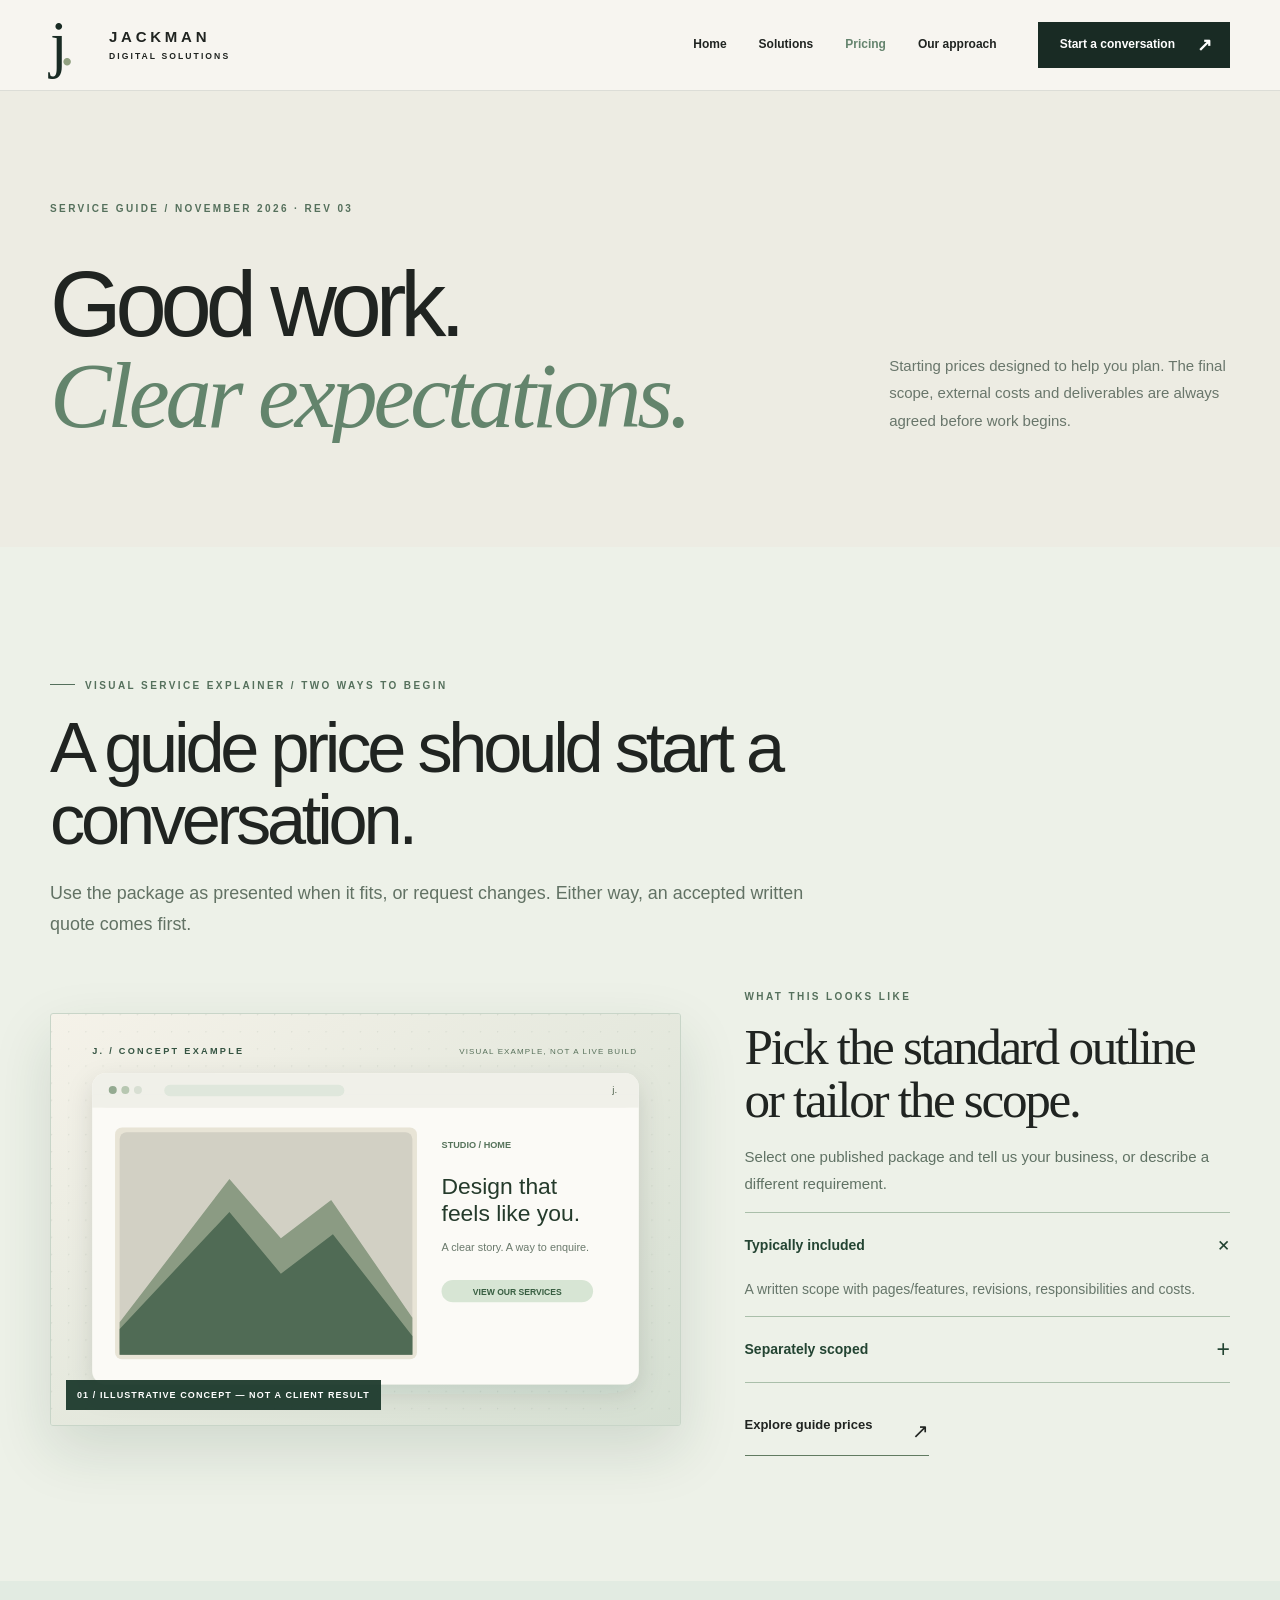
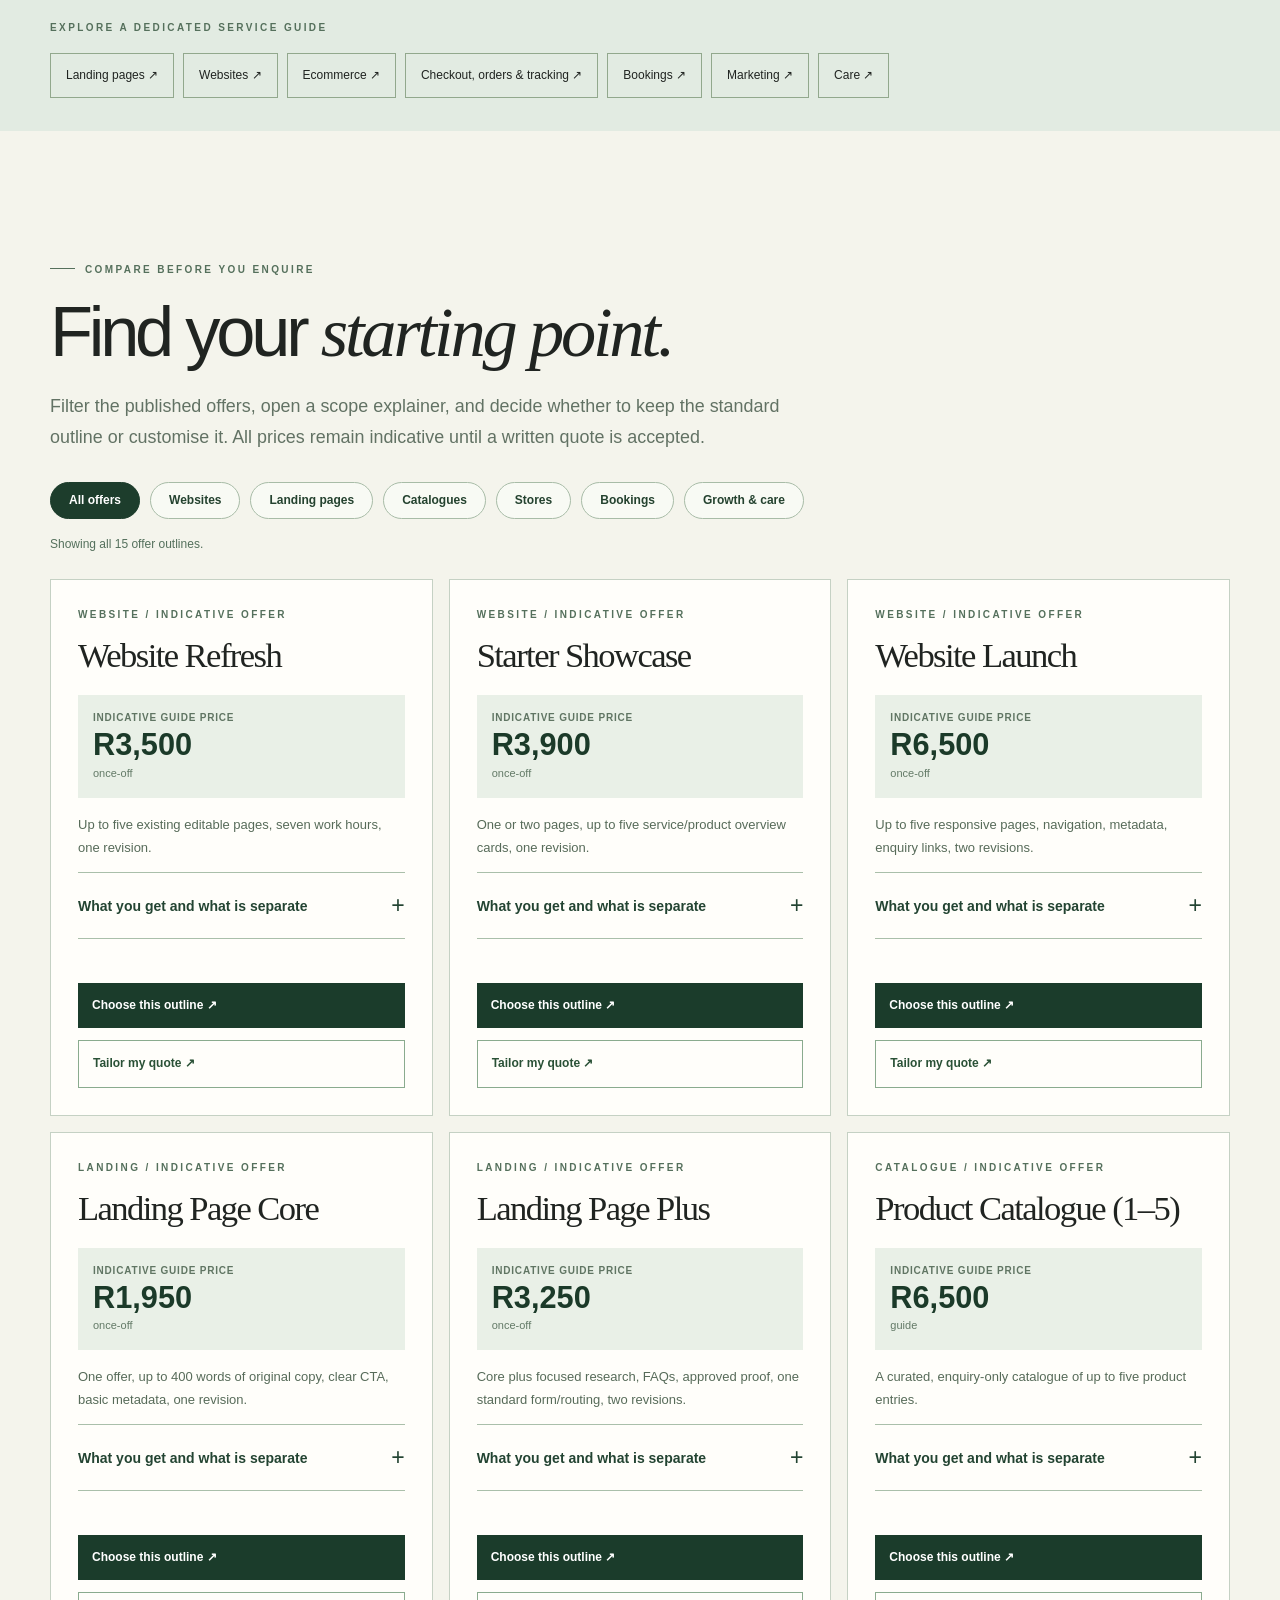
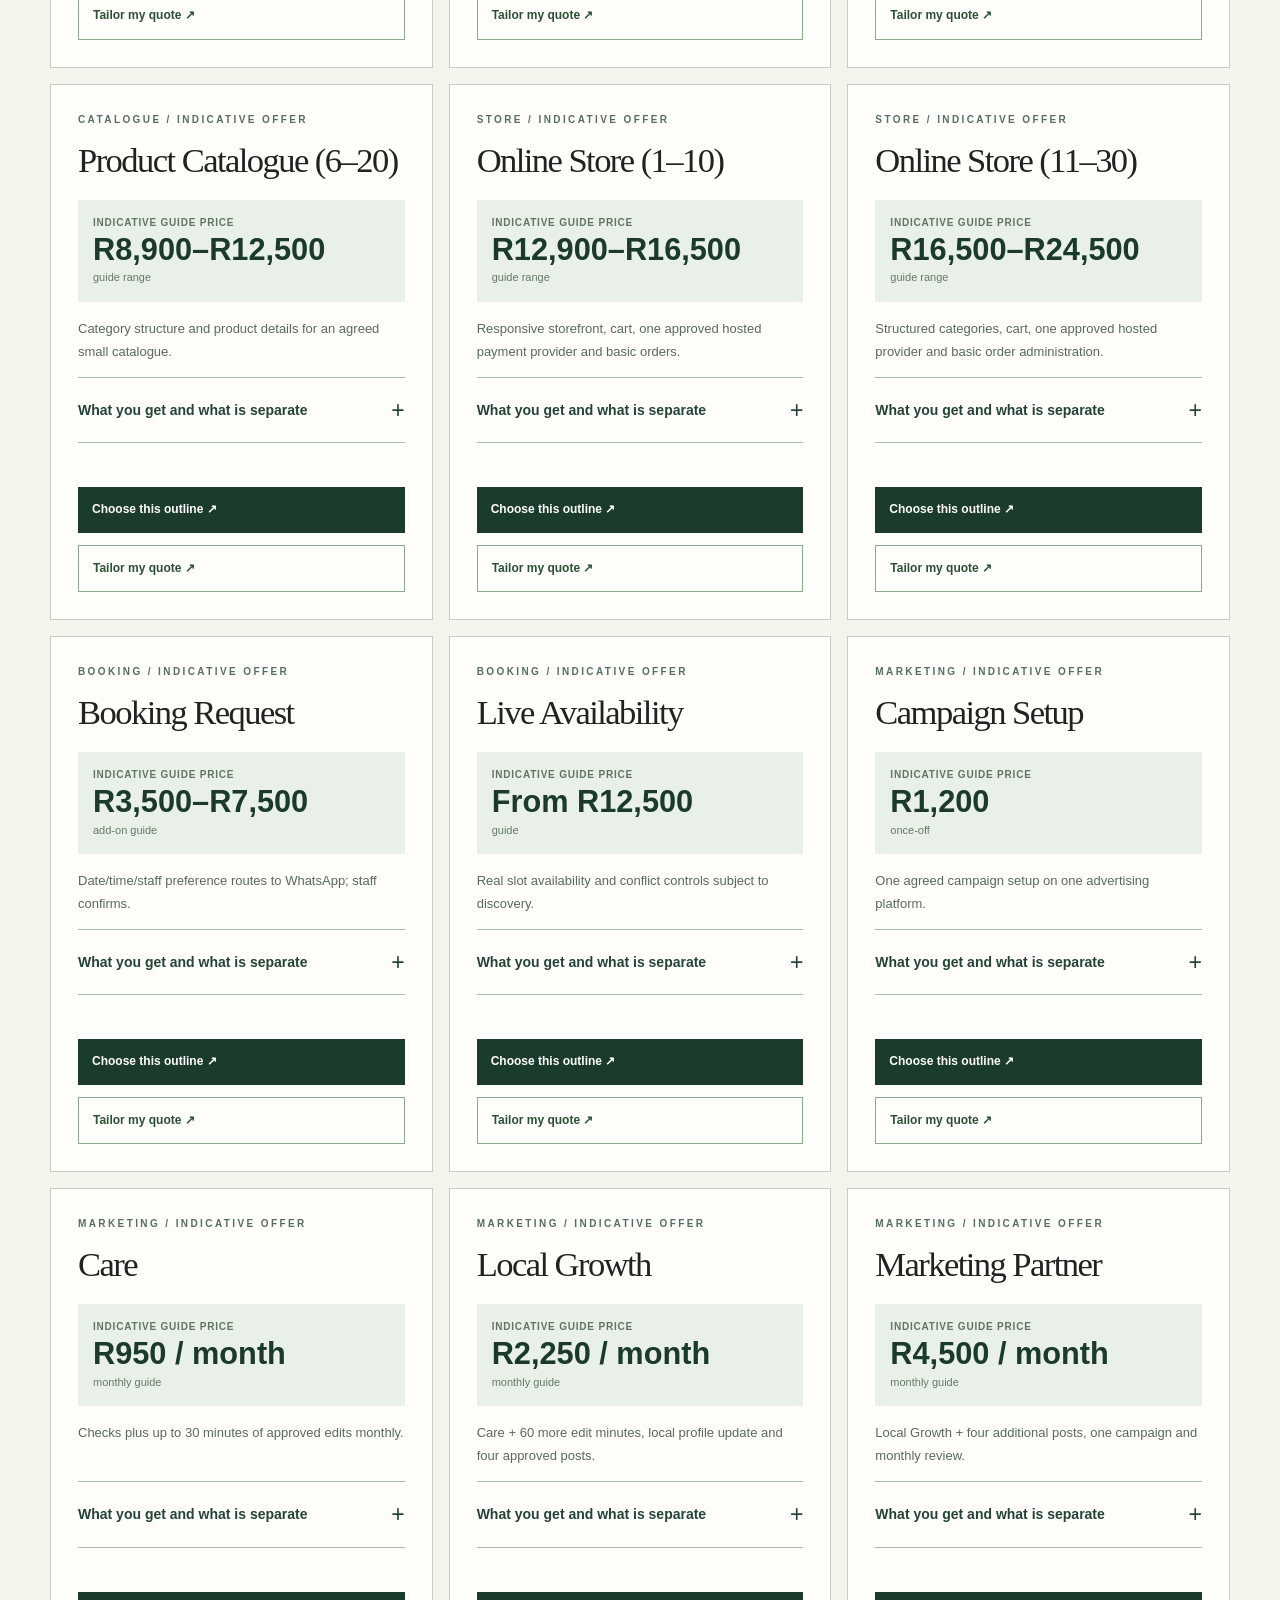
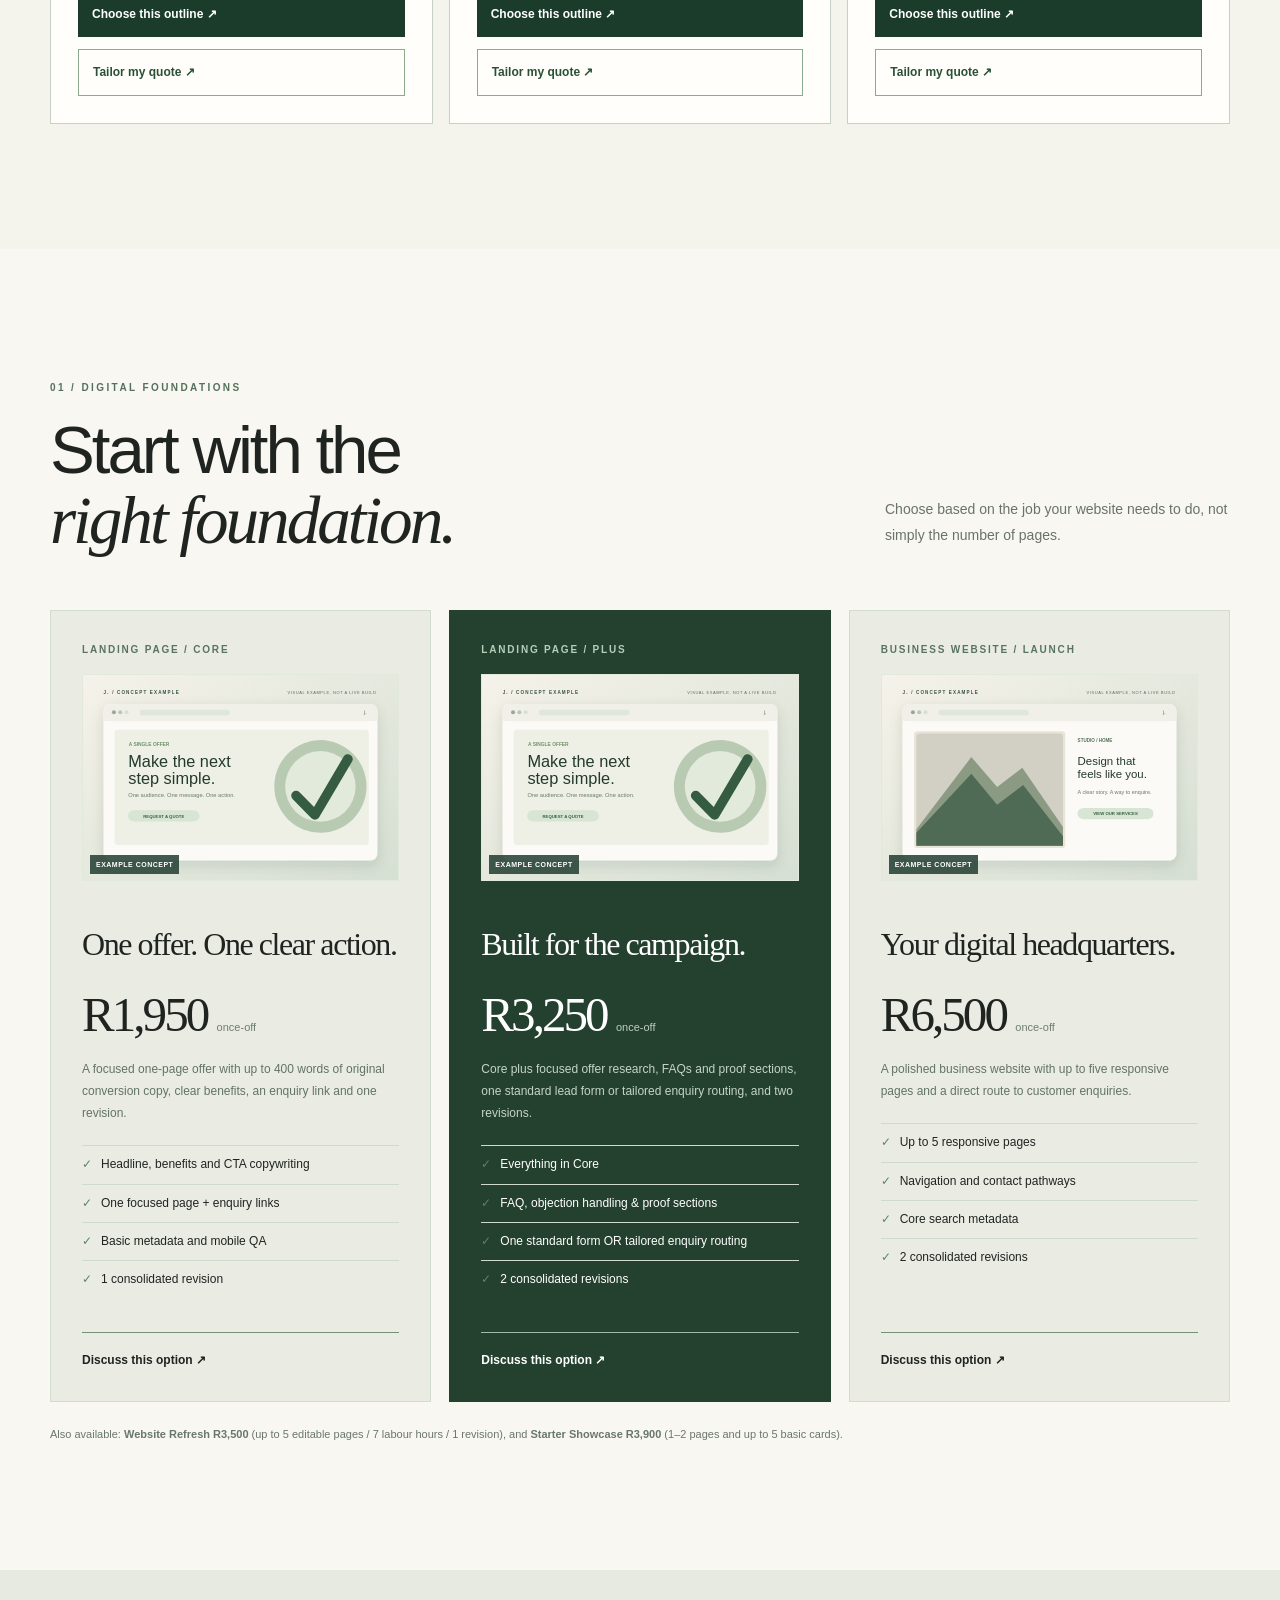
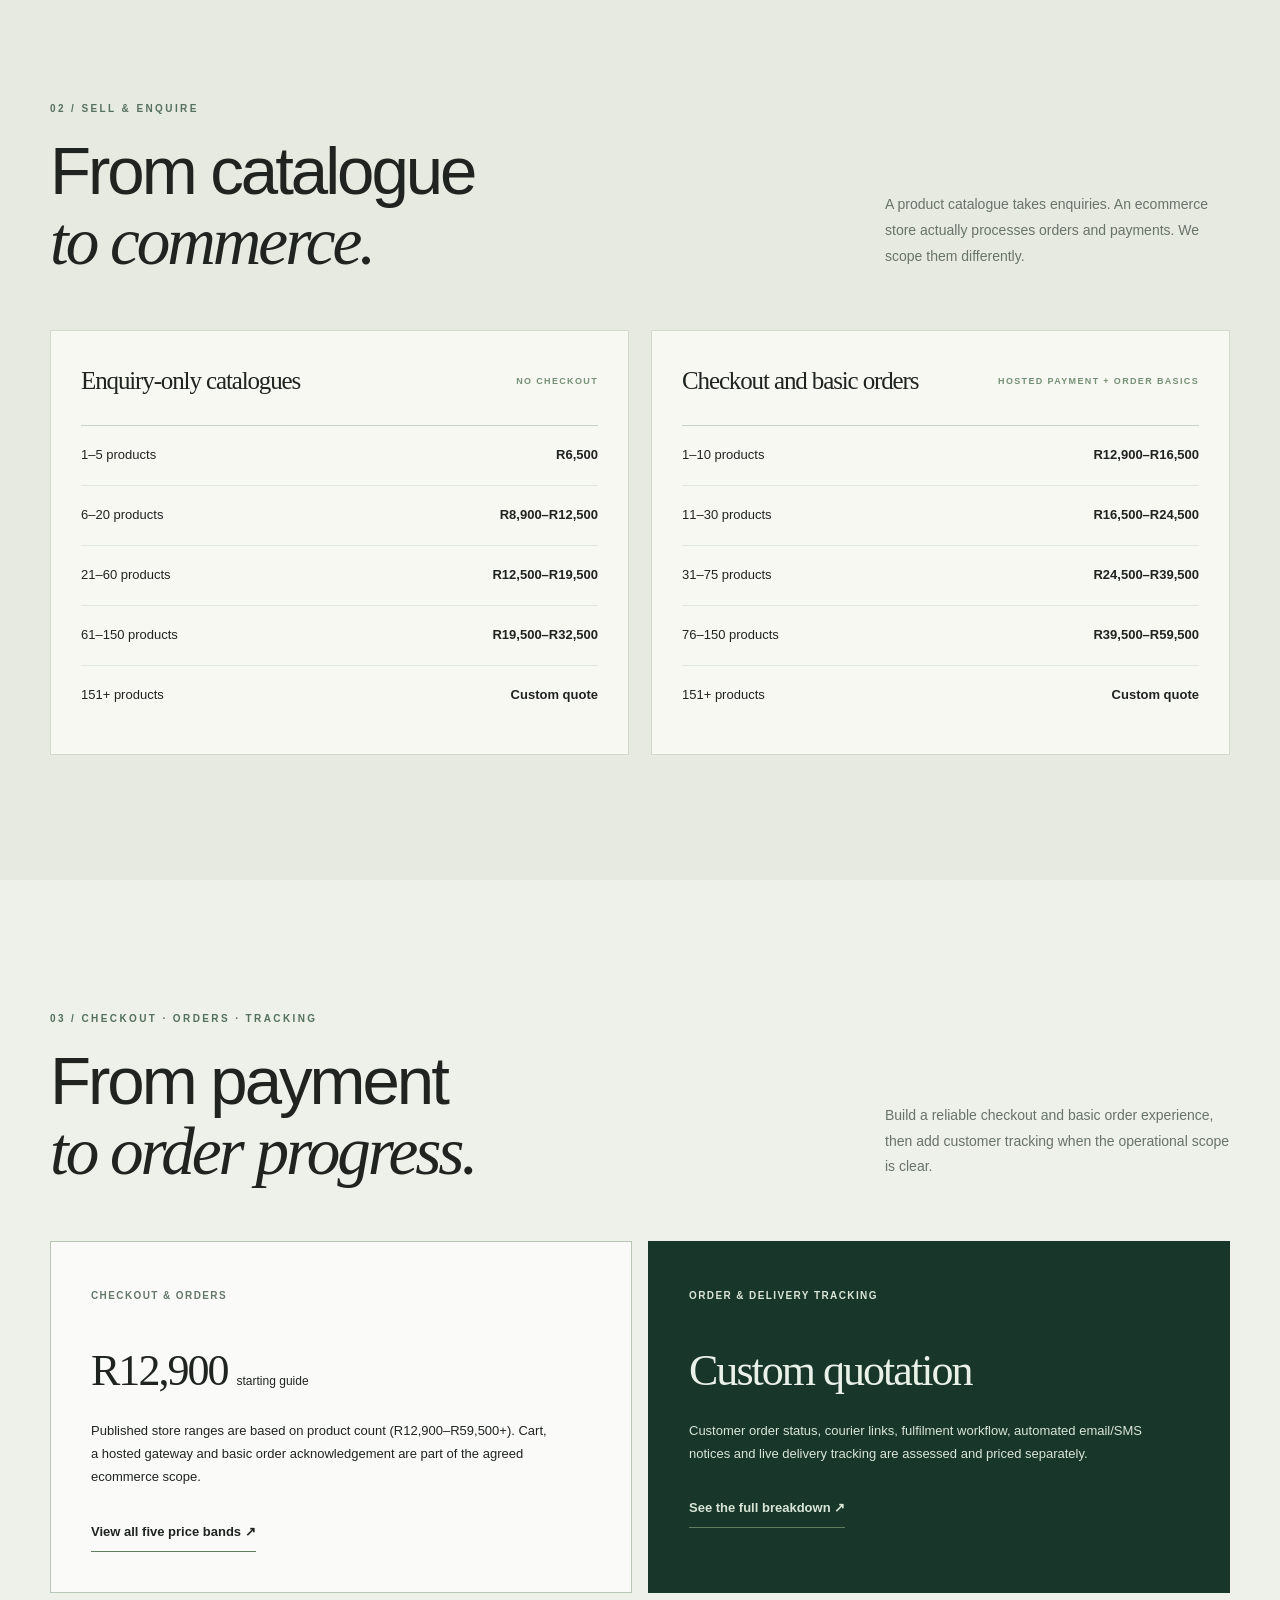
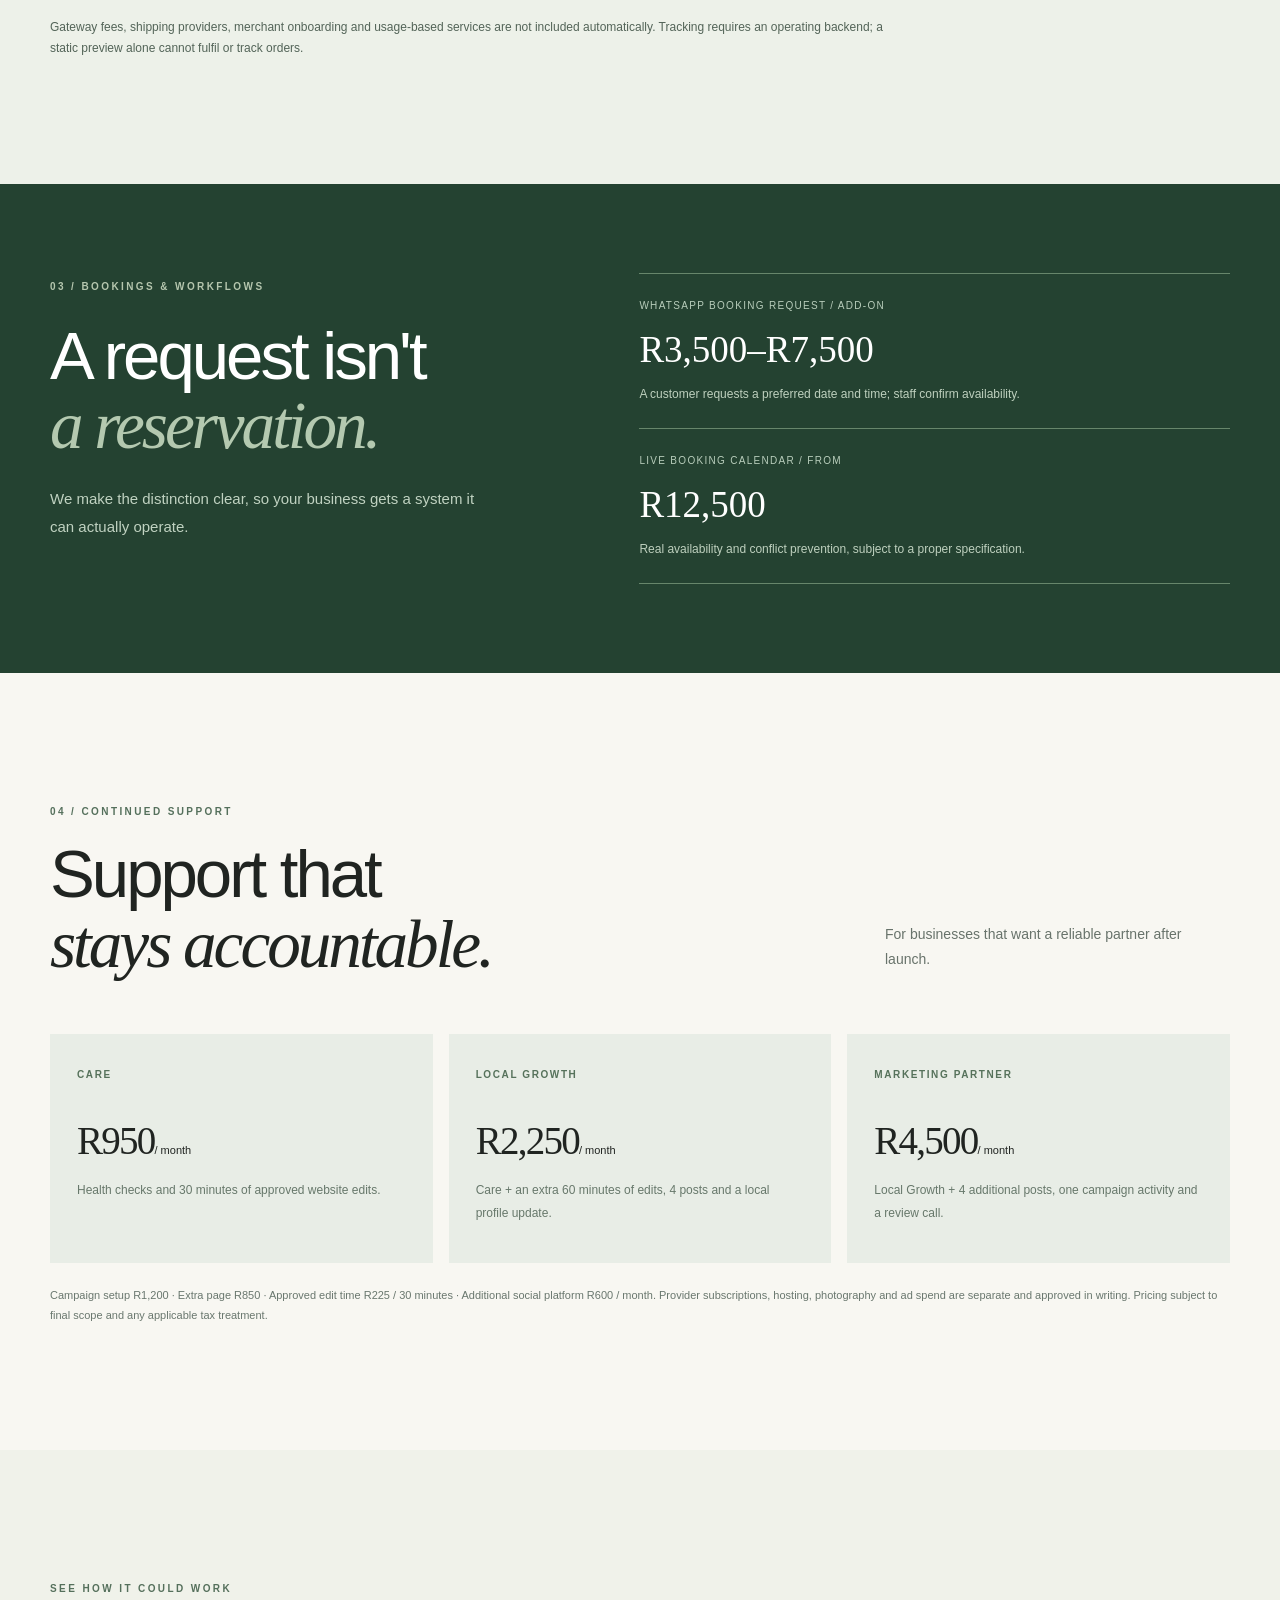
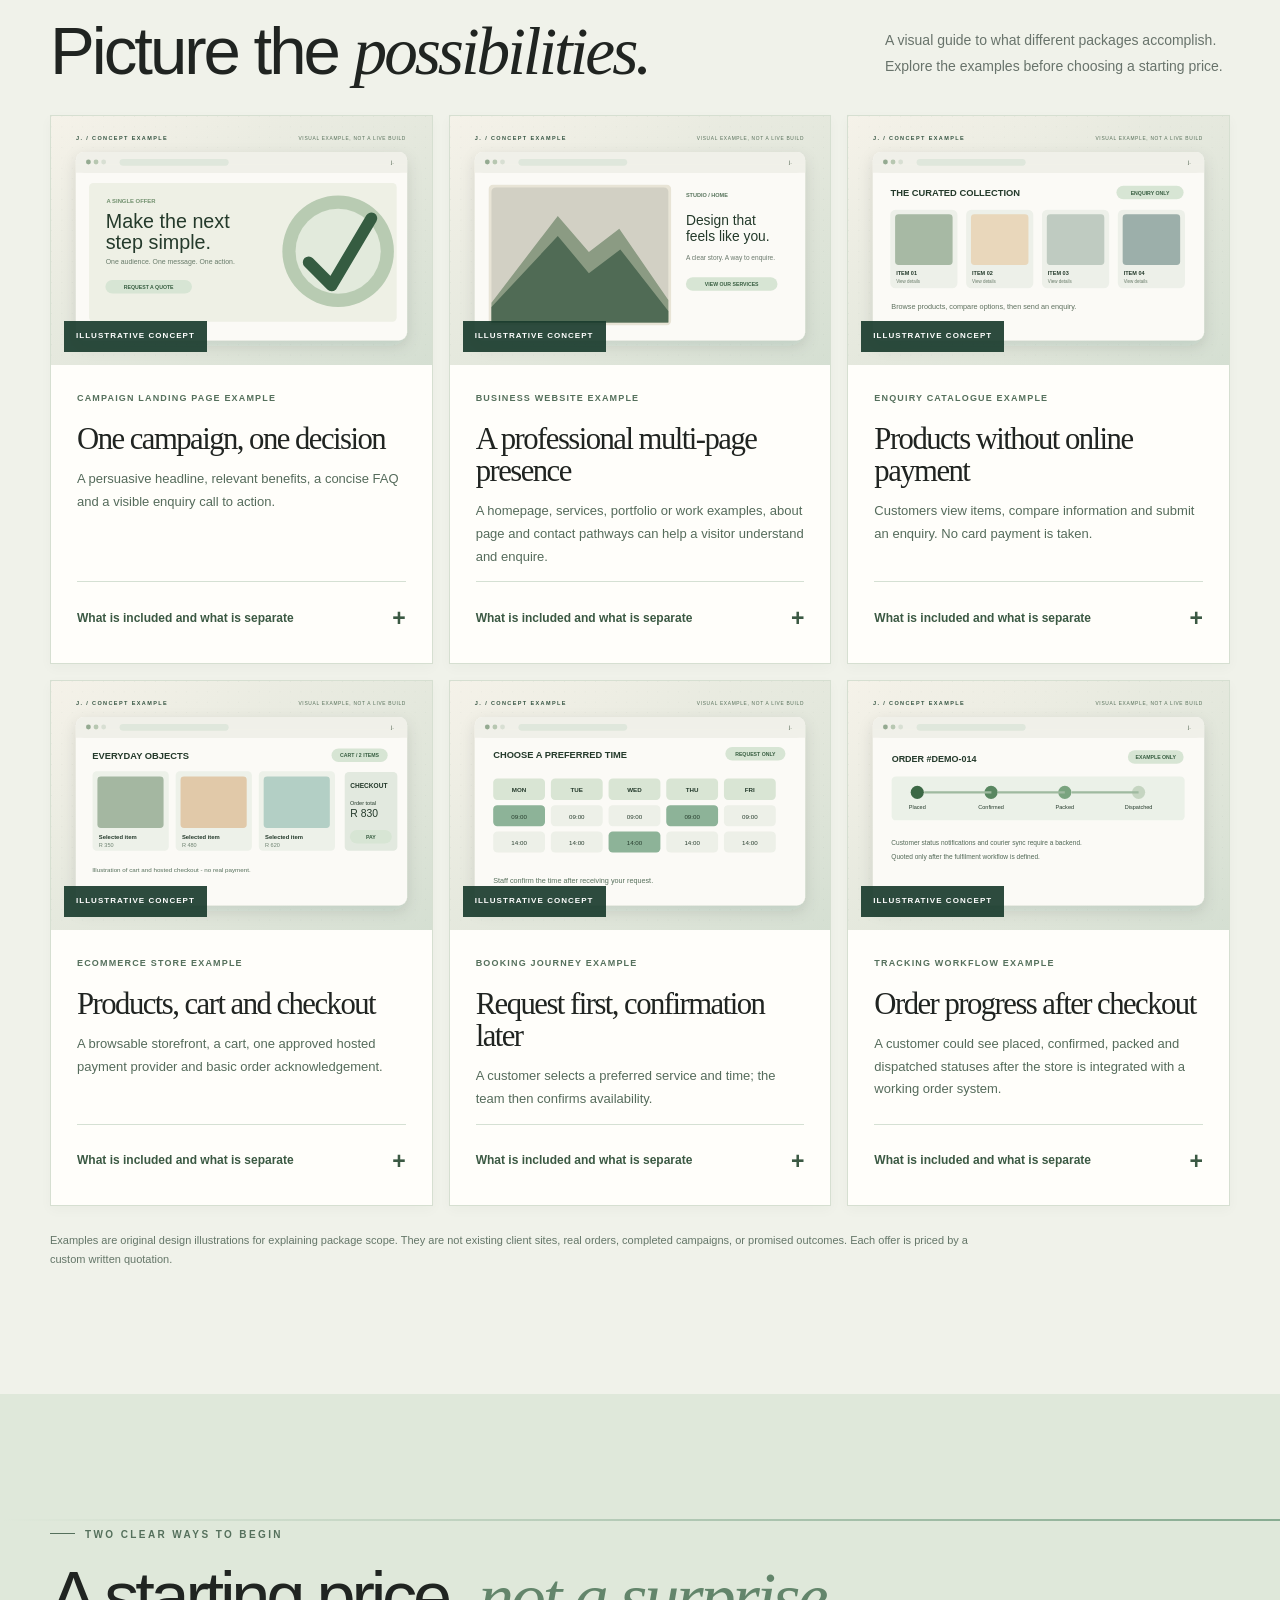
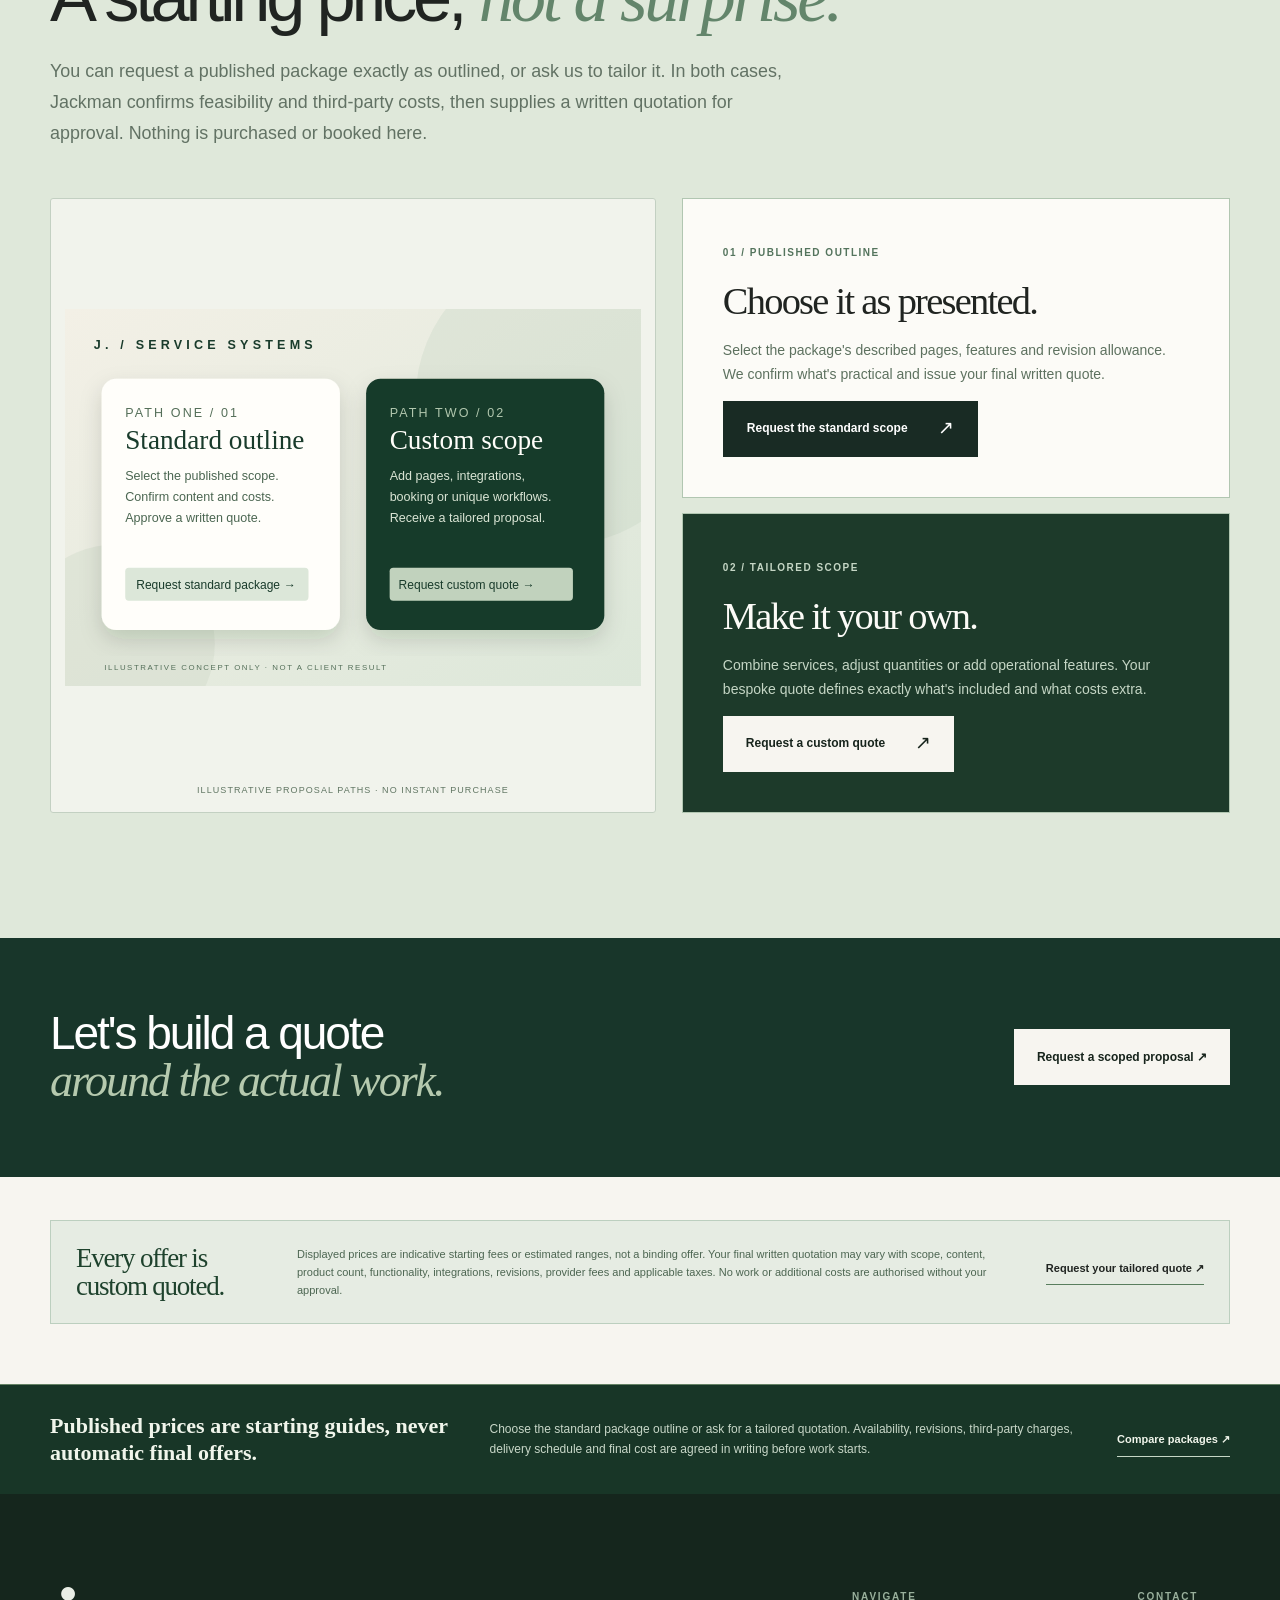
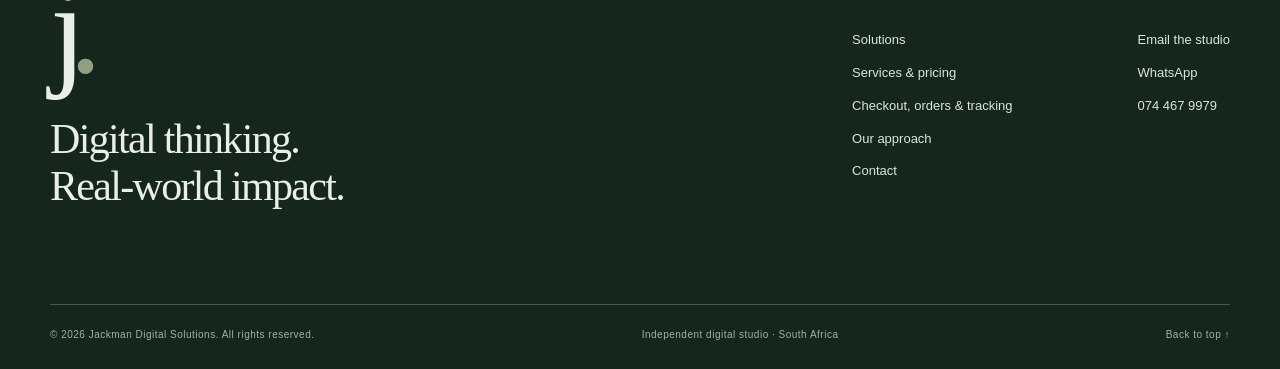
<file: pricing.html>
<!DOCTYPE html>

<html lang="en-ZA"><head><meta charset="utf-8"/><meta content="width=device-width,initial-scale=1" name="viewport"/><meta content="#192b24" name="theme-color"/><meta content="Compare indicative starting prices and standard or custom scopes for Jackman Digital Solutions websites, campaigns, online shops and systems." name="description"/><meta content="noindex,nofollow" name="robots"/><title>Service guide and starting prices | Jackman Digital Solutions — Preview</title><link href="assets/favicon.svg" rel="icon" type="image/svg+xml"/><link href="assets/styles.css" rel="stylesheet"/><link href="assets/motion.css" rel="stylesheet"/><script defer="" src="assets/main.js"></script><script defer="" src="assets/motion.js"></script><script defer="True" src="assets/v4.js"></script></head><body class="pricing"><a class="skip-link" href="#main">Skip to content</a>
<header class="site-header" id="top"><div class="nav-shell page-wrap">
<a aria-label="Jackman Digital Solutions, home" class="brand" href="index.html"><span class="brand-symbol">j<span>.</span></span><span class="brand-label">JACKMAN<small>DIGITAL SOLUTIONS</small></span></a>
<button aria-controls="navigation" aria-expanded="false" aria-label="Open navigation" class="menu-toggle"><span></span><span></span></button>
<nav aria-label="Main navigation" class="nav" id="navigation"><a href="index.html">Home</a><a href="solutions.html">Solutions</a><a aria-current="page" href="pricing.html">Pricing</a><a href="approach.html">Our approach</a><a class="nav-cta" href="contact.html">Start a conversation <span aria-hidden="true">↗</span></a></nav>
</div></header><main id="main"><section class="subhero subhero-cream"><div class="page-wrap"><span class="section-kicker">SERVICE GUIDE / NOVEMBER 2026 · REV 03</span><div class="subhero-grid" data-reveal="" data-reveal-delay="0"><h1>Good work.<br/><em>Clear expectations.</em></h1><p>Starting prices designed to help you plan. The final scope, external costs and deliverables are always agreed before work begins.</p></div></div></section><section aria-labelledby="v4-story-title" class="v4-story section-pad"><div class="page-wrap"><div class="v4-story-head" data-reveal=""><span class="section-kicker">VISUAL SERVICE EXPLAINER / TWO WAYS TO BEGIN</span><h2 id="v4-story-title">A guide price should start a conversation.</h2><p>Use the package as presented when it fits, or request changes. Either way, an accepted written quote comes first.</p></div><div class="v4-story-grid"><div class="v4-story-visual v4-image-reveal" data-reveal=""><img alt="Concept illustration demonstrating two ways to begin, not actual client work" decoding="async" height="720" loading="lazy" src="assets/examples/website.svg" width="1100"/><span>01 / ILLUSTRATIVE CONCEPT — NOT A CLIENT RESULT</span></div><div class="v4-story-details" data-reveal=""><span class="section-kicker">WHAT THIS LOOKS LIKE</span><h3>Pick the standard outline or tailor the scope.</h3><p>Select one published package and tell us your business, or describe a different requirement.</p><details class="v4-detail" open=""><summary>Typically included <span aria-hidden="true">+</span></summary><p>A written scope with pages/features, revisions, responsibilities and costs.</p></details><details class="v4-detail"><summary>Separately scoped <span aria-hidden="true">+</span></summary><p>No online transaction, fixed-price acceptance, or automatic contract here.</p></details><a class="text-link" href="pricing.html">Explore guide prices <span aria-hidden="true">↗</span></a></div></div></div></section>
<section class="service-switcher" data-reveal="" data-reveal-delay="0"><div class="page-wrap"><span class="section-kicker">EXPLORE A DEDICATED SERVICE GUIDE</span><div class="service-switcher-links"><a href="landing-pages.html">Landing pages ↗</a><a href="websites.html">Websites ↗</a><a href="ecommerce.html">Ecommerce ↗</a><a href="checkout-orders-tracking.html">Checkout, orders &amp; tracking ↗</a><a href="bookings.html">Bookings ↗</a><a href="marketing.html">Marketing ↗</a><a href="care.html">Care ↗</a></div></div></section><section aria-labelledby="v4-finder-title" class="v4-finder section-pad" id="package-explorer"><div class="page-wrap"><div class="v4-finder-head" data-reveal=""><span class="section-kicker">COMPARE BEFORE YOU ENQUIRE</span><h2 id="v4-finder-title">Find your <em>starting point.</em></h2><p>Filter the published offers, open a scope explainer, and decide whether to keep the standard outline or customise it. All prices remain indicative until a written quote is accepted.</p></div><div aria-label="Filter service packages" class="v4-filter-bar" role="group"><button aria-pressed="true" class="v4-filter" data-package-filter="all" type="button">All offers</button><button aria-pressed="false" class="v4-filter" data-package-filter="website" type="button">Websites</button><button aria-pressed="false" class="v4-filter" data-package-filter="landing" type="button">Landing pages</button><button aria-pressed="false" class="v4-filter" data-package-filter="catalogue" type="button">Catalogues</button><button aria-pressed="false" class="v4-filter" data-package-filter="store" type="button">Stores</button><button aria-pressed="false" class="v4-filter" data-package-filter="booking" type="button">Bookings</button><button aria-pressed="false" class="v4-filter" data-package-filter="marketing" type="button">Growth &amp; care</button></div><p aria-live="polite" class="v4-filter-status" id="v4FilterStatus">Showing all 15 offer outlines.</p><div class="v4-finder-grid"><article class="v4-finder-card" data-package-category="website" data-reveal=""><span class="section-kicker">WEBSITE / INDICATIVE OFFER</span><h3>Website Refresh</h3><div class="v4-finder-price"><small>Indicative guide price</small><strong>R3,500</strong><span>once-off</span></div><p>Up to five existing editable pages, seven work hours, one revision.</p><details class="v4-detail"><summary>What you get and what is separate <span aria-hidden="true">+</span></summary><p><b>Typical scope:</b> Editable existing website; authorised access required.<br/><b>Separate:</b> Domain renewal, complex redesign or integration.</p></details><div class="v4-card-actions"><a href="contact.html?service=Website%20Refresh&amp;intent=standard">Choose this outline ↗</a><a href="contact.html?service=Website%20Refresh&amp;intent=custom">Tailor my quote ↗</a></div></article><article class="v4-finder-card" data-package-category="website" data-reveal=""><span class="section-kicker">WEBSITE / INDICATIVE OFFER</span><h3>Starter Showcase</h3><div class="v4-finder-price"><small>Indicative guide price</small><strong>R3,900</strong><span>once-off</span></div><p>One or two pages, up to five service/product overview cards, one revision.</p><details class="v4-detail"><summary>What you get and what is separate <span aria-hidden="true">+</span></summary><p><b>Typical scope:</b> A compact introduction with direct enquiry buttons.<br/><b>Separate:</b> Checkout, standalone product pages, paid email.</p></details><div class="v4-card-actions"><a href="contact.html?service=Starter%20Showcase&amp;intent=standard">Choose this outline ↗</a><a href="contact.html?service=Starter%20Showcase&amp;intent=custom">Tailor my quote ↗</a></div></article><article class="v4-finder-card" data-package-category="website" data-reveal=""><span class="section-kicker">WEBSITE / INDICATIVE OFFER</span><h3>Website Launch</h3><div class="v4-finder-price"><small>Indicative guide price</small><strong>R6,500</strong><span>once-off</span></div><p>Up to five responsive pages, navigation, metadata, enquiry links, two revisions.</p><details class="v4-detail"><summary>What you get and what is separate <span aria-hidden="true">+</span></summary><p><b>Typical scope:</b> Client-approved content and a complete website foundation.<br/><b>Separate:</b> Paid tools, photography and advanced systems.</p></details><div class="v4-card-actions"><a href="contact.html?service=Website%20Launch&amp;intent=standard">Choose this outline ↗</a><a href="contact.html?service=Website%20Launch&amp;intent=custom">Tailor my quote ↗</a></div></article><article class="v4-finder-card" data-package-category="landing" data-reveal=""><span class="section-kicker">LANDING / INDICATIVE OFFER</span><h3>Landing Page Core</h3><div class="v4-finder-price"><small>Indicative guide price</small><strong>R1,950</strong><span>once-off</span></div><p>One offer, up to 400 words of original copy, clear CTA, basic metadata, one revision.</p><details class="v4-detail"><summary>What you get and what is separate <span aria-hidden="true">+</span></summary><p><b>Typical scope:</b> Conversion-focused landing page for one campaign.<br/><b>Separate:</b> Paid ads, checkout and complex forms.</p></details><div class="v4-card-actions"><a href="contact.html?service=Landing%20Page%20Core&amp;intent=standard">Choose this outline ↗</a><a href="contact.html?service=Landing%20Page%20Core&amp;intent=custom">Tailor my quote ↗</a></div></article><article class="v4-finder-card" data-package-category="landing" data-reveal=""><span class="section-kicker">LANDING / INDICATIVE OFFER</span><h3>Landing Page Plus</h3><div class="v4-finder-price"><small>Indicative guide price</small><strong>R3,250</strong><span>once-off</span></div><p>Core plus focused research, FAQs, approved proof, one standard form/routing, two revisions.</p><details class="v4-detail"><summary>What you get and what is separate <span aria-hidden="true">+</span></summary><p><b>Typical scope:</b> A deeper campaign landing page with measured proof.<br/><b>Separate:</b> Paid ad spend and complex CRM automations.</p></details><div class="v4-card-actions"><a href="contact.html?service=Landing%20Page%20Plus&amp;intent=standard">Choose this outline ↗</a><a href="contact.html?service=Landing%20Page%20Plus&amp;intent=custom">Tailor my quote ↗</a></div></article><article class="v4-finder-card" data-package-category="catalogue" data-reveal=""><span class="section-kicker">CATALOGUE / INDICATIVE OFFER</span><h3>Product Catalogue (1–5)</h3><div class="v4-finder-price"><small>Indicative guide price</small><strong>R6,500</strong><span>guide</span></div><p>A curated, enquiry-only catalogue of up to five product entries.</p><details class="v4-detail"><summary>What you get and what is separate <span aria-hidden="true">+</span></summary><p><b>Typical scope:</b> Browse products and enquire; no online card payment.<br/><b>Separate:</b> Inventory sync and payment checkout.</p></details><div class="v4-card-actions"><a href="contact.html?service=Product%20Catalogue%20%281%E2%80%935%29&amp;intent=standard">Choose this outline ↗</a><a href="contact.html?service=Product%20Catalogue%20%281%E2%80%935%29&amp;intent=custom">Tailor my quote ↗</a></div></article><article class="v4-finder-card" data-package-category="catalogue" data-reveal=""><span class="section-kicker">CATALOGUE / INDICATIVE OFFER</span><h3>Product Catalogue (6–20)</h3><div class="v4-finder-price"><small>Indicative guide price</small><strong>R8,900–R12,500</strong><span>guide range</span></div><p>Category structure and product details for an agreed small catalogue.</p><details class="v4-detail"><summary>What you get and what is separate <span aria-hidden="true">+</span></summary><p><b>Typical scope:</b> Enquiry-only catalogue with product listings.<br/><b>Separate:</b> Bulk data cleanup, advanced variants and checkout.</p></details><div class="v4-card-actions"><a href="contact.html?service=Product%20Catalogue%20%286%E2%80%9320%29&amp;intent=standard">Choose this outline ↗</a><a href="contact.html?service=Product%20Catalogue%20%286%E2%80%9320%29&amp;intent=custom">Tailor my quote ↗</a></div></article><article class="v4-finder-card" data-package-category="store" data-reveal=""><span class="section-kicker">STORE / INDICATIVE OFFER</span><h3>Online Store (1–10)</h3><div class="v4-finder-price"><small>Indicative guide price</small><strong>R12,900–R16,500</strong><span>guide range</span></div><p>Responsive storefront, cart, one approved hosted payment provider and basic orders.</p><details class="v4-detail"><summary>What you get and what is separate <span aria-hidden="true">+</span></summary><p><b>Typical scope:</b> Merchant onboarding and a tested live store under a signed scope.<br/><b>Separate:</b> Gateway fees, shipping logic and tracking integrations.</p></details><div class="v4-card-actions"><a href="contact.html?service=Online%20Store%20%281%E2%80%9310%29&amp;intent=standard">Choose this outline ↗</a><a href="contact.html?service=Online%20Store%20%281%E2%80%9310%29&amp;intent=custom">Tailor my quote ↗</a></div></article><article class="v4-finder-card" data-package-category="store" data-reveal=""><span class="section-kicker">STORE / INDICATIVE OFFER</span><h3>Online Store (11–30)</h3><div class="v4-finder-price"><small>Indicative guide price</small><strong>R16,500–R24,500</strong><span>guide range</span></div><p>Structured categories, cart, one approved hosted provider and basic order administration.</p><details class="v4-detail"><summary>What you get and what is separate <span aria-hidden="true">+</span></summary><p><b>Typical scope:</b> A growing online product offering.<br/><b>Separate:</b> Courier APIs, advanced stock logic, additional gateways.</p></details><div class="v4-card-actions"><a href="contact.html?service=Online%20Store%20%2811%E2%80%9330%29&amp;intent=standard">Choose this outline ↗</a><a href="contact.html?service=Online%20Store%20%2811%E2%80%9330%29&amp;intent=custom">Tailor my quote ↗</a></div></article><article class="v4-finder-card" data-package-category="booking" data-reveal=""><span class="section-kicker">BOOKING / INDICATIVE OFFER</span><h3>Booking Request</h3><div class="v4-finder-price"><small>Indicative guide price</small><strong>R3,500–R7,500</strong><span>add-on guide</span></div><p>Date/time/staff preference routes to WhatsApp; staff confirms.</p><details class="v4-detail"><summary>What you get and what is separate <span aria-hidden="true">+</span></summary><p><b>Typical scope:</b> Customer requests only, not confirmed reservations.<br/><b>Separate:</b> Calendar subscriptions and real-time availability.</p></details><div class="v4-card-actions"><a href="contact.html?service=Booking%20Request&amp;intent=standard">Choose this outline ↗</a><a href="contact.html?service=Booking%20Request&amp;intent=custom">Tailor my quote ↗</a></div></article><article class="v4-finder-card" data-package-category="booking" data-reveal=""><span class="section-kicker">BOOKING / INDICATIVE OFFER</span><h3>Live Availability</h3><div class="v4-finder-price"><small>Indicative guide price</small><strong>From R12,500</strong><span>guide</span></div><p>Real slot availability and conflict controls subject to discovery.</p><details class="v4-detail"><summary>What you get and what is separate <span aria-hidden="true">+</span></summary><p><b>Typical scope:</b> An operational calendar system, when commissioned.<br/><b>Separate:</b> Complex integrations and ongoing provider fees.</p></details><div class="v4-card-actions"><a href="contact.html?service=Live%20Availability&amp;intent=standard">Choose this outline ↗</a><a href="contact.html?service=Live%20Availability&amp;intent=custom">Tailor my quote ↗</a></div></article><article class="v4-finder-card" data-package-category="marketing" data-reveal=""><span class="section-kicker">MARKETING / INDICATIVE OFFER</span><h3>Campaign Setup</h3><div class="v4-finder-price"><small>Indicative guide price</small><strong>R1,200</strong><span>once-off</span></div><p>One agreed campaign setup on one advertising platform.</p><details class="v4-detail"><summary>What you get and what is separate <span aria-hidden="true">+</span></summary><p><b>Typical scope:</b> Structured campaign configuration.<br/><b>Separate:</b> Advertising spend and recurring management.</p></details><div class="v4-card-actions"><a href="contact.html?service=Campaign%20Setup&amp;intent=standard">Choose this outline ↗</a><a href="contact.html?service=Campaign%20Setup&amp;intent=custom">Tailor my quote ↗</a></div></article><article class="v4-finder-card" data-package-category="marketing" data-reveal=""><span class="section-kicker">MARKETING / INDICATIVE OFFER</span><h3>Care</h3><div class="v4-finder-price"><small>Indicative guide price</small><strong>R950 / month</strong><span>monthly guide</span></div><p>Checks plus up to 30 minutes of approved edits monthly.</p><details class="v4-detail"><summary>What you get and what is separate <span aria-hidden="true">+</span></summary><p><b>Typical scope:</b> Website maintenance within agreed time.<br/><b>Separate:</b> Unlimited support and third-party hosting.</p></details><div class="v4-card-actions"><a href="contact.html?service=Care&amp;intent=standard">Choose this outline ↗</a><a href="contact.html?service=Care&amp;intent=custom">Tailor my quote ↗</a></div></article><article class="v4-finder-card" data-package-category="marketing" data-reveal=""><span class="section-kicker">MARKETING / INDICATIVE OFFER</span><h3>Local Growth</h3><div class="v4-finder-price"><small>Indicative guide price</small><strong>R2,250 / month</strong><span>monthly guide</span></div><p>Care + 60 more edit minutes, local profile update and four approved posts.</p><details class="v4-detail"><summary>What you get and what is separate <span aria-hidden="true">+</span></summary><p><b>Typical scope:</b> A consistent local digital presence.<br/><b>Separate:</b> Ad spend and work above monthly allowances.</p></details><div class="v4-card-actions"><a href="contact.html?service=Local%20Growth&amp;intent=standard">Choose this outline ↗</a><a href="contact.html?service=Local%20Growth&amp;intent=custom">Tailor my quote ↗</a></div></article><article class="v4-finder-card" data-package-category="marketing" data-reveal=""><span class="section-kicker">MARKETING / INDICATIVE OFFER</span><h3>Marketing Partner</h3><div class="v4-finder-price"><small>Indicative guide price</small><strong>R4,500 / month</strong><span>monthly guide</span></div><p>Local Growth + four additional posts, one campaign and monthly review.</p><details class="v4-detail"><summary>What you get and what is separate <span aria-hidden="true">+</span></summary><p><b>Typical scope:</b> A more joined-up marketing plan.<br/><b>Separate:</b> Ad spend, guaranteed sales and unlimited creative.</p></details><div class="v4-card-actions"><a href="contact.html?service=Marketing%20Partner&amp;intent=standard">Choose this outline ↗</a><a href="contact.html?service=Marketing%20Partner&amp;intent=custom">Tailor my quote ↗</a></div></article></div></div></section><section class="pricing-main section-pad" id="landing"><div class="page-wrap"><div class="section-heading" data-reveal="" data-reveal-delay="0"><div><span class="section-kicker">01 / DIGITAL FOUNDATIONS</span><h2>Start with the<br/><em>right foundation.</em></h2></div><p>Choose based on the job your website needs to do, not simply the number of pages.</p></div>
<div class="package-grid"><article class="package" data-reveal="" data-reveal-delay="0"><div class="package-eyebrow">LANDING PAGE / CORE</div><div class="offer-visual v4-image-reveal"><img alt="Illustrative landing package layout" height="720" loading="lazy" src="assets/examples/landing.svg" width="1100"/><span>EXAMPLE CONCEPT</span></div><h3>One offer. One clear action.</h3><p class="package-value">R1,950 <small>once-off</small></p><p class="package-desc">A focused one-page offer with up to 400 words of original conversion copy, clear benefits, an enquiry link and one revision.</p><ul><li>Headline, benefits and CTA copywriting</li><li>One focused page + enquiry links</li><li>Basic metadata and mobile QA</li><li>1 consolidated revision</li></ul><a class="package-link" href="landing-pages.html">Discuss this option ↗</a></article>
<article class="package featured" data-reveal="" data-reveal-delay="1"><div class="package-eyebrow">LANDING PAGE / PLUS</div><div class="offer-visual v4-image-reveal"><img alt="Illustrative landing package layout" height="720" loading="lazy" src="assets/examples/landing.svg" width="1100"/><span>EXAMPLE CONCEPT</span></div><h3>Built for the campaign.</h3><p class="package-value">R3,250 <small>once-off</small></p><p class="package-desc">Core plus focused offer research, FAQs and proof sections, one standard lead form or tailored enquiry routing, and two revisions.</p><ul><li>Everything in Core</li><li>FAQ, objection handling &amp; proof sections</li><li>One standard form OR tailored enquiry routing</li><li>2 consolidated revisions</li></ul><a class="package-link" href="landing-pages.html">Discuss this option ↗</a></article>
<article class="package" data-reveal="" data-reveal-delay="2"><div class="package-eyebrow">BUSINESS WEBSITE / LAUNCH</div><div class="offer-visual v4-image-reveal"><img alt="Illustrative website package layout" height="720" loading="lazy" src="assets/examples/website.svg" width="1100"/><span>EXAMPLE CONCEPT</span></div><h3>Your digital headquarters.</h3><p class="package-value">R6,500 <small>once-off</small></p><p class="package-desc">A polished business website with up to five responsive pages and a direct route to customer enquiries.</p><ul><li>Up to 5 responsive pages</li><li>Navigation and contact pathways</li><li>Core search metadata</li><li>2 consolidated revisions</li></ul><a class="package-link" href="websites.html">Discuss this option ↗</a></article></div>
<p class="pricing-footnote dark-note">Also available: <b>Website Refresh R3,500</b> (up to 5 editable pages / 7 labour hours / 1 revision), and <b>Starter Showcase R3,900</b> (1–2 pages and up to 5 basic cards).</p></div></section>
<section class="rates-section section-pad"><div class="page-wrap"><div class="section-heading" data-reveal="" data-reveal-delay="1"><div><span class="section-kicker">02 / SELL &amp; ENQUIRE</span><h2>From catalogue<br/><em>to commerce.</em></h2></div><p>A product catalogue takes enquiries. An ecommerce store actually processes orders and payments. We scope them differently.</p></div><div class="rate-panels"><div class="rate-panel" data-reveal="" data-reveal-delay="0"><div class="rate-head"><h3>Enquiry-only catalogues</h3><span>NO CHECKOUT</span></div><div class="rate-row" data-reveal="" data-reveal-delay="0"><span>1–5 products</span><b>R6,500</b></div><div class="rate-row" data-reveal="" data-reveal-delay="1"><span>6–20 products</span><b>R8,900–R12,500</b></div><div class="rate-row" data-reveal="" data-reveal-delay="2"><span>21–60 products</span><b>R12,500–R19,500</b></div><div class="rate-row" data-reveal="" data-reveal-delay="0"><span>61–150 products</span><b>R19,500–R32,500</b></div><div class="rate-row" data-reveal="" data-reveal-delay="1"><span>151+ products</span><b>Custom quote</b></div></div><div class="rate-panel" data-reveal="" data-reveal-delay="1"><div class="rate-head"><h3>Checkout and basic orders</h3><span>HOSTED PAYMENT + ORDER BASICS</span></div><div class="rate-row" data-reveal="" data-reveal-delay="2"><span>1–10 products</span><b>R12,900–R16,500</b></div><div class="rate-row" data-reveal="" data-reveal-delay="0"><span>11–30 products</span><b>R16,500–R24,500</b></div><div class="rate-row" data-reveal="" data-reveal-delay="1"><span>31–75 products</span><b>R24,500–R39,500</b></div><div class="rate-row" data-reveal="" data-reveal-delay="2"><span>76–150 products</span><b>R39,500–R59,500</b></div><div class="rate-row" data-reveal="" data-reveal-delay="0"><span>151+ products</span><b>Custom quote</b></div></div></div></div></section><div class="cot-pricing-addition section-pad" id="checkout-orders-tracking"><div class="page-wrap"><div class="section-heading" data-reveal="" data-reveal-delay="2"><div><span class="section-kicker">03 / CHECKOUT · ORDERS · TRACKING</span><h2>From payment<br/><em>to order progress.</em></h2></div><p>Build a reliable checkout and basic order experience, then add customer tracking when the operational scope is clear.</p></div><div class="cot-pricing-grid"><div class="cot-pricing-feature" data-reveal="" data-reveal-delay="0"><span>CHECKOUT &amp; ORDERS</span><h3>R12,900 <small>starting guide</small></h3><p>Published store ranges are based on product count (R12,900–R59,500+). Cart, a hosted gateway and basic order acknowledgement are part of the agreed ecommerce scope.</p><a class="text-link" href="checkout-orders-tracking.html#price-guide">View all five price bands ↗</a></div><div class="cot-pricing-feature cot-pricing-feature-dark" data-reveal="" data-reveal-delay="1"><span>ORDER &amp; DELIVERY TRACKING</span><h3>Custom quotation</h3><p>Customer order status, courier links, fulfilment workflow, automated email/SMS notices and live delivery tracking are assessed and priced separately.</p><a class="text-link" href="checkout-orders-tracking.html">See the full breakdown ↗</a></div></div><p class="cot-price-note">Gateway fees, shipping providers, merchant onboarding and usage-based services are not included automatically. Tracking requires an operating backend; a static preview alone cannot fulfil or track orders.</p></div></div>
<section class="booking-strip"><div class="page-wrap booking-grid"><div><span class="section-kicker light-kicker">03 / BOOKINGS &amp; WORKFLOWS</span><h2 data-reveal="">A request isn't<br/><em>a reservation.</em></h2><p>We make the distinction clear, so your business gets a system it can actually operate.</p></div><div class="booking-options"><div data-reveal="" data-reveal-delay="0"><span>WHATSAPP BOOKING REQUEST / ADD-ON</span><b>R3,500–R7,500</b><small>A customer requests a preferred date and time; staff confirm availability.</small></div><div data-reveal="" data-reveal-delay="1"><span>LIVE BOOKING CALENDAR / FROM</span><b>R12,500</b><small>Real availability and conflict prevention, subject to a proper specification.</small></div></div></div></section>
<section class="care-section section-pad" id="care"><div class="page-wrap"><span class="section-kicker">04 / CONTINUED SUPPORT</span><div class="section-heading" data-reveal="" data-reveal-delay="0"><h2>Support that<br/><em>stays accountable.</em></h2><p>For businesses that want a reliable partner after launch.</p></div><div class="care-cards"><div data-reveal="" data-reveal-delay="0"><span>CARE</span><h3>R950<small>/ month</small></h3><p>Health checks and 30 minutes of approved website edits.</p></div><div data-reveal="" data-reveal-delay="1"><span>LOCAL GROWTH</span><h3>R2,250<small>/ month</small></h3><p>Care + an extra 60 minutes of edits, 4 posts and a local profile update.</p></div><div data-reveal="" data-reveal-delay="2"><span>MARKETING PARTNER</span><h3>R4,500<small>/ month</small></h3><p>Local Growth + 4 additional posts, one campaign activity and a review call.</p></div></div><p class="pricing-footnote dark-note">Campaign setup R1,200 · Extra page R850 · Approved edit time R225 / 30 minutes · Additional social platform R600 / month. Provider subscriptions, hosting, photography and ad spend are separate and approved in writing. Pricing subject to final scope and any applicable tax treatment.</p></div></section>
<section aria-labelledby="example-gallery-title" class="examples-section section-pad"><div class="page-wrap"><div class="section-heading" data-reveal="" data-reveal-delay="1"><div><span class="section-kicker">SEE HOW IT COULD WORK</span><h2 id="example-gallery-title">Picture the <em>possibilities.</em></h2></div><p>A visual guide to what different packages accomplish. Explore the examples before choosing a starting price.</p></div><div class="example-grid"><article class="example-card" data-reveal=""><div class="example-image-wrap v4-image-reveal"><img alt="Illustrative campaign landing page example showing a sample customer interface, not a real client project" decoding="async" height="720" loading="lazy" src="assets/examples/landing.svg" width="1100"/><span class="example-image-label">ILLUSTRATIVE CONCEPT</span></div><div class="example-card-body"><span class="section-kicker">CAMPAIGN LANDING PAGE EXAMPLE</span><h3>One campaign, one decision</h3><p>A persuasive headline, relevant benefits, a concise FAQ and a visible enquiry call to action.</p><details class="example-scope"><summary>What is included and what is separate <span aria-hidden="true">+</span></summary><p>Core: short original copy and an enquiry link. Plus: research, FAQ and one form or tailored routing.</p></details></div></article><article class="example-card" data-reveal=""><div class="example-image-wrap v4-image-reveal"><img alt="Illustrative business website example showing a sample customer interface, not a real client project" decoding="async" height="720" loading="lazy" src="assets/examples/website.svg" width="1100"/><span class="example-image-label">ILLUSTRATIVE CONCEPT</span></div><div class="example-card-body"><span class="section-kicker">BUSINESS WEBSITE EXAMPLE</span><h3>A professional multi-page presence</h3><p>A homepage, services, portfolio or work examples, about page and contact pathways can help a visitor understand and enquire.</p><details class="example-scope"><summary>What is included and what is separate <span aria-hidden="true">+</span></summary><p>Website Launch: up to five responsive pages. Domain purchase, paid email and complex integrations are separately assessed.</p></details></div></article><article class="example-card" data-reveal=""><div class="example-image-wrap v4-image-reveal"><img alt="Illustrative enquiry catalogue example showing a sample customer interface, not a real client project" decoding="async" height="720" loading="lazy" src="assets/examples/catalogue.svg" width="1100"/><span class="example-image-label">ILLUSTRATIVE CONCEPT</span></div><div class="example-card-body"><span class="section-kicker">ENQUIRY CATALOGUE EXAMPLE</span><h3>Products without online payment</h3><p>Customers view items, compare information and submit an enquiry. No card payment is taken.</p><details class="example-scope"><summary>What is included and what is separate <span aria-hidden="true">+</span></summary><p>Catalogue build fees depend on the agreed number of product pages and content supplied.</p></details></div></article><article class="example-card" data-reveal=""><div class="example-image-wrap v4-image-reveal"><img alt="Illustrative ecommerce store example showing a sample customer interface, not a real client project" decoding="async" height="720" loading="lazy" src="assets/examples/store.svg" width="1100"/><span class="example-image-label">ILLUSTRATIVE CONCEPT</span></div><div class="example-card-body"><span class="section-kicker">ECOMMERCE STORE EXAMPLE</span><h3>Products, cart and checkout</h3><p>A browsable storefront, a cart, one approved hosted payment provider and basic order acknowledgement.</p><details class="example-scope"><summary>What is included and what is separate <span aria-hidden="true">+</span></summary><p>Prices vary with product count, variations and operational needs. Payment fees and delivery rules are separate.</p></details></div></article><article class="example-card" data-reveal=""><div class="example-image-wrap v4-image-reveal"><img alt="Illustrative booking journey example showing a sample customer interface, not a real client project" decoding="async" height="720" loading="lazy" src="assets/examples/booking.svg" width="1100"/><span class="example-image-label">ILLUSTRATIVE CONCEPT</span></div><div class="example-card-body"><span class="section-kicker">BOOKING JOURNEY EXAMPLE</span><h3>Request first, confirmation later</h3><p>A customer selects a preferred service and time; the team then confirms availability.</p><details class="example-scope"><summary>What is included and what is separate <span aria-hidden="true">+</span></summary><p>A booking request does not reserve a slot. Live calendar scheduling needs a real backend and separate scope.</p></details></div></article><article class="example-card" data-reveal=""><div class="example-image-wrap v4-image-reveal"><img alt="Illustrative tracking workflow example showing a sample customer interface, not a real client project" decoding="async" height="720" loading="lazy" src="assets/examples/tracking.svg" width="1100"/><span class="example-image-label">ILLUSTRATIVE CONCEPT</span></div><div class="example-card-body"><span class="section-kicker">TRACKING WORKFLOW EXAMPLE</span><h3>Order progress after checkout</h3><p>A customer could see placed, confirmed, packed and dispatched statuses after the store is integrated with a working order system.</p><details class="example-scope"><summary>What is included and what is separate <span aria-hidden="true">+</span></summary><p>Status sync, courier integrations and automated notifications require a custom quotation and backend infrastructure.</p></details></div></article></div><p class="example-disclosure">Examples are original design illustrations for explaining package scope. They are not existing client sites, real orders, completed campaigns, or promised outcomes. Each offer is priced by a custom written quotation.</p></div></section><section aria-labelledby="v4-choice-title" class="v4-offer-choice section-pad"><div class="page-wrap"><div class="v4-choice-head" data-reveal=""><span class="section-kicker">TWO CLEAR WAYS TO BEGIN</span><h2 id="v4-choice-title">A starting price, <em>not a surprise.</em></h2><p>You can request a published package exactly as outlined, or ask us to tailor it. In both cases, Jackman confirms feasibility and third-party costs, then supplies a written quotation for approval. Nothing is purchased or booked here.</p></div><div class="v4-choice-layout"><div class="v4-choice-art v4-image-reveal" data-reveal=""><img alt="Two illustrated enquiry routes: choose published package scope or customise a quotation" decoding="async" height="720" loading="lazy" src="assets/examples/standard-custom.svg" width="1100"/><small>Illustrative proposal paths · no instant purchase</small></div><div class="v4-choice-options"><article class="v4-choice-card" data-reveal=""><span>01 / PUBLISHED OUTLINE</span><h3>Choose it as presented.</h3><p>Select the package's described pages, features and revision allowance. We confirm what's practical and issue your final written quote.</p><a class="btn btn-dark" href="contact.html?intent=standard">Request the standard scope <span aria-hidden="true">↗</span></a></article><article class="v4-choice-card v4-choice-card-dark" data-reveal=""><span>02 / TAILORED SCOPE</span><h3>Make it your own.</h3><p>Combine services, adjust quantities or add operational features. Your bespoke quote defines exactly what's included and what costs extra.</p><a class="btn btn-light" href="contact.html?intent=custom">Request a custom quote <span aria-hidden="true">↗</span></a></article></div></div></div></section><section class="mini-cta"><div class="page-wrap mini-cta-grid"><h2 data-reveal="">Let's build a quote<br/><em>around the actual work.</em></h2><a class="btn btn-light" href="contact.html">Request a scoped proposal ↗</a></div></section><aside aria-label="Pricing and quotation information" class="quote-disclaimer page-wrap"><strong>Every offer is custom quoted.</strong><p>Displayed prices are indicative starting fees or estimated ranges, not a binding offer. Your final written quotation may vary with scope, content, product count, functionality, integrations, revisions, provider fees and applicable taxes. No work or additional costs are authorised without your approval.</p><a href="contact.html">Request your tailored quote <span aria-hidden="true">↗</span></a></aside></main><aside aria-label="Starting-price policy" class="v4-price-ribbon"><div class="page-wrap"><strong>Published prices are starting guides, never automatic final offers.</strong><p>Choose the standard package outline or ask for a tailored quotation. Availability, revisions, third-party charges, delivery schedule and final cost are agreed in writing before work starts.</p><a href="pricing.html#package-explorer">Compare packages ↗</a></div></aside><footer class="site-footer"><div class="page-wrap"><div class="footer-top"><div><a class="footer-brand" href="index.html">j<span>.</span></a><div class="footer-tag">Digital thinking.<br/>Real-world impact.</div></div><div class="footer-links"><div><strong>Navigate</strong><a href="solutions.html">Solutions</a><a href="pricing.html">Services &amp; pricing</a><a href="checkout-orders-tracking.html">Checkout, orders &amp; tracking</a><a href="approach.html">Our approach</a><a href="contact.html">Contact</a></div><div><strong>Contact</strong><a href="mailto:dabulavuyo5055@gmail.com">Email the studio</a><a href="https://wa.me/27744679979" rel="noopener noreferrer" target="_blank">WhatsApp</a><a href="tel:+27744679979">074 467 9979</a></div></div></div><div class="footer-bottom"><span>© <span data-year="">2026</span> Jackman Digital Solutions. All rights reserved.</span><span>Independent digital studio · South Africa</span><a href="#top">Back to top ↑</a></div></div></footer></body></html>
</file>
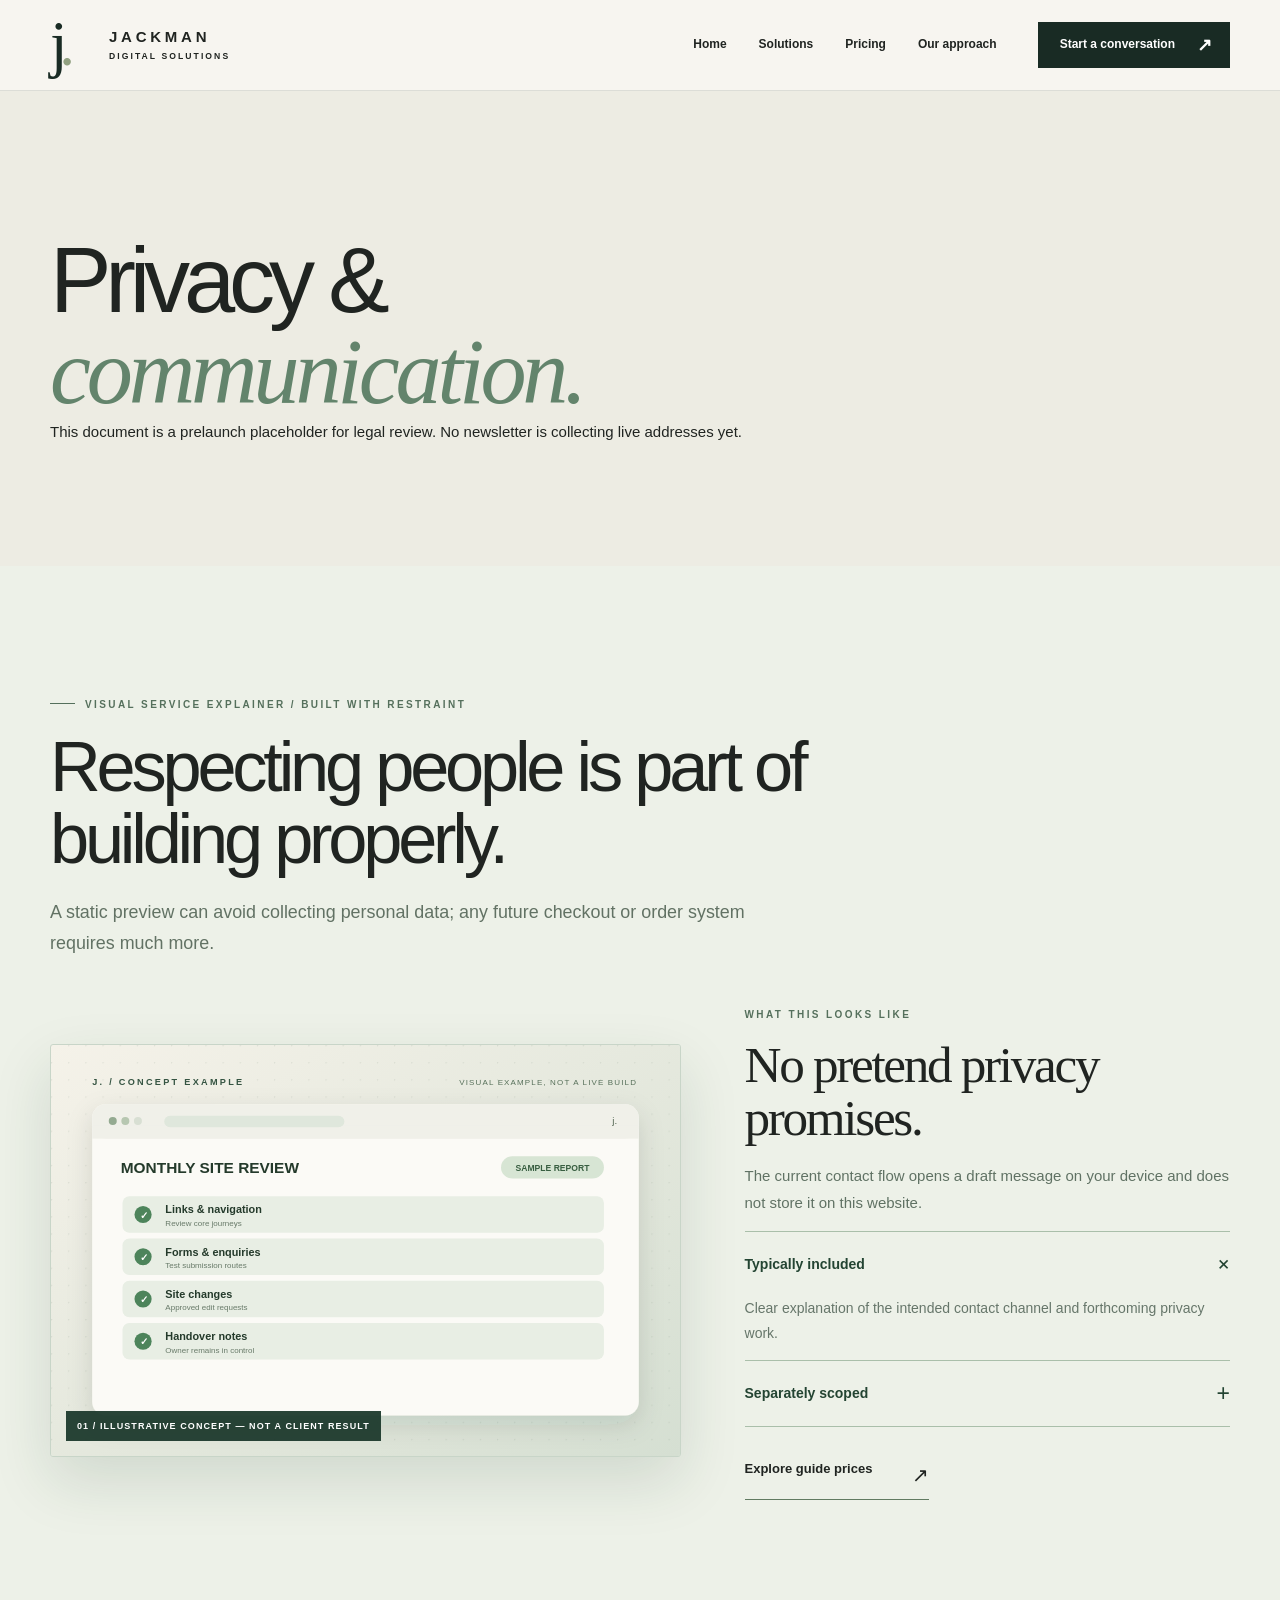
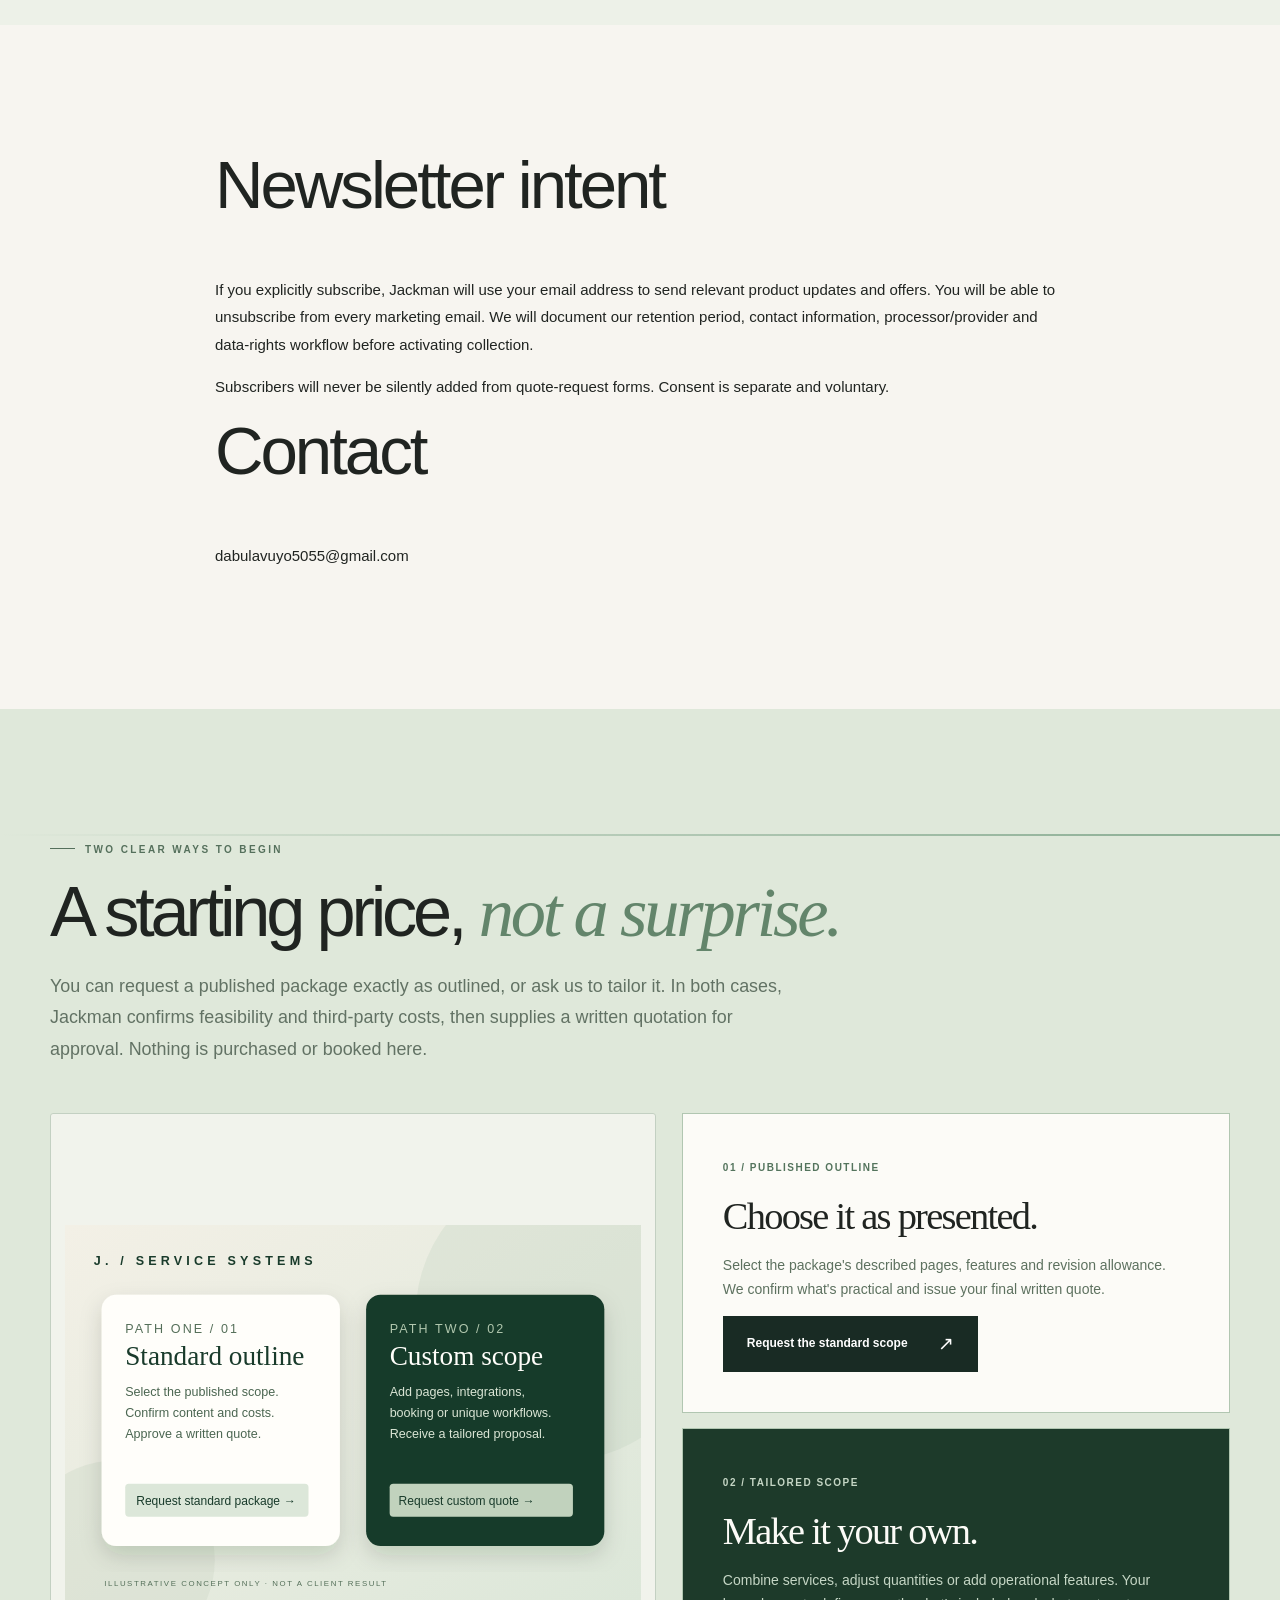
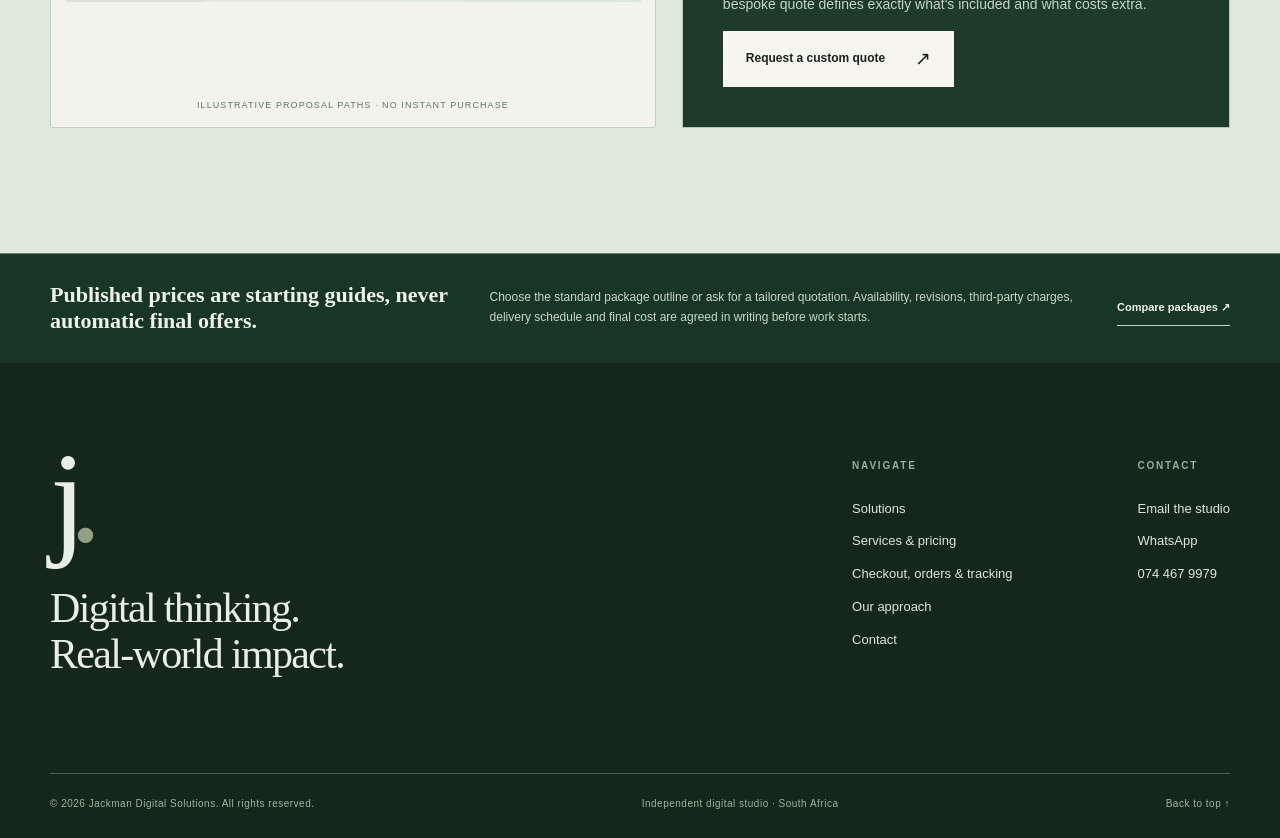
<file: privacy.html>
<!DOCTYPE html>

<html lang="en-ZA"><head><meta charset="utf-8"/><meta content="width=device-width,initial-scale=1" name="viewport"/><meta content="noindex,nofollow" name="robots"/><title>Privacy and mailing list | Jackman — Preview</title><link href="assets/styles.css" rel="stylesheet"/><link href="assets/motion.css" rel="stylesheet"/><script defer="" src="assets/main.js"></script><script defer="" src="assets/motion.js"></script><script defer="True" src="assets/v4.js"></script></head><body class="page-privacy"><header class="site-header" id="top"><div class="nav-shell page-wrap">
<a aria-label="Jackman Digital Solutions, home" class="brand" href="index.html"><span class="brand-symbol">j<span>.</span></span><span class="brand-label">JACKMAN<small>DIGITAL SOLUTIONS</small></span></a>
<button aria-controls="navigation" aria-expanded="false" aria-label="Open navigation" class="menu-toggle"><span></span><span></span></button>
<nav aria-label="Main navigation" class="nav" id="navigation"><a href="index.html">Home</a><a href="solutions.html">Solutions</a><a href="pricing.html">Pricing</a><a href="approach.html">Our approach</a><a class="nav-cta" href="contact.html">Start a conversation <span aria-hidden="true">↗</span></a></nav>
</div></header><main id="main"><section class="subhero subhero-cream"><div class="page-wrap"><h1 data-reveal="">Privacy &amp;<br/><em>communication.</em></h1><p data-reveal="">This document is a prelaunch placeholder for legal review. No newsletter is collecting live addresses yet.</p></div></section><section aria-labelledby="v4-story-title" class="v4-story section-pad"><div class="page-wrap"><div class="v4-story-head" data-reveal=""><span class="section-kicker">VISUAL SERVICE EXPLAINER / BUILT WITH RESTRAINT</span><h2 id="v4-story-title">Respecting people is part of building properly.</h2><p>A static preview can avoid collecting personal data; any future checkout or order system requires much more.</p></div><div class="v4-story-grid"><div class="v4-story-visual v4-image-reveal" data-reveal=""><img alt="Concept illustration demonstrating built with restraint, not actual client work" decoding="async" height="720" loading="lazy" src="assets/examples/care.svg" width="1100"/><span>01 / ILLUSTRATIVE CONCEPT — NOT A CLIENT RESULT</span></div><div class="v4-story-details" data-reveal=""><span class="section-kicker">WHAT THIS LOOKS LIKE</span><h3>No pretend privacy promises.</h3><p>The current contact flow opens a draft message on your device and does not store it on this website.</p><details class="v4-detail" open=""><summary>Typically included <span aria-hidden="true">+</span></summary><p>Clear explanation of the intended contact channel and forthcoming privacy work.</p></details><details class="v4-detail"><summary>Separately scoped <span aria-hidden="true">+</span></summary><p>A completed legal privacy notice for live payment or customer-account workflows.</p></details><a class="text-link" href="pricing.html">Explore guide prices <span aria-hidden="true">↗</span></a></div></div></div></section><section class="section-pad"><div class="page-wrap privacy-content-wrap"><h2 data-reveal="">Newsletter intent</h2><p data-reveal="">If you explicitly subscribe, Jackman will use your email address to send relevant product updates and offers. You will be able to unsubscribe from every marketing email. We will document our retention period, contact information, processor/provider and data-rights workflow before activating collection.</p><p data-reveal="">Subscribers will never be silently added from quote-request forms. Consent is separate and voluntary.</p><h2 data-reveal="">Contact</h2><p data-reveal=""><a href="mailto:dabulavuyo5055@gmail.com">dabulavuyo5055@gmail.com</a></p></div></section><section aria-labelledby="v4-choice-title" class="v4-offer-choice section-pad"><div class="page-wrap"><div class="v4-choice-head" data-reveal=""><span class="section-kicker">TWO CLEAR WAYS TO BEGIN</span><h2 id="v4-choice-title">A starting price, <em>not a surprise.</em></h2><p>You can request a published package exactly as outlined, or ask us to tailor it. In both cases, Jackman confirms feasibility and third-party costs, then supplies a written quotation for approval. Nothing is purchased or booked here.</p></div><div class="v4-choice-layout"><div class="v4-choice-art v4-image-reveal" data-reveal=""><img alt="Two illustrated enquiry routes: choose published package scope or customise a quotation" decoding="async" height="720" loading="lazy" src="assets/examples/standard-custom.svg" width="1100"/><small>Illustrative proposal paths · no instant purchase</small></div><div class="v4-choice-options"><article class="v4-choice-card" data-reveal=""><span>01 / PUBLISHED OUTLINE</span><h3>Choose it as presented.</h3><p>Select the package's described pages, features and revision allowance. We confirm what's practical and issue your final written quote.</p><a class="btn btn-dark" href="contact.html?intent=standard">Request the standard scope <span aria-hidden="true">↗</span></a></article><article class="v4-choice-card v4-choice-card-dark" data-reveal=""><span>02 / TAILORED SCOPE</span><h3>Make it your own.</h3><p>Combine services, adjust quantities or add operational features. Your bespoke quote defines exactly what's included and what costs extra.</p><a class="btn btn-light" href="contact.html?intent=custom">Request a custom quote <span aria-hidden="true">↗</span></a></article></div></div></div></section></main><aside aria-label="Starting-price policy" class="v4-price-ribbon"><div class="page-wrap"><strong>Published prices are starting guides, never automatic final offers.</strong><p>Choose the standard package outline or ask for a tailored quotation. Availability, revisions, third-party charges, delivery schedule and final cost are agreed in writing before work starts.</p><a href="pricing.html#package-explorer">Compare packages ↗</a></div></aside><footer class="site-footer"><div class="page-wrap"><div class="footer-top"><div><a class="footer-brand" href="index.html">j<span>.</span></a><div class="footer-tag">Digital thinking.<br/>Real-world impact.</div></div><div class="footer-links"><div><strong>Navigate</strong><a href="solutions.html">Solutions</a><a href="pricing.html">Services &amp; pricing</a><a href="checkout-orders-tracking.html">Checkout, orders &amp; tracking</a><a href="approach.html">Our approach</a><a href="contact.html">Contact</a></div><div><strong>Contact</strong><a href="mailto:dabulavuyo5055@gmail.com">Email the studio</a><a href="https://wa.me/27744679979" rel="noopener noreferrer" target="_blank">WhatsApp</a><a href="tel:+27744679979">074 467 9979</a></div></div></div><div class="footer-bottom"><span>© <span data-year="">2026</span> Jackman Digital Solutions. All rights reserved.</span><span>Independent digital studio · South Africa</span><a href="#top">Back to top ↑</a></div></div></footer></body></html>
</file>
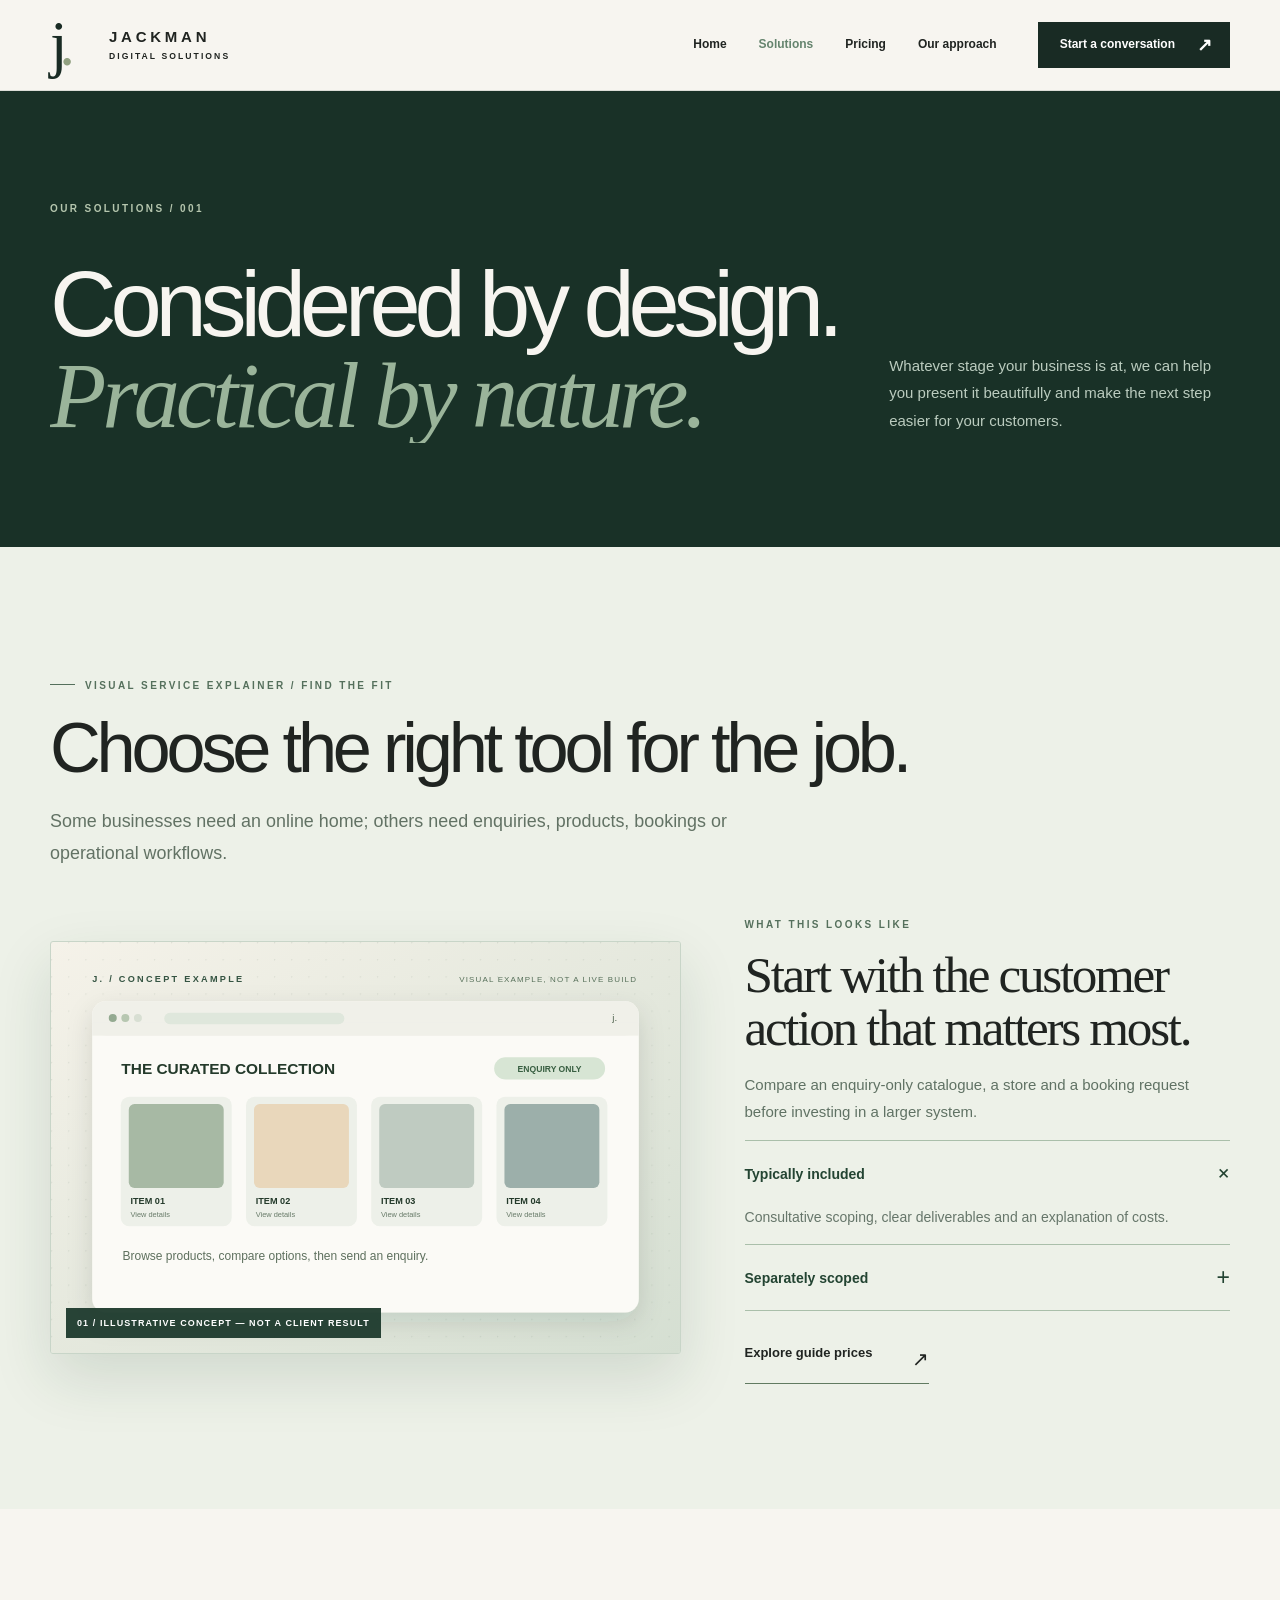
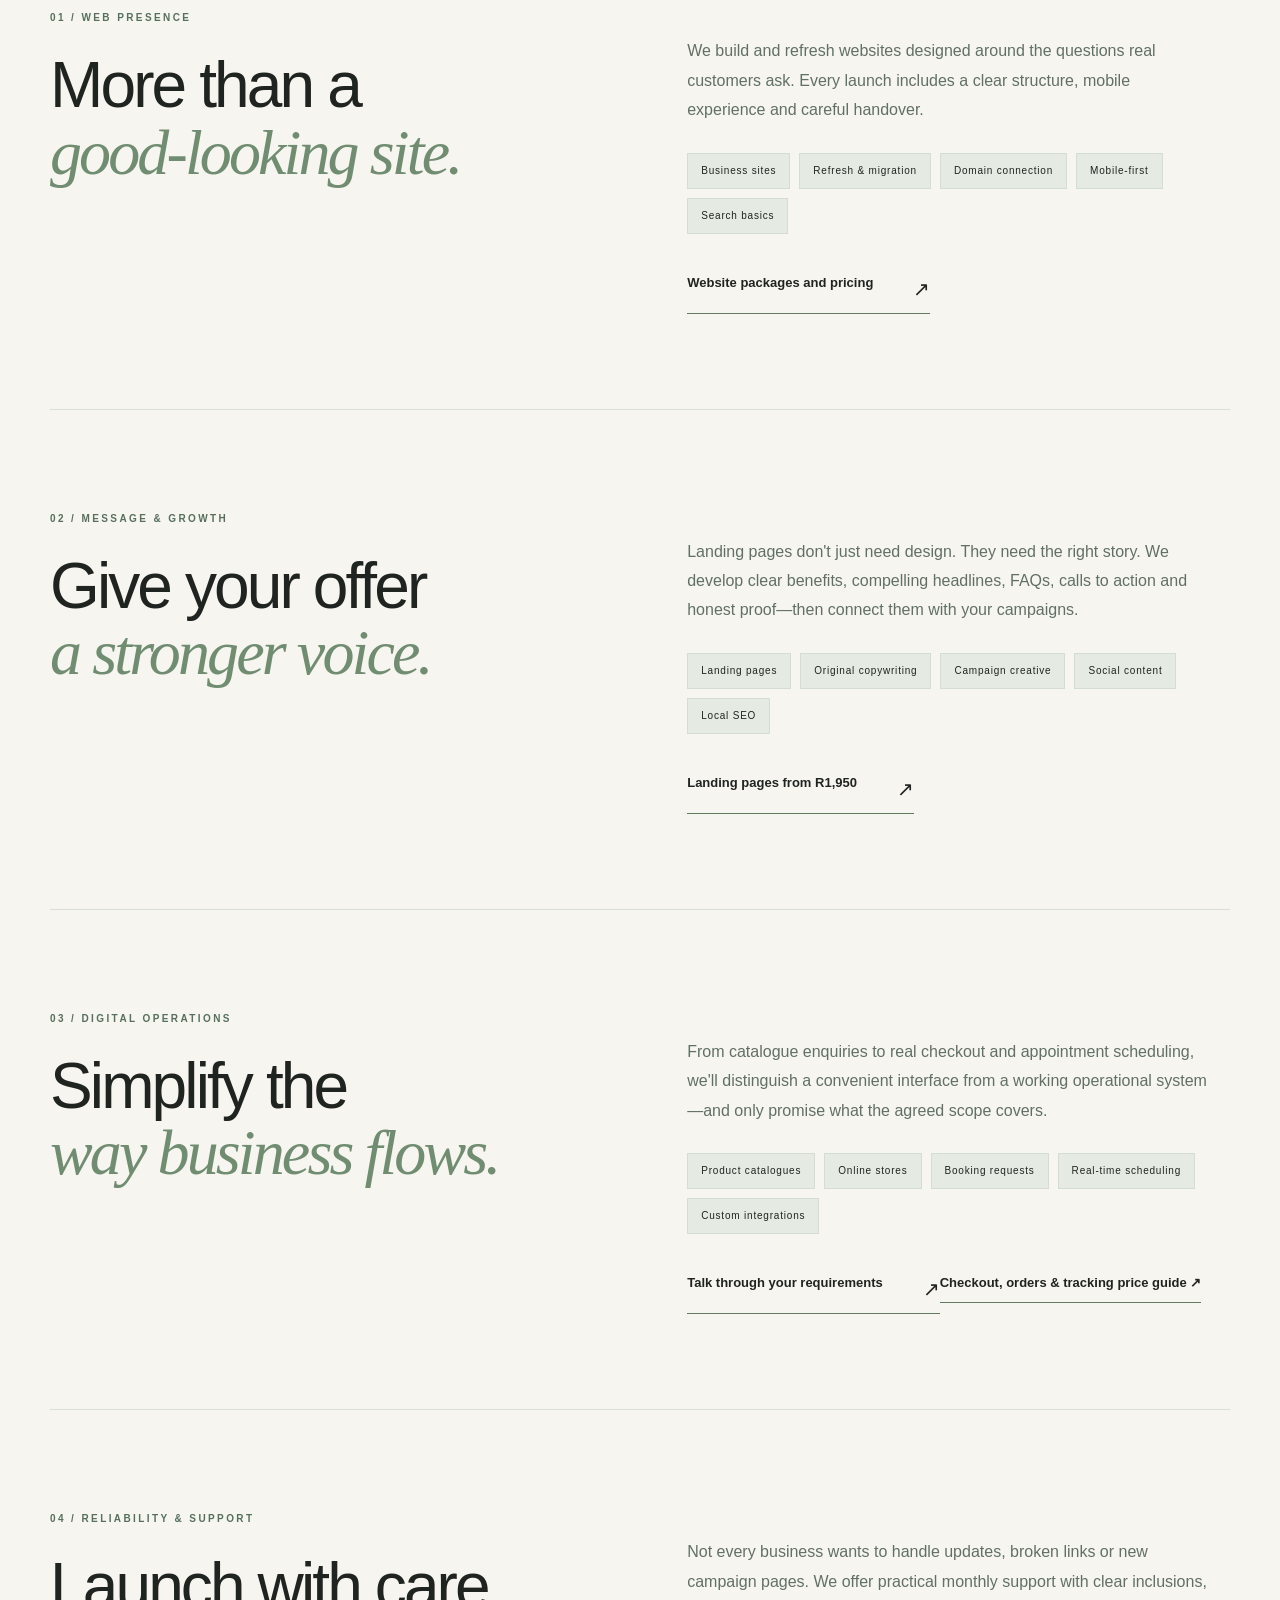
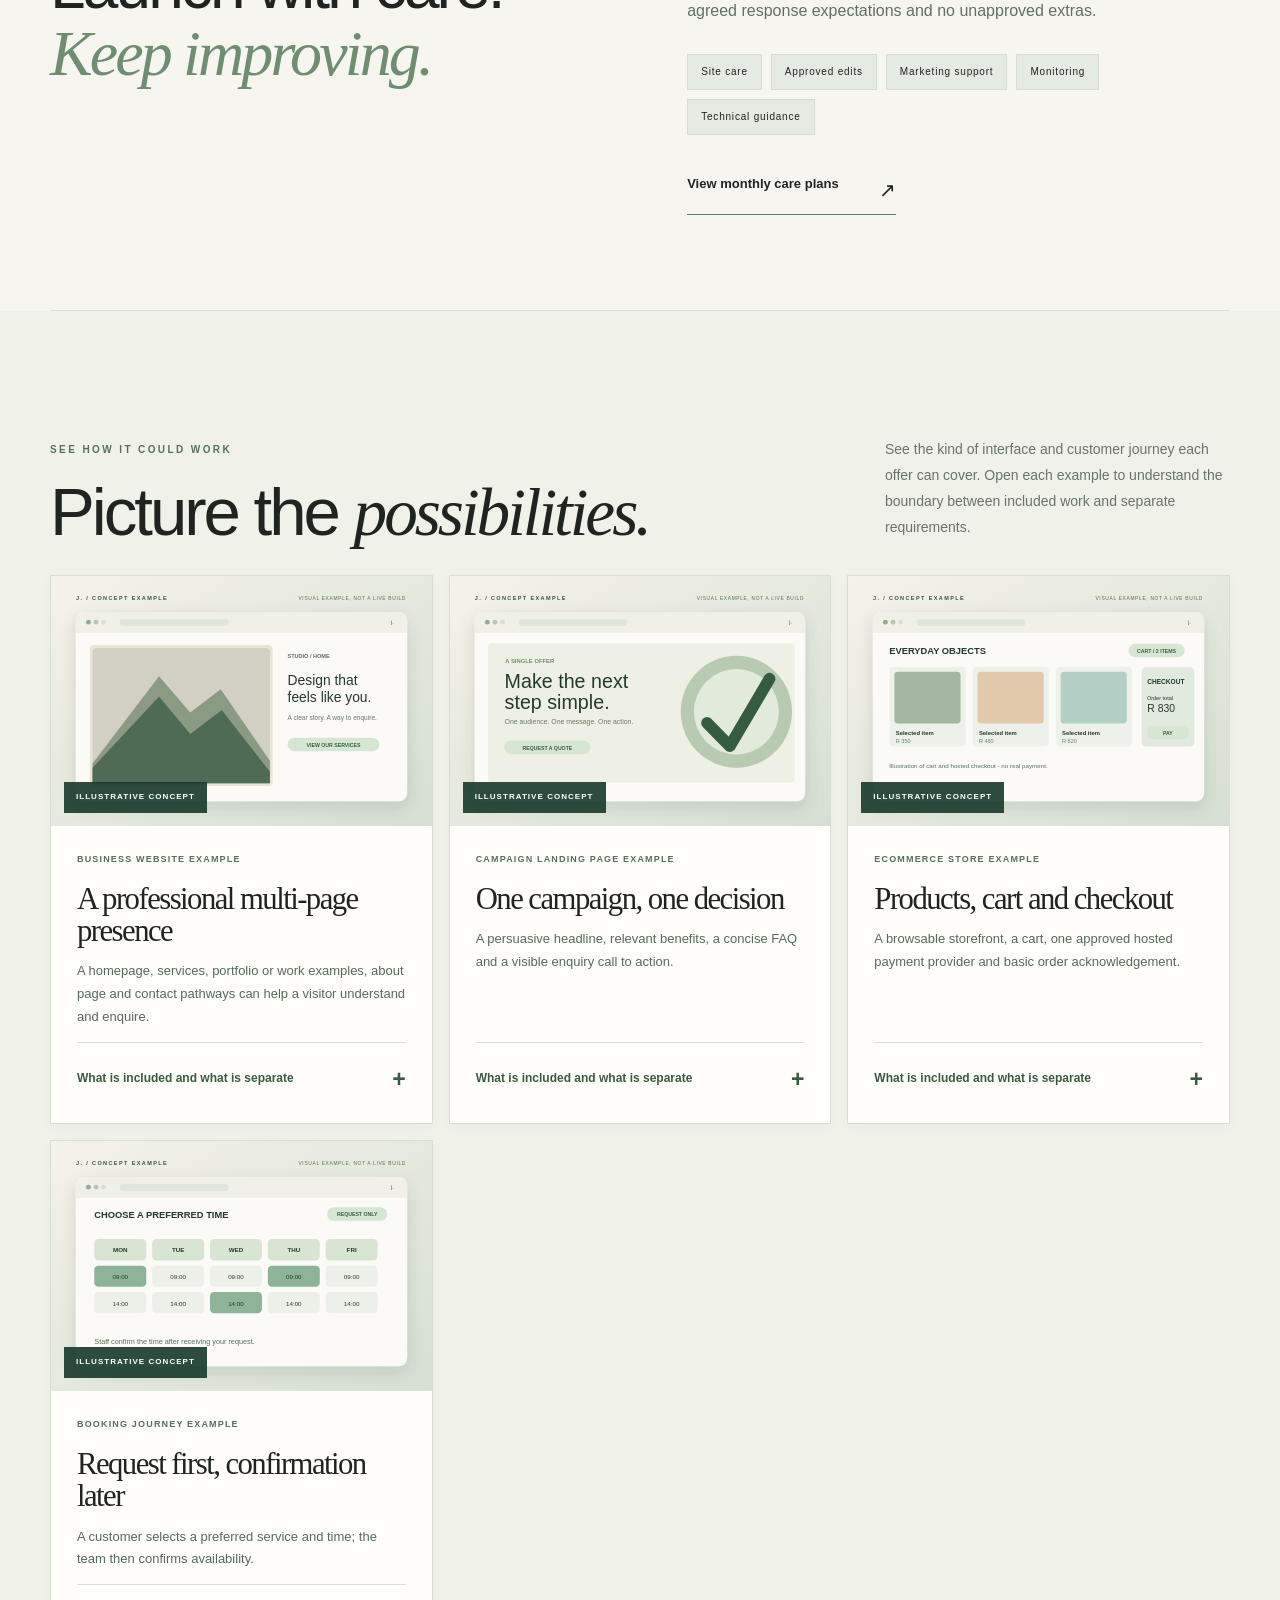
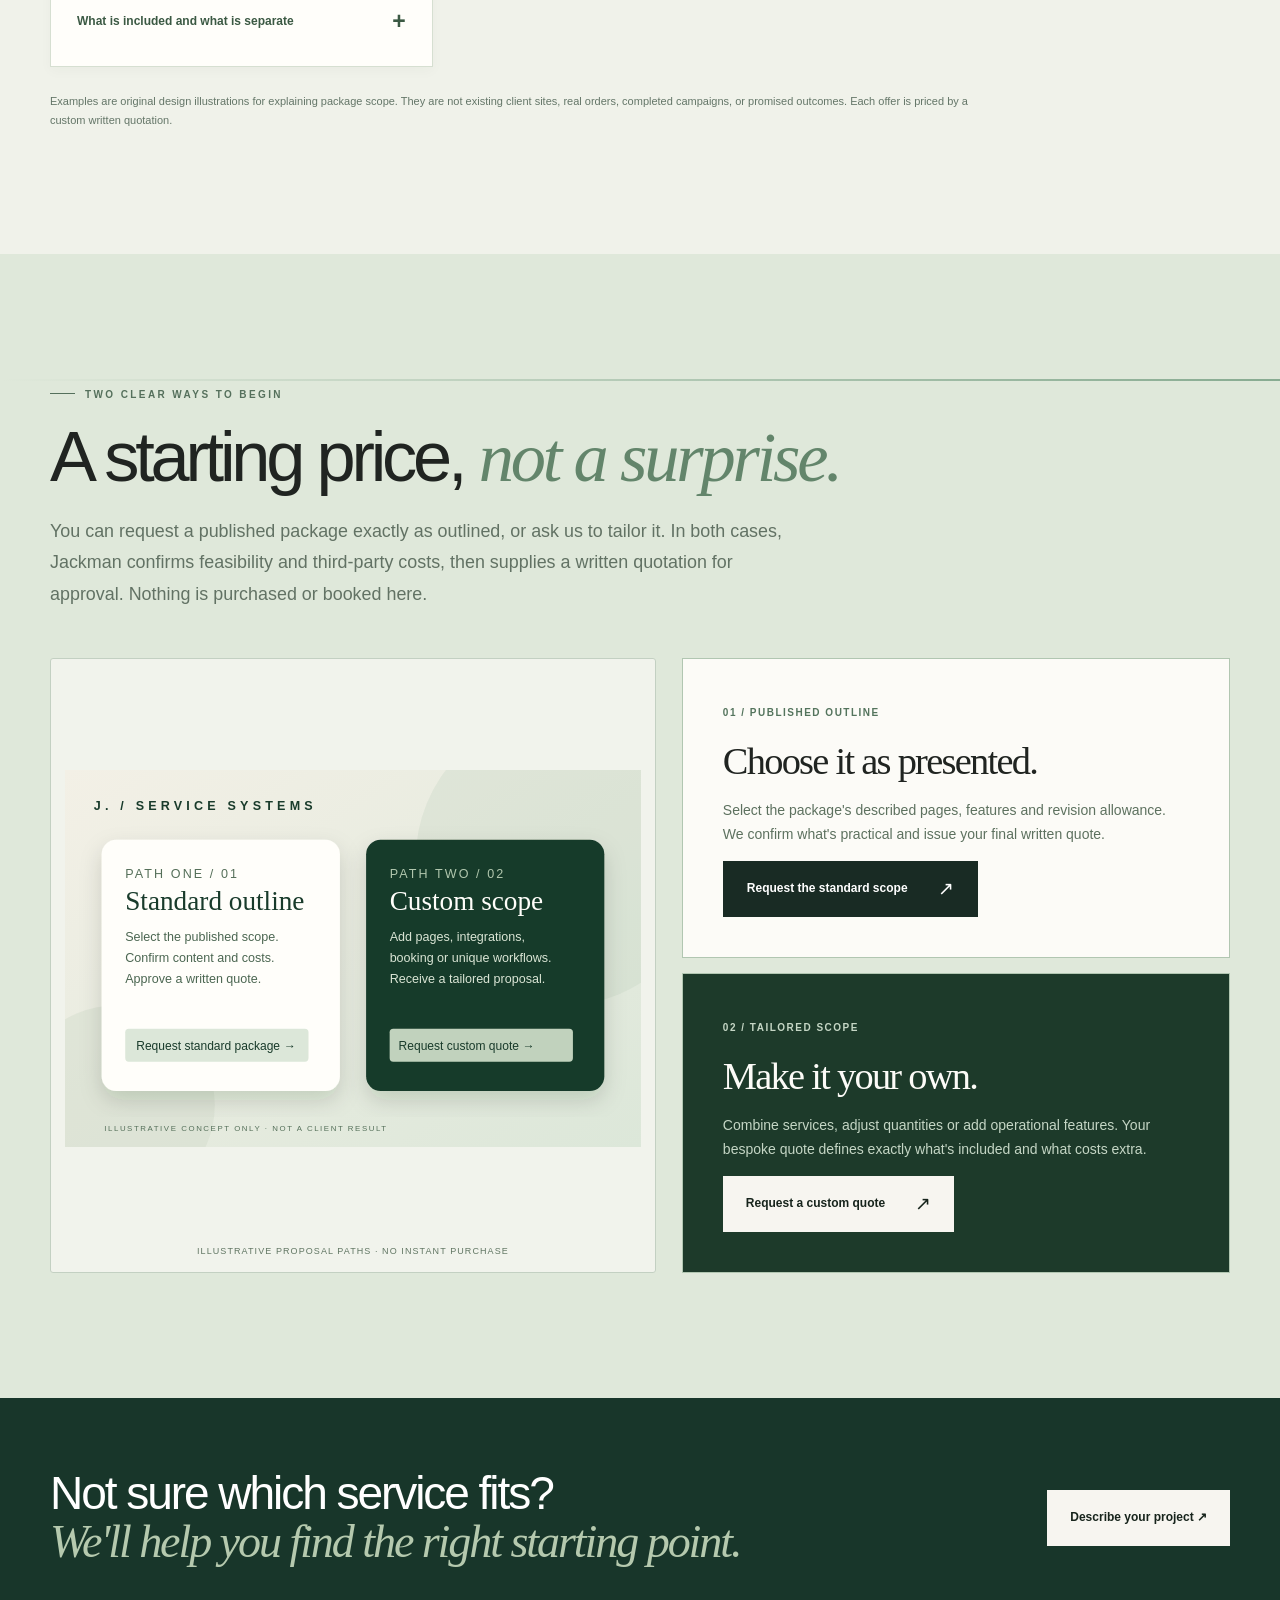
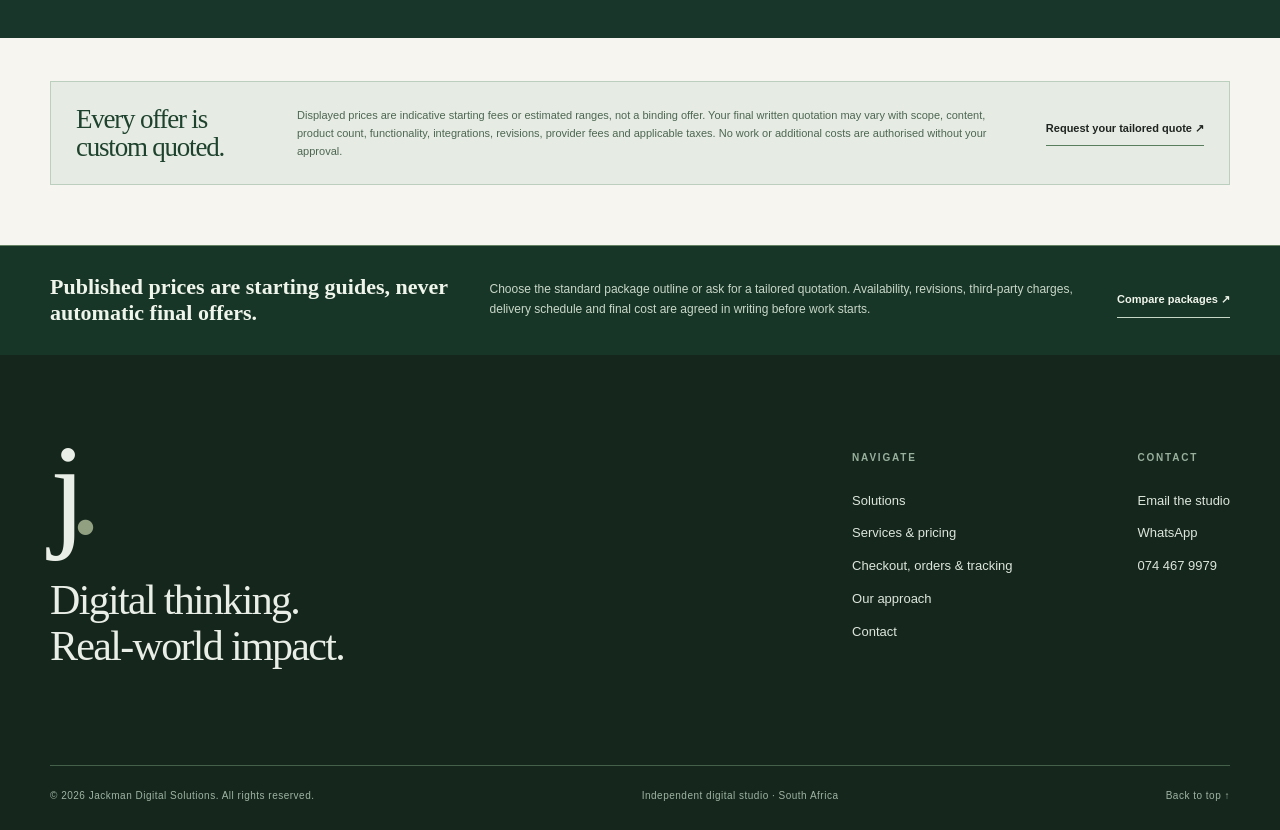
<file: solutions.html>
<!DOCTYPE html>

<html lang="en-ZA"><head><meta charset="utf-8"/><meta content="width=device-width,initial-scale=1" name="viewport"/><meta content="#192b24" name="theme-color"/><meta content="Web design, ecommerce, conversion copywriting, booking experiences, marketing and ongoing care by Jackman Digital Solutions." name="description"/><meta content="noindex,nofollow" name="robots"/><title>Our digital solutions | Jackman Digital Solutions — Preview</title><link href="assets/favicon.svg" rel="icon" type="image/svg+xml"/><link href="assets/styles.css" rel="stylesheet"/><link href="assets/motion.css" rel="stylesheet"/><script defer="" src="assets/main.js"></script><script defer="" src="assets/motion.js"></script><script defer="True" src="assets/v4.js"></script></head><body class="solutions"><a class="skip-link" href="#main">Skip to content</a>
<header class="site-header" id="top"><div class="nav-shell page-wrap">
<a aria-label="Jackman Digital Solutions, home" class="brand" href="index.html"><span class="brand-symbol">j<span>.</span></span><span class="brand-label">JACKMAN<small>DIGITAL SOLUTIONS</small></span></a>
<button aria-controls="navigation" aria-expanded="false" aria-label="Open navigation" class="menu-toggle"><span></span><span></span></button>
<nav aria-label="Main navigation" class="nav" id="navigation"><a href="index.html">Home</a><a aria-current="page" href="solutions.html">Solutions</a><a href="pricing.html">Pricing</a><a href="approach.html">Our approach</a><a class="nav-cta" href="contact.html">Start a conversation <span aria-hidden="true">↗</span></a></nav>
</div></header><main id="main"><section class="subhero subhero-green"><div class="page-wrap"><span class="section-kicker light-kicker">OUR SOLUTIONS / 001</span><div class="subhero-grid" data-reveal="" data-reveal-delay="0"><h1>Considered by design.<br/><em>Practical by nature.</em></h1><p>Whatever stage your business is at, we can help you present it beautifully and make the next step easier for your customers.</p></div></div></section><section aria-labelledby="v4-story-title" class="v4-story section-pad"><div class="page-wrap"><div class="v4-story-head" data-reveal=""><span class="section-kicker">VISUAL SERVICE EXPLAINER / FIND THE FIT</span><h2 id="v4-story-title">Choose the right tool for the job.</h2><p>Some businesses need an online home; others need enquiries, products, bookings or operational workflows.</p></div><div class="v4-story-grid"><div class="v4-story-visual v4-image-reveal" data-reveal=""><img alt="Concept illustration demonstrating find the fit, not actual client work" decoding="async" height="720" loading="lazy" src="assets/examples/catalogue.svg" width="1100"/><span>01 / ILLUSTRATIVE CONCEPT — NOT A CLIENT RESULT</span></div><div class="v4-story-details" data-reveal=""><span class="section-kicker">WHAT THIS LOOKS LIKE</span><h3>Start with the customer action that matters most.</h3><p>Compare an enquiry-only catalogue, a store and a booking request before investing in a larger system.</p><details class="v4-detail" open=""><summary>Typically included <span aria-hidden="true">+</span></summary><p>Consultative scoping, clear deliverables and an explanation of costs.</p></details><details class="v4-detail"><summary>Separately scoped <span aria-hidden="true">+</span></summary><p>No system runs live merely because it appears in an illustration.</p></details><a class="text-link" href="pricing.html">Explore guide prices <span aria-hidden="true">↗</span></a></div></div></div></section>
<section class="detail-section page-wrap" data-reveal="" data-reveal-delay="0" id="websites"><div class="detail-heading"><span class="section-kicker">01 / WEB PRESENCE</span><h2>More than a<br/><em>good-looking site.</em></h2></div><div class="detail-copy" data-reveal="" data-reveal-delay="0"><p>We build and refresh websites designed around the questions real customers ask. Every launch includes a clear structure, mobile experience and careful handover.</p><div class="detail-tags"><span>Business sites</span><span>Refresh &amp; migration</span><span>Domain connection</span><span>Mobile-first</span><span>Search basics</span></div><a class="text-link" href="pricing.html">Website packages and pricing <span>↗</span></a></div></section>
<section class="detail-section page-wrap" data-reveal="" data-reveal-delay="1" id="marketing"><div class="detail-heading"><span class="section-kicker">02 / MESSAGE &amp; GROWTH</span><h2>Give your offer<br/><em>a stronger voice.</em></h2></div><div class="detail-copy" data-reveal="" data-reveal-delay="1"><p>Landing pages don't just need design. They need the right story. We develop clear benefits, compelling headlines, FAQs, calls to action and honest proof—then connect them with your campaigns.</p><div class="detail-tags"><span>Landing pages</span><span>Original copywriting</span><span>Campaign creative</span><span>Social content</span><span>Local SEO</span></div><a class="text-link" href="pricing.html#landing">Landing pages from R1,950 <span>↗</span></a></div></section>
<section class="detail-section page-wrap" data-reveal="" data-reveal-delay="2" id="systems"><div class="detail-heading"><span class="section-kicker">03 / DIGITAL OPERATIONS</span><h2>Simplify the<br/><em>way business flows.</em></h2></div><div class="detail-copy" data-reveal="" data-reveal-delay="2"><p>From catalogue enquiries to real checkout and appointment scheduling, we'll distinguish a convenient interface from a working operational system—and only promise what the agreed scope covers.</p><div class="detail-tags"><span>Product catalogues</span><span>Online stores</span><span>Booking requests</span><span>Real-time scheduling</span><span>Custom integrations</span></div><a class="text-link" href="contact.html">Talk through your requirements <span>↗</span></a><a class="text-link" href="checkout-orders-tracking.html">Checkout, orders &amp; tracking price guide ↗</a></div></section>
<section class="detail-section page-wrap" data-reveal="" data-reveal-delay="0" id="care"><div class="detail-heading"><span class="section-kicker">04 / RELIABILITY &amp; SUPPORT</span><h2>Launch with care.<br/><em>Keep improving.</em></h2></div><div class="detail-copy" data-reveal="" data-reveal-delay="0"><p>Not every business wants to handle updates, broken links or new campaign pages. We offer practical monthly support with clear inclusions, agreed response expectations and no unapproved extras.</p><div class="detail-tags"><span>Site care</span><span>Approved edits</span><span>Marketing support</span><span>Monitoring</span><span>Technical guidance</span></div><a class="text-link" href="pricing.html#care">View monthly care plans <span>↗</span></a></div></section>
<section aria-labelledby="example-gallery-title" class="examples-section section-pad"><div class="page-wrap"><div class="section-heading" data-reveal="" data-reveal-delay="0"><div><span class="section-kicker">SEE HOW IT COULD WORK</span><h2 id="example-gallery-title">Picture the <em>possibilities.</em></h2></div><p>See the kind of interface and customer journey each offer can cover. Open each example to understand the boundary between included work and separate requirements.</p></div><div class="example-grid"><article class="example-card" data-reveal=""><div class="example-image-wrap v4-image-reveal"><img alt="Illustrative business website example showing a sample customer interface, not a real client project" decoding="async" height="720" loading="lazy" src="assets/examples/website.svg" width="1100"/><span class="example-image-label">ILLUSTRATIVE CONCEPT</span></div><div class="example-card-body"><span class="section-kicker">BUSINESS WEBSITE EXAMPLE</span><h3>A professional multi-page presence</h3><p>A homepage, services, portfolio or work examples, about page and contact pathways can help a visitor understand and enquire.</p><details class="example-scope"><summary>What is included and what is separate <span aria-hidden="true">+</span></summary><p>Website Launch: up to five responsive pages. Domain purchase, paid email and complex integrations are separately assessed.</p></details></div></article><article class="example-card" data-reveal=""><div class="example-image-wrap v4-image-reveal"><img alt="Illustrative campaign landing page example showing a sample customer interface, not a real client project" decoding="async" height="720" loading="lazy" src="assets/examples/landing.svg" width="1100"/><span class="example-image-label">ILLUSTRATIVE CONCEPT</span></div><div class="example-card-body"><span class="section-kicker">CAMPAIGN LANDING PAGE EXAMPLE</span><h3>One campaign, one decision</h3><p>A persuasive headline, relevant benefits, a concise FAQ and a visible enquiry call to action.</p><details class="example-scope"><summary>What is included and what is separate <span aria-hidden="true">+</span></summary><p>Core: short original copy and an enquiry link. Plus: research, FAQ and one form or tailored routing.</p></details></div></article><article class="example-card" data-reveal=""><div class="example-image-wrap v4-image-reveal"><img alt="Illustrative ecommerce store example showing a sample customer interface, not a real client project" decoding="async" height="720" loading="lazy" src="assets/examples/store.svg" width="1100"/><span class="example-image-label">ILLUSTRATIVE CONCEPT</span></div><div class="example-card-body"><span class="section-kicker">ECOMMERCE STORE EXAMPLE</span><h3>Products, cart and checkout</h3><p>A browsable storefront, a cart, one approved hosted payment provider and basic order acknowledgement.</p><details class="example-scope"><summary>What is included and what is separate <span aria-hidden="true">+</span></summary><p>Prices vary with product count, variations and operational needs. Payment fees and delivery rules are separate.</p></details></div></article><article class="example-card" data-reveal=""><div class="example-image-wrap v4-image-reveal"><img alt="Illustrative booking journey example showing a sample customer interface, not a real client project" decoding="async" height="720" loading="lazy" src="assets/examples/booking.svg" width="1100"/><span class="example-image-label">ILLUSTRATIVE CONCEPT</span></div><div class="example-card-body"><span class="section-kicker">BOOKING JOURNEY EXAMPLE</span><h3>Request first, confirmation later</h3><p>A customer selects a preferred service and time; the team then confirms availability.</p><details class="example-scope"><summary>What is included and what is separate <span aria-hidden="true">+</span></summary><p>A booking request does not reserve a slot. Live calendar scheduling needs a real backend and separate scope.</p></details></div></article></div><p class="example-disclosure">Examples are original design illustrations for explaining package scope. They are not existing client sites, real orders, completed campaigns, or promised outcomes. Each offer is priced by a custom written quotation.</p></div></section><section aria-labelledby="v4-choice-title" class="v4-offer-choice section-pad"><div class="page-wrap"><div class="v4-choice-head" data-reveal=""><span class="section-kicker">TWO CLEAR WAYS TO BEGIN</span><h2 id="v4-choice-title">A starting price, <em>not a surprise.</em></h2><p>You can request a published package exactly as outlined, or ask us to tailor it. In both cases, Jackman confirms feasibility and third-party costs, then supplies a written quotation for approval. Nothing is purchased or booked here.</p></div><div class="v4-choice-layout"><div class="v4-choice-art v4-image-reveal" data-reveal=""><img alt="Two illustrated enquiry routes: choose published package scope or customise a quotation" decoding="async" height="720" loading="lazy" src="assets/examples/standard-custom.svg" width="1100"/><small>Illustrative proposal paths · no instant purchase</small></div><div class="v4-choice-options"><article class="v4-choice-card" data-reveal=""><span>01 / PUBLISHED OUTLINE</span><h3>Choose it as presented.</h3><p>Select the package's described pages, features and revision allowance. We confirm what's practical and issue your final written quote.</p><a class="btn btn-dark" href="contact.html?intent=standard">Request the standard scope <span aria-hidden="true">↗</span></a></article><article class="v4-choice-card v4-choice-card-dark" data-reveal=""><span>02 / TAILORED SCOPE</span><h3>Make it your own.</h3><p>Combine services, adjust quantities or add operational features. Your bespoke quote defines exactly what's included and what costs extra.</p><a class="btn btn-light" href="contact.html?intent=custom">Request a custom quote <span aria-hidden="true">↗</span></a></article></div></div></div></section><section class="mini-cta"><div class="page-wrap mini-cta-grid"><h2 data-reveal="">Not sure which service fits?<br/><em>We'll help you find the right starting point.</em></h2><a class="btn btn-light" href="contact.html">Describe your project ↗</a></div></section><aside aria-label="Pricing and quotation information" class="quote-disclaimer page-wrap"><strong>Every offer is custom quoted.</strong><p>Displayed prices are indicative starting fees or estimated ranges, not a binding offer. Your final written quotation may vary with scope, content, product count, functionality, integrations, revisions, provider fees and applicable taxes. No work or additional costs are authorised without your approval.</p><a href="contact.html">Request your tailored quote <span aria-hidden="true">↗</span></a></aside></main><aside aria-label="Starting-price policy" class="v4-price-ribbon"><div class="page-wrap"><strong>Published prices are starting guides, never automatic final offers.</strong><p>Choose the standard package outline or ask for a tailored quotation. Availability, revisions, third-party charges, delivery schedule and final cost are agreed in writing before work starts.</p><a href="pricing.html#package-explorer">Compare packages ↗</a></div></aside><footer class="site-footer"><div class="page-wrap"><div class="footer-top"><div><a class="footer-brand" href="index.html">j<span>.</span></a><div class="footer-tag">Digital thinking.<br/>Real-world impact.</div></div><div class="footer-links"><div><strong>Navigate</strong><a href="solutions.html">Solutions</a><a href="pricing.html">Services &amp; pricing</a><a href="checkout-orders-tracking.html">Checkout, orders &amp; tracking</a><a href="approach.html">Our approach</a><a href="contact.html">Contact</a></div><div><strong>Contact</strong><a href="mailto:dabulavuyo5055@gmail.com">Email the studio</a><a href="https://wa.me/27744679979" rel="noopener noreferrer" target="_blank">WhatsApp</a><a href="tel:+27744679979">074 467 9979</a></div></div></div><div class="footer-bottom"><span>© <span data-year="">2026</span> Jackman Digital Solutions. All rights reserved.</span><span>Independent digital studio · South Africa</span><a href="#top">Back to top ↑</a></div></div></footer></body></html>
</file>
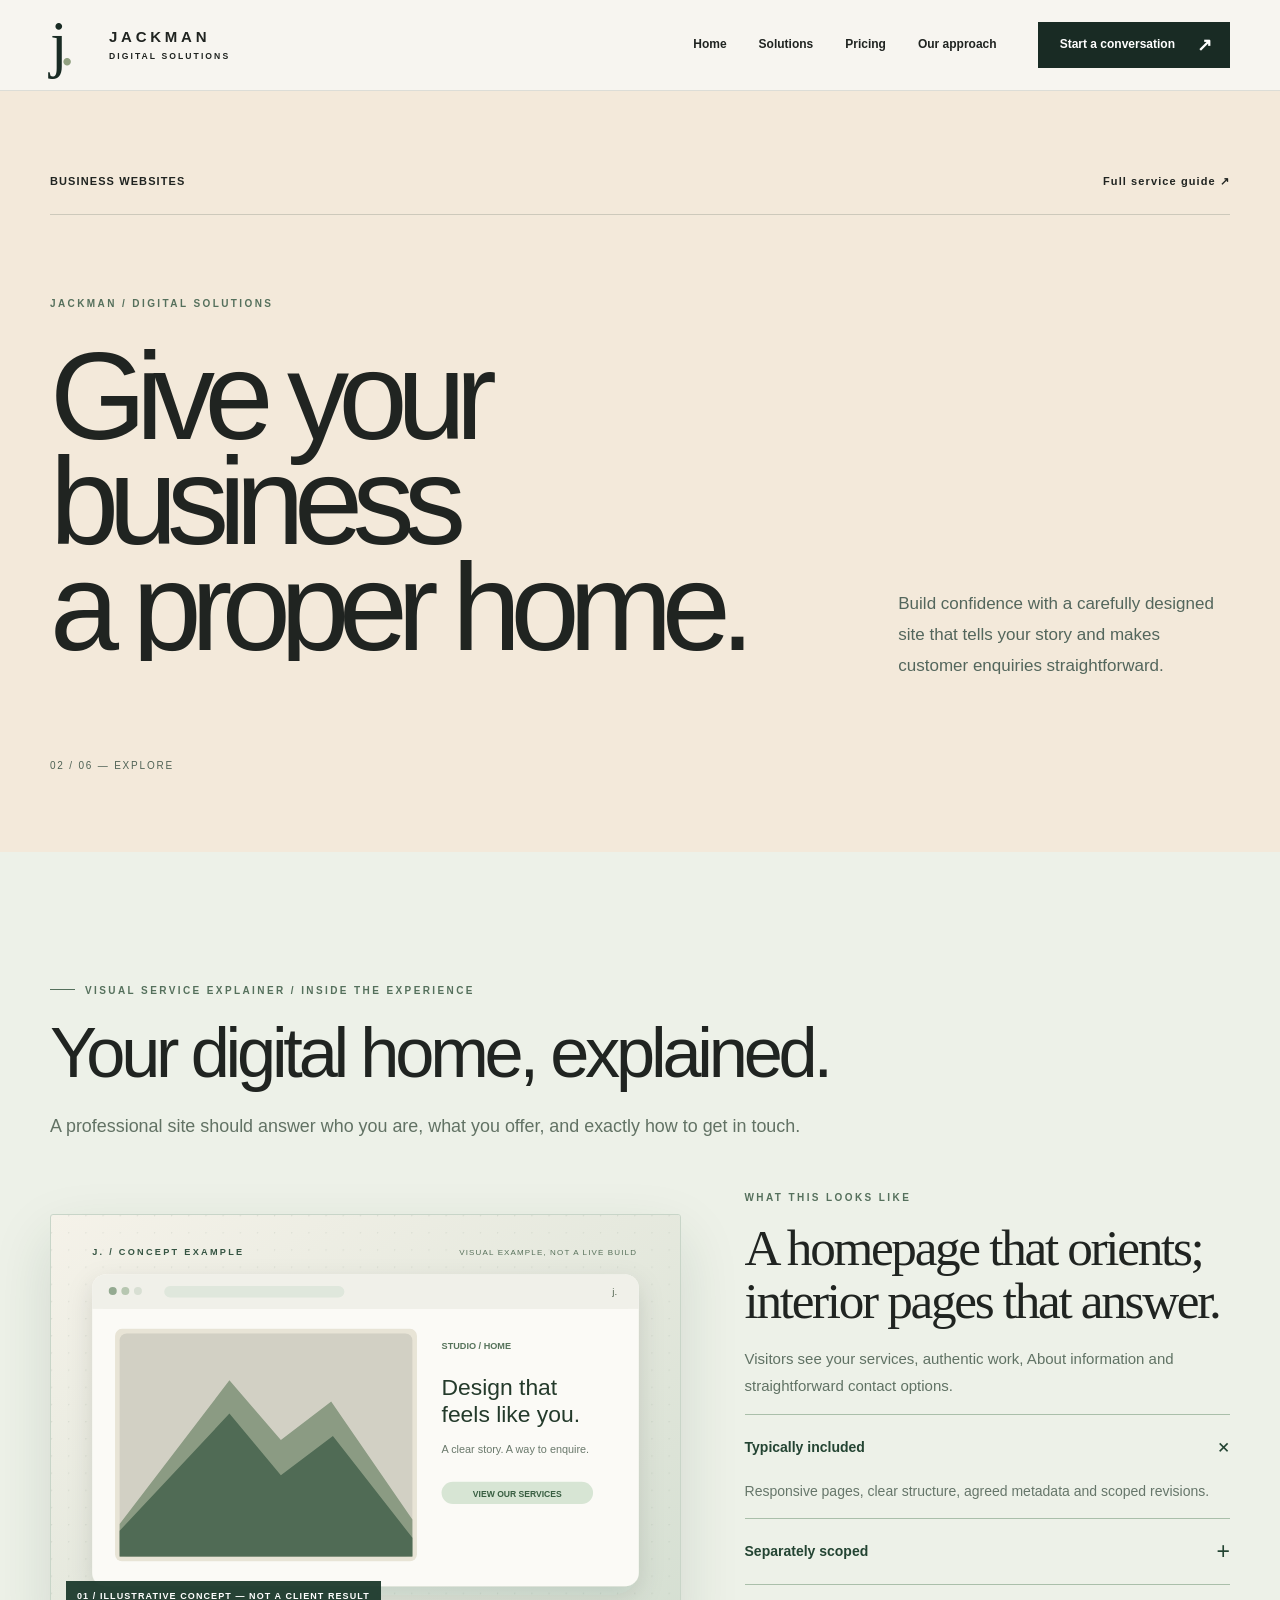
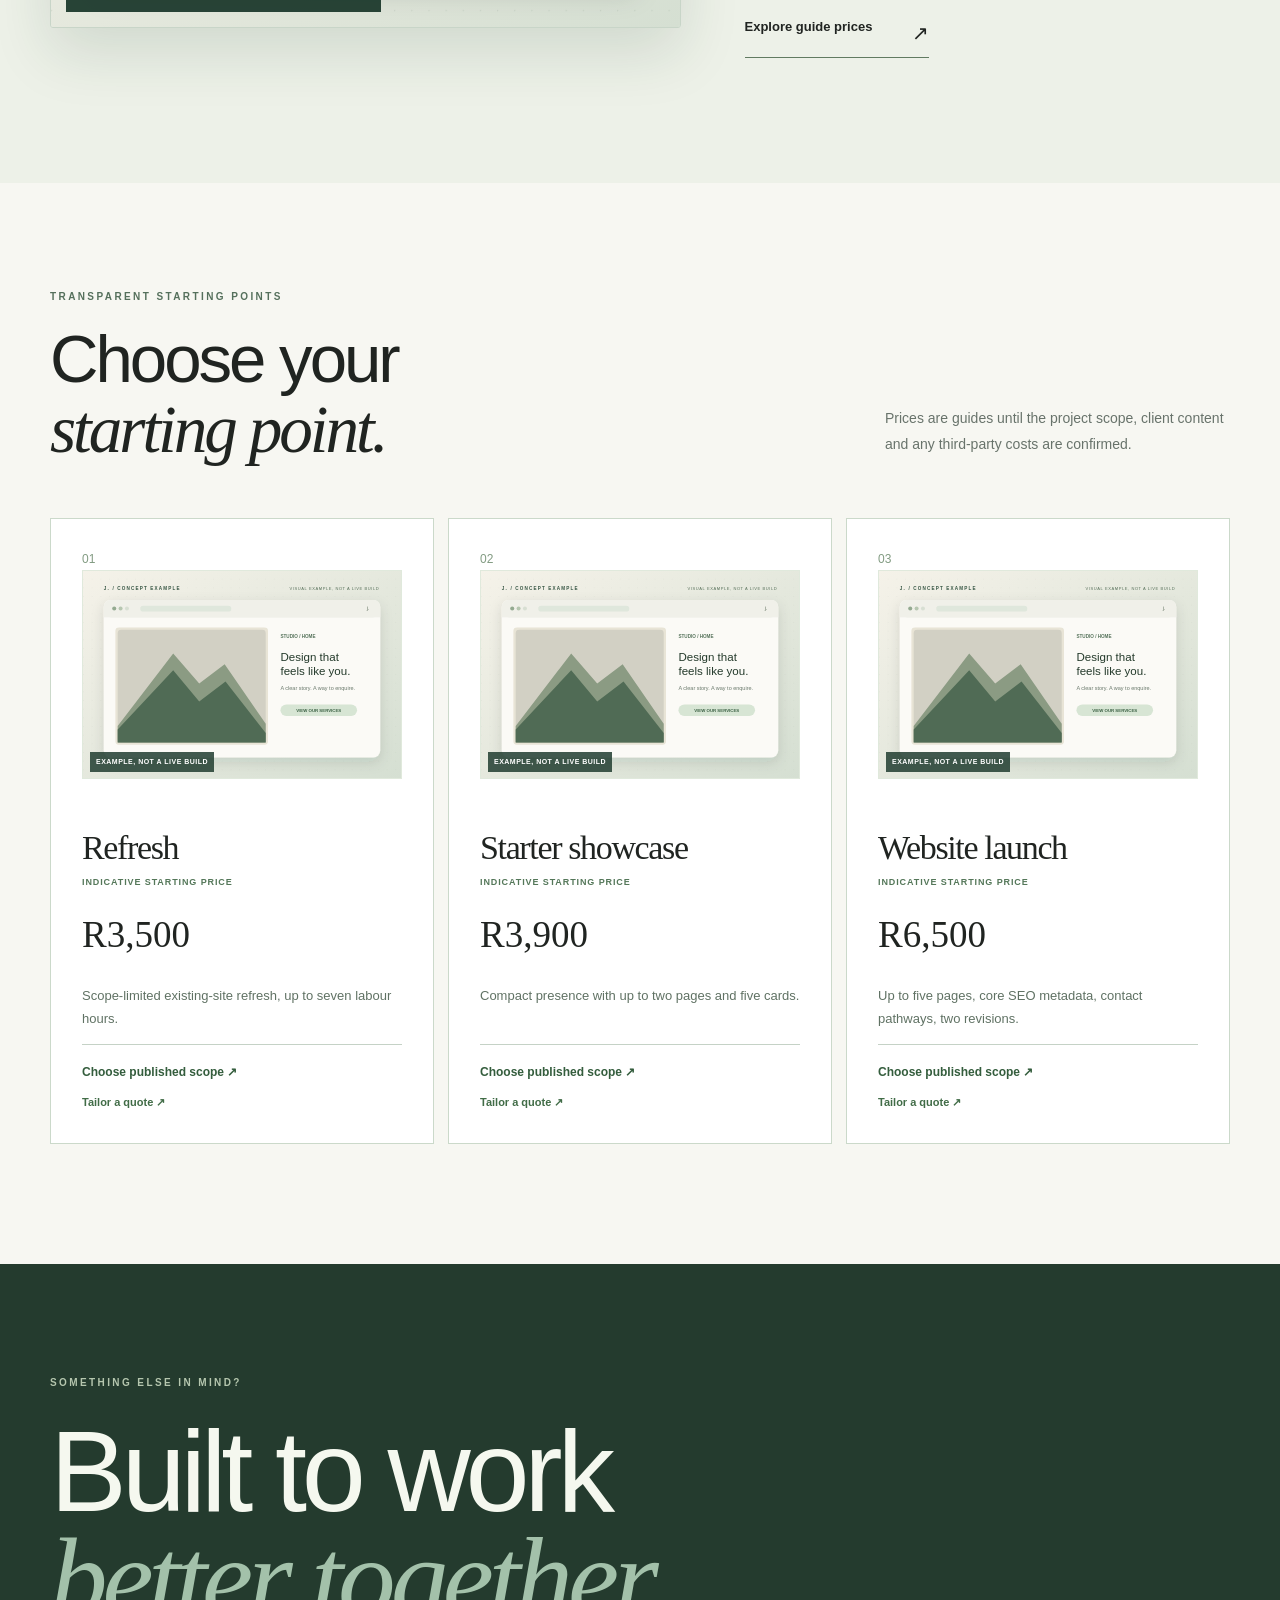
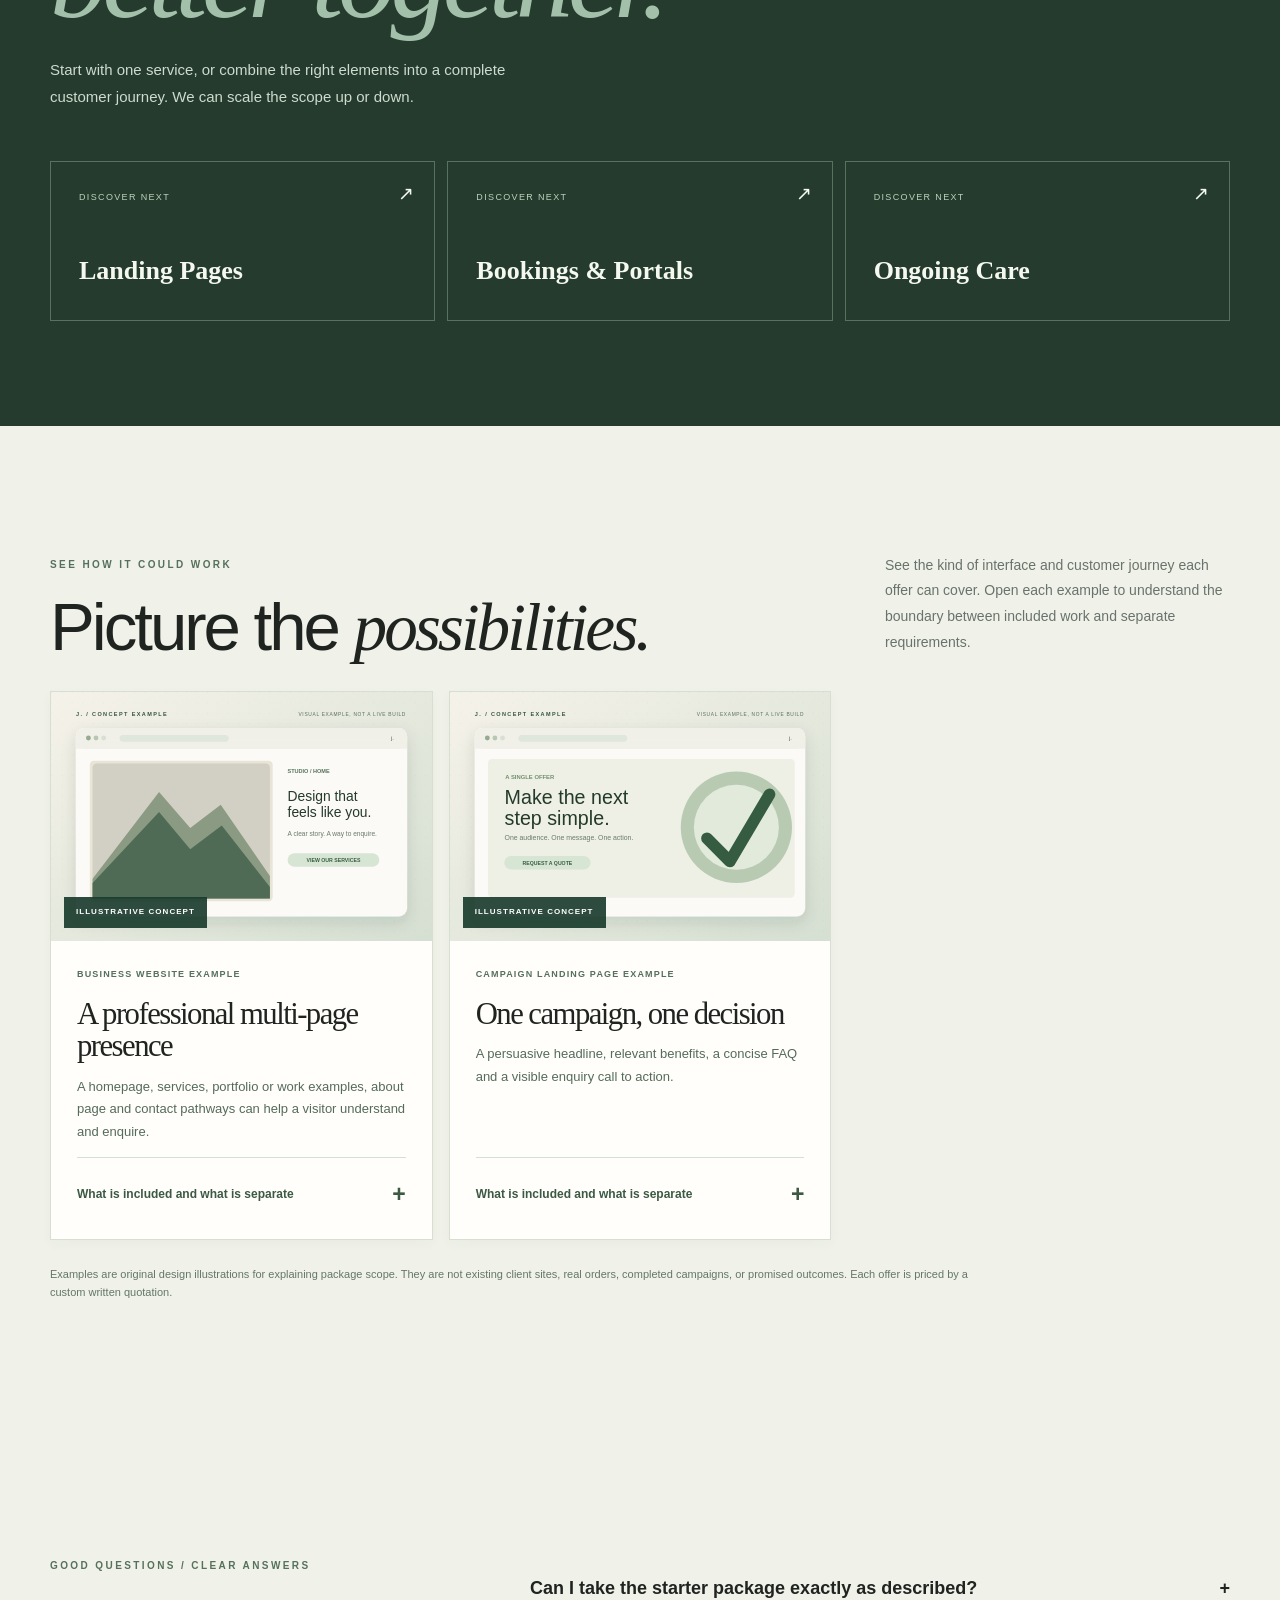
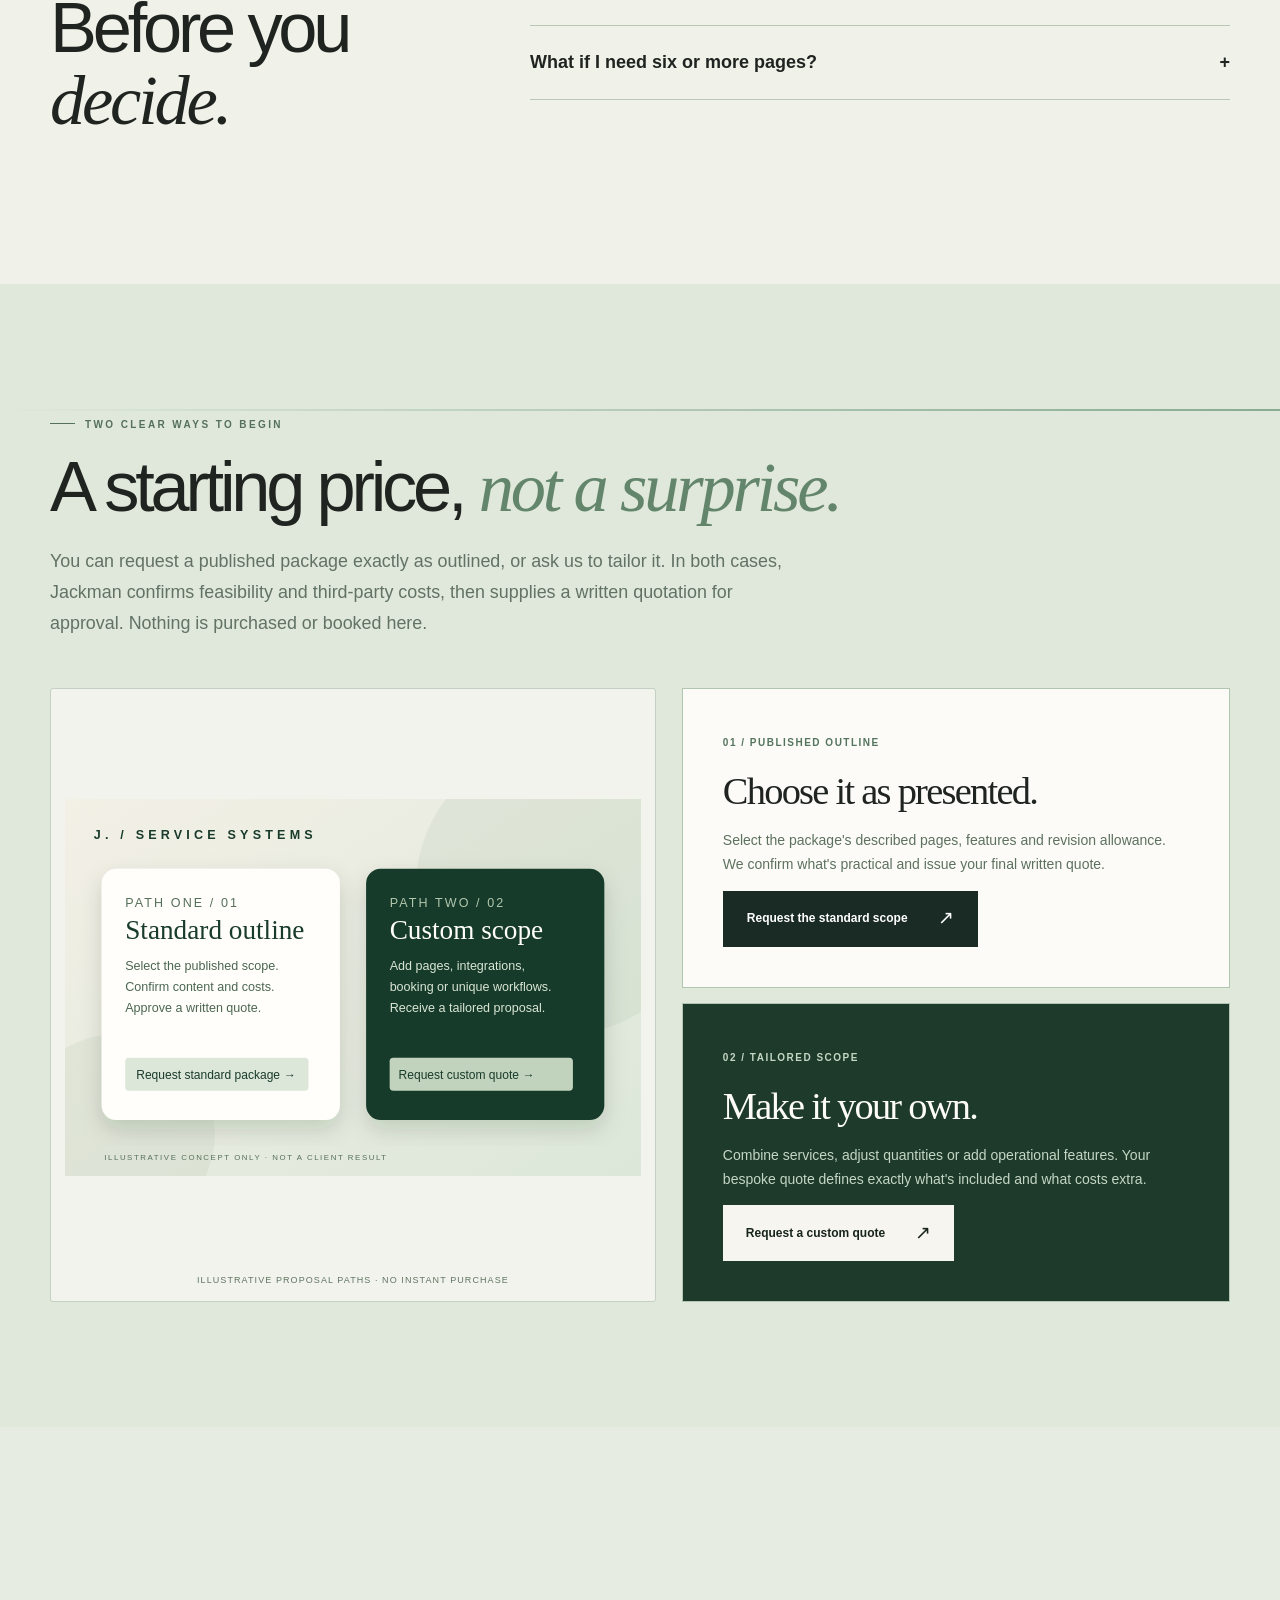
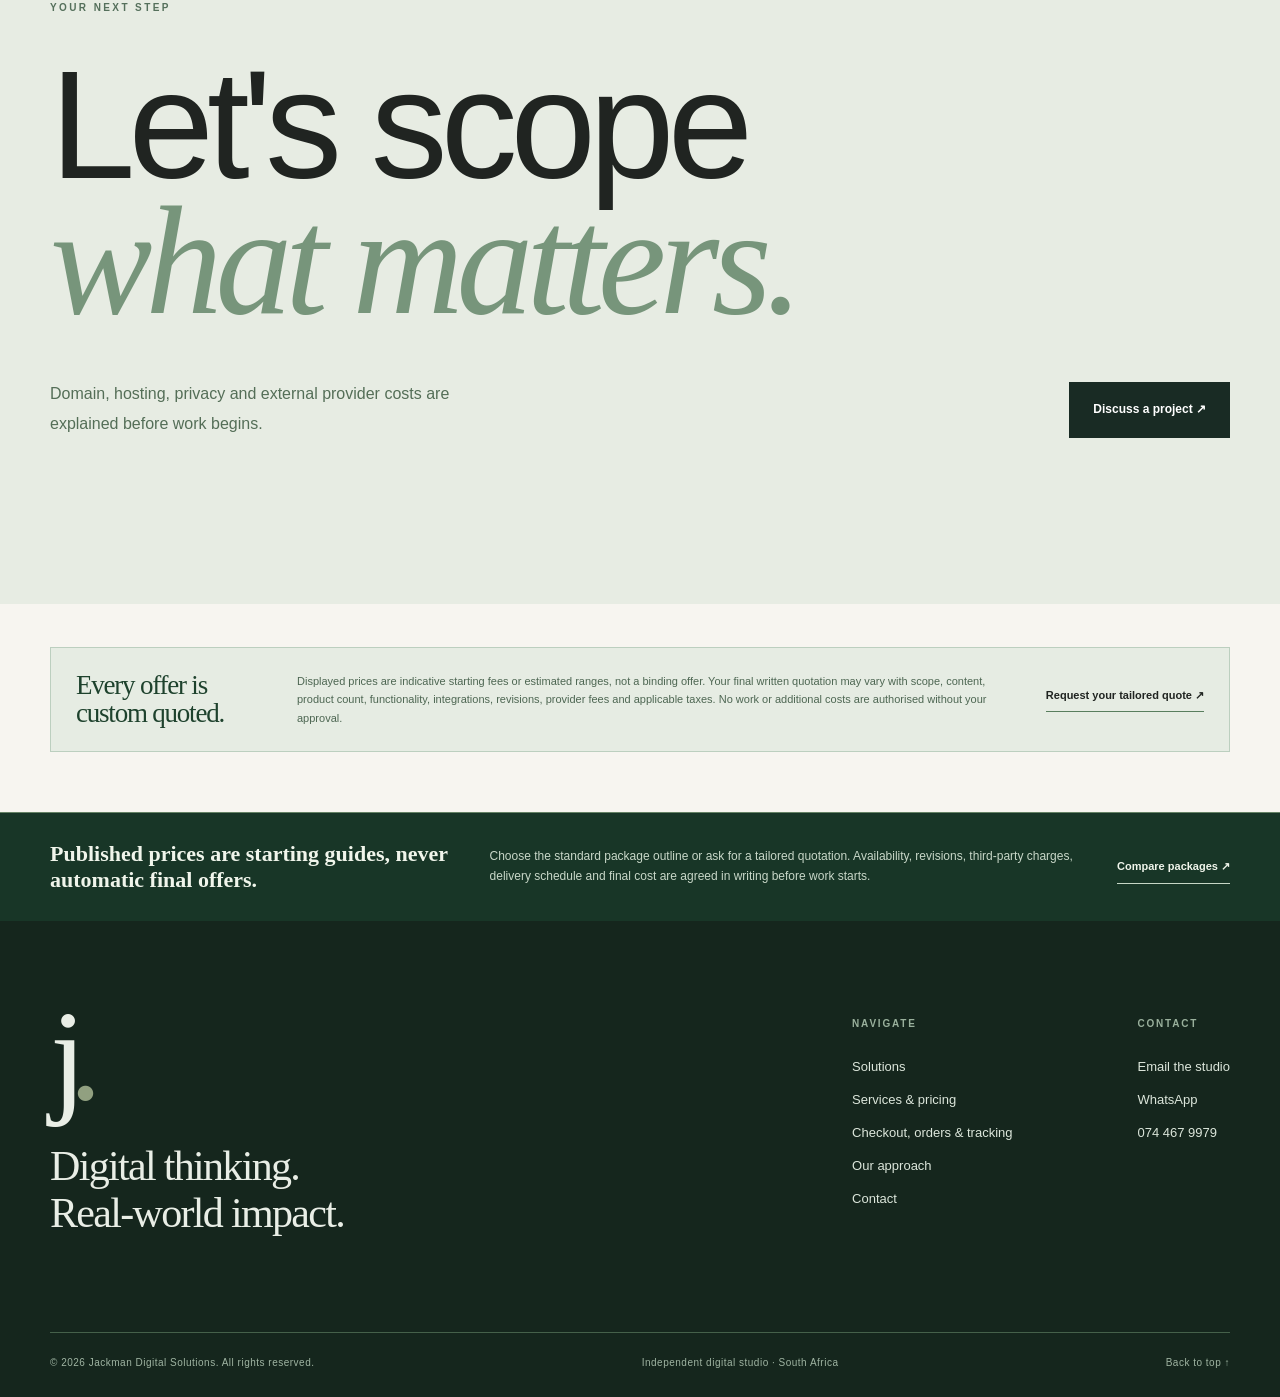
<file: websites.html>
<!DOCTYPE html>

<html lang="en-ZA"><head><meta charset="utf-8"/><meta content="width=device-width,initial-scale=1" name="viewport"/><meta content="noindex,nofollow" name="robots"/><meta content="#192b24" name="theme-color"/><meta content="Your digital headquarters — Jackman Digital Solutions preview" name="description"/><title>Business Websites | Jackman Digital Solutions — Preview</title><link href="assets/favicon.svg" rel="icon" type="image/svg+xml"/><link href="assets/styles.css" rel="stylesheet"/><link href="assets/motion.css" rel="stylesheet"/><script defer="" src="assets/main.js"></script><script defer="" src="assets/motion.js"></script><script defer="True" src="assets/v4.js"></script></head><body class="service-detail service-websites"><header class="site-header" id="top"><div class="nav-shell page-wrap">
<a aria-label="Jackman Digital Solutions, home" class="brand" href="index.html"><span class="brand-symbol">j<span>.</span></span><span class="brand-label">JACKMAN<small>DIGITAL SOLUTIONS</small></span></a>
<button aria-controls="navigation" aria-expanded="false" aria-label="Open navigation" class="menu-toggle"><span></span><span></span></button>
<nav aria-label="Main navigation" class="nav" id="navigation"><a href="index.html">Home</a><a href="solutions.html">Solutions</a><a href="pricing.html">Pricing</a><a href="approach.html">Our approach</a><a class="nav-cta" href="contact.html">Start a conversation <span aria-hidden="true">↗</span></a></nav>
</div></header><main id="main"><section class="service-hero"><div class="page-wrap"><div class="service-hero-top"><span>BUSINESS WEBSITES</span><a href="pricing.html">Full service guide ↗</a></div><div class="service-hero-split" data-reveal="" data-reveal-delay="0"><div><span class="section-kicker">JACKMAN / DIGITAL SOLUTIONS</span><h1>Give your business<br/>a proper home.</h1></div><p>Build confidence with a carefully designed site that tells your story and makes customer enquiries straightforward.</p></div><div class="hero-index">02 / 06 — EXPLORE</div></div></section><section aria-labelledby="v4-story-title" class="v4-story section-pad"><div class="page-wrap"><div class="v4-story-head" data-reveal=""><span class="section-kicker">VISUAL SERVICE EXPLAINER / INSIDE THE EXPERIENCE</span><h2 id="v4-story-title">Your digital home, explained.</h2><p>A professional site should answer who you are, what you offer, and exactly how to get in touch.</p></div><div class="v4-story-grid"><div class="v4-story-visual v4-image-reveal" data-reveal=""><img alt="Concept illustration demonstrating inside the experience, not actual client work" decoding="async" height="720" loading="lazy" src="assets/examples/website.svg" width="1100"/><span>01 / ILLUSTRATIVE CONCEPT — NOT A CLIENT RESULT</span></div><div class="v4-story-details" data-reveal=""><span class="section-kicker">WHAT THIS LOOKS LIKE</span><h3>A homepage that orients; interior pages that answer.</h3><p>Visitors see your services, authentic work, About information and straightforward contact options.</p><details class="v4-detail" open=""><summary>Typically included <span aria-hidden="true">+</span></summary><p>Responsive pages, clear structure, agreed metadata and scoped revisions.</p></details><details class="v4-detail"><summary>Separately scoped <span aria-hidden="true">+</span></summary><p>Complex integrations, recurring maintenance, hosting extras and domain purchase.</p></details><a class="text-link" href="pricing.html">Explore guide prices <span aria-hidden="true">↗</span></a></div></div></div></section><section class="individual-pricing"><div class="page-wrap"><div class="section-heading" data-reveal="" data-reveal-delay="0"><div><span class="section-kicker">TRANSPARENT STARTING POINTS</span><h2>Choose your<br/><em>starting point.</em></h2></div><p>Prices are guides until the project scope, client content and any third-party costs are confirmed.</p></div><div class="individual-grid"><article class="individual-offer" data-reveal="" data-reveal-delay="0"><div class="offer-num">01</div><div class="offer-visual v4-image-reveal"><img alt="Illustrative website refresh and business page concept" decoding="async" height="720" loading="lazy" src="assets/examples/website.svg" width="1100"/><span>EXAMPLE, NOT A LIVE BUILD</span></div><h3>Refresh</h3><span class="v4-rate-label">INDICATIVE STARTING PRICE</span><div class="offer-price">R3,500</div><p>Scope-limited existing-site refresh, up to seven labour hours.</p><a class="offer-link" href="contact.html?service=Website%20Refresh&amp;intent=standard">Choose published scope ↗</a><a class="v4-custom-link" href="contact.html?service=Website%20Refresh&amp;intent=custom">Tailor a quote ↗</a></article><article class="individual-offer" data-reveal="" data-reveal-delay="1"><div class="offer-num">02</div><div class="offer-visual v4-image-reveal"><img alt="Illustrative example for website package" decoding="async" height="720" loading="lazy" src="assets/examples/website.svg" width="1100"/><span>EXAMPLE, NOT A LIVE BUILD</span></div><h3>Starter showcase</h3><span class="v4-rate-label">INDICATIVE STARTING PRICE</span><div class="offer-price">R3,900</div><p>Compact presence with up to two pages and five cards.</p><a class="offer-link" href="contact.html?service=Starter%20Showcase&amp;intent=standard">Choose published scope ↗</a><a class="v4-custom-link" href="contact.html?service=Starter%20Showcase&amp;intent=custom">Tailor a quote ↗</a></article><article class="individual-offer" data-reveal="" data-reveal-delay="2"><div class="offer-num">03</div><div class="offer-visual v4-image-reveal"><img alt="Illustrative example for website package" decoding="async" height="720" loading="lazy" src="assets/examples/website.svg" width="1100"/><span>EXAMPLE, NOT A LIVE BUILD</span></div><h3>Website launch</h3><span class="v4-rate-label">INDICATIVE STARTING PRICE</span><div class="offer-price">R6,500</div><p>Up to five pages, core SEO metadata, contact pathways, two revisions.</p><a class="offer-link" href="contact.html?service=Website%20Launch&amp;intent=standard">Choose published scope ↗</a><a class="v4-custom-link" href="contact.html?service=Website%20Launch&amp;intent=custom">Tailor a quote ↗</a></article></div></div></section><section class="individual-bridge"><div class="page-wrap"><span class="section-kicker light-kicker">SOMETHING ELSE IN MIND?</span><h2 data-reveal="">Built to work<br/><em>better together.</em></h2><p>Start with one service, or combine the right elements into a complete customer journey. We can scale the scope up or down.</p><div class="cross-sell-grid"><a class="cross-sell" data-reveal="" data-reveal-delay="0" href="landing-pages.html"><span>DISCOVER NEXT</span><strong>Landing Pages</strong><b>↗</b></a><a class="cross-sell" data-reveal="" data-reveal-delay="1" href="bookings.html"><span>DISCOVER NEXT</span><strong>Bookings &amp; Portals</strong><b>↗</b></a><a class="cross-sell" data-reveal="" data-reveal-delay="2" href="care.html"><span>DISCOVER NEXT</span><strong>Ongoing Care</strong><b>↗</b></a></div></div></section><section aria-labelledby="example-gallery-title" class="examples-section section-pad"><div class="page-wrap"><div class="section-heading" data-reveal="" data-reveal-delay="1"><div><span class="section-kicker">SEE HOW IT COULD WORK</span><h2 id="example-gallery-title">Picture the <em>possibilities.</em></h2></div><p>See the kind of interface and customer journey each offer can cover. Open each example to understand the boundary between included work and separate requirements.</p></div><div class="example-grid"><article class="example-card" data-reveal=""><div class="example-image-wrap v4-image-reveal"><img alt="Illustrative business website example showing a sample customer interface, not a real client project" decoding="async" height="720" loading="lazy" src="assets/examples/website.svg" width="1100"/><span class="example-image-label">ILLUSTRATIVE CONCEPT</span></div><div class="example-card-body"><span class="section-kicker">BUSINESS WEBSITE EXAMPLE</span><h3>A professional multi-page presence</h3><p>A homepage, services, portfolio or work examples, about page and contact pathways can help a visitor understand and enquire.</p><details class="example-scope"><summary>What is included and what is separate <span aria-hidden="true">+</span></summary><p>Website Launch: up to five responsive pages. Domain purchase, paid email and complex integrations are separately assessed.</p></details></div></article><article class="example-card" data-reveal=""><div class="example-image-wrap v4-image-reveal"><img alt="Illustrative campaign landing page example showing a sample customer interface, not a real client project" decoding="async" height="720" loading="lazy" src="assets/examples/landing.svg" width="1100"/><span class="example-image-label">ILLUSTRATIVE CONCEPT</span></div><div class="example-card-body"><span class="section-kicker">CAMPAIGN LANDING PAGE EXAMPLE</span><h3>One campaign, one decision</h3><p>A persuasive headline, relevant benefits, a concise FAQ and a visible enquiry call to action.</p><details class="example-scope"><summary>What is included and what is separate <span aria-hidden="true">+</span></summary><p>Core: short original copy and an enquiry link. Plus: research, FAQ and one form or tailored routing.</p></details></div></article></div><p class="example-disclosure">Examples are original design illustrations for explaining package scope. They are not existing client sites, real orders, completed campaigns, or promised outcomes. Each offer is priced by a custom written quotation.</p></div></section><section aria-labelledby="v4faq" class="v4-faq section-pad"><div class="page-wrap v4-faq-layout"><div data-reveal=""><span class="section-kicker">GOOD QUESTIONS / CLEAR ANSWERS</span><h2 id="v4faq">Before you <em>decide.</em></h2></div><div class="v4-faq-list"><details data-reveal=""><summary>Can I take the starter package exactly as described? <span aria-hidden="true">+</span></summary><p>You can request the standard outline as your preferred scope. Jackman first confirms content, technical access and third-party costs, then issues an accepted written quote.</p></details><details data-reveal=""><summary>What if I need six or more pages? <span aria-hidden="true">+</span></summary><p>We agree an additional page cost or tailor a full quote. R850 is the guide for one standard extra content page attached to an eligible website project.</p></details></div></div></section><section aria-labelledby="v4-choice-title" class="v4-offer-choice section-pad"><div class="page-wrap"><div class="v4-choice-head" data-reveal=""><span class="section-kicker">TWO CLEAR WAYS TO BEGIN</span><h2 id="v4-choice-title">A starting price, <em>not a surprise.</em></h2><p>You can request a published package exactly as outlined, or ask us to tailor it. In both cases, Jackman confirms feasibility and third-party costs, then supplies a written quotation for approval. Nothing is purchased or booked here.</p></div><div class="v4-choice-layout"><div class="v4-choice-art v4-image-reveal" data-reveal=""><img alt="Two illustrated enquiry routes: choose published package scope or customise a quotation" decoding="async" height="720" loading="lazy" src="assets/examples/standard-custom.svg" width="1100"/><small>Illustrative proposal paths · no instant purchase</small></div><div class="v4-choice-options"><article class="v4-choice-card" data-reveal=""><span>01 / PUBLISHED OUTLINE</span><h3>Choose it as presented.</h3><p>Select the package's described pages, features and revision allowance. We confirm what's practical and issue your final written quote.</p><a class="btn btn-dark" href="contact.html?intent=standard">Request the standard scope <span aria-hidden="true">↗</span></a></article><article class="v4-choice-card v4-choice-card-dark" data-reveal=""><span>02 / TAILORED SCOPE</span><h3>Make it your own.</h3><p>Combine services, adjust quantities or add operational features. Your bespoke quote defines exactly what's included and what costs extra.</p><a class="btn btn-light" href="contact.html?intent=custom">Request a custom quote <span aria-hidden="true">↗</span></a></article></div></div></div></section><section class="motion-closing"><div class="page-wrap"><span class="section-kicker">YOUR NEXT STEP</span><h2 data-reveal="">Let's scope<br/><em>what matters.</em></h2><div class="motion-closing-row"><p>Domain, hosting, privacy and external provider costs are explained before work begins.</p><a class="btn btn-dark" href="contact.html?service=websites">Discuss a project ↗</a></div></div></section><aside aria-label="Pricing and quotation information" class="quote-disclaimer page-wrap"><strong>Every offer is custom quoted.</strong><p>Displayed prices are indicative starting fees or estimated ranges, not a binding offer. Your final written quotation may vary with scope, content, product count, functionality, integrations, revisions, provider fees and applicable taxes. No work or additional costs are authorised without your approval.</p><a href="contact.html">Request your tailored quote <span aria-hidden="true">↗</span></a></aside></main><aside aria-label="Starting-price policy" class="v4-price-ribbon"><div class="page-wrap"><strong>Published prices are starting guides, never automatic final offers.</strong><p>Choose the standard package outline or ask for a tailored quotation. Availability, revisions, third-party charges, delivery schedule and final cost are agreed in writing before work starts.</p><a href="pricing.html#package-explorer">Compare packages ↗</a></div></aside><footer class="site-footer"><div class="page-wrap"><div class="footer-top"><div><a class="footer-brand" href="index.html">j<span>.</span></a><div class="footer-tag">Digital thinking.<br/>Real-world impact.</div></div><div class="footer-links"><div><strong>Navigate</strong><a href="solutions.html">Solutions</a><a href="pricing.html">Services &amp; pricing</a><a href="checkout-orders-tracking.html">Checkout, orders &amp; tracking</a><a href="approach.html">Our approach</a><a href="contact.html">Contact</a></div><div><strong>Contact</strong><a href="mailto:dabulavuyo5055@gmail.com">Email the studio</a><a href="https://wa.me/27744679979" rel="noopener noreferrer" target="_blank">WhatsApp</a><a href="tel:+27744679979">074 467 9979</a></div></div></div><div class="footer-bottom"><span>© <span data-year="">2026</span> Jackman Digital Solutions. All rights reserved.</span><span>Independent digital studio · South Africa</span><a href="#top">Back to top ↑</a></div></div></footer></body></html>
</file>
<file: assets/styles.css>
/* JACKMAN DIGITAL SOLUTIONS | FLAGSHIP CONCEPT V1
   Original editorial design. No externally loaded assets. Cloudflare Pages compatible.
   Current status: private preview / no domain / no provider deployment. */
:root{--forest:#192b24;--evergreen:#18362a;--charcoal:#202421;--cream:#f7f5f0;--ivory:#f5f2e9;--paper:#fcfbf7;--sage:#91a080;--muted:#677068;--line:#d9ded2;--display:"Iowan Old Style","Baskerville","Palatino Linotype","Book Antiqua",Georgia,serif;--sans:Inter,"Helvetica Neue",Arial,sans-serif;--ease:cubic-bezier(.22,1,.36,1)}
*,*::before,*::after{box-sizing:border-box}html{scroll-behavior:smooth}body{margin:0;background:var(--cream);color:var(--charcoal);font-family:var(--sans);font-size:15px;line-height:1.6;-webkit-font-smoothing:antialiased}a{color:inherit;text-decoration:none}button,input,select,textarea{font:inherit}button{cursor:pointer}a,button{touch-action:manipulation}img,svg{max-width:100%}::selection{background:#bdcdb5;color:#14261d}.page-wrap{width:min(100% - 100px,1370px);margin-inline:auto}.section-pad{padding:125px 0}.section-kicker{display:inline-block;font-size:10px;font-weight:700;letter-spacing:.24em;color:#55705c;text-transform:uppercase}.light-kicker{color:#b5c6ae}.eyebrow{font-size:10px;letter-spacing:.25em;font-weight:600}.skip-link{position:absolute;top:-100px;left:16px;z-index:100;background:white;padding:10px}.skip-link:focus{top:12px}.site-header{background:rgba(247,245,240,.98);height:91px;position:relative;z-index:90;border-bottom:1px solid rgba(31,50,36,.12)}.nav-shell{height:100%;display:flex;align-items:center;justify-content:space-between;gap:24px}.brand{display:flex;gap:14px;align-items:center;min-width:245px}.brand-symbol{font-family:Georgia,serif;font-size:63px;line-height:.78;letter-spacing:-.13em;font-weight:500;color:var(--forest);width:45px}.brand-symbol span,.footer-brand span{color:var(--sage)}.brand-label{font-weight:800;letter-spacing:.25em;font-size:15px;line-height:1.25}.brand-label small{display:block;font-size:8.6px;font-weight:600;letter-spacing:.24em;margin-top:4px}.nav{display:flex;align-items:center;gap:32px}.nav>a{font-size:12px;font-weight:600;transition:color .2s}.nav>a:hover{color:#718974}.nav>a[aria-current=page]{color:#65846e}.nav .nav-cta{background:var(--forest);color:#fff;min-height:46px;display:flex;align-items:center;gap:22px;padding:0 18px 0 22px;margin-left:9px}.nav .nav-cta:hover{color:#fff;background:#324d3c}.nav-cta span{font-size:18px}.menu-toggle{display:none;background:none;border:0;padding:10px}.menu-toggle span{display:block;width:25px;height:2px;margin:6px 0;background:var(--forest);transition:transform .2s}.btn{display:inline-flex;align-items:center;justify-content:space-between;gap:30px;min-height:56px;padding:0 23px;font-size:12px;font-weight:650;transition:background .25s,transform .25s,border .25s;white-space:nowrap}.btn:hover{transform:translateY(-3px)}.btn span{font-size:19px;font-weight:300}.btn-light{background:#f7f5f0;color:#17241c}.btn-light:hover{background:#e5ece0}.btn-dark{background:var(--forest);color:#fff;border:1px solid var(--forest)}.btn-dark:hover{background:#31513b}.btn-text-light{color:#f7f5f0;padding-left:9px;border-bottom:1px solid #697e70}.btn-outline-light{border:1px solid rgba(239,246,230,.56);color:#fff}.btn-outline-light:hover{background:rgba(255,255,255,.09)}.text-link{font-weight:700;font-size:13px;border-bottom:1px solid #617b61;display:inline-flex;gap:40px;justify-content:space-between;padding:8px 0}.text-link span{font-size:20px;font-weight:300}h1,h2,h3,p{margin-top:0}h1,h2,h3{font-weight:500}h1,h2,h3,blockquote{letter-spacing:-.045em}h1 em,h2 em,h3 em{font-family:var(--display);font-weight:400;letter-spacing:-.045em}h2{font-size:clamp(43px,5.25vw,81px);line-height:1.04}p{line-height:1.84}.section-heading{display:grid;grid-template-columns:minmax(0,1.4fr) minmax(280px,.6fr);align-items:end;gap:30px;margin-bottom:54px}.section-heading h2{margin:17px 0 0}.section-heading p{max-width:370px;color:#68736b;margin:0 0 7px auto;font-size:14px}
/* first fold */
.hero-home{background:var(--forest);color:#f4f3ed;overflow:hidden;position:relative;min-height:697px}.hero-noise{pointer-events:none;position:absolute;inset:0;opacity:.19;background-image:radial-gradient(circle at 65% 19%,#50664b 0,transparent 41%),radial-gradient(circle at 4% 91%,#36563c 0,transparent 44%)}.hero-arc{position:absolute;right:-350px;top:-440px;width:1140px;height:1140px;border:1px solid rgba(197,218,187,.11);border-radius:50%}.hero-arc:after{content:"";position:absolute;inset:130px;border:1px solid rgba(197,218,187,.08);border-radius:50%}.hero-grid{display:grid;grid-template-columns:53% 47%;position:relative;min-height:610px}.hero-copy{position:relative;z-index:4;padding:93px 0 70px}.hero-eyebrow{color:#b3c6b2;display:flex;align-items:center;gap:11px}.line-dot{height:7px;width:7px;border-radius:50%;background:#b4c6ab}.hero-copy h1{font-size:clamp(70px,8.5vw,135px);line-height:.89;letter-spacing:-.075em;margin:48px 0 34px}.hero-copy h1 em{font-size:1.07em;color:#acbfa4}.hero-intro{font-size:16px;line-height:1.9;color:#c8d4c8;max-width:540px;letter-spacing:-.01em}.hero-actions{display:flex;gap:28px;align-items:center;margin-top:36px}.hero-fine{font-size:9.5px;letter-spacing:.24em;color:#9cac9e;display:flex;gap:14px;align-items:center;margin-top:74px}.hero-rule{width:30px;height:1px;background:#b4c6ab}.hero-visual{position:relative;min-height:600px;display:flex;align-items:center;justify-content:center;padding-top:35px}.vertical-stamp{position:absolute;right:-23px;top:72px;writing-mode:vertical-rl;color:#adc5ad;font-size:9px;letter-spacing:.28em;opacity:.8}.scene-ring{position:absolute;border-radius:50%;border:1px solid rgba(224,231,216,.14)}.ring-one{width:640px;height:640px;right:-160px;top:12px}.ring-two{width:455px;height:455px;right:-65px;top:100px}.browser-concept{width:min(440px,90%);height:418px;border:1px solid rgba(239,246,230,.4);background:#f5f2e9;box-shadow:0 36px 72px rgba(7,23,14,.35);z-index:2;transform:rotate(-3.5deg) translateY(18px);transition:transform .6s var(--ease)}.browser-concept:hover{transform:rotate(-1deg) translateY(10px)}.browser-top{height:43px;border-bottom:1px solid #e2e2d8;display:flex;align-items:center;justify-content:space-between;padding:0 19px;color:#526153;font-size:8px;letter-spacing:.2em;font-weight:700}.browser-top>span:last-child{font-size:15px}.browser-dots{display:flex;gap:5px}.browser-dots i{display:block;width:6px;height:6px;border-radius:50%;border:1px solid #aab9a8}.browser-main{height:calc(100% - 43px);position:relative;padding:25px 30px;overflow:hidden}.concept-logo{font-family:Georgia,serif;font-size:29px;line-height:1;color:var(--forest);font-weight:700}.concept-lines{position:absolute;right:34px;top:38px;display:flex;gap:5px}.concept-lines span{background:#b2bbae;height:1px;width:27px}.concept-eyebrow{position:relative;z-index:2;margin-top:49px;font-size:9px;letter-spacing:.2em;color:#71816e;font-weight:700}.concept-heading{position:relative;z-index:2;margin-top:13px;color:#233a29;font-size:42px;line-height:.98;letter-spacing:-.07em;font-weight:600}.concept-heading em{font-family:var(--display);font-size:45px;font-weight:400}.concept-cta{position:absolute;bottom:43px;left:30px;z-index:3;border-bottom:1px solid #71816e;color:#384938;font-size:8px;letter-spacing:.17em;font-weight:700;width:130px;display:flex;justify-content:space-between;padding-bottom:8px}.concept-art{position:absolute;right:-48px;bottom:-108px;width:310px;height:310px;border-radius:50%;background:#b8c3aa;display:flex;align-items:center;justify-content:center}.concept-orbit{position:absolute;inset:41px;border:1px solid rgba(32,55,38,.3);border-radius:50%}.concept-orbit:before{content:"";position:absolute;inset:51px;border-radius:50%;background:#788f78;box-shadow:0 0 0 30px rgba(255,255,255,.09)}.concept-art>span{position:absolute;left:-10px;top:127px;transform:rotate(-33deg);font-size:8px;color:#2e4a37;letter-spacing:.23em}.floating-label{z-index:4;position:absolute;bottom:91px;left:3px;background:#e5e9dd;color:#203428;display:flex;align-items:center;gap:15px;padding:15px 20px 15px 15px;box-shadow:0 16px 40px #07150936;transform:rotate(3deg)}.float-icon{display:grid;place-items:center;background:#233a2b;color:white;width:39px;height:39px;font-size:21px}.floating-label strong{font-size:12px;display:block;letter-spacing:-.01em}.floating-label small{font-size:8px;letter-spacing:.18em;color:#677668}.scene-caption{position:absolute;bottom:48px;right:4px;font-size:8px;letter-spacing:.24em;color:#91aa95}.hero-bottom{height:86px;border-top:1px solid rgba(207,224,208,.19);display:flex;align-items:center;justify-content:space-between;font-size:9px;letter-spacing:.18em;color:#b6c6b6}.hero-bottom span:last-child{color:#f7f5f0}
/* sections */
.intro-statement{background:#f8f7f2}.statement-grid{display:grid;grid-template-columns:29% 1fr;gap:20px}.statement-grid h2{margin:0 0 30px}.statement-grid h2 em{color:#66866c}.statement-grid p{font-size:16px;max-width:680px;color:#59635b}.service-section{background:#eaece4}.service-grid{display:grid;grid-template-columns:1.14fr .88fr .9fr;gap:15px;min-height:460px}.service-tile{position:relative;min-height:464px;padding:26px 26px 32px;display:flex;flex-direction:column;justify-content:space-between;overflow:hidden;background:#f7f7f1;border:1px solid #d6dbd0;transition:transform .35s var(--ease),box-shadow .35s}.service-tile:hover{transform:translateY(-8px);box-shadow:0 20px 40px #1c35221a}.tile-large{background:#f8f8f1}.tile-dark{background:#1d3026;border-color:#1d3026;color:#f2f4ed}.tile-outline{background:#dce3d8}.tile-top{display:flex;align-items:center;justify-content:space-between;gap:10px;font-size:9px;letter-spacing:.18em;font-weight:700}.round-arrow{font-size:22px;font-weight:300;border:1px solid currentColor;border-radius:50%;height:38px;width:38px;display:grid;place-items:center}.service-tile h3{font-size:34px;line-height:1.06;margin-bottom:13px}.service-tile h3 em{font-size:1.08em}.service-tile p{max-width:330px;font-size:12px;line-height:1.8;color:#68736b;margin-bottom:0}.tile-dark p{color:#b8cabc}.tile-illustration{position:relative;flex:1;min-height:205px;display:flex;align-items:center;justify-content:center}.tile-browser{width:225px;height:156px;border:1px solid #9eafa0;transform:rotate(-8deg);background:#dde7d9;box-shadow:20px 21px 0 #bfcec0;position:relative;padding:29px 20px;transition:transform .3s}.tile-large:hover .tile-browser{transform:rotate(-4deg)}.tile-browser:before{position:absolute;content:"•••";top:2px;left:13px;font-size:20px;letter-spacing:3px;color:#879b85}.tile-browser b{display:block;width:80px;height:7px;background:#607b67;margin-bottom:12px}.tile-browser span{display:block;width:155px;height:3px;background:#9cb09d;margin:7px 0}.tile-browser span:nth-of-type(2){width:98px}.tile-browser i{display:block;background:#6c846f;height:16px;width:70px;margin-top:15px}.graphic-target{min-height:200px}.target-outer{width:180px;height:180px;border-radius:50%;border:1px solid #9dad9d;display:grid;place-items:center;box-shadow:0 0 0 28px #2d4333,0 0 0 29px #5b725c}.target-inner{width:105px;height:105px;background:#bdcdb7;border-radius:50%;display:grid;place-items:center;color:#243c2d;font-size:63px;font-weight:200}.flow-art{display:flex;gap:4px;align-items:center;flex-wrap:wrap;justify-content:center}.flow-node{font-size:9px;letter-spacing:.08em;border:1px solid #859a85;padding:10px 8px;transform:rotate(-4deg)}.flow-join{color:#52705b}.section-link{display:flex;align-items:center;justify-content:space-between;gap:20px;margin-top:27px;font-size:12px;color:#68746b}.outcome-section{background:#f8f7f2}.outcome-grid{display:grid;grid-template-columns:46% 46%;justify-content:space-between;align-items:center}.outcome-left h2{margin:26px 0}.outcome-left h2 em{color:#719177}.outcome-left p{color:#657166;max-width:455px}.outcome-left .text-link{margin-top:24px}.outcome-journey{background:#e9eee5;padding:32px 34px;border:1px solid #dbe5d8}.journey-top{display:flex;justify-content:space-between;font-size:9px;font-weight:700;letter-spacing:.19em;margin-bottom:25px;color:#49604b}.journey-line{display:grid;grid-template-columns:35px 1fr 26px;gap:16px;align-items:center;border-top:1px solid #cddaca;padding:20px 0}.journey-line i{font-style:normal;font-size:12px;color:#79917b}.journey-line b{font-size:15px;letter-spacing:-.02em}.journey-line div span{display:block;color:#69786b;font-size:12px;margin-top:4px}.journey-mark{font-size:22px;color:#48684d}.industries-section{background:#e9eae1}.industry-title{margin-bottom:50px}.industry-list{display:grid;grid-template-columns:repeat(3,1fr);gap:0;border-top:1px solid #c9d3c6}.industry-list>span{padding:26px 20px 26px 0;border-bottom:1px solid #c9d3c6;display:flex;justify-content:space-between;align-items:center;gap:10px;font-size:11px;font-weight:700;letter-spacing:.14em}.industry-list b{font-size:17px;font-weight:400}.industry-list>span:not(:nth-child(3n)){margin-right:24px}.manifesto-block{background:#18362a;color:#f0f3ea;overflow:hidden;position:relative;padding:135px 0 120px}.manifesto-shadow{position:absolute;right:6%;top:-175px;font-family:Georgia,serif;font-size:800px;line-height:1;color:#2c4c38;letter-spacing:-.2em;opacity:.4;pointer-events:none}.manifesto-inner{position:relative;z-index:1}.manifesto-inner h2{font-size:clamp(65px,8.5vw,135px);line-height:.92;letter-spacing:-.075em;margin:52px 0 54px}.manifesto-inner h2 em{color:#adc5aa}.manifesto-bottom{display:flex;justify-content:space-between;align-items:end;gap:60px}.manifesto-bottom p{font-size:16px;max-width:560px;color:#c1d3c0;margin:0}.price-preview{background:#f9f8f4}.price-preview-grid{display:grid;grid-template-columns:repeat(3,1fr);gap:17px}.price-minicard{min-height:275px;border-top:2px solid #395e44;background:#eff1eb;padding:28px;display:flex;flex-direction:column;transition:transform .3s,background .3s}.price-minicard:hover{transform:translateY(-5px);background:#e4ede0}.price-minicard>span{font-size:10px;letter-spacing:.2em;font-weight:750}.price-minicard>div{font-size:42px;font-family:var(--display);margin-top:29px;line-height:1}.price-minicard>div small{font-family:var(--sans);font-size:11px;letter-spacing:0;color:#657364}.price-minicard p{font-size:12px;color:#657364;margin:15px 0 25px;max-width:260px}.price-minicard strong{font-size:12px;margin-top:auto}.pricing-footnote{font-size:11px;color:#7e8b80;margin:22px 0 0}.cta-final{background:#dbe4d8;padding:125px 0}.cta-final-grid{display:grid;grid-template-columns:25% 1fr;gap:25px}.cta-final h2{margin:0 0 28px}.cta-final h2 em{color:#6b8c70}.cta-final p{color:#5d7063;max-width:590px;margin-bottom:28px}
/* subpages */
.subhero{padding:104px 0 105px}.subhero-green{color:#f7f5f0;background:#193127}.subhero-cream{background:#edece3}.subhero-grid{display:grid;grid-template-columns:1.4fr .6fr;gap:44px;align-items:end}.subhero h1{font-size:clamp(60px,7.2vw,110px);line-height:.99;letter-spacing:-.067em;margin:40px 0 0}.subhero h1 em{color:#9ab49a}.subhero-cream h1 em{color:#63846c}.subhero-grid p{font-size:15px;max-width:370px;color:#bbccbf;margin:0 0 8px}.subhero-cream .subhero-grid p{color:#69766b}.detail-section{display:grid;grid-template-columns:1fr 1fr;gap:8%;border-bottom:1px solid #d8dfd5;padding-top:95px;padding-bottom:95px}.detail-section:last-of-type{border-bottom:none}.detail-heading h2{margin:24px 0 0;font-size:clamp(46px,5vw,76px)}.detail-heading em{color:#708d72}.detail-copy{padding-top:32px}.detail-copy p{font-size:16px;color:#617064;max-width:525px}.detail-tags{display:flex;flex-wrap:wrap;gap:9px;margin:28px 0 31px}.detail-tags span{font-size:10px;letter-spacing:.08em;padding:9px 13px;background:#e5ebe2;border:1px solid #d3ded0}.mini-cta{padding:72px 0;background:var(--evergreen);color:#fff}.mini-cta-grid{display:flex;justify-content:space-between;gap:30px;align-items:center}.mini-cta-grid h2{font-size:clamp(30px,3.6vw,54px);margin:0}.mini-cta-grid h2 em{color:#b5c9ae}.pricing-main{background:#f8f7f2}.package-grid{display:grid;grid-template-columns:repeat(3,1fr);gap:18px}.package{border:1px solid #d2dccc;display:flex;flex-direction:column;background:#eaece4;padding:31px;min-height:550px}.package.featured{background:#24402e;color:#fff;border-color:#24402e}.package-eyebrow{font-size:10px;letter-spacing:.18em;font-weight:750;color:#59745e}.featured .package-eyebrow{color:#b6cdb7}.package h3{font-family:var(--display);font-size:32px;letter-spacing:-.045em;line-height:1.2;margin:28px 0 25px}.package-value{font-family:var(--display);font-size:49px;line-height:1.05;letter-spacing:-.06em;margin:0}.package-value small{font-family:var(--sans);font-size:11px;color:#6d7d71;letter-spacing:0}.featured .package-value small{color:#bfcfbd}.package-desc{font-size:12px;color:#627363;margin-top:18px;margin-bottom:18px}.featured .package-desc{color:#c5d5c5}.package ul{list-style:none;margin:3px 0 34px;padding:0}.package li{font-size:12px;padding:9px 0;border-top:1px solid #d0dacc}.package li:before{content:"✓";color:#5b8463;margin-right:9px}.featured .package li{border-color:#56705a}.featured .package li:before{color:#b0d0a4}.package-link{border-top:1px solid #779177;font-size:12px;font-weight:700;padding-top:18px;display:block;margin-top:auto}.featured .package-link{border-color:#a2b9a3}.dark-note{color:#69776e}.rates-section{background:#e7eae1}.rate-panels{display:grid;grid-template-columns:repeat(2,1fr);gap:22px}.rate-panel{background:#f8f8f3;padding:30px;border:1px solid #d2dacd}.rate-head{display:flex;justify-content:space-between;align-items:center;border-bottom:1px solid #c9d5c8;padding-bottom:24px;gap:20px}.rate-head h3{font-size:25px;margin:0;font-family:var(--display)}.rate-head span{font-size:9px;font-weight:700;letter-spacing:.15em;color:#759075}.rate-row{display:flex;justify-content:space-between;gap:14px;padding:19px 0;border-bottom:1px solid #e0e7db;font-size:13px}.rate-row:last-child{border-bottom:0}.rate-row b{font-weight:650}.booking-strip{background:#244231;padding:89px 0;color:#fff}.booking-grid{display:grid;grid-template-columns:.95fr 1.05fr;gap:55px}.booking-grid h2{margin:24px 0}.booking-grid h2 em{color:#b4c9b0}.booking-grid p{color:#c0d2c1;max-width:440px}.booking-options{border-top:1px solid #67866b}.booking-options>div{display:flex;flex-direction:column;padding:24px 0;border-bottom:1px solid #67866b;gap:6px}.booking-options span{font-size:10px;letter-spacing:.13em;color:#b8cdbb}.booking-options b{font-family:var(--display);font-size:37px;font-weight:400}.booking-options small{font-size:12px;color:#bed0be}.care-section{background:#f8f7f2}.care-cards{display:grid;grid-template-columns:repeat(3,1fr);gap:16px}.care-cards>div{background:#e8ede6;padding:27px;min-height:227px}.care-cards>div>span{font-size:10px;letter-spacing:.16em;font-weight:700;color:#56725b}.care-cards h3{font-family:var(--display);font-size:39px;margin:25px 0 7px}.care-cards h3 small{font-family:var(--sans);font-size:11px;font-weight:400;letter-spacing:0}.care-cards p{font-size:12px;color:#67786b}.steps-section{background:#f8f7f2}.step-list{border-top:1px solid #cbd8ca}.step-list>div{display:grid;grid-template-columns:11% 1fr 15%;gap:20px;padding:36px 0;border-bottom:1px solid #cbd8ca;align-items:start}.step-num{font-family:var(--display);font-size:38px;color:#819985;line-height:1}.step-list h3{font-size:clamp(29px,3.1vw,45px);line-height:1.18;margin-bottom:10px}.step-list p{color:#68776b;max-width:650px;font-size:13px;margin:0}.step-key{text-align:right;font-size:10px;letter-spacing:.17em;font-weight:700;color:#7b9780}.standards-section{background:#e4ebe0}.standards-grid{display:grid;grid-template-columns:repeat(2,1fr);gap:16px}.standards-grid>div{padding:32px;border-top:1px solid #8ba98d;background:#edf2eb;min-height:210px}.standards-grid b{font-size:11px;letter-spacing:.13em}.standards-grid p{font-size:13px;color:#617666;margin:28px 0 0;max-width:450px}.faq-section{background:#f8f7f2}.faq-grid{display:grid;grid-template-columns:42% 1fr;gap:9%}.faq-grid h2{margin:25px 0}.faq-list{border-top:1px solid #b7c7b6}.faq-list details{border-bottom:1px solid #b7c7b6}.faq-list summary{list-style:none;padding:24px 35px 24px 0;font-size:16px;font-weight:650;cursor:pointer;position:relative}.faq-list summary::-webkit-details-marker{display:none}.faq-list summary:after{content:"+";position:absolute;right:0;font-size:27px;top:17px;color:#6f8b74;font-weight:300}.faq-list details[open] summary:after{content:"−"}.faq-list p{font-size:13px;color:#687469;max-width:570px;margin-bottom:22px}.contact-main{background:#f8f7f2}.contact-grid{display:grid;grid-template-columns:.86fr 1fr;gap:10%;align-items:start}.contact-info h2{font-size:clamp(41px,4.6vw,68px);margin:28px 0}.contact-info h2 em{color:#6b8b74}.contact-info>p{color:#667769;font-size:15px;max-width:460px}.direct-contact{margin-top:67px;border-top:1px solid #d2ddd0}.direct-contact>div{padding:22px 0;border-bottom:1px solid #d2ddd0}.direct-contact span{display:block;font-size:10px;color:#7f9781;letter-spacing:.17em;font-weight:750;margin-bottom:8px}.direct-contact a{font-family:var(--display);font-size:25px;letter-spacing:-.04em;word-break:break-word}.direct-contact a b{font:400 18px var(--sans)}.direct-contact strong{font-size:13px;font-weight:500}.brief-card{background:#e5ebe2;border:1px solid #d5e0d3;padding:42px}.brief-head{display:flex;justify-content:space-between;gap:15px;font-size:9px;letter-spacing:.16em;color:#567460;font-weight:700}.brief-card h3{font-size:clamp(39px,4.1vw,62px);line-height:1.06;margin:33px 0 15px}.brief-card h3 em{color:#728f77}.brief-intro{font-size:13px;color:#657568;max-width:460px}.brief-card form{margin-top:27px;display:flex;flex-direction:column}.brief-card label{font-size:12px;font-weight:650;margin:15px 0 7px}.brief-card label span{color:#a95555}.brief-card input,.brief-card select,.brief-card textarea{width:100%;color:#273c2c;background:#f8f9f5;border:1px solid #bdcdbb;border-radius:0;padding:14px 15px;min-height:50px;outline-offset:2px}.brief-card textarea{resize:vertical;min-height:115px}.brief-card input:focus,.brief-card select:focus,.brief-card textarea:focus{border-color:#5c8465;outline:2px solid #89ac8d}.form-feedback{color:#a32828;font-size:12px;min-height:18px;margin:8px 0}.btn-full{width:100%;font-size:13px;border-radius:0;cursor:pointer}.form-disclaimer{font-size:11px;color:#687868;margin:15px 0 0}.contact-end{padding:105px 0;background:#e4ebe0}.contact-end h2{font-size:clamp(56px,7vw,110px);margin:22px 0 15px}.contact-end h2 em{color:#79987d}.contact-end p{color:#637566}
/* footer */
.site-footer{background:#15261d;color:#e9eee6;padding:82px 0 26px}.footer-top{display:flex;justify-content:space-between;gap:100px;padding-bottom:95px}.footer-brand{font-family:Georgia,serif;display:block;font-size:130px;line-height:.8;letter-spacing:-.13em;width:120px}.footer-tag{font-family:var(--display);font-size:42px;line-height:1.11;margin-top:36px;letter-spacing:-.04em}.footer-links{display:flex;gap:125px;padding-top:13px}.footer-links>div{display:flex;flex-direction:column;gap:12px}.footer-links strong{font-size:10px;letter-spacing:.18em;color:#99b09c;margin-bottom:13px;text-transform:uppercase}.footer-links a{font-size:13px;color:#dce6db}.footer-links a:hover{text-decoration:underline}.footer-bottom{border-top:1px solid #45604a;padding-top:22px;display:flex;align-items:center;justify-content:space-between;gap:25px;color:#9fb4a2;font-size:10px;letter-spacing:.05em}
/* reduced motion and mobile */
@media(max-width:1150px){.page-wrap{width:min(100% - 60px,1300px)}.nav{gap:20px}.brand{min-width:220px}.hero-copy h1{font-size:clamp(70px,8.8vw,110px)}.browser-concept{height:360px;width:390px}.floating-label{left:-5px;bottom:95px}.service-grid{grid-template-columns:repeat(3,1fr)}.service-tile{padding:22px}.service-tile h3{font-size:30px}.service-tile p{font-size:11px}}
@media(max-width:860px){.site-header{height:78px}.page-wrap{width:min(100% - 42px,1300px)}.menu-toggle{display:block;z-index:101}.nav{display:none;position:absolute;top:77px;left:0;right:0;background:#f7f5f0;box-shadow:0 20px 25px #16261c15;padding:30px 22px;flex-direction:column;align-items:stretch;gap:0}.nav.open{display:flex}.nav>a{padding:14px 0;border-bottom:1px solid #d7ded3}.nav .nav-cta{margin:15px 0 0;padding:0 20px;border:0}.menu-toggle[aria-expanded=true] span:first-child{transform:translateY(4px) rotate(45deg)}.menu-toggle[aria-expanded=true] span:last-child{transform:translateY(-4px) rotate(-45deg)}.hero-grid{grid-template-columns:1fr}.hero-copy{padding:75px 0 22px}.hero-copy h1{font-size:clamp(74px,12vw,120px);margin:35px 0 30px}.hero-visual{min-height:480px;padding:0 0 10px}.browser-concept{width:min(510px,75%);height:360px;transform:rotate(-3deg)}.floating-label{left:12%;bottom:67px}.scene-caption{bottom:34px;right:12%}.vertical-stamp{right:10%;top:12px}.hero-bottom{height:70px}.hero-fine{margin-top:42px}.section-pad{padding:88px 0}.statement-grid{grid-template-columns:1fr;gap:40px}.section-heading{grid-template-columns:1fr;gap:18px}.section-heading p{max-width:600px;margin:0}.service-grid{grid-template-columns:1fr 1fr}.service-tile:last-child{grid-column:1/-1;min-height:330px}.service-tile:last-child .tile-illustration{min-height:110px}.outcome-grid,.contact-grid,.faq-grid{grid-template-columns:1fr;gap:50px}.outcome-journey{max-width:600px}.industry-list{grid-template-columns:repeat(2,1fr)}.industry-list>span:not(:nth-child(3n)){margin-right:0}.industry-list>span:nth-child(odd){margin-right:23px}.price-preview-grid,.package-grid,.care-cards{grid-template-columns:1fr 1fr}.price-minicard:last-child,.package:last-child,.care-cards:last-child{grid-column:1/-1}.manifesto-inner h2{font-size:clamp(70px,10vw,110px)}.manifesto-bottom{align-items:start;flex-direction:column;gap:32px}.cta-final-grid{grid-template-columns:1fr;gap:25px}.subhero-grid{grid-template-columns:1fr;gap:25px}.subhero-grid p{max-width:600px}.detail-section{grid-template-columns:1fr;gap:15px}.detail-copy{padding-top:0}.booking-grid{grid-template-columns:1fr;gap:28px}.mini-cta-grid{flex-direction:column;align-items:start}.footer-links{gap:50px}}
@media(max-width:575px){body{font-size:14px}.page-wrap{width:calc(100% - 34px)}.site-header{height:69px}.nav{top:68px}.brand{min-width:0;gap:10px}.brand-symbol{font-size:53px;width:36px}.brand-label{font-size:12px}.brand-label small{font-size:7.4px}.section-pad{padding:75px 0}.hero-copy{padding:65px 0 13px}.hero-eyebrow{font-size:8px;letter-spacing:.13em}.hero-copy h1{font-size:clamp(64px,16vw,89px);margin:29px 0 20px}.hero-intro{font-size:14px}.hero-actions{flex-wrap:wrap;gap:8px;margin-top:25px}.hero-actions .btn{width:100%;min-height:54px}.hero-actions .btn-text-light{width:auto;padding:12px 5px;margin-top:6px}.hero-fine{margin-top:29px;font-size:7px;letter-spacing:.15em}.hero-visual{min-height:391px}.browser-concept{width:min(320px,86%);height:314px;margin-left:4px}.browser-main{padding:23px}.browser-top{height:36px;padding:0 11px;font-size:6px}.browser-main{height:calc(100% - 36px)}.concept-eyebrow{margin-top:34px;font-size:7px}.concept-heading{font-size:32px}.concept-heading em{font-size:36px}.concept-art{width:230px;height:230px;bottom:-90px;right:-72px}.concept-orbit{inset:35px}.concept-orbit:before{inset:39px}.concept-cta{left:23px;bottom:31px}.floating-label{bottom:50px;left:1%;padding:9px 14px 9px 9px;gap:9px}.float-icon{width:31px;height:31px}.floating-label strong{font-size:10px}.floating-label small{font-size:7px}.scene-caption{bottom:18px;right:0;font-size:7px}.vertical-stamp{right:0;top:26px;font-size:7px}.hero-bottom{height:61px;font-size:7px;letter-spacing:.06em}.hero-bottom span:nth-child(3){display:none}.statement-grid h2,.outcome-left h2{font-size:clamp(42px,10vw,65px)}.statement-grid p,.outcome-left p{font-size:14px}.section-heading h2{font-size:clamp(45px,10vw,65px)}.section-heading p{font-size:13px}.service-grid,.price-preview-grid,.package-grid,.care-cards,.standards-grid,.rate-panels{grid-template-columns:1fr}.service-tile,.service-tile:last-child{grid-column:auto;min-height:365px}.service-tile:last-child .tile-illustration{min-height:170px}.section-link{flex-direction:column;align-items:start}.outcome-journey{padding:20px}.journey-line{grid-template-columns:24px 1fr 20px;gap:10px}.journey-line b{font-size:13px}.journey-line div span{font-size:11px}.industry-list{grid-template-columns:1fr}.industry-list>span:nth-child(odd){margin-right:0}.manifesto-block{padding:90px 0}.manifesto-inner h2{font-size:clamp(61px,12vw,86px);margin:34px 0}.manifesto-shadow{font-size:550px;right:-30%}.manifesto-bottom p{font-size:14px}.price-minicard:last-child,.package:last-child,.care-cards:last-child{grid-column:auto}.cta-final{padding:85px 0}.subhero{padding:70px 0}.subhero h1{font-size:clamp(53px,11vw,82px);margin-top:27px}.subhero-grid p{font-size:14px}.detail-section{padding:70px 0}.detail-heading h2{font-size:50px}.detail-copy p{font-size:14px}.package{min-height:auto}.package h3{font-size:29px}.rate-head h3{font-size:22px}.booking-grid h2{font-size:56px}.step-list>div{grid-template-columns:40px 1fr;gap:8px}.step-key{grid-column:2;text-align:left}.step-list h3{font-size:30px}.faq-grid h2{font-size:60px}.contact-grid{gap:65px}.contact-info h2{font-size:53px}.brief-card{padding:25px}.brief-head{font-size:8px}.brief-card h3{font-size:52px}.direct-contact a{font-size:21px}.footer-top{flex-direction:column;gap:35px;padding-bottom:58px}.footer-tag{font-size:35px}.footer-brand{font-size:115px}.footer-links{gap:49px;padding:0}.footer-bottom{align-items:start;flex-direction:column;gap:10px}}
@media(prefers-reduced-motion:reduce){html{scroll-behavior:auto}*,*::before,*::after{animation-duration:.001ms!important;transition-duration:.001ms!important}.browser-concept{transform:none}}

/* Flagship V3 quality fixes */
:focus-visible{outline:3px solid #9ac19b;outline-offset:3px}
.v3-essentials{background:#e8eee6}.v3-essentials-grid{display:grid;grid-template-columns:repeat(3,minmax(0,1fr));gap:16px}.v3-detail{padding:34px 30px;background:#fbfaf5;border:1px solid #d0d9cd;min-height:300px}.v3-detail>span{color:#65816b;font-size:10px;letter-spacing:.18em;font-weight:750}.v3-detail h3{font-family:var(--display);font-size:clamp(30px,3vw,44px);margin:38px 0 12px}.v3-detail p{font-size:14px;color:#5c6a5c;line-height:1.8}.v3-essential-bottom{border-top:1px solid #b9c9b9;padding-top:26px;margin-top:35px;display:flex;justify-content:space-between;align-items:start;gap:40px}.v3-essential-bottom p{margin:0;max-width:690px;font-size:14px}.v3-essential-bottom a{flex:0 0 auto}
.v3-faq{background:#f2f2eb}.v3-faq-grid{display:grid;grid-template-columns:.9fr 1.1fr;gap:10%}.v3-faq-grid h2{margin:24px 0}.v3-faq-grid>div>p{max-width:400px;color:#647269}.v3-faq-list details{border-bottom:1px solid #bac7b9;padding:16px 0}.v3-faq-list summary{cursor:pointer;list-style:none;font-weight:650;display:flex;justify-content:space-between;gap:20px;min-height:48px;align-items:center}.v3-faq-list summary::-webkit-details-marker{display:none}.v3-faq-list summary span{font-size:26px;color:#647e65}.v3-faq-list details[open] summary span{transform:rotate(45deg)}.v3-faq-list details p{max-width:680px;margin:7px 0 18px;color:#657469;font-size:14px}
@media(max-width:860px){body.nav-open{overflow:hidden}.nav.open{max-height:calc(100dvh - 78px);overflow-y:auto;overscroll-behavior:contain;border-bottom:1px solid #cdd8ce}.site-header{z-index:100}.v3-faq-grid{grid-template-columns:1fr;gap:28px}}
@media(max-width:700px){.v3-essentials-grid{grid-template-columns:1fr}.v3-detail{min-height:0}.v3-detail h3{margin-top:18px}.v3-essential-bottom{flex-direction:column;gap:12px}.v3-faq-grid h2{font-size:clamp(46px,10vw,70px)}}
@media(max-width:380px){.hero-actions{flex-wrap:wrap;gap:12px}.hero-actions .btn{white-space:normal}.brand{min-width:0}.brand-label{letter-spacing:.13em}.brand-label small{letter-spacing:.13em}}
@media(prefers-reduced-motion:reduce){*,*::before,*::after{animation-duration:.01ms!important;transition-duration:.01ms!important;scroll-behavior:auto!important}}

/* Checkout + Orders + Tracking — November 2026 approved-range price guide */
.checkout-hero{padding-bottom:92px}.checkout-hero-cta{display:flex;gap:25px;align-items:center;flex-wrap:wrap;margin-top:40px}.checkout-text-link{font-size:12px;color:#ecf1e9;text-decoration:underline;text-underline-offset:5px}.cot-journey{background:#f7f5f0}.cot-columns{display:grid;grid-template-columns:repeat(3,minmax(0,1fr));gap:16px}.cot-step{padding:40px 30px 36px;background:#e8eee6;border:1px solid #cbd6ca;min-height:315px;display:flex;flex-direction:column}.cot-index,.cot-summary-grid span{font-size:10px;letter-spacing:.16em;font-weight:700;color:#496951}.cot-step h3{font-family:var(--display);font-size:clamp(30px,3vw,44px);margin:44px 0 12px}.cot-step p{font-size:13px;line-height:1.8;color:#4d5d53;margin:0 0 24px}.cot-step strong{margin-top:auto;font-size:11px;color:#233e2c}.cot-price-section{background:#e6ebe4}.cot-price-table{border-top:1px solid #9daf9b;margin-top:30px}.cot-price-row{display:grid;grid-template-columns:1fr 1fr 1fr;gap:20px;border-bottom:1px solid #b2c0b0;padding:22px 20px;font-size:14px;align-items:center}.cot-price-row strong{font-size:clamp(17px,2vw,23px);font-family:var(--display);color:#1d422d}.cot-price-heading{font-size:10px;letter-spacing:.1em;font-weight:750;text-transform:uppercase;color:#5b705f}.cot-price-note{font-size:12px;line-height:1.75;color:#536458;margin:24px 0 0;max-width:850px}.cot-quote-callout{display:flex;justify-content:space-between;align-items:center;gap:50px;background:#f8f8f2;border:1px solid #b8c8b8;padding:38px 40px;margin-top:42px}.cot-quote-callout>div{max-width:730px}.cot-quote-callout h3{font-family:var(--display);font-size:clamp(28px,3vw,42px);margin:18px 0}.cot-quote-callout p{font-size:13px;line-height:1.75;color:#536558}.cot-quote-callout .btn{flex:0 0 auto}.cot-pricing-addition{background:#edf1e9}.cot-pricing-grid{display:grid;grid-template-columns:1fr 1fr;gap:16px}.cot-pricing-feature{border:1px solid #b8c6b6;background:#fafbf8;padding:40px;min-height:300px}.cot-pricing-feature>span{font-size:10px;font-weight:800;letter-spacing:.14em;color:#657869}.cot-pricing-feature h3{font-family:var(--display);font-size:clamp(28px,4vw,44px);margin:30px 0 12px}.cot-pricing-feature h3 small{font-size:12px;letter-spacing:0;font-family:var(--sans,Arial,sans-serif)}.cot-pricing-feature p{font-size:13px;line-height:1.8;max-width:460px}.cot-pricing-feature .text-link{display:inline-block;margin-top:12px}.cot-pricing-feature-dark{background:#18362a;color:#eaf1e9;border-color:#18362a}.cot-pricing-feature-dark>span,.cot-pricing-feature-dark p,.cot-pricing-feature-dark a{color:#d9e5d7}.cot-explainer{background:#f5f5ef}.cot-summary-grid{display:grid;grid-template-columns:repeat(3,1fr);gap:15px;margin-bottom:34px}.cot-summary-grid>div{padding:28px;border:1px solid #ccd5c8;background:#e7ebe2}.cot-summary-grid p{font-size:13px;line-height:1.75}.cot-home-spotlight{background:#dce6d9}.cot-home-grid{display:grid;grid-template-columns:1fr 1fr;gap:7%;align-items:center}.cot-home-grid h2{font-size:clamp(45px,5vw,76px);font-family:var(--display);line-height:1.1;margin:26px 0}.cot-home-grid h2 em{color:#667f63}.cot-home-grid>div>p{font-size:14px;line-height:1.85;max-width:550px;margin-bottom:26px}.cot-home-flow{border:1px solid #a1b7a0;background:#eef2eb;padding:25px 28px}.cot-home-flow>div{display:grid;grid-template-columns:36px 1fr;column-gap:16px;align-items:center;padding:18px 0;border-bottom:1px solid #ccd7c9}.cot-home-flow>div>span{grid-row:1/3;font-family:var(--display);font-size:26px;color:#69846c}.cot-home-flow strong{font-size:16px}.cot-home-flow small{font-size:12px;color:#647369;margin-top:5px}.cot-home-flow>p{margin:24px 0 0;font-size:12px;line-height:1.7;color:#4d6150}
@media(max-width:860px){.cot-columns,.cot-summary-grid{grid-template-columns:1fr}.cot-step{min-height:0}.cot-step h3{margin-top:26px}.cot-home-grid{grid-template-columns:1fr;gap:32px}.cot-quote-callout{flex-direction:column;align-items:flex-start}.cot-quote-callout .btn{max-width:100%;white-space:normal}.cot-pricing-grid{grid-template-columns:1fr}}
@media(max-width:575px){.checkout-hero{padding-bottom:58px}.checkout-hero-cta{align-items:stretch;gap:15px}.checkout-hero-cta .btn{width:100%}.cot-price-heading{display:none}.cot-price-row{grid-template-columns:1fr;gap:5px;padding:16px 8px}.cot-price-row strong{font-size:23px}.cot-price-row span:last-child{font-size:11px;color:#647569}.cot-pricing-feature,.cot-quote-callout{padding:25px}.cot-home-grid h2{font-size:clamp(43px,11vw,64px)}.cot-home-flow{padding:14px 17px}.cot-home-flow>div{grid-template-columns:28px 1fr;gap:9px}.cot-home-flow>div>span{font-size:23px}}
/* Keep longer Checkout / Tracking navigation readable on narrow phones. */
@media(max-width:575px){.site-footer .footer-links{flex-wrap:wrap;gap:35px}.site-footer .footer-links>div{min-width:0;flex:1 1 180px}.site-footer .footer-links a{overflow-wrap:anywhere}.checkout-hero-cta .btn,.cot-home-spotlight .btn{white-space:normal;line-height:1.45;text-align:left;overflow-wrap:break-word}.cot-price-row strong{overflow-wrap:break-word}}


/* V3.2 — targeted Growth & Campaign collision correction. */
.service-tile.tile-dark{isolation:isolate;min-width:0;display:grid;grid-template-rows:auto minmax(208px,1fr) auto;align-items:stretch;gap:12px}
.service-tile.tile-dark > .tile-top,.service-tile.tile-dark > div:last-child{position:relative;z-index:2;min-width:0}
.service-tile.tile-dark .graphic-target{position:relative;display:grid;place-items:center;min-height:208px;max-height:238px;align-self:center;overflow:clip;isolation:isolate;margin:0;width:100%}
.service-tile.tile-dark .target-outer{width:148px;height:148px;flex:none;border-radius:50%;box-shadow:0 0 0 18px #2d4333,0 0 0 19px #5b725c}
.service-tile.tile-dark .target-inner{width:89px;height:89px;font-size:49px}
.service-tile.tile-dark h3,.service-tile.tile-dark p{position:relative;z-index:2}
@media(max-width:860px){.service-tile.tile-dark{min-height:470px;grid-template-rows:auto minmax(190px,1fr) auto}}
@media(max-width:575px){.service-tile.tile-dark{min-height:460px;grid-template-rows:auto minmax(190px,1fr) auto}.service-tile.tile-dark .graphic-target{min-height:190px}}
@media(max-width:370px){.service-tile.tile-dark{min-height:475px}.service-tile.tile-dark .graphic-target{min-height:182px}}
/* Package previews, labelled as concepts and useful on small screens. */
.examples-section{background:#f0f2ea}.examples-section .section-heading{margin-bottom:28px}
.example-grid{display:grid;grid-template-columns:repeat(3,minmax(0,1fr));gap:16px}
.example-card{display:flex;flex-direction:column;min-width:0;overflow:hidden;background:#fffefa;border:1px solid #d6dfd1;box-shadow:0 4px 12px #18362a08;transition:transform .4s cubic-bezier(.2,.8,.2,1),box-shadow .4s}
.example-card:hover{transform:translateY(-5px);box-shadow:0 22px 42px #1b3b2220}
.example-image-wrap{position:relative;background:#e2e9dd;overflow:hidden;aspect-ratio:1100/720}
.example-image-wrap img{display:block;width:100%;height:100%;object-fit:cover;transition:transform .65s cubic-bezier(.2,.8,.2,1)}
.example-card:hover .example-image-wrap img{transform:scale(1.045)}
.example-image-label{position:absolute;bottom:13px;left:13px;background:#193b2de8;color:#fff;font-size:8px;font-weight:800;letter-spacing:.13em;padding:9px 12px}
.example-card-body{padding:26px;display:flex;flex-direction:column;flex:1}
.example-card-body .section-kicker{font-size:9px;letter-spacing:.13em}
.example-card h3{font-family:var(--display);font-size:clamp(27px,2.4vw,39px);line-height:1.05;letter-spacing:-.05em;margin:17px 0 13px}
.example-card p{font-size:13px;color:#556b5b;line-height:1.75}
.example-scope{border-top:1px solid #d5e0d3;margin-top:auto;padding-top:18px;font-size:12px;color:#3b5943}
.example-scope summary{display:flex;justify-content:space-between;gap:12px;align-items:center;font-weight:750;cursor:pointer;list-style:none;min-height:35px}
.example-scope summary::-webkit-details-marker{display:none}.example-scope summary span{font-size:23px;transition:transform .3s}.example-scope[open] summary span{transform:rotate(45deg)}
.example-scope p{font-size:12px;padding:12px 0 0;margin-bottom:0}
.example-disclosure{font-size:11px;line-height:1.7;color:#647668;max-width:930px;margin:25px 0 0}
.offer-visual{position:relative;aspect-ratio:1100/720;background:#e6eee4;overflow:hidden;margin:0 0 19px;flex:none;border:1px solid #e0e9dc}
.offer-visual img{display:block;width:100%;height:100%;object-fit:cover}
.offer-visual span{position:absolute;bottom:6px;left:7px;background:#213e31d9;color:white;line-height:1.1;padding:6px;font-size:7px;font-weight:800;letter-spacing:.07em}
.individual-offer{min-height:0}.individual-offer h3{margin-top:7px}.individual-offer .offer-price{white-space:normal;overflow-wrap:anywhere}
.package .offer-visual{margin:16px 0}.package .offer-visual img{object-fit:cover}
.quote-disclaimer{background:#e6ece3;border:1px solid #bccfbf;display:grid;grid-template-columns:200px 1fr auto;align-items:center;gap:21px;padding:23px 25px;margin-top:43px;margin-bottom:60px}
.quote-disclaimer strong{font:normal 27px/1.04 var(--display);letter-spacing:-.045em;color:#1e422d}
.quote-disclaimer p{font-size:11px;line-height:1.65;color:#4d6652;margin:0}
.quote-disclaimer a{font-size:11px;font-weight:750;border-bottom:1px solid #597e5e;padding-bottom:7px;white-space:nowrap}
@media(max-width:1080px){.example-grid{grid-template-columns:repeat(2,minmax(0,1fr))}.quote-disclaimer{grid-template-columns:1fr;gap:12px}}
@media(max-width:640px){.example-grid{grid-template-columns:1fr}.example-card-body{padding:23px}.example-card h3{font-size:34px}.quote-disclaimer{margin:30px auto 45px;padding:21px}.quote-disclaimer a{white-space:normal}.individual-grid{grid-template-columns:1fr}.example-image-label{font-size:7px}}
@media(prefers-reduced-motion:reduce){.example-card,.example-image-wrap img,.example-scope summary span{transition:none!important}.example-card:hover,.example-card:hover .example-image-wrap img{transform:none!important}}
/* Prevent long contact addresses and form contents from widening 320px layouts. */
.contact-grid,.contact-grid > *, .contact-info,.brief-card,.direct-contact{min-width:0}
.direct-contact a,.contact-info,.contact-info p,.contact-info span{overflow-wrap:anywhere;word-break:normal}
@media(max-width:640px){.contact-grid{grid-template-columns:minmax(0,1fr)}.brief-card{max-width:100%;box-sizing:border-box}}
/* Tiny-screen copy wrapping: ecommerce CTA and Privacy title. */
.cot-explainer .btn{max-width:100%;box-sizing:border-box;white-space:normal;text-align:center;overflow-wrap:anywhere}
.privacy h1,.privacy h1 em,.privacy .subhero h1{overflow-wrap:anywhere;word-break:normal}
@media(max-width:370px){.privacy .subhero h1{font-size:46px;letter-spacing:-.065em}}
@media(max-width:370px){.page-privacy .subhero h1{font-size:46px;letter-spacing:-.065em}}

/* V3.3: CSP-compatible layout; no inline HTML styles. */
.service-websites .service-hero{background:#f3e9da}
.page-privacy .privacy-content-wrap{max-width:850px}


/* JACKMAN V4 / editorial storytelling, illustrations and progressive animation */
:root { --v4-soft:#e9f0e7; --v4-ink:#19372a; --v4-focus:#89ad89; }
.v4-story,.v4-finder,.v4-faq{background:#f4f4ec}
.v4-story:nth-of-type(even){background:#edf1e8}
.v4-story-head{max-width:965px;margin-bottom:42px}
.v4-story-head h2,.v4-finder-head h2,.v4-choice-head h2,.v4-faq h2{font-size:clamp(42px,5.5vw,82px);line-height:1.02;margin:16px 0 22px;letter-spacing:-.06em}
.v4-story-head p,.v4-finder-head p,.v4-choice-head p{font-size:clamp(15px,1.4vw,18px);color:#627264;max-width:760px;line-height:1.75}
.v4-story-grid{display:grid;grid-template-columns:minmax(0,1.13fr) minmax(0,.87fr);align-items:center;gap:clamp(26px,5vw,85px)}
.v4-story-visual{min-width:0;position:relative;border:1px solid #c8d5c8;background:#e0eadf;overflow:hidden;box-shadow:0 24px 60px #153b2822}
.v4-story-visual img{width:100%;height:auto;aspect-ratio:11/7.2;object-fit:cover;display:block}
.v4-story-visual>span{position:absolute;bottom:15px;left:15px;color:#fff;background:#1c392cf0;padding:8px 11px;font-size:9px;font-weight:750;letter-spacing:.12em}
.v4-story-details h3{font-family:var(--display);font-size:clamp(30px,4vw,56px);line-height:1.03;margin:14px 0 17px}
.v4-story-details>p{color:#607264;font-size:15px;line-height:1.8}
.v4-detail{border-top:1px solid #aabfaa;padding:14px 0}
.v4-detail:last-of-type{border-bottom:1px solid #aabfaa;margin-bottom:24px}
.v4-detail summary{display:flex;align-items:center;justify-content:space-between;gap:15px;cursor:pointer;list-style:none;font-size:14px;font-weight:750;color:#234432}
.v4-detail summary::-webkit-details-marker{display:none}
.v4-detail summary span{font-size:23px;font-weight:400;transition:transform .3s}
.v4-detail[open] summary span{transform:rotate(45deg)}
.v4-detail p{color:#66766a;font-size:14px;padding-top:13px;margin-bottom:0;line-height:1.8}
.v4-offer-choice{background:#dfe8da}
.v4-choice-head{max-width:880px;margin-bottom:48px}
.v4-choice-layout{display:grid;grid-template-columns:minmax(0,1.05fr) minmax(0,.95fr);gap:26px;align-items:stretch}
.v4-choice-art{align-self:stretch;display:flex;flex-direction:column;background:#f1f3ec;padding:14px;border:1px solid #c3d0c2}
.v4-choice-art img{width:100%;height:100%;min-height:280px;object-fit:contain}
.v4-choice-art small{text-align:center;letter-spacing:.12em;font-size:9px;color:#617663;text-transform:uppercase}
.v4-choice-options{display:grid;gap:15px}
.v4-choice-card{background:#fcfbf7;border:1px solid #b1c6b1;padding:clamp(24px,3.5vw,40px)}
.v4-choice-card>span{font-size:10px;letter-spacing:.15em;color:#54745d;font-weight:750}
.v4-choice-card h3{font:normal clamp(30px,3vw,45px)/1.05 var(--display);margin:18px 0}
.v4-choice-card p{color:#5d715f;font-size:14px;line-height:1.7}
.v4-choice-card .btn{max-width:100%;white-space:normal}
.v4-choice-card-dark{background:#1d3a2a;color:#fcfbf7}
.v4-choice-card-dark p,.v4-choice-card-dark>span{color:#c5d6c5}
.v4-payment-preview{background:#1b3327;color:#f9fbf5;overflow:hidden}
.v4-payment-grid{display:grid;grid-template-columns:minmax(0,1fr) minmax(0,1fr);align-items:center;gap:clamp(30px,5vw,75px)}
.v4-payment-preview h2{font-size:clamp(43px,5.5vw,80px);margin:15px 0 30px}
.v4-payment-preview h2 em{color:#b3c8ae}
.v4-payment-preview p,.v4-payment-preview li{color:#d1e0cf;line-height:1.85}
.v4-payment-preview .section-kicker{color:#adc8ad}
.v4-steps{counter-reset:x;margin:20px 0;padding-left:24px}
.v4-steps li{padding-left:6px;margin-bottom:12px}
.v4-payment-preview .text-link{color:#fff;border-color:#9db39c}
.v4-payment-art{background:#e1e9dc;box-shadow:0 25px 70px #030d0648}
.v4-payment-art img{display:block;aspect-ratio:11/7.2;object-fit:cover;width:100%}
.v4-finder-head{max-width:900px;margin-bottom:28px}
.v4-filter-bar{display:flex;flex-wrap:wrap;gap:10px;margin:15px 0 14px}
.v4-filter{border:1px solid #a8bca7;background:#f8faf4;color:#24422f;border-radius:50px;padding:10px 18px;line-height:1.3;font-size:12px;font-weight:750;transition:color .25s,background .25s,transform .25s}
.v4-filter:hover{transform:translateY(-3px)}.v4-filter[aria-pressed="true"]{background:#1d3d2c;color:white;border-color:#1d3d2c}
.v4-filter-status{color:#54705c;font-size:12px;margin:0 0 24px}
.v4-finder-grid{display:grid;grid-template-columns:repeat(3,minmax(0,1fr));gap:16px}
.v4-finder-card{min-width:0;background:#fffefa;border:1px solid #c5d1c4;padding:27px;display:flex;flex-direction:column;transition:transform .4s var(--ease),box-shadow .4s var(--ease)}
.v4-finder-card:hover{transform:translateY(-7px);box-shadow:0 23px 55px #1e3c291a}
.v4-finder-card[hidden]{display:none!important}
.v4-finder-card h3{font-size:clamp(27px,2.7vw,38px);font-family:var(--display);line-height:1.07;margin:14px 0}
.v4-finder-price{display:flex;flex-direction:column;gap:1px;background:#e9f0e7;padding:15px;margin:7px 0 16px}
.v4-finder-price small{font-size:10px;font-weight:800;letter-spacing:.08em;text-transform:uppercase;color:#607563}
.v4-finder-price strong{font-size:clamp(23px,2.4vw,31px);color:#1b3a29;line-height:1.2;overflow-wrap:anywhere}
.v4-finder-price span{font-size:11px;color:#637a67}
.v4-finder-card>p{font-size:13px;color:#576b59;line-height:1.75;flex:1}
.v4-card-actions{display:flex;flex-direction:column;gap:12px;margin-top:20px}
.v4-card-actions a{font-size:12px;font-weight:800;padding:13px 14px;background:#1b3c2b;color:#fff;transition:background .25s}
.v4-card-actions a:hover{background:#3a5c42}
.v4-card-actions a+a{background:transparent;border:1px solid #8aab8e;color:#2a5136}
.v4-faq{background:#f0f2e9}.v4-faq-layout{display:grid;grid-template-columns:.75fr 1.25fr;gap:60px}
.v4-faq-list details{padding:22px 0;border-bottom:1px solid #b7c8b5}
.v4-faq-list summary{list-style:none;cursor:pointer;font-weight:730;font-size:18px;display:flex;justify-content:space-between;gap:24px}
.v4-faq-list summary::-webkit-details-marker{display:none}
.v4-faq-list details p{font-size:14px;color:#607264;padding:13px 0 4px}
.v4-price-ribbon{background:#183627;color:#f0f5eb;padding:28px 0;border-top:1px solid #658265}
.v4-price-ribbon .page-wrap{display:grid;grid-template-columns:1.1fr 1.6fr auto;gap:26px;align-items:center}
.v4-price-ribbon strong{font-family:var(--display);font-size:22px;line-height:1.2}
.v4-price-ribbon p{color:#c8d7c8;margin:0;font-size:12px;line-height:1.65}
.v4-price-ribbon a{font-size:11px;border-bottom:1px solid #c6d7c6;padding:8px 0;font-weight:700;white-space:nowrap}
.v4-rate-label{font-size:9px;letter-spacing:.1em;color:#547759;font-weight:800}
.v4-custom-link{font-size:11px;font-weight:800;color:#416c47;margin-top:12px;display:block}
.v4-intent-wrap{margin:8px 0 16px}
.v4-intent-wrap label{display:block;font-size:13px;font-weight:750;margin-bottom:8px}
.v4-intent-wrap select{width:100%;min-height:52px;border:1px solid #b6c7b4;background:#fffefa;color:#1d3928;padding:10px}
.v4-input-help{font-size:11px;color:#6c806d;margin:6px 0 0}
.v4-image-reveal{transition:transform 1s var(--ease),box-shadow .8s var(--ease);transform-origin:center}
.v4-image-reveal img{transition:transform 1.35s var(--ease),filter 1.1s var(--ease);transform-origin:50% 50%}
.v4-image-reveal:hover img{transform:scale(1.04);filter:saturate(1.1)}
.v4-story .v4-image-reveal,.v4-offer-choice .v4-image-reveal{border-radius:3px}
/* Render text before effects attach; observable entrance enhances rather than gates content. */
.v4-ready .v4-image-reveal[data-reveal]:not(.visible) img{transform:scale(1.07);filter:saturate(.8)}
.v4-ready .v4-image-reveal[data-reveal].visible img{transform:scale(1)}
/* Kinetic accents, no layout shifts. */
.v4-story-head h2 em,.v4-choice-head h2 em{color:#63856b}
.v4-choice-card a,.v4-card-actions a,.offer-link,.v4-custom-link{transition:transform .3s var(--ease),opacity .2s,background .3s}
.v4-choice-card a:hover,.v4-card-actions a:hover,.offer-link:hover,.v4-custom-link:hover{transform:translateY(-3px)}
:is(button,a,summary,input,select,textarea):focus-visible{outline:3px solid var(--v4-focus);outline-offset:4px}
/* Gentle ambient sweep on large screens */
@keyframes v4-shimmer{0%{background-position:-150% 0}100%{background-position:200% 0}}
.v4-offer-choice:before{content:"";height:2px;display:block;background:linear-gradient(100deg,transparent,#7fa58a,transparent);background-size:220% 100%;animation:v4-shimmer 8s linear infinite}
@media (max-width:1100px){.v4-finder-grid{grid-template-columns:repeat(2,minmax(0,1fr))}.v4-price-ribbon .page-wrap{grid-template-columns:1fr 1fr}.v4-price-ribbon a{grid-column:span 2;justify-self:start}}
@media (max-width:860px){.v4-story-grid,.v4-choice-layout,.v4-payment-grid,.v4-faq-layout{grid-template-columns:minmax(0,1fr)}.v4-story-visual{max-width:740px}.v4-choice-art img{min-height:0}.v4-price-ribbon .page-wrap{grid-template-columns:1fr}.v4-price-ribbon a{grid-column:auto}.v4-choice-options{grid-template-columns:repeat(2,minmax(0,1fr))}}
@media (max-width:640px){.v4-story,.v4-offer-choice,.v4-finder,.v4-faq,.v4-payment-preview{padding:70px 0}.v4-story-head h2,.v4-finder-head h2,.v4-choice-head h2,.v4-faq h2{font-size:clamp(37px,10vw,53px)}.v4-finder-grid{grid-template-columns:minmax(0,1fr)}.v4-choice-options{grid-template-columns:minmax(0,1fr)}.v4-choice-card{padding:24px}.v4-story-visual>span{font-size:7px;bottom:7px;left:7px}.v4-filter{font-size:11px;padding:8px 12px}.v4-payment-preview h2{font-size:42px}.v4-price-ribbon strong{font-size:21px}.v4-story-details h3{font-size:33px}}
@media (prefers-reduced-motion:reduce){.v4-offer-choice:before{animation:none!important}.v4-image-reveal,.v4-image-reveal img,.v4-finder-card,.v4-filter,.v4-choice-card a,.v4-card-actions a,.offer-link,.v4-custom-link{transition:none!important;transform:none!important;filter:none!important}}

/* V4.1: reliable two-link alignment, equal hit targets and responsive roadmap. */
.checkout-hero-cta{display:flex;align-items:stretch;gap:14px;flex-wrap:wrap}
.checkout-hero-cta .btn,.checkout-hero-cta .checkout-text-link{min-height:56px;display:inline-flex;align-items:center;justify-content:center;box-sizing:border-box;line-height:1.35;font-size:12px;font-weight:700;text-align:center;white-space:normal;text-decoration:none;margin:0}
.checkout-hero-cta .checkout-text-link{border:1px solid rgba(234,245,228,.58);padding:12px 22px;color:#f4f7ef;text-underline-offset:0;transition:background .25s,border-color .25s,transform .25s}
.checkout-hero-cta .checkout-text-link:hover{background:rgba(255,255,255,.12);border-color:#f4f7ef;transform:translateY(-3px)}
.v4-payment-art picture,.v4-payment-art img{width:100%;display:block}
.v4-payment-art img{height:auto;aspect-ratio:auto;object-fit:contain;max-width:100%}
@media(max-width:575px){.checkout-hero-cta{display:grid;grid-template-columns:minmax(0,1fr);gap:12px}.checkout-hero-cta .btn,.checkout-hero-cta .checkout-text-link{width:100%;min-width:0;padding:13px 17px;justify-content:center;min-height:56px}.v4-payment-art{box-shadow:none}}
@media(prefers-reduced-motion:reduce){.checkout-hero-cta .checkout-text-link{transition:none}.checkout-hero-cta .checkout-text-link:hover{transform:none}}
</file>
<file: assets/motion.css>
/* Jackman V2 cinematic interaction system */
@view-transition{navigation:auto}
::view-transition-old(root){animation:frame-out .28s cubic-bezier(.2,.8,.2,1) both}
::view-transition-new(root){animation:frame-in .55s cubic-bezier(.2,.8,.2,1) both}
@keyframes frame-in{from{opacity:0;transform:translateY(22px);filter:blur(8px)}to{opacity:1;transform:translateY(0);filter:blur(0)}}
@keyframes frame-out{to{opacity:0;transform:translateY(-10px);filter:blur(3px)}}
[data-reveal]{opacity:1;transform:translateY(0)}.motion-ready [data-reveal]{opacity:0;transform:translateY(54px);filter:blur(7px);transition:opacity .8s cubic-bezier(.2,.75,.2,1),transform .85s cubic-bezier(.2,.75,.2,1),filter .8s ease}.motion-ready [data-reveal].visible{opacity:1;transform:translateY(0);filter:blur(0)}
.motion-intro{padding:clamp(115px,15vw,240px) 0;background:#f3f2eb}.motion-intro-inner{max-width:950px}.motion-intro h2{font-size:clamp(64px,11vw,158px);line-height:.87;letter-spacing:-.072em;margin:30px 0}.motion-intro h2 em{color:#778b76}.motion-intro p{max-width:550px;font-size:17px;line-height:1.7;margin-top:34px;color:#5e6f61}.motion-text-link{display:inline-flex;margin-top:25px;border-bottom:1px solid #35513d;padding-bottom:11px;font-size:13px;font-weight:700;gap:35px}
.motion-portfolio{background:#172820;color:white;padding:115px 0 160px}.motion-head{margin-bottom:60px}.motion-head h2{font-size:clamp(62px,9vw,130px);line-height:.91;margin-top:22px}.motion-head h2 em{color:#a4c4aa}.motion-tiles{display:grid;grid-template-columns:repeat(2,minmax(0,1fr));gap:14px}.motion-tile{position:relative;isolation:isolate;display:flex;flex-direction:column;min-height:390px;padding:39px 40px;overflow:hidden;transition:transform .45s cubic-bezier(.2,.8,.2,1),box-shadow .45s;color:#1b2e23}.motion-tile:hover,.motion-tile:focus-visible{transform:translateY(-12px) scale(1.008);box-shadow:0 45px 70px #020b06aa}.motion-tile::after{content:'↗';font:normal 340px/1 Georgia,serif;position:absolute;right:-13%;bottom:-26%;opacity:.08;transform:rotate(-13deg);transition:transform .65s,opacity .65s;pointer-events:none}.motion-tile:hover::after{opacity:.19;transform:translate(-35px,-40px) rotate(0deg)}.motion-tile>span{font-size:10px;font-weight:750;letter-spacing:.15em}.motion-tile>strong{font-family:var(--display);font-size:clamp(40px,5vw,70px);line-height:.98;letter-spacing:-.052em;margin:auto 0 20px;max-width:460px;font-weight:500}.motion-tile>small{font-size:13px;max-width:260px}.motion-tile>b{position:absolute;right:33px;top:27px;font-size:26px;font-weight:400}.theme-lime{background:#c9d9b8}.theme-dark{background:#355040;color:#f8f8ed}.theme-sage{background:#90b6a5}.theme-cream{background:#f4ddca}
.motion-closing{padding:clamp(90px,13vw,170px) 0;background:#e7ece3}.motion-closing h2{font-size:clamp(65px,12vw,158px);line-height:.88;margin:40px 0 50px}.motion-closing h2 em{color:#77957b}.motion-closing-row{display:flex;justify-content:space-between;gap:50px;align-items:end}.motion-closing-row p{max-width:400px;color:#546e57;font-size:16px;margin:0}
.newsletter-section{background:#1d3529;color:#f7f6ee;padding:100px 0}.newsletter-grid{display:grid;grid-template-columns:1fr 1fr;gap:8%;align-items:center}.newsletter-section h2{font-size:clamp(54px,7.5vw,105px);line-height:.95;margin:25px 0}.newsletter-section h2 em{color:#9dc5aa}.newsletter-section p{color:#c8d9cd;max-width:455px}.newsletter-card{padding:38px;background:#2f4a39;border:1px solid #617d69}.newsletter-card>strong{font-family:var(--display);font-size:33px;font-weight:500}.newsletter-form{display:flex;flex-direction:column;gap:12px;margin-top:24px}.newsletter-form>label{font-size:12px}.newsletter-form>input{height:55px;padding:12px 14px;border:1px solid #759178;background:#f6f6f0;color:#20392a;font:inherit}.newsletter-consent{display:flex;align-items:start;gap:10px;line-height:1.5;color:#d9e8db;font-size:11px}.newsletter-consent input{margin-top:2px;accent-color:#aacba5}.newsletter-consent a{text-decoration:underline}.newsletter-feedback{min-height:23px;font-size:12px!important;color:#e2f8df!important}.newsletter-card>small{display:block;font-size:10px;color:#c7d9cd;margin-top:17px}
.service-hero{background:var(--service-accent,#dce7d6);padding:82px 0 78px;min-height:610px;overflow:hidden}.service-hero-top{display:flex;justify-content:space-between;border-bottom:1px solid #263f332f;padding-bottom:23px;font-size:11px;font-weight:800;letter-spacing:.1em}.service-hero-split{display:grid;grid-template-columns:1.25fr .55fr;gap:8%;align-items:end;padding-top:75px}.service-hero h1{font-size:clamp(75px,9.7vw,145px);letter-spacing:-.085em;line-height:.85;margin:30px 0 38px;animation:service-appear 1s both}.service-hero-split p{font-size:17px;color:#53665c;line-height:1.8;max-width:350px}.hero-index{margin-top:60px;font-size:10px;letter-spacing:.18em;color:#4f6255}@keyframes service-appear{from{opacity:0;transform:translateY(56px)}to{opacity:1;transform:none}}
.service-bookings .service-hero{background:#efd9d0}.service-ecommerce .service-hero{background:#c6e1d9}.service-landing-pages .service-hero{background:#d3e4b9}.service-care .service-hero{background:#e6e0d5}.service-marketing .service-hero{background:#d8dfb9}
.individual-pricing{background:#f7f7f2;padding:100px 0 120px}.individual-grid{display:grid;grid-template-columns:repeat(auto-fit,minmax(260px,1fr));gap:14px}.individual-offer{border:1px solid #cbd9ca;background:#fff;padding:31px;min-height:375px;display:flex;flex-direction:column;transition:transform .35s,border-color .35s}.individual-offer:hover{transform:translateY(-10px);border-color:#739e77}.individual-offer h3{font-family:var(--display);font-size:34px;letter-spacing:-.04em;margin:23px 0 0}.offer-num{font-size:12px;color:#829b82}.offer-price{font-family:var(--display);font-size:37px;margin:15px 0 20px}.individual-offer p{font-size:13px;line-height:1.8;color:#607264}.offer-link{margin-top:auto;border-top:1px solid #c5d2c6;padding-top:18px;color:#345d3d;font-size:12px;font-weight:750}
.individual-bridge{padding:105px 0;background:#243b2e;color:#f5f8ef}.individual-bridge h2{font-size:clamp(64px,9vw,124px);line-height:.92;margin:25px 0}.individual-bridge h2 em{color:#a3c1aa}.individual-bridge>div>p{color:#cedbce;max-width:520px}.cross-sell-grid{display:grid;grid-template-columns:repeat(3,1fr);gap:12px;margin-top:50px}.cross-sell{border:1px solid #93b09a7a;padding:28px;min-height:160px;display:flex;flex-direction:column;position:relative;transition:background .3s}.cross-sell:hover{background:#345644}.cross-sell span{font-size:9px;letter-spacing:.15em;color:#bfd1bc}.cross-sell strong{font-family:var(--display);font-size:26px;margin-top:auto}.cross-sell b{position:absolute;right:20px;top:17px;font-size:19px;font-weight:400}
.service-switcher{padding:33px 0;background:#e2ebe2}.service-switcher-links{display:flex;flex-wrap:wrap;gap:9px;margin-top:15px}.service-switcher-links a{border:1px solid #92a88d;padding:12px 15px;font-size:12px;transition:background .3s}.service-switcher-links a:hover{background:#c2d6c2}
.motion-progress{position:fixed;top:0;left:0;height:3px;width:100%;z-index:9999;transform:scaleX(0);transform-origin:left;background:#afccab;pointer-events:none}
@media(max-width:900px){.service-hero-split{grid-template-columns:1fr;gap:10px}.service-hero{min-height:0}.newsletter-grid{grid-template-columns:1fr}.cross-sell-grid{grid-template-columns:1fr 1fr}}
@media(max-width:600px){.motion-intro{padding:95px 0}.motion-portfolio{padding:75px 0 105px}.motion-tiles{grid-template-columns:1fr}.motion-tile{min-height:300px;padding:27px}.motion-tile>strong{font-size:54px}.motion-closing-row{flex-direction:column;align-items:start}.newsletter-section{padding:75px 0}.newsletter-card{padding:23px}.service-hero{padding:50px 0}.service-hero h1{font-size:clamp(62px,14vw,90px)}.service-hero-split{padding-top:45px}.individual-pricing{padding:70px 0}.cross-sell-grid{grid-template-columns:1fr}}
@media(prefers-reduced-motion:reduce){*{scroll-behavior:auto!important}.motion-ready [data-reveal]{opacity:1!important;filter:none!important;transform:none!important;transition:none!important}.service-hero h1{animation:none!important}.motion-tile,.motion-tile::after{transition:none!important}::view-transition-old(root),::view-transition-new(root){animation:none!important}}

/* Flagship V3 progressive motion additions */
@media(prefers-reduced-motion:no-preference){
.v3-essentials-grid [data-reveal]:nth-child(2){transition-delay:.09s}
.v3-essentials-grid [data-reveal]:nth-child(3){transition-delay:.18s}
.price-preview-grid [data-reveal]:nth-child(2){transition-delay:.08s}
.price-preview-grid [data-reveal]:nth-child(3){transition-delay:.16s}
}


/* V3.2 reveal directions and gentle stagger. Retains visible content if scripts fail. */
@media(prefers-reduced-motion:no-preference){
.motion-ready [data-reveal="left"]{transform:translateX(-46px)}
.motion-ready [data-reveal="right"]{transform:translateX(46px)}
.motion-ready [data-reveal-delay="1"]{transition-delay:.085s}
.motion-ready [data-reveal-delay="2"]{transition-delay:.17s}
.motion-ready [data-reveal].visible{transform:none}
}

/* V4 editorial choreography: progressive and reversible, no dependence on network. */
@media (prefers-reduced-motion: no-preference) {
  @keyframes v4-headline-rise {from {opacity:0; transform:translate3d(0,30px,0); clip-path:inset(0 0 100% 0)} to {opacity:1;transform:translateZ(0);clip-path:inset(0)}}
  @keyframes v4-line-grow {from {transform:scaleX(.08)} to {transform:scaleX(1)}}
  @keyframes v4-ambient {0%,100%{transform:translate3d(0,0,0) scale(1)}50%{transform:translate3d(20px,-12px,0) scale(1.05)}}
  @keyframes v4-float {0%,100%{transform:translateY(0)}50%{transform:translateY(-10px)}}
  .hero-home h1, .service-hero h1, .subhero h1 { animation:v4-headline-rise 1s cubic-bezier(.16,.7,.18,1) both; }
  .hero-home .hero-noise {animation:v4-ambient 18s ease-in-out infinite alternate;will-change:transform}
  .hero-home .floating-label {animation:v4-float 5.5s ease-in-out infinite}
  .v4-story-head .section-kicker:before, .v4-finder-head .section-kicker:before, .v4-choice-head .section-kicker:before {content:"";display:inline-block;width:25px;height:1px;background:currentColor;margin:0 10px 4px 0;transform-origin:left;animation:v4-line-grow 1.3s ease both}
  .v4-finder-card:nth-child(3n+2)[data-reveal]{transition-delay:.08s}
  .v4-finder-card:nth-child(3n)[data-reveal]{transition-delay:.16s}
  .v4-story .v4-image-reveal:hover {box-shadow:0 35px 76px #173e2842; transform:translateY(-4px)}
  .v4-choice-card {transition:transform .45s cubic-bezier(.16,.75,.25,1),box-shadow .45s}
  .v4-choice-card:hover{transform:translateY(-5px);box-shadow:0 21px 45px #24463122}
  .v4-card-actions a{position:relative;isolation:isolate;overflow:hidden}
  .v4-card-actions a:after {content:"";position:absolute;inset:0;transform:translateX(-110%) skewX(-14deg);background:linear-gradient(90deg,transparent,#ffffff26,transparent);transition:transform .65s;pointer-events:none}
  .v4-card-actions a:hover:after{transform:translateX(110%) skewX(-14deg)}
}
@media (hover:none), (pointer:coarse){.v4-story .v4-image-reveal:hover,.v4-choice-card:hover,.v4-finder-card:hover{transform:none;box-shadow:none}}
@media (prefers-reduced-motion: reduce){.hero-home h1,.service-hero h1,.subhero h1,.hero-home .hero-noise,.hero-home .floating-label{animation:none!important}}
</file>
